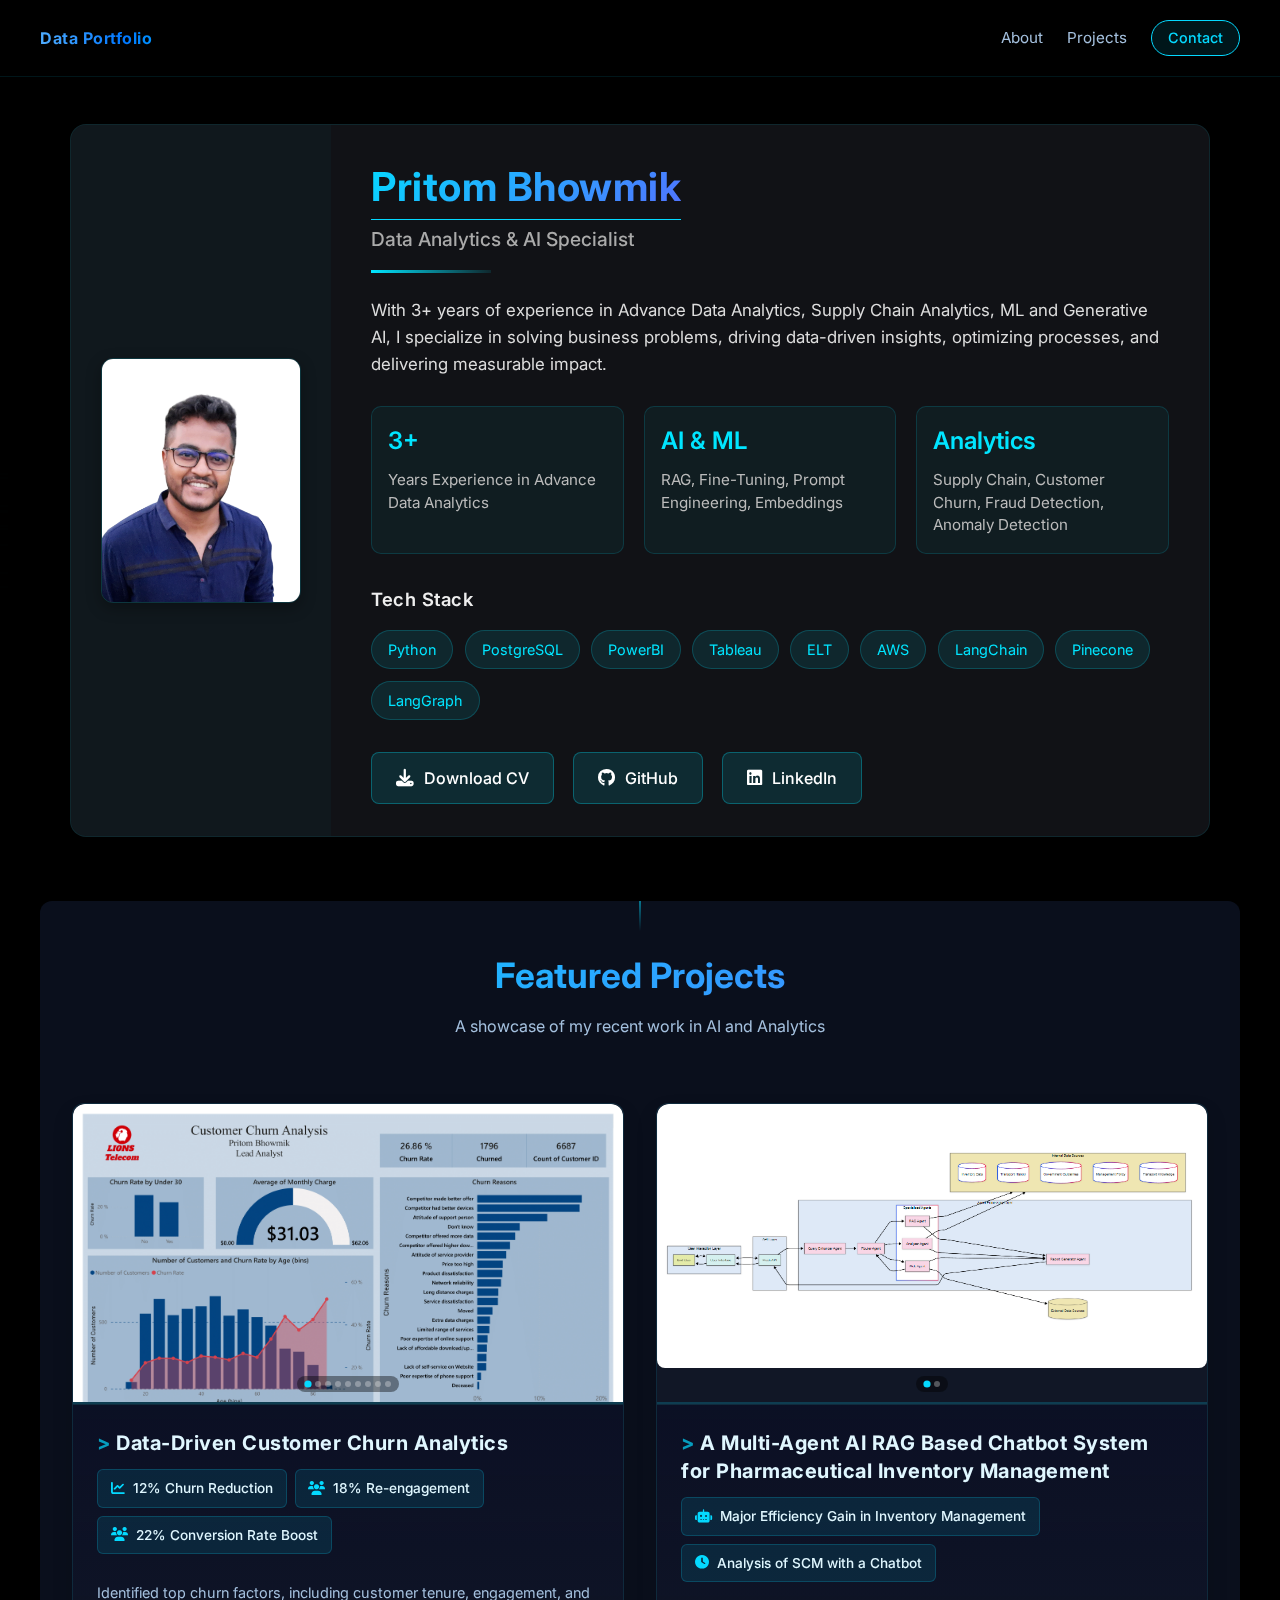
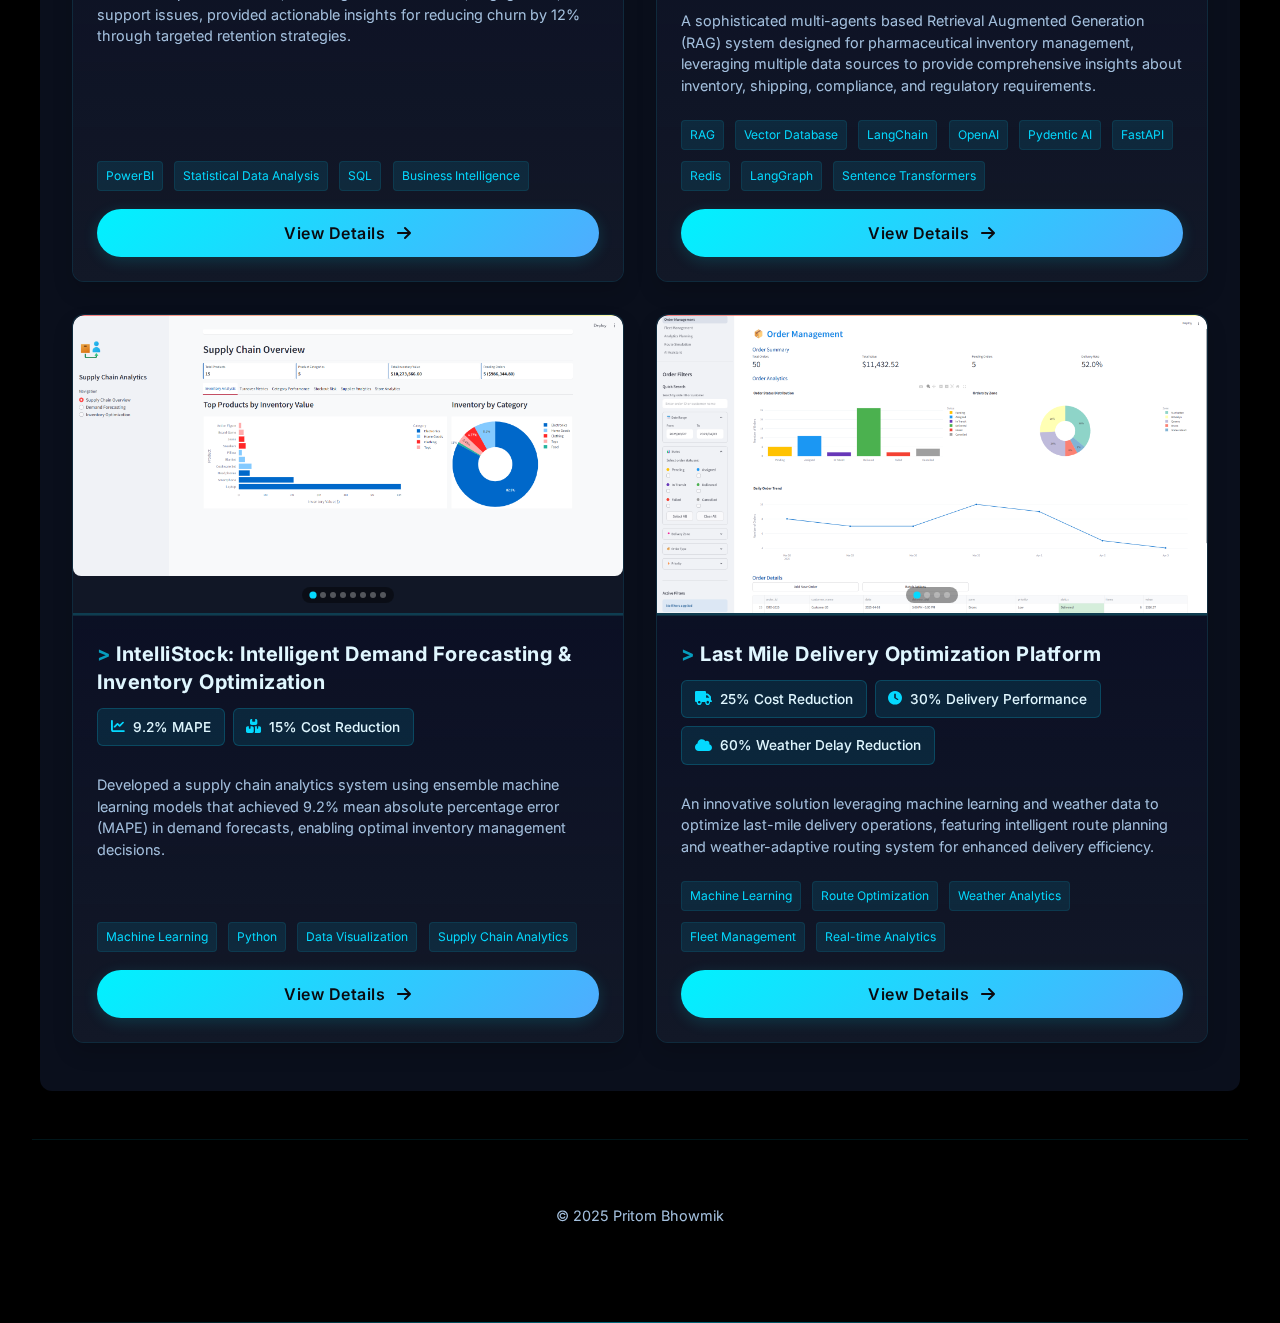
<file: index.html>
<!DOCTYPE html>
<html lang="en">
<head>
    <meta charset="UTF-8">
    <meta name="viewport" content="width=device-width, initial-scale=1.0, maximum-scale=1.0, user-scalable=no">
    <title>Pritom Bhowmik | Data Analytics & AI Specialist</title>
    <meta name="description" content="Portfolio of Pritom Bhowmik - Data Analytics & AI Specialist">
    <link rel="stylesheet" href="styles.css">
    <link rel="stylesheet" href="https://cdnjs.cloudflare.com/ajax/libs/font-awesome/6.5.1/css/all.min.css">
    <link href="https://fonts.googleapis.com/css2?family=Inter:wght@400;500;600;700&display=swap" rel="stylesheet">
    <style>
        /* Remove initial opacity settings */
        section {
            transition: opacity 0.6s ease, transform 0.6s ease;
        }

        section.in-view {
            opacity: 1;
            transform: translateY(0);
        }

        .project-image {
            width: 300px;
            height: auto;
        }

        /* Adjust image container size and add animations */
        .publication img {
            max-width: 100%;
            height: auto;
            border-radius: calc(var(--border-radius) - 4px);
            object-fit: cover;
            transition: transform var(--transition-speed) ease, box-shadow var(--transition-speed) ease;
        }

        .publication:hover img {
            transform: scale(1.05);
            box-shadow: 0 10px 20px rgba(0, 0, 0, 0.1);
        }

        .project-slider {
            position: relative;
            width: 100%;
            height: 300px;
            overflow: hidden;
            border-radius: 12px 12px 0 0;
        }

        .slider-container {
            position: relative;
            width: 100%;
            height: 100%;
        }

        .slider-image {
            position: absolute;
            top: 0;
            left: 0;
            width: 100%;
            height: 100%;
            object-fit: cover;
            opacity: 0;
            transition: opacity 0.5s ease-in-out;
        }

        .slider-image.active {
            opacity: 1;
        }

        .content {
            padding: 1.5rem;
        }

        /* Add futuristic elements */
        .hero-section::after {
            content: '';
            position: absolute;
            bottom: 0;
            left: 0;
            width: 100%;
            height: 1px;
            background: linear-gradient(90deg, transparent, var(--accent-primary), transparent);
            opacity: 0.5;
        }

        /* Add circuit patterns */
        .circuit-element {
            position: absolute;
            opacity: 0.07;
            pointer-events: none;
            z-index: 0;
        }

        .circuit-dot {
            width: 4px;
            height: 4px;
            background: var(--accent-primary);
            border-radius: 50%;
        }

        .circuit-line {
            height: 1px;
            background: var(--accent-primary);
            transform-origin: left center;
        }

        .circuit-path {
            border: 1px solid var(--accent-primary);
            border-radius: 8px;
        }

        /* Floating digital particles */
        .digital-particles {
            position: fixed;
            top: 0;
            left: 0;
            width: 100%;
            height: 100%;
            overflow: hidden;
            z-index: -1;
        }

        .particle {
            position: absolute;
            width: 2px;
            height: 2px;
            border-radius: 50%;
            background: var(--accent-primary);
            opacity: 0.2;
            animation: float 20s linear infinite;
        }

        @keyframes float {
            0% {
                transform: translateY(0) translateX(0);
                opacity: 0;
            }
            10% {
                opacity: 0.3;
            }
            90% {
                opacity: 0.3;
            }
            100% {
                transform: translateY(-100vh) translateX(20px);
                opacity: 0;
            }
        }

        /* Animated tech indicators */
        .tech-indicator {
            display: none;
        }

        @keyframes fadeInOut {
            0%, 100% { opacity: 0; }
            50% { opacity: 0; }
        }
        
        /* Enhanced project styling */
        .project-header strong {
            display: inline-block;
            position: relative;
            margin-bottom: 1rem;
            font-weight: 700;
            letter-spacing: 0.5px;
        }
        
        .project-header strong::before {
            content: '> ';
            opacity: 0.7;
            color: var(--accent-primary);
            animation: blink 1.5s infinite;
        }
        
        @keyframes blink {
            0%, 100% { opacity: 1; }
            50% { opacity: 0.2; }
        }
        
        /* Stats styling */
        .stat {
            position: relative;
            overflow: hidden;
        }
        
        .stat::after {
            display: none;
        }

        /* Add these styles for the links in the hero section */
        .links {
            display: flex;
            gap: 1rem;
            margin-top: 1.5rem;
            flex-wrap: wrap;
        }

        .links .button {
            flex: 1;
            min-width: 120px;
            padding: 0.6rem 1rem;
            margin-top: 0;
            font-size: 0.9rem;
            white-space: nowrap;
            justify-content: center;
        }

        @media (max-width: 600px) {
            .links {
                gap: 0.75rem;
            }
            
            .links .button {
                padding: 0.5rem 0.75rem;
                font-size: 0.85rem;
            }
        }

        /* Slider navigation dots */
        .slider-nav {
            position: absolute;
            bottom: 10px;
            left: 50%;
            transform: translateX(-50%);
            display: flex;
            gap: 4px;
            z-index: 10;
            background: rgba(0, 0, 0, 0.4);
            border-radius: 12px;
            padding: 5px 8px;
        }
        
        .slider-dot {
            width: 6px;
            height: 6px;
            background: rgba(255, 255, 255, 0.3);
            border-radius: 50%;
            cursor: pointer;
            transition: all 0.3s ease;
        }
        
        .slider-dot.active {
            background: var(--accent-primary);
            transform: scale(1.2);
        }
        
        /* Fix spacing below slider */
        .project-slider {
            margin-bottom: 0;
            border-radius: var(--border-radius) var(--border-radius) 0 0;
        }

        /* Enhanced Project Section */
        .publications {
            display: grid;
            grid-template-columns: repeat(auto-fit, minmax(380px, 1fr));
            gap: 2rem;
            margin-top: 2.5rem;
        }
        
        .publication {
            transform: translateY(0);
            transition: transform 0.4s cubic-bezier(0.175, 0.885, 0.32, 1.275);
            box-shadow: 0 10px 20px rgba(0,0,0,0.15);
        }
        
        .publication:hover {
            transform: translateY(-10px);
            box-shadow: 0 15px 30px rgba(0,0,0,0.25), 0 0 15px var(--glow-color);
        }
        
        .project-header strong {
            font-size: 1.25rem;
            line-height: 1.4;
            display: block;
            margin-bottom: 0.75rem;
        }
        
        .project-stats {
            margin-bottom: 1rem;
        }
        
        .project-slider {
            border-top-left-radius: var(--border-radius);
            border-top-right-radius: var(--border-radius);
            border-bottom: 2px solid rgba(4, 217, 255, 0.2);
        }
        
        .content {
            padding: 1.5rem;
            background: linear-gradient(to bottom, rgba(10, 14, 36, 0.8), var(--bg-secondary));
        }

        /* Create a more cozy hero section */
        .profile {
            display: flex;
            align-items: center;
            gap: 1.5rem;
            background: rgba(13, 17, 40, 0.7);
            border-radius: var(--border-radius);
            padding: 1.75rem;
            border: 1px solid rgba(4, 217, 255, 0.1);
            box-shadow: 0 10px 30px rgba(0, 0, 0, 0.25);
            backdrop-filter: blur(10px);
            margin-bottom: 2rem;
        }
        
        /* Warmer background overlay */
        body::after {
            content: '';
            position: fixed;
            top: 0;
            left: 0;
            width: 100%;
            height: 100%;
            background: radial-gradient(circle at 70% 90%, rgba(82, 113, 255, 0.08), transparent 60%),
                        radial-gradient(circle at 20% 20%, rgba(4, 217, 255, 0.06), transparent 70%);
            z-index: -2;
            pointer-events: none;
        }

        /* Clean up stat display */
        .stat {
            display: inline-flex;
            align-items: center;
            gap: 0.5rem;
            background: rgba(4, 217, 255, 0.1);
            padding: 0.5rem 0.8rem;
            border-radius: 6px;
            font-size: 0.85rem;
            font-weight: 500;
            color: var(--text-primary);
            border: 1px solid rgba(4, 217, 255, 0.2);
        }
        
        .stat i {
            color: var(--accent-primary);
        }

        /* High-tech background animations */
        .tech-background {
            position: fixed;
            top: 0;
            left: 0;
            width: 100%;
            height: 100%;
            pointer-events: none;
            z-index: -1;
        }
        
        /* Hexagon grid animations for empty sides */
        .hex-container {
            position: absolute;
            width: 300px;
            height: 100%;
            overflow: hidden;
            opacity: 0.15;
        }
        
        .hex-container.left {
            left: 0;
            top: 0;
        }
        
        .hex-container.right {
            right: 0;
            top: 0;
        }
        
        /* Data flow animations in background */
        .data-flow-container {
            position: absolute;
            bottom: 50px;
            left: 0;
            width: 100%;
            height: 100px;
            overflow: hidden;
            opacity: 0.1;
        }

        /* AI data matrix styling */
        .data-matrix {
            position: fixed;
            width: 300px;
            height: 100%;
            opacity: 0.05;
            pointer-events: none;
            overflow: hidden;
            z-index: -1;
        }
        
        .data-matrix.left {
            left: 50px;
            top: 0;
        }
        
        .data-matrix.right {
            right: 50px;
            top: 0;
        }
        
        .matrix-cell {
            position: absolute;
            font-family: monospace;
            font-size: 8px;
            color: var(--accent-primary);
            opacity: 0.1;
            animation: matrixFade 3s infinite alternate;
        }
        
        @keyframes matrixFade {
            0%, 100% { opacity: 0.05; }
            50% { opacity: 0.2; }
        }

        /* Neural network visualization */
        .neural-node {
            position: absolute;
            width: 6px;
            height: 6px;
            border-radius: 50%;
            background-color: rgba(4, 217, 255, 0.1);
            box-shadow: 0 0 5px rgba(4, 217, 255, 0.1);
            transition: all 0.5s ease;
            z-index: 2;
        }
        
        .neural-node.active {
            background-color: var(--accent-primary);
            box-shadow: 0 0 8px var(--accent-primary);
        }
        
        .neural-connection {
            position: absolute;
            height: 1px;
            background: rgba(4, 217, 255, 0.05);
            transform-origin: left center;
            z-index: 1;
        }
        
        .active-connection {
            position: relative;
            overflow: hidden;
        }
        
        .active-connection::after {
            content: '';
            position: absolute;
            top: 0;
            left: -20%;
            width: 20%;
            height: 100%;
            background: linear-gradient(90deg, transparent, var(--accent-primary), transparent);
            animation: flowData 3s linear infinite;
        }
        
        @keyframes flowData {
            0% { left: -20%; }
            100% { left: 100%; }
        }
        
        /* Analytics visualization */
        .analytics-axis {
            position: absolute;
            background-color: rgba(4, 217, 255, 0.3);
        }
        
        .x-axis {
            bottom: 0;
            left: 0;
            width: 100%;
            height: 1px;
        }
        
        .y-axis {
            top: 0;
            left: 0;
            width: 1px;
            height: 100%;
        }
        
        .analytics-point {
            position: absolute;
            width: 4px;
            height: 4px;
            border-radius: 50%;
            background-color: var(--accent-primary);
            transform: translate(-50%, -50%);
            box-shadow: 0 0 4px var(--accent-primary);
        }
        
        .analytics-path {
            stroke-dasharray: 500;
            stroke-dashoffset: 500;
            animation: drawLine 3s forwards ease-out;
        }
        
        @keyframes drawLine {
            to { stroke-dashoffset: 0; }
        }
        
        .analytics-indicator {
            position: absolute;
            width: 8px;
            height: 8px;
            border-radius: 50%;
            background-color: var(--accent-secondary);
            transform: translate(-50%, -50%);
            box-shadow: 0 0 10px var(--accent-secondary);
            z-index: 3;
            transition: all 0.5s ease-in-out;
        }
        
        /* Data flow */
        .data-stream {
            position: absolute;
            width: 100%;
            background: linear-gradient(90deg, transparent, rgba(4, 217, 255, 0.05), transparent);
        }
        
        .data-packet {
            position: absolute;
            width: 8px;
            height: 2px;
            background-color: var(--accent-primary);
            border-radius: 2px;
            animation: flowPacket 5s infinite linear;
        }
        
        @keyframes flowPacket {
            0% { left: -10px; opacity: 0; }
            10% { opacity: 1; }
            90% { opacity: 1; }
            100% { left: 100vw; opacity: 0; }
        }
        
        /* AI Algorithm styling */
        .ai-algorithm {
            position: fixed;
            font-family: 'Consolas', monospace;
            font-size: 8px;
            color: rgba(4, 217, 255, 0.5);
            line-height: 1.3;
            background-color: rgba(5, 10, 20, 0.3);
            padding: 10px;
            border-radius: 4px;
            border-left: 2px solid var(--accent-primary);
            max-width: 300px;
            max-height: 200px;
            overflow: hidden;
            white-space: pre;
            opacity: 0.12;
            box-shadow: 0 2px 10px rgba(0, 0, 0, 0.3);
            z-index: -1;
        }
        
        .ai-algorithm .keyword { color: #ff79c6; }
        .ai-algorithm .function { color: #8be9fd; }
        .ai-algorithm .string { color: #f1fa8c; }
        .ai-algorithm .number { color: #bd93f9; }
        .ai-algorithm .bracket { color: #f8f8f2; }

        .projects-grid {
            display: grid;
            grid-template-columns: repeat(auto-fit, minmax(300px, 1fr));
            gap: 2rem;
            margin-top: 2rem;
        }

        .project-card {
            background: var(--card-bg);
            border-radius: var(--border-radius);
            overflow: hidden;
            transition: transform 0.3s ease, box-shadow 0.3s ease;
            border: 1px solid var(--border-color);
        }

        .project-card:hover {
            transform: translateY(-5px);
            box-shadow: 0 10px 20px rgba(0, 0, 0, 0.1);
        }

        .project-image {
            width: 100%;
            height: 200px;
            object-fit: cover;
        }

        /* Profile Card Styles */
        .hero-container {
            padding-left: 0.5rem;
            padding-right: 0.5rem;
            max-width: 1400px;
        }
        
        .profile-card {
            background: #111216;
            border-radius: 16px;
            box-shadow: 0 10px 30px rgba(0, 0, 0, 0.4);
            margin: 1.5rem auto;
            overflow: hidden;
            max-width: 100%;
            border: 1px solid rgba(0, 229, 255, 0.1);
        }

        .profile-content {
            display: flex;
            padding: 0;
        }

        .profile-image {
            flex: 0 0 auto;
            width: 260px;
            padding: 0;
            margin: 0;
            position: relative;
            display: flex;
            align-items: center;
            justify-content: center;
            background: rgba(0, 229, 255, 0.03);
        }

        .profile-image img {
            width: 200px;
            height: auto;
            display: block;
            border-radius: 12px;
            margin: 1.5rem;
            box-shadow: 0 5px 15px rgba(0, 0, 0, 0.3);
            border: 1px solid rgba(0, 229, 255, 0.15);
        }

        .profile-info {
            flex: 1;
            padding: 2rem 2.5rem;
            color: #fff;
        }

        .profile-name {
            color: #00E5FF;
            font-size: 2.5rem;
            margin: 0 0 0.5rem 0;
            font-weight: 700;
            letter-spacing: 0.5px;
        }

        .profile-title {
            color: #aaa;
            font-size: 1.2rem;
            margin: 0 0 1rem 0;
            font-weight: 500;
        }

        .profile-divider {
            width: 120px;
            height: 3px;
            background: linear-gradient(90deg, #00E5FF, rgba(0,229,255,0.1));
            margin: 1rem 0 1.5rem;
        }

        .profile-description {
            color: #ddd;
            line-height: 1.6;
            margin-bottom: 1.8rem;
            font-size: 1.05rem;
        }

        .stats-grid {
            display: flex;
            gap: 1.2rem;
            flex-wrap: wrap;
            margin: 1.5rem 0;
        }

        .stat-box {
            flex: 1;
            min-width: 170px;
            background: rgba(0, 229, 255, 0.05);
            padding: 1rem;
            border-radius: 10px;
            border: 1px solid rgba(0, 229, 255, 0.15);
            transition: transform 0.2s ease, box-shadow 0.2s ease;
        }
        
        .stat-box:hover {
            transform: translateY(-3px);
            box-shadow: 0 5px 15px rgba(0, 0, 0, 0.2);
            background: rgba(0, 229, 255, 0.08);
        }

        .stat-title {
            font-size: 1.5rem;
            font-weight: 600;
            color: #00E5FF;
            margin-bottom: 0.6rem;
        }

        .stat-description {
            font-size: 0.95rem;
            color: #bbb;
            line-height: 1.5;
        }

        .tech-stack-section {
            margin: 2rem 0;
        }

        .tech-stack-section h3 {
            font-size: 1.15rem;
            color: #eee;
            margin-bottom: 1rem;
            font-weight: 600;
        }

        .tech-tags {
            display: flex;
            flex-wrap: wrap;
            gap: 0.7rem;
        }

        .tech-pill {
            background: rgba(0, 229, 255, 0.1);
            color: #00E5FF;
            padding: 0.5rem 1rem;
            border-radius: 50px;
            font-size: 0.9rem;
            display: inline-flex;
            align-items: center;
            border: 1px solid rgba(0, 229, 255, 0.2);
            transition: all 0.2s ease;
        }
        
        .tech-pill:hover {
            background: rgba(0, 229, 255, 0.2);
            transform: translateY(-2px);
            box-shadow: 0 3px 10px rgba(0, 0, 0, 0.2);
        }

        .profile-buttons {
            display: flex;
            gap: 1.2rem;
            margin-top: 2rem;
            flex-wrap: wrap;
        }

        .profile-button {
            background: rgba(0, 229, 255, 0.12);
            color: #fff;
            border: 1px solid rgba(0, 229, 255, 0.3);
            padding: 0.8rem 1.5rem;
            border-radius: 8px;
            text-decoration: none;
            display: inline-flex;
            align-items: center;
            gap: 0.6rem;
            font-weight: 500;
            transition: all 0.2s ease;
            font-size: 1rem;
        }

        .profile-button:hover {
            background: rgba(0, 229, 255, 0.25);
            transform: translateY(-3px);
            box-shadow: 0 5px 15px rgba(0, 0, 0, 0.25);
        }

        .profile-button i {
            font-size: 1.1rem;
        }

        @media (max-width: 1200px) {
            .profile-info {
                padding: 2rem;
            }
        }
        
        @media (max-width: 992px) {
            .stat-box {
                min-width: 150px;
            }
        }
        
        @media (max-width: 768px) {
            .profile-content {
                flex-direction: column;
            }
            
            .profile-image {
                text-align: center;
            }
            
            .profile-image img {
                margin: 2rem auto;
            }
            
            .profile-info {
                padding: 1.5rem;
            }
            
            .stat-box {
                min-width: 100%;
            }
        }

        /* Add animation for the logo */
        @keyframes gradientAnimation {
            0% { background-position: 0% 50%; }
            50% { background-position: 100% 50%; }
            100% { background-position: 0% 50%; }
        }
        
        .animated-logo a {
            background: linear-gradient(270deg, #00f2fe, #4facfe, #00c4ff, #0077ff, #4facfe);
            background-size: 300% 300%;
            -webkit-background-clip: text;
            -webkit-text-fill-color: transparent;
            animation: gradientAnimation 8s ease infinite;
            font-weight: 700;
            letter-spacing: 0.5px;
            position: relative;
            display: inline-block;
            transition: transform 0.3s ease;
        }
        
        .animated-logo a:hover {
            transform: scale(1.05);
        }
        
        .animated-logo a::after {
            content: '';
            position: absolute;
            bottom: -5px;
            left: 0;
            width: 100%;
            height: 2px;
            background: linear-gradient(90deg, #00f2fe, #4facfe);
            transform: scaleX(0);
            transform-origin: right;
            transition: transform 0.3s ease;
        }
        
        .animated-logo a:hover::after {
            transform: scaleX(1);
            transform-origin: left;
        }

        /* Enhanced View Details Button Styling */
        .view-details-btn {
            display: inline-flex;
            align-items: center;
            justify-content: center;
            gap: 12px;
            background: linear-gradient(135deg, #00f2fe, #4facfe);
            color: #0a0a0f;
            padding: 12px 20px;
            border-radius: 50px;
            font-weight: 600;
            text-decoration: none;
            transition: all 0.3s cubic-bezier(0.175, 0.885, 0.32, 1.275);
            border: none;
            box-shadow: 0 4px 15px rgba(0, 242, 254, 0.15);
            position: relative;
            overflow: hidden;
            margin-top: 10px;
            letter-spacing: 0.5px;
        }
        
        .view-details-btn:hover {
            transform: translateY(-3px) scale(1.03);
            box-shadow: 0 8px 25px rgba(0, 242, 254, 0.25);
        }
        
        .view-details-btn:active {
            transform: translateY(1px);
        }
        
        .view-details-btn i {
            transition: transform 0.3s ease;
        }
        
        .view-details-btn:hover i {
            transform: translateX(5px);
        }
        
        .view-details-btn::before {
            content: '';
            position: absolute;
            top: 0;
            left: -100%;
            width: 100%;
            height: 100%;
            background: linear-gradient(90deg, transparent, rgba(255, 255, 255, 0.2), transparent);
            transition: left 0.7s ease;
        }
        
        .view-details-btn:hover::before {
            left: 100%;
        }
    </style>
</head>
<body>
    <!-- Remove digital particles background -->
    <!-- <div class="digital-particles" id="particles"></div> -->

    <div class="page-wrapper">
        <!-- Navigation -->
        <nav class="navbar">
            <div class="nav-content">
                <div class="logo animated-logo">
                    <a href="index.html">Data Portfolio</a>
                </div>
                <button class="mobile-menu-btn">
                    <i class="fas fa-bars"></i>
                </button>
                <div class="nav-links">
                    <a href="#about" class="nav-link">About</a>
                    <a href="#projects" class="nav-link">Projects</a>
                    <a href="https://linkedin.com/in/bhowmikpritom" class="contact-btn" target="_blank" rel="noopener noreferrer">Contact</a>
                </div>
            </div>
        </nav>

        <!-- Hero Section -->
        <section class="hero-section" id="about">
            <div class="container hero-container">
                <div class="profile-card">
                    <div class="profile-content">
                        <div class="profile-image">
                            <img src="assets/pritom.png" alt="Pritom Bhowmik">
                        </div>
                        <div class="profile-info">
                            <h1 class="profile-name">Pritom Bhowmik</h1>
                            <h2 class="profile-title">Data Analytics & AI Specialist</h2>
                            <div class="profile-divider"></div>
                            <p class="profile-description">With 3+ years of experience in Advance Data Analytics, Supply Chain Analytics, ML and Generative AI, I specialize in solving business problems, driving data-driven insights, optimizing processes, and delivering measurable impact.</p>
                            
                            <div class="stats-grid">
                                <div class="stat-box">
                                    <div class="stat-title">3+</div>
                                    <div class="stat-description">Years Experience in Advance Data Analytics</div>
                                </div>
                                <div class="stat-box">
                                    <div class="stat-title">AI & ML</div>
                                    <div class="stat-description">RAG, Fine-Tuning, Prompt Engineering, Embeddings</div>
                                </div>
                                <div class="stat-box">
                                    <div class="stat-title">Analytics</div>
                                    <div class="stat-description">Supply Chain, Customer Churn, Fraud Detection, Anomaly Detection</div>
                                </div>
                            </div>
                            
                            <div class="tech-stack-section">
                                <h3>Tech Stack</h3>
                                <div class="tech-tags">
                                    <span class="tech-pill">Python</span>
                                    <span class="tech-pill">PostgreSQL</span>
                                    <span class="tech-pill">PowerBI</span>
                                    <span class="tech-pill">Tableau</span>
                                    <span class="tech-pill">ELT</span>
                                    <span class="tech-pill">AWS</span>
                                    <span class="tech-pill">LangChain</span>
                                    <span class="tech-pill">Pinecone</span>
                                    <span class="tech-pill">LangGraph</span>
                                </div>
                            </div>
                            
                            <div class="profile-buttons">
                                <a href="assets/resume.pdf" class="profile-button" target="_blank">
                                    <i class="fas fa-download"></i> Download CV
                                </a>
                                <a href="https://github.com/pritom02bh" class="profile-button" target="_blank">
                                    <i class="fab fa-github"></i> GitHub
                                </a>
                                <a href="https://linkedin.com/in/bhowmikpritom" class="profile-button" target="_blank">
                                    <i class="fab fa-linkedin"></i> LinkedIn
                                </a>
                            </div>
                        </div>
                    </div>
                </div>
            </div>
        </section>

        <!-- Projects Section -->
        <section id="projects" class="main-content">
            <h2>Featured Projects</h2>
            <p class="section-subtitle">A showcase of my recent work in AI and Analytics</p>
            
            <div class="publications">
                <!-- First Row - Project 1 -->
                <div class="publication fade-in" data-category="analytics">
                    <div class="project-slider">
                        <div class="slider-container">
                            <img src="assets/project1/1.png" alt="Customer Churn Analytics Dashboard" class="slider-image active">
                            <img src="assets/project1/2.png" alt="Churn Prediction Model" class="slider-image">
                            <img src="assets/project1/3.png" alt="Analytics Results" class="slider-image">
                            <img src="assets/project1/4.png" alt="Analytics Dashboard" class="slider-image">
                            <img src="assets/project1/5.png" alt="Data Visualization" class="slider-image">
                            <img src="assets/project1/6.png" alt="Predictive Models" class="slider-image">
                            <img src="assets/project1/7.png" alt="Performance Metrics" class="slider-image">
                            <img src="assets/project1/8.png" alt="Customer Insights" class="slider-image">
                            <img src="assets/project1/9.png" alt="Analysis Results" class="slider-image">
                        </div>
                        <div class="slider-nav">
                            <span class="slider-dot active"></span>
                            <span class="slider-dot"></span>
                            <span class="slider-dot"></span>
                            <span class="slider-dot"></span>
                            <span class="slider-dot"></span>
                            <span class="slider-dot"></span>
                            <span class="slider-dot"></span>
                            <span class="slider-dot"></span>
                            <span class="slider-dot"></span>
                        </div>
                    </div>
                    <div class="content">
                        <div class="project-header">
                            <strong>Data-Driven Customer Churn Analytics</strong>
                            <div class="project-stats">
                                <span class="stat"><i class="fas fa-chart-line"></i> 12% Churn Reduction</span>
                                <span class="stat"><i class="fas fa-users"></i> 18% Re-engagement</span>
                                <span class="stat"><i class="fas fa-users"></i> 22% Conversion Rate Boost</span>
                            </div>
                        </div>
                        <p>Identified top churn factors, including customer tenure, engagement, and support issues, provided actionable insights for 
                           reducing churn by 12% through targeted retention strategies.</p>
                        <div class="tech-tags">
                            <span class="tech-tag">PowerBI</span>
                            <span class="tech-tag">Statistical Data Analysis</span>
                            <span class="tech-tag">SQL</span>
                            <span class="tech-tag">Business Intelligence</span>
                        </div>
                        <a href="project_one.html" class="view-details-btn">View Details <i class="fas fa-arrow-right"></i></a>
                    </div>
                </div>

                <!-- First Row - Project 2 -->
                <div class="publication fade-in" data-category="ai supply-chain">
                    <div class="project-slider">
                        <div class="slider-container">
                            <img src="assets/project2/1.png" alt="RAG-CAG Chatbot Interface" class="slider-image active">
                            <img src="assets/project2/project2.png" alt="Pharmaceutical Inventory Management" class="slider-image">
                        </div>
                        <div class="slider-nav">
                            <span class="slider-dot active"></span>
                            <span class="slider-dot"></span>
                        </div>
                    </div>
                    <div class="content">
                        <div class="project-header">
                            <strong>A Multi-Agent AI RAG Based Chatbot System for Pharmaceutical Inventory Management</strong>
                            <div class="project-stats">
                                <span class="stat"><i class="fas fa-robot"></i> Major Efficiency Gain in Inventory Management</span>
                                <span class="stat"><i class="fas fa-clock"></i> Analysis of SCM with a Chatbot</span>
                            </div>
                        </div>
                        <p>A sophisticated multi-agents based Retrieval Augmented Generation (RAG) system designed for pharmaceutical inventory management, leveraging multiple data sources to provide comprehensive insights about inventory, shipping, compliance, and regulatory requirements.</p>
                        <div class="tech-tags">
                            <span class="tech-tag">RAG</span>
                            <span class="tech-tag">Vector Database</span>
                            <span class="tech-tag">LangChain</span>
                            <span class="tech-tag">OpenAI</span>
                            <span class="tech-tag">Pydentic AI</span>
                            <span class="tech-tag">FastAPI</span>
                            <span class="tech-tag">Redis</span>
                            <span class="tech-tag">LangGraph</span>
                            <span class="tech-tag">Sentence Transformers</span>
                        </div>
                        <a href="project_two.html" class="view-details-btn">View Details <i class="fas fa-arrow-right"></i></a>
                    </div>
                </div>

                <!-- Second Row - Project 3 -->
                <div class="publication fade-in" data-category="ai supply-chain">
                    <div class="project-slider">
                        <div class="slider-container">
                            <img src="assets/project3/1.png" alt="IntelliStock Dashboard Overview" class="slider-image active">
                            <img src="assets/project3/2.png" alt="Demand Forecasting Models" class="slider-image">
                            <img src="assets/project3/3.png" alt="Inventory Optimization Analytics" class="slider-image">
                            <img src="assets/project3/4.png" alt="Reorder Point Calculation" class="slider-image">
                            <img src="assets/project3/5.png" alt="Supply Chain Performance Metrics" class="slider-image">
                            <img src="assets/project3/6.png" alt="Economic Order Quantity Analysis" class="slider-image">
                            <img src="assets/project3/7.png" alt="Inventory Forecasting Results" class="slider-image">
                            <img src="assets/project3/8.png" alt="Supply Chain Analytics Dashboard" class="slider-image">
                        </div>
                        <div class="slider-nav">
                            <span class="slider-dot active"></span>
                            <span class="slider-dot"></span>
                            <span class="slider-dot"></span>
                            <span class="slider-dot"></span>
                            <span class="slider-dot"></span>
                            <span class="slider-dot"></span>
                            <span class="slider-dot"></span>
                            <span class="slider-dot"></span>
                        </div>
                    </div>
                    <div class="content">
                        <div class="project-header">
                            <strong>IntelliStock: Intelligent Demand Forecasting & Inventory Optimization</strong>
                            <div class="project-stats">
                                <span class="stat"><i class="fas fa-chart-line"></i> 9.2% MAPE</span>
                                <span class="stat"><i class="fas fa-boxes"></i> 15% Cost Reduction</span>
                            </div>
                        </div>
                        <p>Developed a supply chain analytics system using ensemble machine learning models that achieved 9.2% mean absolute percentage error (MAPE) in demand forecasts, enabling optimal inventory management decisions.</p>
                        <div class="tech-tags">
                            <span class="tech-tag">Machine Learning</span>
                            <span class="tech-tag">Python</span>
                            <span class="tech-tag">Data Visualization</span>
                            <span class="tech-tag">Supply Chain Analytics</span>
                        </div>
                        <a href="project_three.html" class="view-details-btn">View Details <i class="fas fa-arrow-right"></i></a>
                    </div>
                </div>

                <!-- Second Row - Project 4 -->
                <div class="publication fade-in" data-category="analytics supply-chain">
                    <div class="project-slider">
                        <div class="slider-container">
                            <img src="assets/project4/Screenshot (2).png" alt="Last Mile Delivery Platform" class="slider-image active">
                            <img src="assets/project4/Screenshot (3).png" alt="Last Mile Delivery Platform" class="slider-image">
                            <img src="assets/project4/Screenshot (4).png" alt="Last Mile Delivery Platform" class="slider-image">
                            <img src="assets/project4/Screenshot (5).png" alt="Last Mile Delivery Platform" class="slider-image">
                        </div>
                        <div class="slider-nav">
                            <span class="slider-dot active"></span>
                            <span class="slider-dot"></span>
                            <span class="slider-dot"></span>
                            <span class="slider-dot"></span>
                        </div>
                    </div>
                    <div class="content">
                        <div class="project-header">
                            <strong>Last Mile Delivery Optimization Platform</strong>
                            <div class="project-stats">
                                <span class="stat"><i class="fas fa-truck"></i> 25% Cost Reduction</span>
                                <span class="stat"><i class="fas fa-clock"></i> 30% Delivery Performance</span>
                                <span class="stat"><i class="fas fa-cloud"></i> 60% Weather Delay Reduction</span>
                            </div>
                        </div>
                        <p>An innovative solution leveraging machine learning and weather data to optimize last-mile delivery operations, featuring intelligent route planning and weather-adaptive routing system for enhanced delivery efficiency.</p>
                        <div class="tech-tags">
                            <span class="tech-tag">Machine Learning</span>
                            <span class="tech-tag">Route Optimization</span>
                            <span class="tech-tag">Weather Analytics</span>
                            <span class="tech-tag">Fleet Management</span>
                            <span class="tech-tag">Real-time Analytics</span>
                        </div>
                        <a href="project_four.html" class="view-details-btn">View Details <i class="fas fa-arrow-right"></i></a>
                    </div>
                </div>
            </div>
        </section>

        <!-- Footer -->
        <footer>
            <div class="container">
                <p>&copy; 2025 Pritom Bhowmik</p>
            </div>
        </footer>
    </div>

    <!-- Add advanced animations to empty areas -->
    <div class="tech-background">
        <!-- Remove hex containers and binary rain -->
        
        <!-- Keep and enhance neural network visualization -->
        <div class="neural-network-container" id="neural-network"></div>
        
        <!-- Keep AI data flow visualization -->
        <div class="data-flow-container"></div>
        
        <!-- Add dedicated analytics visualization -->
        <div class="analytics-visualization" id="analytics-viz"></div>
        
        <!-- Keep AI algorithm patterns -->
        <div id="algorithm-snippets"></div>
    </div>

    <script>
        document.addEventListener('DOMContentLoaded', function() {
            // Mobile menu toggle
            const mobileMenuBtn = document.querySelector('.mobile-menu-btn');
            const navLinks = document.querySelector('.nav-links');
            
            if (mobileMenuBtn) {
                mobileMenuBtn.addEventListener('click', function() {
                    navLinks.classList.toggle('active');
                });
            }
            
            // Close mobile menu when clicking on a link
            const navItems = document.querySelectorAll('.nav-links a');
            navItems.forEach(item => {
                item.addEventListener('click', function() {
                    navLinks.classList.remove('active');
                });
            });
            
            // Close mobile menu when clicking outside
            document.addEventListener('click', function(e) {
                if (!e.target.closest('.navbar') && navLinks.classList.contains('active')) {
                    navLinks.classList.remove('active');
                }
            });
            
            // Project Image Slider
            const sliders = document.querySelectorAll('.project-slider');
            
            sliders.forEach(slider => {
                const images = slider.querySelectorAll('.slider-image');
                const dots = slider.querySelectorAll('.slider-dot');
                let currentIndex = 0;
                
                // Show initial images
                images.forEach((img, index) => {
                    if (index === 0) {
                        img.classList.add('active');
                    } else {
                        img.classList.remove('active');
                    }
                });
                
                function showImage(index) {
                    images.forEach((img, i) => {
                        if (i === index) {
                            img.classList.add('active');
                        } else {
                            img.classList.remove('active');
                        }
                    });
                    
                    dots.forEach((dot, i) => {
                        if (i === index) {
                            dot.classList.add('active');
                        } else {
                            dot.classList.remove('active');
                        }
                    });
                    
                    currentIndex = index;
                }
                
                function nextImage() {
                    currentIndex = (currentIndex + 1) % images.length;
                    showImage(currentIndex);
                }
                
                // Set up navigation dots
                dots.forEach((dot, index) => {
                    dot.addEventListener('click', () => {
                        showImage(index);
                    });
                });
                
                // Auto advance the slider
                setInterval(nextImage, 4000);
            });

            // Project Filtering
            const filterBtns = document.querySelectorAll('.filter-btn');
            const projects = document.querySelectorAll('.publication');
            
            filterBtns.forEach(btn => {
                btn.addEventListener('click', () => {
                    filterBtns.forEach(b => b.classList.remove('active'));
                    btn.classList.add('active');
                    
                    const filter = btn.dataset.filter;
                    projects.forEach(project => {
                        if (filter === 'all' || project.dataset.category.includes(filter)) {
                            project.style.display = 'flex';
                        } else {
                            project.style.display = 'none';
                        }
                    });
                });
            });

            // Initialize all sections as visible
            const sections = document.querySelectorAll('section');
            
            const revealSection = (entries, observer) => {
                entries.forEach(entry => {
                    if (entry.isIntersecting) {
                        entry.target.classList.add('in-view');
                        observer.unobserve(entry.target);
                    }
                });
            };

            const sectionObserver = new IntersectionObserver(revealSection, {
                root: null,
                threshold: 0.15
            });

            sections.forEach(section => {
                section.style.opacity = '0';
                sectionObserver.observe(section);
            });

            // Create enhanced neural network visualization
            function createNeuralNetwork() {
                const container = document.getElementById('neural-network');
                container.style.position = 'fixed';
                container.style.top = '0';
                container.style.left = '0';
                container.style.width = '100%';
                container.style.height = '100%';
                container.style.zIndex = '-1';
                container.style.pointerEvents = 'none';
                
                // Create layers array - define network architecture
                const layers = [8, 14, 10, 6]; // Input, hidden, hidden, output
                const layerPositions = [
                    { x: 10, width: 15 },  // Left side
                    { x: 30, width: 15 },  // Middle-left
                    { x: 70, width: 15 },  // Middle-right
                    { x: 90, width: 15 }   // Right side
                ];
                
                const nodes = [];
                
                // Create network nodes
                layers.forEach((nodeCount, layerIndex) => {
                    const layerNodes = [];
                    
                    for (let i = 0; i < nodeCount; i++) {
                        const node = document.createElement('div');
                        node.classList.add('neural-node');
                        
                        // Position nodes
                        const xPos = layerPositions[layerIndex].x;
                        const yPos = 20 + (60 * i / (nodeCount - 1)); // Distribute nodes vertically
                        
                        node.style.left = `${xPos}vw`;
                        node.style.top = `${yPos}vh`;
                        
                        // Randomize animation
                        node.style.animationDelay = `${Math.random() * 4}s`;
                        
                        // Add activation value - some active, some not
                        const isActive = Math.random() > 0.5;
                        if (isActive) {
                            node.classList.add('active');
                        }
                        
                        container.appendChild(node);
                        layerNodes.push({ element: node, x: xPos, y: yPos, active: isActive });
                    }
                    
                    nodes.push(layerNodes);
                });
                
                // Create connections between layers
                for (let layerIndex = 0; layerIndex < layers.length - 1; layerIndex++) {
                    const currentLayer = nodes[layerIndex];
                    const nextLayer = nodes[layerIndex + 1];
                    
                    // Connect each node to all nodes in next layer
                    currentLayer.forEach(sourceNode => {
                        nextLayer.forEach(targetNode => {
                            const connection = document.createElement('div');
                            connection.classList.add('neural-connection');
                            
                            // Calculate connection geometry
                            const x1 = parseFloat(sourceNode.x);
                            const y1 = parseFloat(sourceNode.y);
                            const x2 = parseFloat(targetNode.x);
                            const y2 = parseFloat(targetNode.y);
                            
                            const length = Math.sqrt(Math.pow(x2 - x1, 2) + Math.pow(y2 - y1, 2));
                            const angle = Math.atan2(y2 - y1, x2 - x1) * 180 / Math.PI;
                            
                            // Set connection properties
                            connection.style.width = `${length}vw`;
                            connection.style.left = `${x1}vw`;
                            connection.style.top = `${y1}vh`;
                            connection.style.transform = `rotate(${angle}deg)`;
                            
                            // Add data flowing effect if both nodes are active
                            if (sourceNode.active && targetNode.active) {
                                connection.classList.add('active-connection');
                                connection.style.animationDelay = `${Math.random() * 3}s`;
                            }
                            
                            container.appendChild(connection);
                        });
                    });
                }
                
                // Animate node activity periodically
                setInterval(() => {
                    document.querySelectorAll('.neural-node').forEach(node => {
                        if (Math.random() > 0.8) {
                            node.classList.toggle('active');
                        }
                    });
                    
                    document.querySelectorAll('.neural-connection').forEach(conn => {
                        if (Math.random() > 0.9) {
                            conn.classList.toggle('active-connection');
                        }
                    });
                }, 2000);
            }
            
            // Create data analytics visualization
            function createAnalyticsVisualization() {
                const container = document.getElementById('analytics-viz');
                container.style.position = 'fixed';
                container.style.bottom = '10vh';
                container.style.right = '5vw';
                container.style.width = '300px';
                container.style.height = '200px';
                container.style.zIndex = '-1';
                container.style.opacity = '0.12';
                
                // Create chart axes
                const xAxis = document.createElement('div');
                xAxis.classList.add('analytics-axis', 'x-axis');
                container.appendChild(xAxis);
                
                const yAxis = document.createElement('div');
                yAxis.classList.add('analytics-axis', 'y-axis');
                container.appendChild(yAxis);
                
                // Add data series - line chart
                const lineSeries = document.createElement('div');
                lineSeries.classList.add('analytics-line');
                
                // Create SVG path for the line
                const svg = document.createElementNS('http://www.w3.org/2000/svg', 'svg');
                svg.setAttribute('width', '100%');
                svg.setAttribute('height', '100%');
                svg.style.position = 'absolute';
                svg.style.top = '0';
                svg.style.left = '0';
                
                const path = document.createElementNS('http://www.w3.org/2000/svg', 'path');
                path.setAttribute('stroke', 'var(--accent-primary)');
                path.setAttribute('stroke-width', '1.5');
                path.setAttribute('fill', 'none');
                
                // Generate random data points for the chart
                const points = [];
                for (let i = 0; i < 10; i++) {
                    points.push([i * 10, 20 + Math.random() * 60]);
                }
                
                // Convert points to SVG path
                let pathData = `M ${points[0][0]} ${100 - points[0][1]}`;
                for (let i = 1; i < points.length; i++) {
                    pathData += ` L ${points[i][0]} ${100 - points[i][1]}`;
                }
                
                path.setAttribute('d', pathData);
                path.classList.add('analytics-path');
                
                svg.appendChild(path);
                container.appendChild(svg);
                
                // Add data points
                points.forEach(([x, y]) => {
                    const dataPoint = document.createElement('div');
                    dataPoint.classList.add('analytics-point');
                    dataPoint.style.left = `${x}%`;
                    dataPoint.style.top = `${100 - y}%`;
                    container.appendChild(dataPoint);
                });
                
                // Add moving indicator - real-time analysis visualization
                const indicator = document.createElement('div');
                indicator.classList.add('analytics-indicator');
                container.appendChild(indicator);
                
                // Animate the indicator
                let position = 0;
                setInterval(() => {
                    position = (position + 1) % points.length;
                    indicator.style.left = `${points[position][0]}%`;
                    indicator.style.top = `${100 - points[position][1]}%`;
                }, 1000);
            }
            
            // Create data flow animation - simplified and more focused
            function createDataFlow() {
                const container = document.querySelector('.data-flow-container');
                container.style.position = 'fixed';
                container.style.top = '50vh';
                container.style.left = '0';
                container.style.width = '100%';
                container.style.height = '150px';
                container.style.pointerEvents = 'none';
                container.style.zIndex = '-1';
                container.style.opacity = '0.15';
                
                // Create data streams
                for (let i = 0; i < 10; i++) {
                    const stream = document.createElement('div');
                    stream.classList.add('data-stream');
                    
                    // Vary stream properties
                    const height = 1 + Math.random() * 2;
                    const yPos = Math.random() * 100;
                    const speed = 4 + Math.random() * 6;
                    const delay = Math.random() * 5;
                    
                    stream.style.height = `${height}px`;
                    stream.style.top = `${yPos}%`;
                    stream.style.animationDuration = `${speed}s`;
                    stream.style.animationDelay = `${delay}s`;
                    
                    container.appendChild(stream);
                    
                    // Add data packets to streams
                    for (let j = 0; j < 3; j++) {
                        const packet = document.createElement('div');
                        packet.classList.add('data-packet');
                        packet.style.animationDuration = `${speed}s`;
                        packet.style.animationDelay = `${delay + j * speed/3}s`;
                        packet.style.top = `${yPos}%`;
                        
                        container.appendChild(packet);
                    }
                }
            }
            
            // Create AI algorithm snippets - keep but enhance
            function createAIAlgorithmSnippets() {
                const container = document.getElementById('algorithm-snippets');
                container.style.position = 'fixed';
                container.style.top = '20vh';
                container.style.left = '5vw';
                container.style.zIndex = '-1';
                
                const algorithms = [
                    "function neuralNet(x) {\n  let h1 = relu(W1.dot(x) + b1);\n  let h2 = relu(W2.dot(h1) + b2);\n  return softmax(W3.dot(h2) + b3);\n}",
                    
                    "class GradientBoosting {\n  fit(X, y) {\n    this.trees = [];\n    let residuals = y;\n    \n    for(let i=0; i<this.n_trees; i++) {\n      let tree = new DecisionTree();\n      tree.fit(X, residuals);\n      this.trees.push(tree);\n      \n      // Update residuals\n      let preds = tree.predict(X);\n      residuals = residuals.sub(preds.mul(this.lr));\n    }\n  }\n}",
                    
                    "def transformer_encoder(x):\n  # Multi-head attention\n  attn_output = multi_head_attention(x)\n  attn_output = layer_norm(x + attn_output)\n  \n  # Feed forward network\n  ffn_output = ffn(attn_output)\n  return layer_norm(attn_output + ffn_output)"
                ];
                
                // Add algorithm snippets at strategic positions
                const positions = [
                    { left: '5vw', top: '20vh' },
                    { right: '5vw', top: '60vh' }
                ];
                
                algorithms.slice(0, positions.length).forEach((algorithm, i) => {
                    const snippet = document.createElement('div');
                    snippet.classList.add('ai-algorithm');
                    snippet.textContent = algorithm;
                    
                    // Apply positioning
                    for (const [key, value] of Object.entries(positions[i])) {
                        snippet.style[key] = value;
                    }
                    
                    // Add content highlighting
                    snippet.innerHTML = snippet.textContent
                        .replace(/function|class|return|if|for|while|let|const|var|def|import/g, '<span class="keyword">$&</span>')
                        .replace(/\(|\)|{|}|\[|\]/g, '<span class="bracket">$&</span>')
                        .replace(/".*?"/g, '<span class="string">$&</span>')
                        .replace(/\b\d+\b/g, '<span class="number">$&</span>')
                        .replace(/\b(relu|softmax|sigmoid|tanh|dot|fit|predict)\b/g, '<span class="function">$&</span>');
                    
                    container.appendChild(snippet);
                });
            }
            
            // Call the focused AI/analytics visualization functions
            createNeuralNetwork();
            createAnalyticsVisualization();
            createDataFlow();
            createAIAlgorithmSnippets();
        });
    </script>
</body>
</html>
</file>
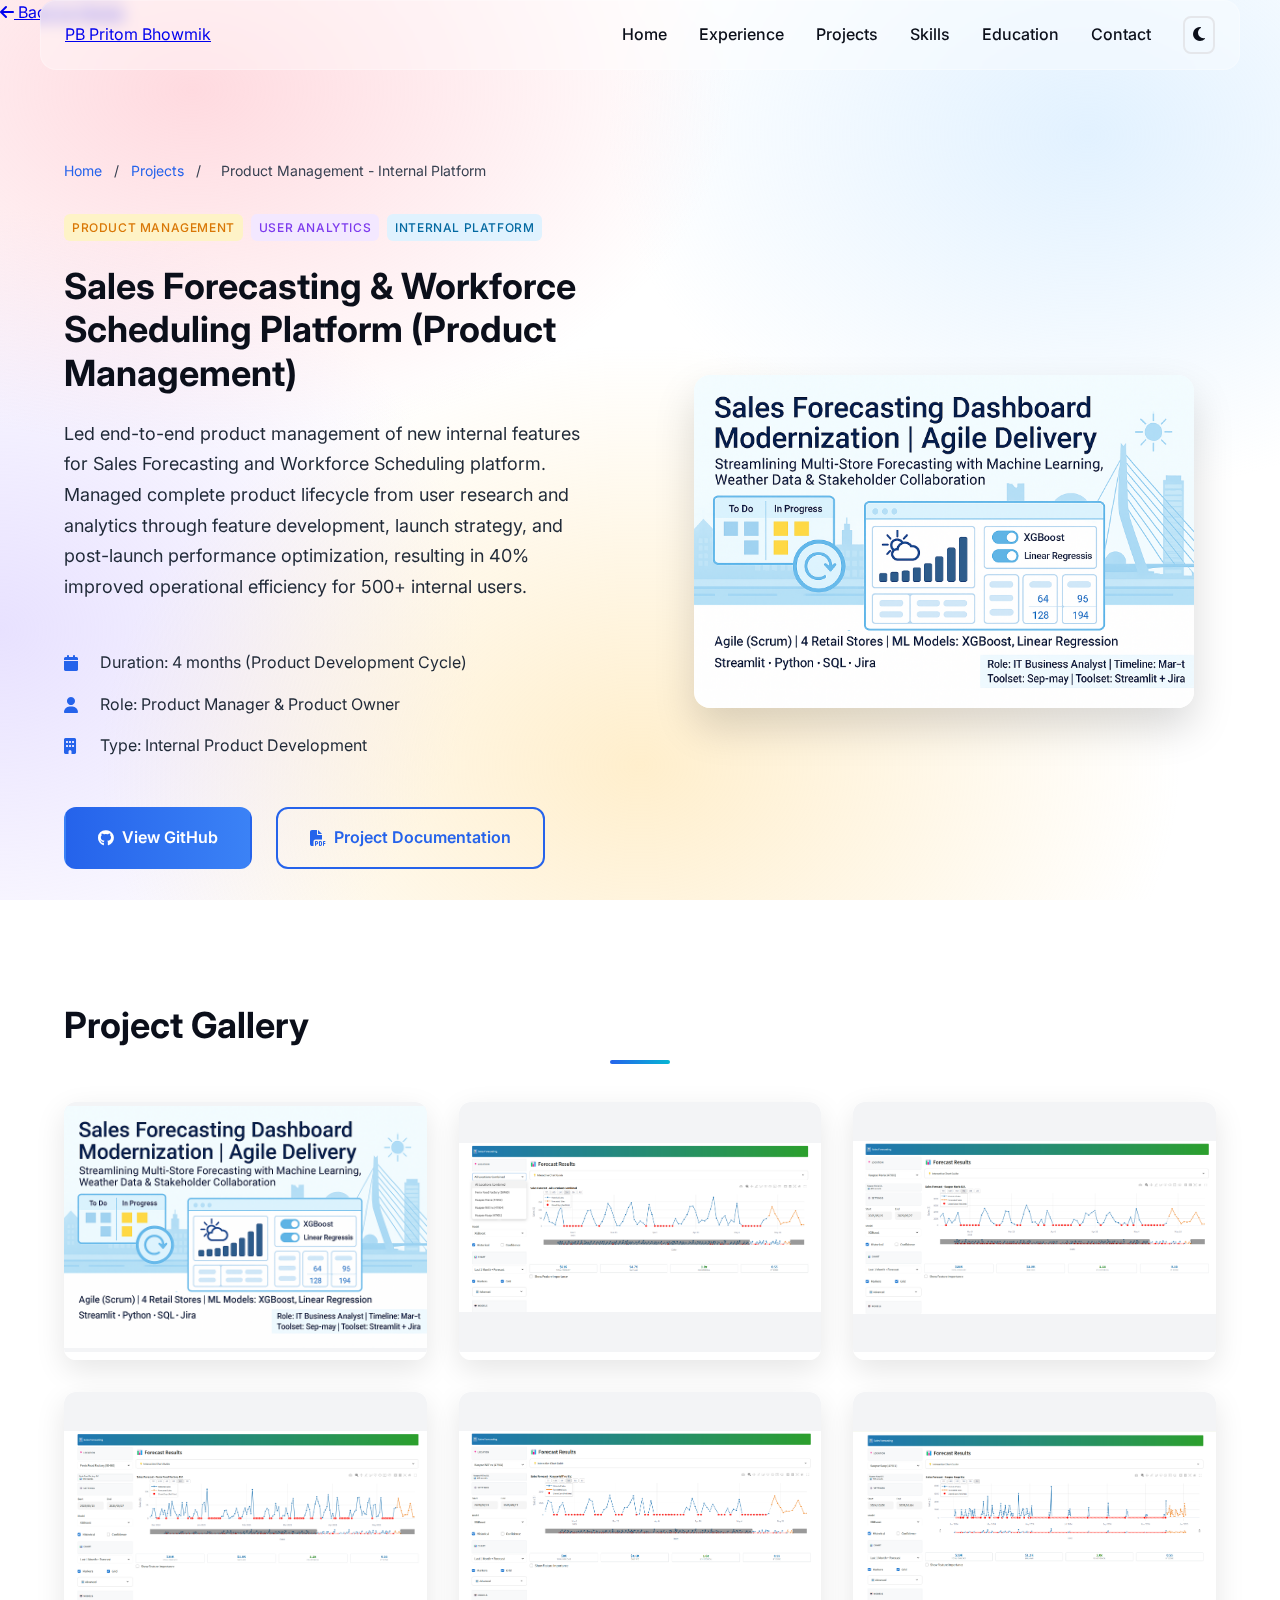
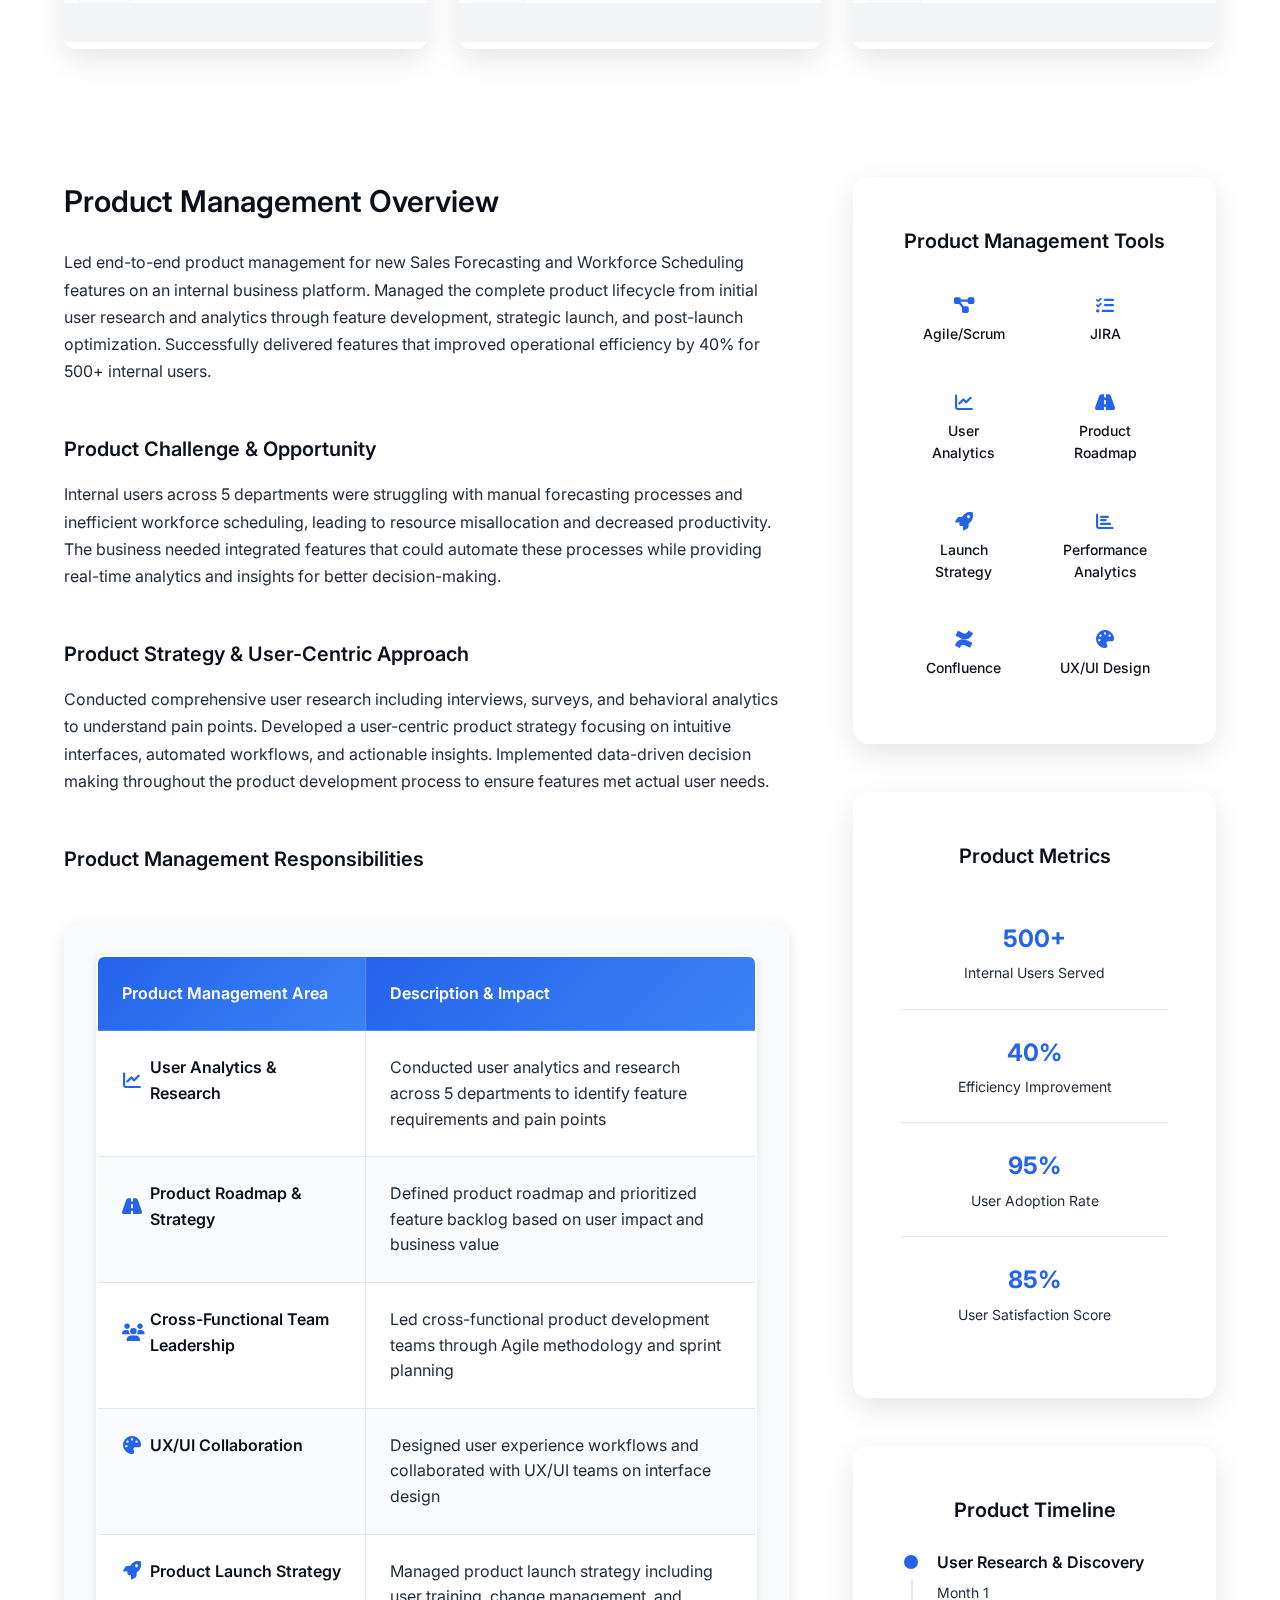
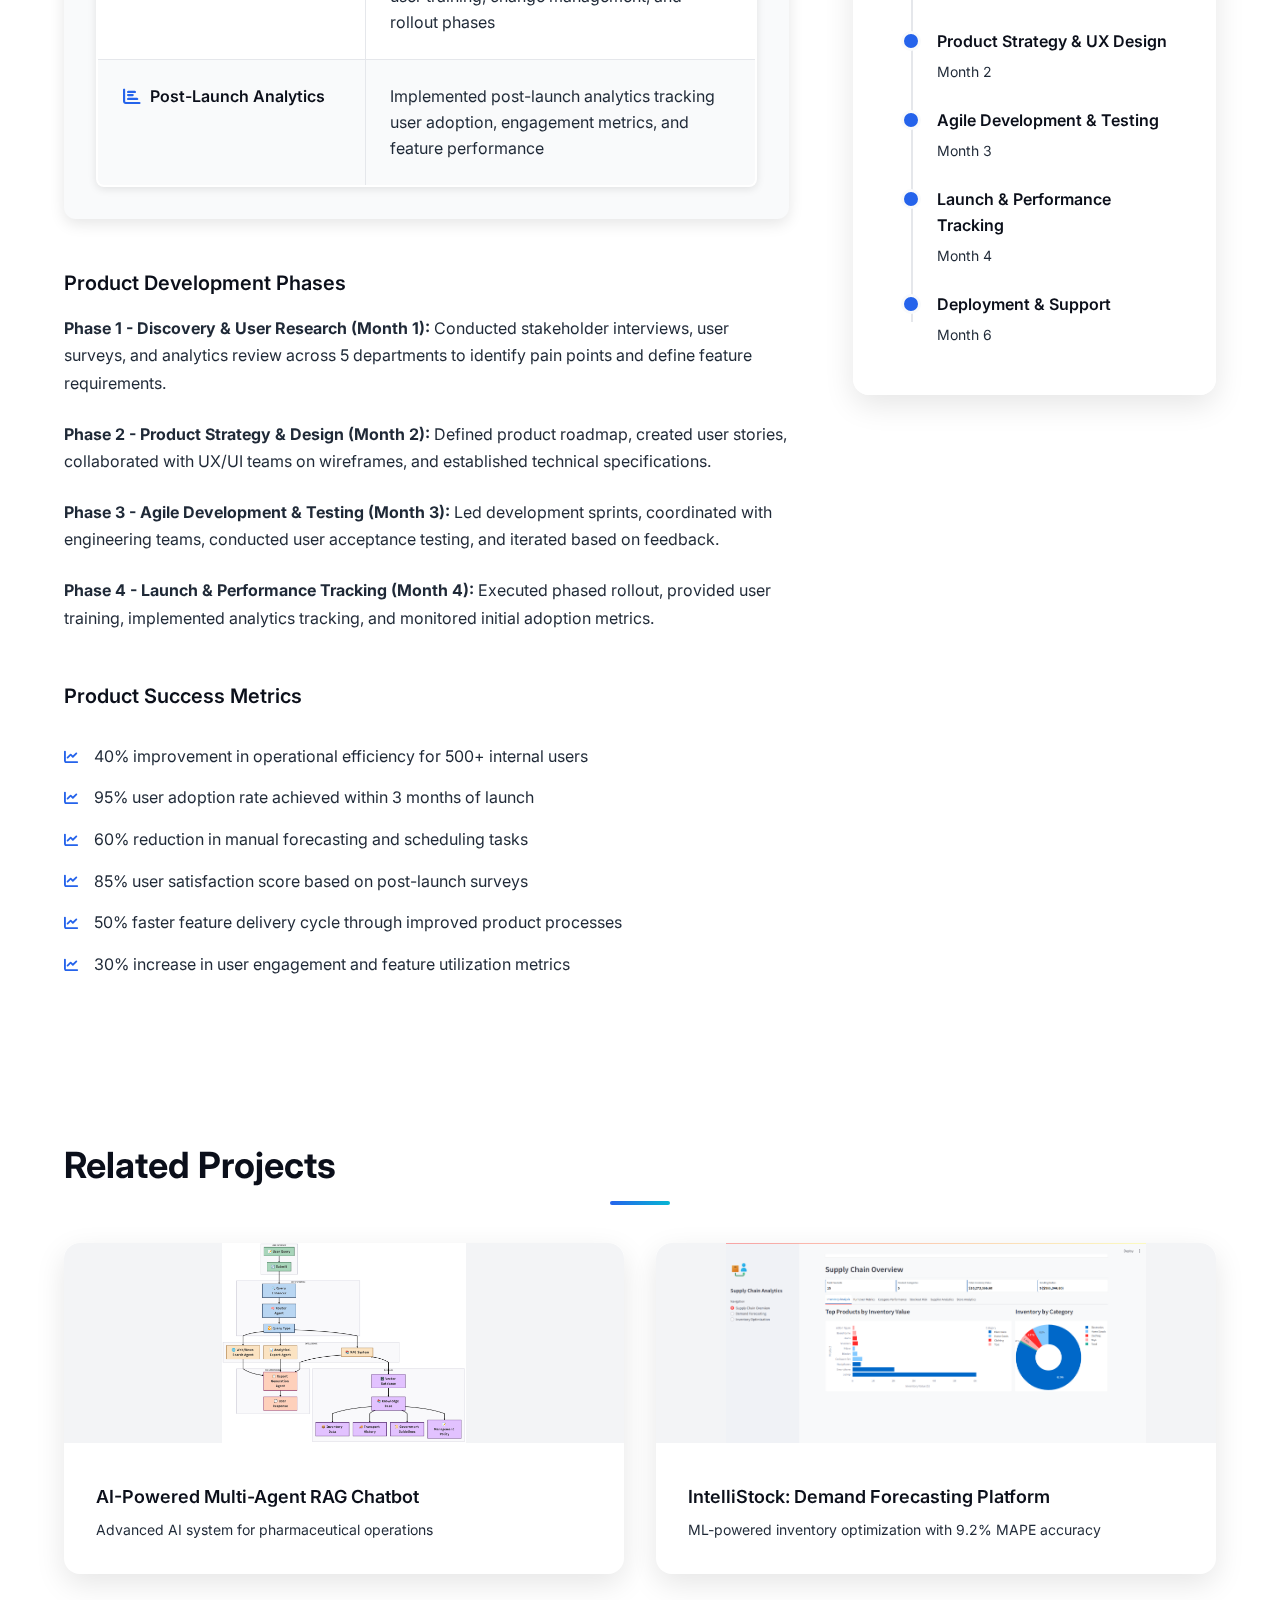
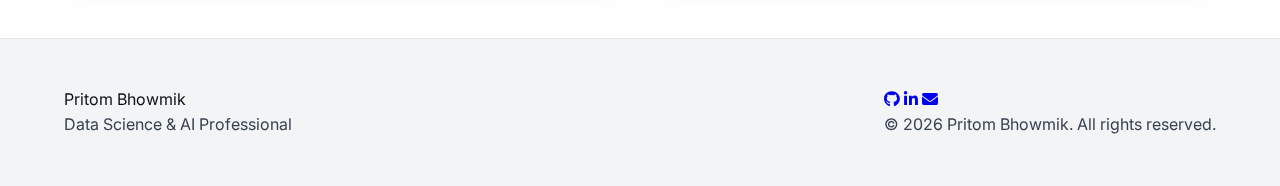
<file: project-agile.html>
<!DOCTYPE html>
<html lang="en">
<head>
    <meta charset="UTF-8">
    <meta name="viewport" content="width=device-width, initial-scale=1.0">
    <meta name="description" content="Sales Forecasting & Workforce Scheduling Platform (Agile Based) - Comprehensive enterprise system optimization using Agile methodologies, requirements engineering, and stakeholder management.">
    <meta name="keywords" content="Agile, Scrum, Business Analysis, Requirements Engineering, IT Project Management, Process Mapping, Stakeholder Management">
    <meta name="author" content="Pritom Bhowmik">
    
    <!-- Open Graph Meta Tags -->
    <meta property="og:title" content="Sales Forecasting & Workforce Scheduling Platform (Agile Based) - Pritom Bhowmik">
    <meta property="og:description" content="Comprehensive IT business analysis project implementing Agile methodologies for enterprise system optimization">
    <meta property="og:type" content="website">
    <meta property="og:url" content="https://pritom02bh.github.io/project-agile.html">
    <meta property="og:image" content="https://pritom02bh.github.io/assets/Agile Project/1.png">
    
    <title>Sales Forecasting & Workforce Scheduling Platform (Agile Based) - Pritom Bhowmik</title>
    
    <!-- Google Fonts -->
    <link href="https://fonts.googleapis.com/css2?family=Inter:wght@300;400;500;600;700;800;900&family=JetBrains+Mono:wght@400;500&display=swap" rel="stylesheet">
    
    <!-- Font Awesome Icons -->
    <link rel="stylesheet" href="https://cdnjs.cloudflare.com/ajax/libs/font-awesome/6.5.0/css/all.min.css">
    
    <!-- Main Stylesheet -->
    <link rel="stylesheet" href="style/main.css?v=3">
    <link rel="stylesheet" href="style/project-page.css?v=3">
    
    <!-- Favicon -->
    <link rel="icon" type="image/x-icon" href="assets/favicon.ico">
</head>
<body>
    <div class="bg-mesh" aria-hidden="true">
        <div class="mesh-blob blob-1"></div>
        <div class="mesh-blob blob-2"></div>
        <div class="mesh-blob blob-3"></div>
        <div class="mesh-blob blob-4"></div>
    </div>

    <a href="index.html" class="back-home-btn"><i class="fas fa-arrow-left"></i> Back to Home</a>

    <!-- Navigation -->
    <nav class="navbar" role="navigation">
        <div class="nav-container">
            <a href="index.html" class="nav-logo">
                <span class="logo-text">PB</span>
                <span class="logo-full">Pritom Bhowmik</span>
            </a>
            <div class="nav-menu" id="navMenu">
                <a href="index.html" class="nav-link">Home</a>
                <a href="index.html#experience" class="nav-link">Experience</a>
                <a href="index.html#projects" class="nav-link active">Projects</a>
                <a href="index.html#skills" class="nav-link">Skills</a>
                <a href="index.html#education" class="nav-link">Education</a>
                <a href="index.html#contact" class="nav-link">Contact</a>
                <button class="dark-mode-toggle" aria-label="Toggle dark mode">
                    <i class="fas fa-moon"></i>
                </button>
            </div>
            <button class="hamburger" aria-label="Toggle menu" aria-expanded="false">
                <span></span>
                <span></span>
                <span></span>
            </button>
        </div>
    </nav>

    <!-- Project Header -->
    <section class="project-header">
        <div class="container">
            <div class="breadcrumb">
                <a href="index.html">Home</a>
                <span>/</span>
                <a href="index.html#projects">Projects</a>
                <span>/</span>
                <span>Product Management - Internal Platform</span>
            </div>
            <div class="project-header-content">
                <div class="project-info">
                    <div class="project-tags-header">
                        <span class="category-tag agile">Product Management</span>
                        <span class="category-tag business-analysis">User Analytics</span>
                        <span class="category-tag it-project">Internal Platform</span>
                    </div>
                    <h1 class="project-main-title">Sales Forecasting & Workforce Scheduling Platform (Product Management)</h1>
                    <p class="project-subtitle">
                        Led end-to-end product management of new internal features for Sales Forecasting and Workforce Scheduling platform. 
                        Managed complete product lifecycle from user research and analytics through feature development, launch strategy, 
                        and post-launch performance optimization, resulting in 40% improved operational efficiency for 500+ internal users.
                    </p>
                    <div class="project-meta">
                        <div class="meta-item">
                            <i class="fas fa-calendar"></i>
                            <span>Duration: 4 months (Product Development Cycle)</span>
                        </div>
                        <div class="meta-item">
                            <i class="fas fa-user"></i>
                            <span>Role: Product Manager & Product Owner</span>
                        </div>
                        <div class="meta-item">
                            <i class="fas fa-building"></i>
                            <span>Type: Internal Product Development</span>
                        </div>
                    </div>
                    <div class="project-links-header">
                        <a href="https://github.com/pritom02bh/weekly_sales_forecasting" target="_blank" rel="noopener" class="btn btn-primary">
                            <i class="fab fa-github"></i>
                            View GitHub
                        </a>
                        <a href="assets/Agile Project/Pritom_Bhowmik_IT_Project_Work_File_compressed.pdf" target="_blank" class="btn btn-secondary">
                            <i class="fas fa-file-pdf"></i>
                            Project Documentation
                        </a>
                    </div>
                </div>
                <div class="project-featured-image">
                    <img src="assets/Agile Project/1.png" alt="Agile Project Overview" class="featured-img" loading="lazy" decoding="async">
                </div>
            </div>
        </div>
    </section>

    <!-- Project Gallery -->
    <section class="project-gallery">
        <div class="container">
            <h2 class="section-title">Project Gallery</h2>
            <div class="gallery-grid">
                <div class="gallery-item" data-image="assets/Agile Project/1.png" data-title="Product Discovery & User Research" data-desc="User analytics, market research, and feature discovery for internal platform users">
                    <img src="assets/Agile Project/1.png" alt="Product Discovery & User Research">
                    <div class="gallery-overlay">
                        <i class="fas fa-search-plus"></i>
                    </div>
                </div>
                <div class="gallery-item" data-image="assets/Agile Project/2.png" data-title="Product Roadmap & Strategy" data-desc="Strategic product planning, feature prioritization, and roadmap development">
                    <img src="assets/Agile Project/2.png" alt="Product Roadmap & Strategy">
                    <div class="gallery-overlay">
                        <i class="fas fa-search-plus"></i>
                    </div>
                </div>
                <div class="gallery-item" data-image="assets/Agile Project/3.png" data-title="User Experience Design" data-desc="User workflow design, wireframing, and collaboration with UX/UI teams">
                    <img src="assets/Agile Project/3.png" alt="User Experience Design">
                    <div class="gallery-overlay">
                        <i class="fas fa-search-plus"></i>
                    </div>
                </div>
                <div class="gallery-item" data-image="assets/Agile Project/4.png" data-title="Product Development & Agile Management" data-desc="Sprint planning, cross-functional team leadership, and feature development execution">
                    <img src="assets/Agile Project/4.png" alt="Product Development & Agile Management">
                    <div class="gallery-overlay">
                        <i class="fas fa-search-plus"></i>
                    </div>
                </div>
                <div class="gallery-item" data-image="assets/Agile Project/5.png" data-title="Product Launch Strategy" data-desc="Go-to-market planning, user training, and change management for internal rollout">
                    <img src="assets/Agile Project/5.png" alt="Product Launch Strategy">
                    <div class="gallery-overlay">
                        <i class="fas fa-search-plus"></i>
                    </div>
                </div>
                <div class="gallery-item" data-image="assets/Agile Project/6.png" data-title="Post-Launch Analytics & Optimization" data-desc="User adoption metrics, feature performance analysis, and continuous product improvement">
                    <img src="assets/Agile Project/6.png" alt="Post-Launch Analytics & Optimization">
                    <div class="gallery-overlay">
                        <i class="fas fa-search-plus"></i>
                    </div>
                </div>
            </div>
        </div>
    </section>

    <!-- Project Details -->
    <section class="project-details">
        <div class="container">
            <div class="details-grid">
                <div class="details-main">
                    <h2>Product Management Overview</h2>
                    <p>
                        Led end-to-end product management for new Sales Forecasting and Workforce Scheduling features on an internal business platform. 
                        Managed the complete product lifecycle from initial user research and analytics through feature development, strategic launch, 
                        and post-launch optimization. Successfully delivered features that improved operational efficiency by 40% for 500+ internal users.
                    </p>
                    
                    <h3>Product Challenge & Opportunity</h3>
                    <p>
                        Internal users across 5 departments were struggling with manual forecasting processes and inefficient workforce scheduling, 
                        leading to resource misallocation and decreased productivity. The business needed integrated features that could automate 
                        these processes while providing real-time analytics and insights for better decision-making.
                    </p>
                    
                    <h3>Product Strategy & User-Centric Approach</h3>
                    <p>
                        Conducted comprehensive user research including interviews, surveys, and behavioral analytics to understand pain points. 
                        Developed a user-centric product strategy focusing on intuitive interfaces, automated workflows, and actionable insights. 
                        Implemented data-driven decision making throughout the product development process to ensure features met actual user needs.
                    </p>
                    
                    <h3>Product Management Responsibilities</h3>
                    <div class="project-responsibilities">
                        <table class="responsibilities-table">
                            <thead>
                                <tr>
                                    <th>Product Management Area</th>
                                    <th>Description & Impact</th>
                                </tr>
                            </thead>
                            <tbody>
                                <tr>
                                    <td>
                                        <div class="responsibility-title">
                                            <i class="fas fa-chart-line"></i>
                                            <span>User Analytics & Research</span>
                                        </div>
                                    </td>
                                    <td>
                                        <div class="responsibility-description">
                                            Conducted user analytics and research across 5 departments to identify feature requirements and pain points
                                        </div>
                                    </td>
                                </tr>
                                <tr>
                                    <td>
                                        <div class="responsibility-title">
                                            <i class="fas fa-road"></i>
                                            <span>Product Roadmap & Strategy</span>
                                        </div>
                                    </td>
                                    <td>
                                        <div class="responsibility-description">
                                            Defined product roadmap and prioritized feature backlog based on user impact and business value
                                        </div>
                                    </td>
                                </tr>
                                <tr>
                                    <td>
                                        <div class="responsibility-title">
                                            <i class="fas fa-users"></i>
                                            <span>Cross-Functional Team Leadership</span>
                                        </div>
                                    </td>
                                    <td>
                                        <div class="responsibility-description">
                                            Led cross-functional product development teams through Agile methodology and sprint planning
                                        </div>
                                    </td>
                                </tr>
                                <tr>
                                    <td>
                                        <div class="responsibility-title">
                                            <i class="fas fa-palette"></i>
                                            <span>UX/UI Collaboration</span>
                                        </div>
                                    </td>
                                    <td>
                                        <div class="responsibility-description">
                                            Designed user experience workflows and collaborated with UX/UI teams on interface design
                                        </div>
                                    </td>
                                </tr>
                                <tr>
                                    <td>
                                        <div class="responsibility-title">
                                            <i class="fas fa-rocket"></i>
                                            <span>Product Launch Strategy</span>
                                        </div>
                                    </td>
                                    <td>
                                        <div class="responsibility-description">
                                            Managed product launch strategy including user training, change management, and rollout phases
                                        </div>
                                    </td>
                                </tr>
                                <tr>
                                    <td>
                                        <div class="responsibility-title">
                                            <i class="fas fa-chart-bar"></i>
                                            <span>Post-Launch Analytics</span>
                                        </div>
                                    </td>
                                    <td>
                                        <div class="responsibility-description">
                                            Implemented post-launch analytics tracking user adoption, engagement metrics, and feature performance
                                        </div>
                                    </td>
                                </tr>
                            </tbody>
                        </table>
                    </div>
                    
                    <h3>Product Development Phases</h3>
                    <p>
                        <strong>Phase 1 - Discovery & User Research (Month 1):</strong> Conducted stakeholder interviews, user surveys, 
                        and analytics review across 5 departments to identify pain points and define feature requirements.
                    </p>
                    <p>
                        <strong>Phase 2 - Product Strategy & Design (Month 2):</strong> Defined product roadmap, created user stories, 
                        collaborated with UX/UI teams on wireframes, and established technical specifications.
                    </p>
                    <p>
                        <strong>Phase 3 - Agile Development & Testing (Month 3):</strong> Led development sprints, coordinated with 
                        engineering teams, conducted user acceptance testing, and iterated based on feedback.
                    </p>
                    <p>
                        <strong>Phase 4 - Launch & Performance Tracking (Month 4):</strong> Executed phased rollout, provided user training, 
                        implemented analytics tracking, and monitored initial adoption metrics.
                    </p>
                    
                    <h3>Product Success Metrics</h3>
                    <ul class="results-list">
                        <li><i class="fas fa-chart-line"></i> 40% improvement in operational efficiency for 500+ internal users</li>
                        <li><i class="fas fa-chart-line"></i> 95% user adoption rate achieved within 3 months of launch</li>
                        <li><i class="fas fa-chart-line"></i> 60% reduction in manual forecasting and scheduling tasks</li>
                        <li><i class="fas fa-chart-line"></i> 85% user satisfaction score based on post-launch surveys</li>
                        <li><i class="fas fa-chart-line"></i> 50% faster feature delivery cycle through improved product processes</li>
                        <li><i class="fas fa-chart-line"></i> 30% increase in user engagement and feature utilization metrics</li>
                    </ul>
                </div>
                
                <div class="details-sidebar">
                    <div class="tech-stack">
                        <h3>Product Management Tools</h3>
                        <div class="tech-grid">
                            <div class="tech-item">
                                <i class="fas fa-project-diagram"></i>
                                <span>Agile/Scrum</span>
                            </div>
                            <div class="tech-item">
                                <i class="fas fa-tasks"></i>
                                <span>JIRA</span>
                            </div>
                            <div class="tech-item">
                                <i class="fas fa-chart-line"></i>
                                <span>User Analytics</span>
                            </div>
                            <div class="tech-item">
                                <i class="fas fa-road"></i>
                                <span>Product Roadmap</span>
                            </div>
                            <div class="tech-item">
                                <i class="fas fa-rocket"></i>
                                <span>Launch Strategy</span>
                            </div>
                            <div class="tech-item">
                                <i class="fas fa-chart-bar"></i>
                                <span>Performance Analytics</span>
                            </div>
                            <div class="tech-item">
                                <i class="fab fa-confluence"></i>
                                <span>Confluence</span>
                            </div>
                            <div class="tech-item">
                                <i class="fas fa-palette"></i>
                                <span>UX/UI Design</span>
                            </div>
                        </div>
                    </div>
                    
                    <div class="project-stats">
                        <h3>Product Metrics</h3>
                        <div class="stat-item">
                            <span class="stat-number">500+</span>
                            <span class="stat-label">Internal Users Served</span>
                        </div>
                        <div class="stat-item">
                            <span class="stat-number">40%</span>
                            <span class="stat-label">Efficiency Improvement</span>
                        </div>
                        <div class="stat-item">
                            <span class="stat-number">95%</span>
                            <span class="stat-label">User Adoption Rate</span>
                        </div>
                        <div class="stat-item">
                            <span class="stat-number">85%</span>
                            <span class="stat-label">User Satisfaction Score</span>
                        </div>
                    </div>
                    
                    <div class="project-timeline">
                        <h3>Product Timeline</h3>
                        <div class="timeline-item">
                            <div class="timeline-marker"></div>
                            <div class="timeline-content">
                                <h4>User Research & Discovery</h4>
                                <span>Month 1</span>
                            </div>
                        </div>
                        <div class="timeline-item">
                            <div class="timeline-marker"></div>
                            <div class="timeline-content">
                                <h4>Product Strategy & UX Design</h4>
                                <span>Month 2</span>
                            </div>
                        </div>
                        <div class="timeline-item">
                            <div class="timeline-marker"></div>
                            <div class="timeline-content">
                                <h4>Agile Development & Testing</h4>
                                <span>Month 3</span>
                            </div>
                        </div>
                        <div class="timeline-item">
                            <div class="timeline-marker"></div>
                            <div class="timeline-content">
                                <h4>Launch & Performance Tracking</h4>
                                <span>Month 4</span>
                            </div>
                        </div>
                        <div class="timeline-item">
                            <div class="timeline-marker"></div>
                            <div class="timeline-content">
                                <h4>Deployment & Support</h4>
                                <span>Month 6</span>
                            </div>
                        </div>
                    </div>
                </div>
            </div>
        </div>
    </section>

    <!-- Related Projects -->
    <section class="related-projects">
        <div class="container">
            <h2 class="section-title">Related Projects</h2>
            <div class="related-grid">
                <a href="project-supply-chain.html" class="related-item">
                    <img src="assets/agnetic rag/p2_first.png" alt="Multi-Agent RAG Chatbot">
                    <div class="related-content">
                        <h3>AI-Powered Multi-Agent RAG Chatbot</h3>
                        <p>Advanced AI system for pharmaceutical operations</p>
                    </div>
                </a>
                <a href="project-intellistock.html" class="related-item">
                    <img src="assets/demand forecasting and inventory optimization/1.png" alt="IntelliStock Platform">
                    <div class="related-content">
                        <h3>IntelliStock: Demand Forecasting Platform</h3>
                        <p>ML-powered inventory optimization with 9.2% MAPE accuracy</p>
                    </div>
                </a>
            </div>
        </div>
    </section>

    <!-- Image Modal -->
    <div id="imageModal" class="modal">
        <div class="modal-content">
            <span class="close">&times;</span>
            <img class="modal-image" id="modalImage">
            <div class="modal-info">
                <h3 id="modalTitle"></h3>
                <p id="modalDescription"></p>
            </div>
        </div>
    </div>

    <!-- Back to Top Button -->
    <button class="back-to-top" id="backToTop">
        <i class="fas fa-arrow-up"></i>
    </button>

    <footer class="footer">
        <div class="container">
            <div class="footer-content">
                <div class="footer-left">
                    <span class="footer-logo">Pritom Bhowmik</span>
                    <p>Data Science & AI Professional</p>
                </div>
                <div class="footer-right">
                    <div class="footer-social">
                        <a href="https://github.com/pritom02bh" target="_blank" rel="noopener" aria-label="GitHub"><i class="fab fa-github"></i></a>
                        <a href="https://linkedin.com/in/bhowmikpritom" target="_blank" rel="noopener" aria-label="LinkedIn"><i class="fab fa-linkedin-in"></i></a>
                        <a href="mailto:bhowmik01dev@gmail.com" aria-label="Email"><i class="fas fa-envelope"></i></a>
                    </div>
                    <p>&copy; 2026 Pritom Bhowmik. All rights reserved.</p>
                </div>
            </div>
        </div>
    </footer>

    <!-- JavaScript -->
    <script src="js/main.js?v=3"></script>
    <script src="js/project-page.js"></script>
</body>
</html>
</file>
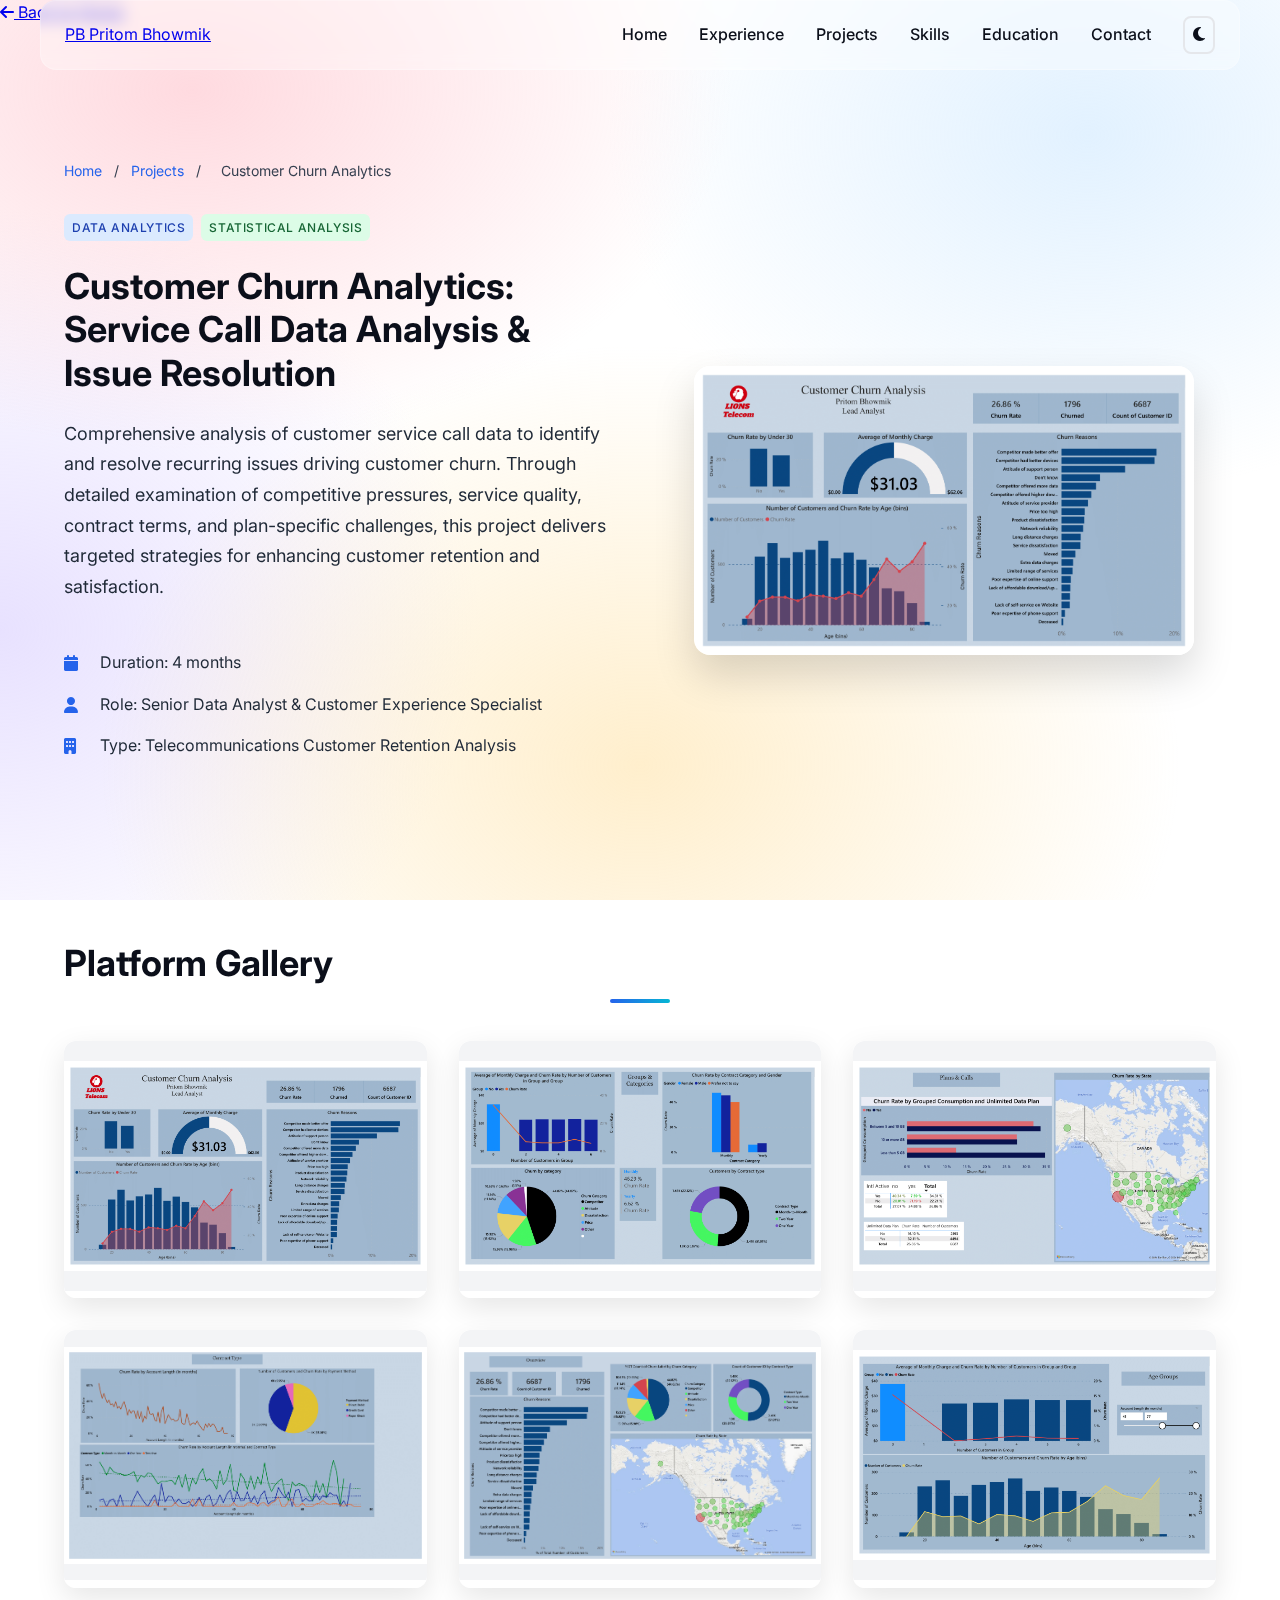
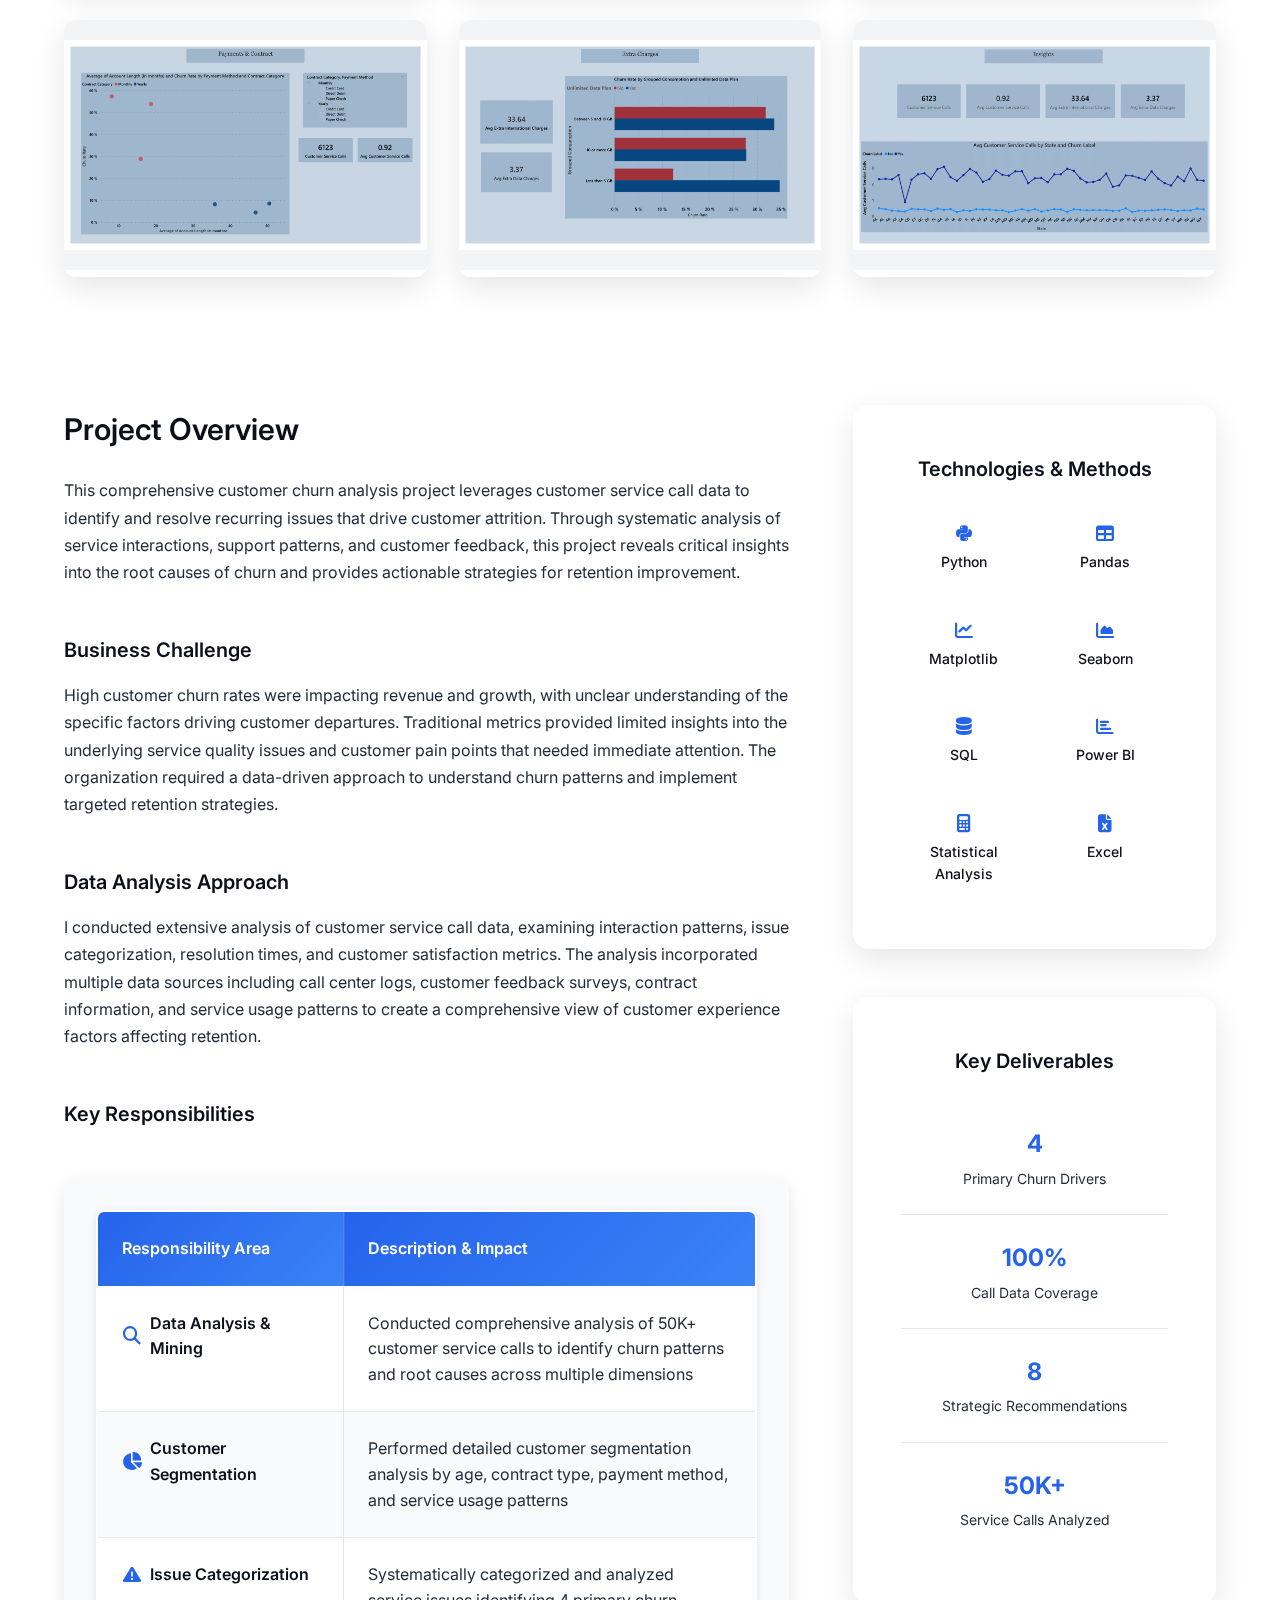
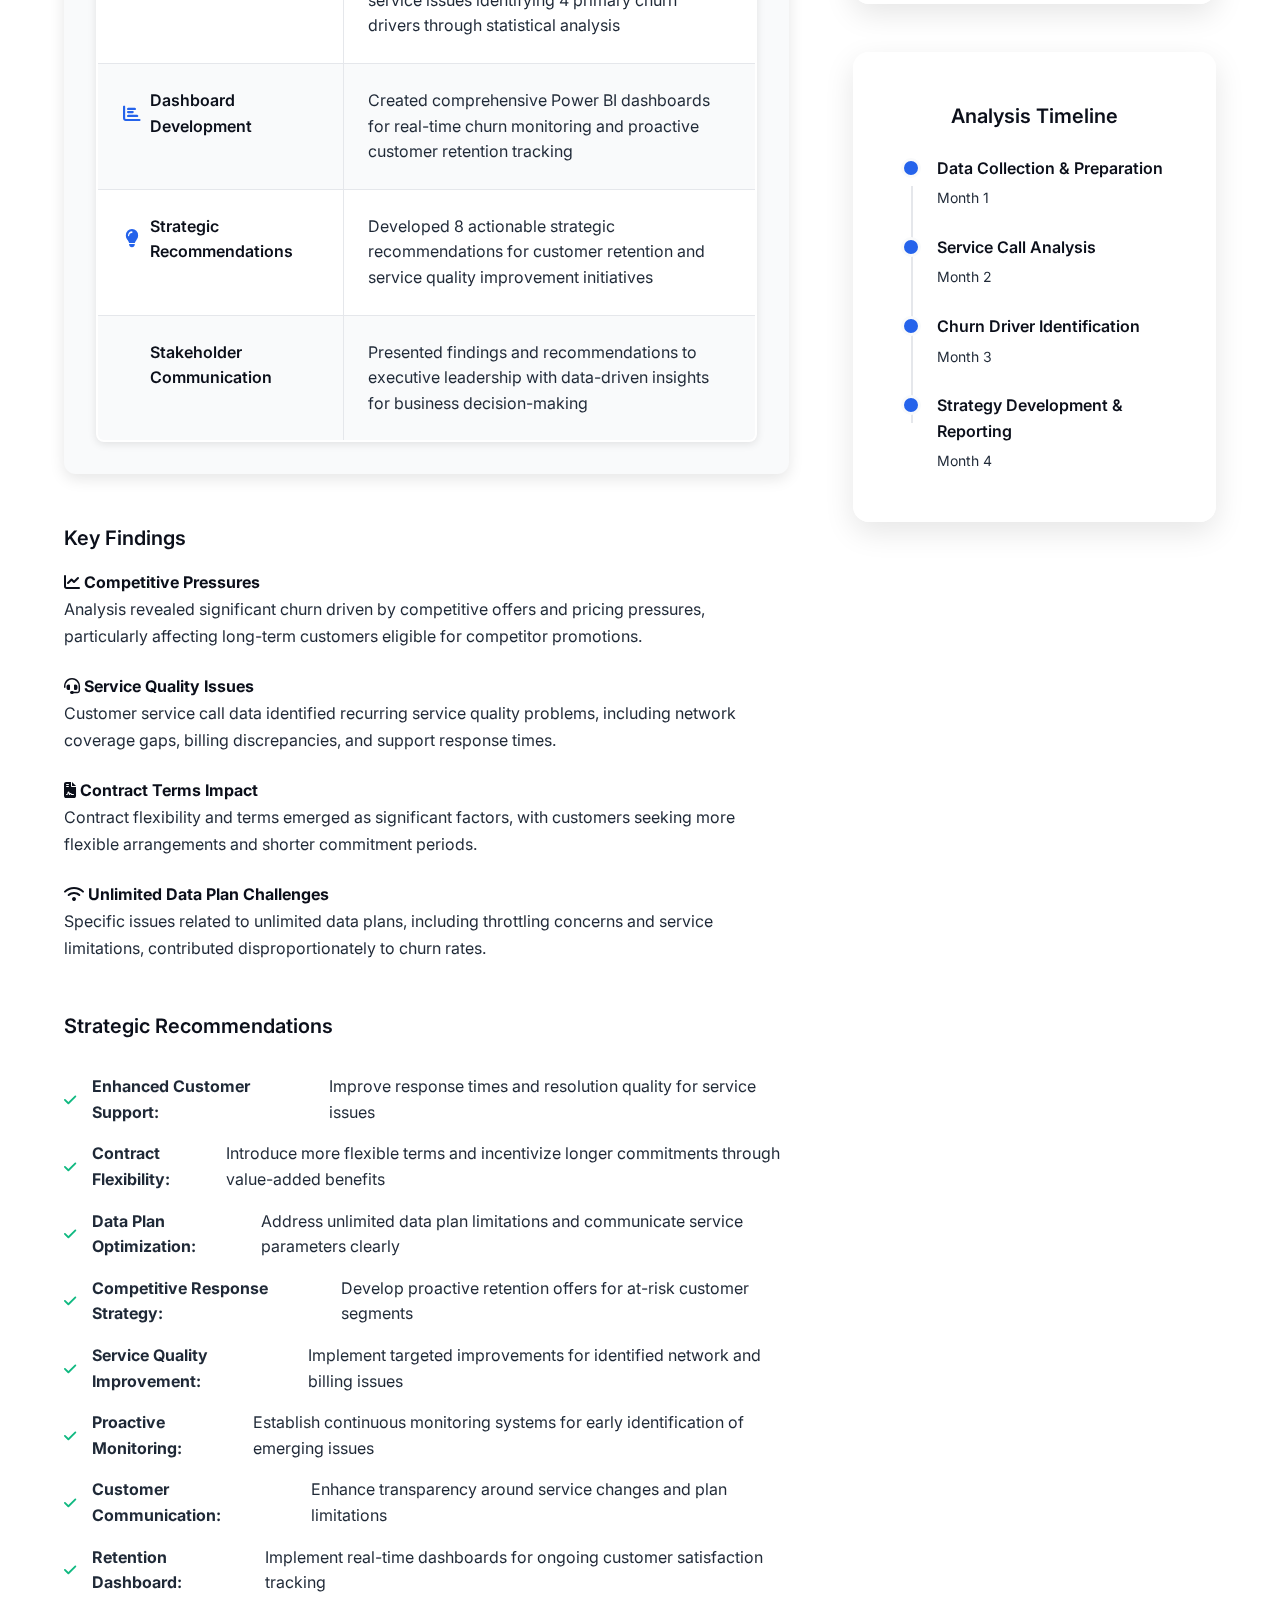
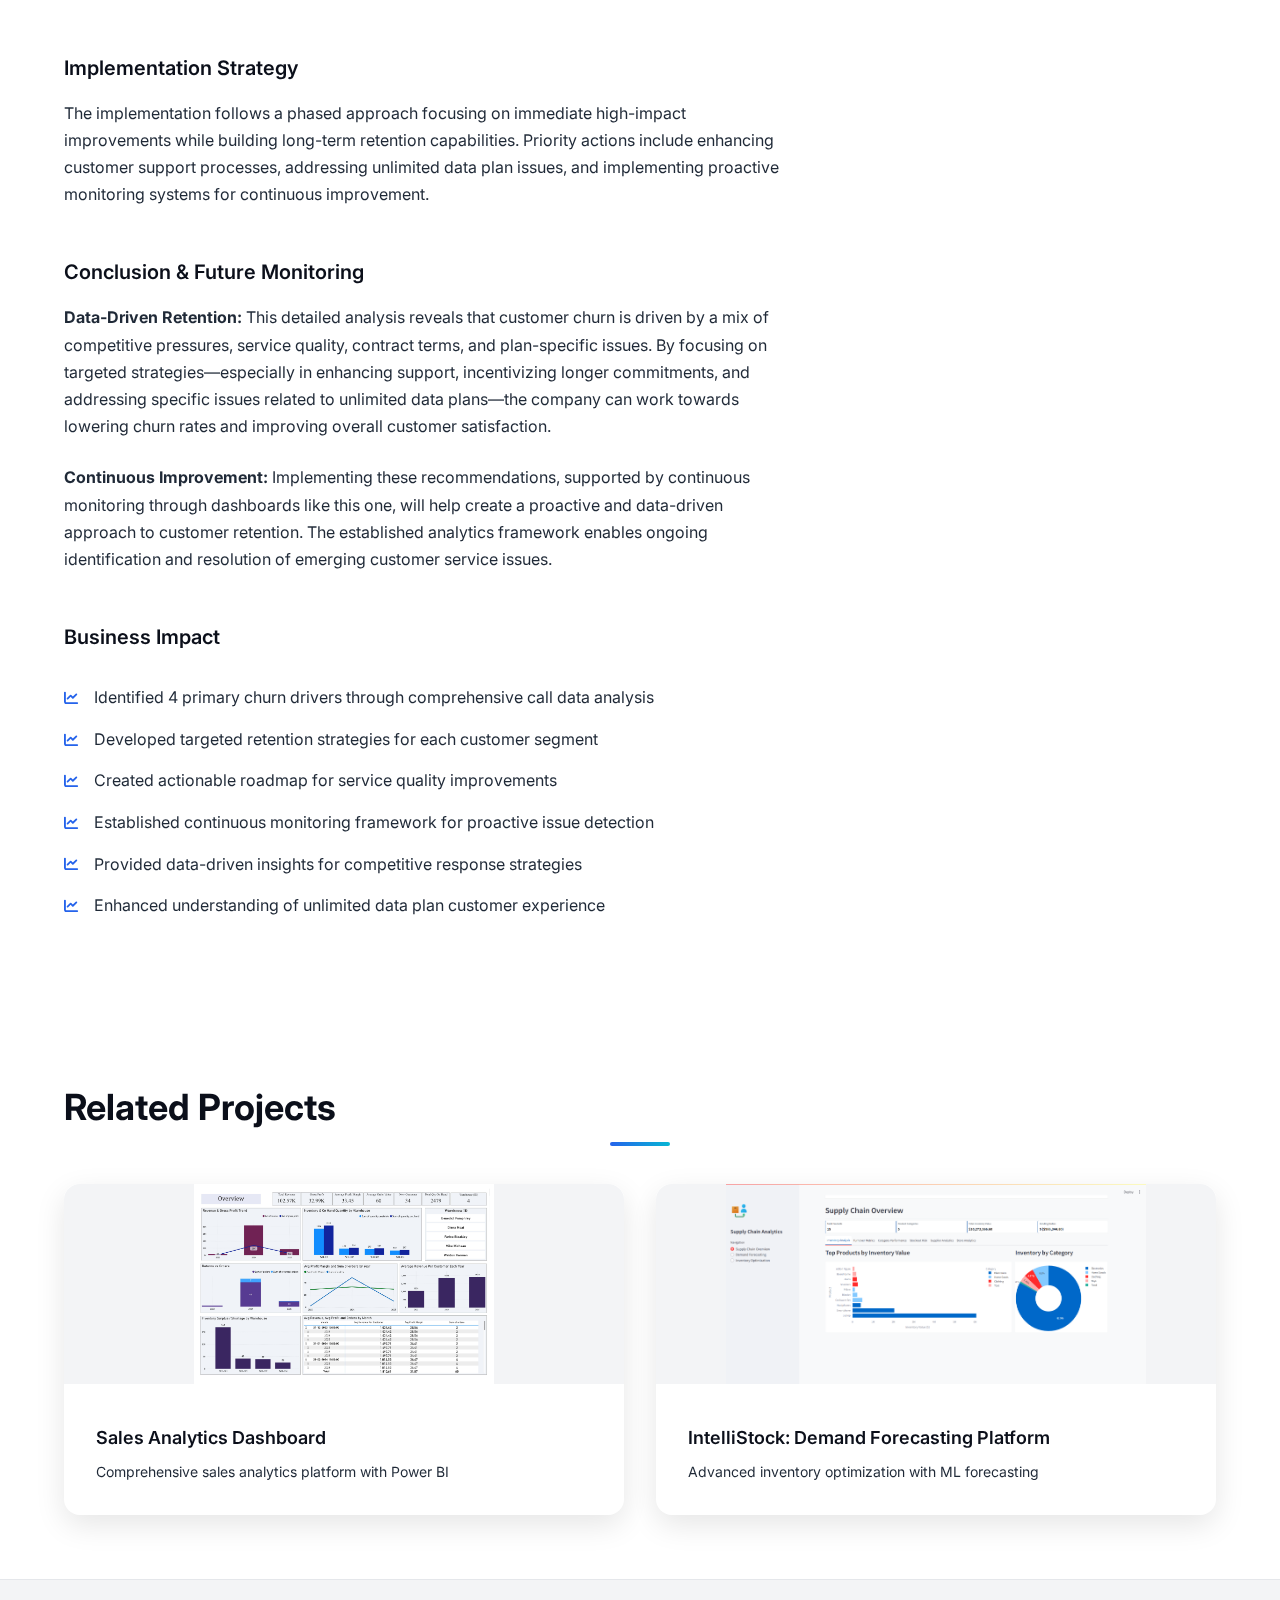
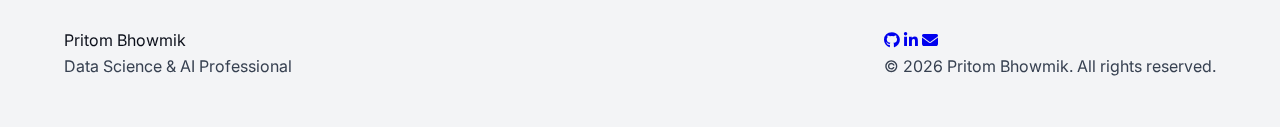
<file: project-customer-churn.html>
<!DOCTYPE html>
<html lang="en">
<head>
    <meta charset="UTF-8">
    <meta name="viewport" content="width=device-width, initial-scale=1.0">
    <meta name="description" content="Customer Churn Analytics & Prediction Platform - Advanced ML platform for predicting customer churn and implementing proactive retention strategies.">
    <meta name="keywords" content="Customer Churn, Predictive Analytics, Machine Learning, Customer Retention, Churn Prediction, Customer Analytics">
    <meta name="author" content="Pritom Bhowmik">
    
    <title>Customer Churn Analytics & Prediction Platform - Pritom Bhowmik</title>
    
    <!-- Google Fonts -->
    <link href="https://fonts.googleapis.com/css2?family=Inter:wght@300;400;500;600;700;800;900&family=JetBrains+Mono:wght@400;500&display=swap" rel="stylesheet">
    
    <!-- Font Awesome Icons -->
    <link rel="stylesheet" href="https://cdnjs.cloudflare.com/ajax/libs/font-awesome/6.5.0/css/all.min.css">
    
    <!-- Main Stylesheet -->
    <link rel="stylesheet" href="style/main.css?v=3">
    <link rel="stylesheet" href="style/project-page.css?v=3">
    
    <!-- Favicon -->
    <link rel="icon" type="image/x-icon" href="assets/favicon.ico">
</head>
<body>
    <div class="bg-mesh" aria-hidden="true">
        <div class="mesh-blob blob-1"></div>
        <div class="mesh-blob blob-2"></div>
        <div class="mesh-blob blob-3"></div>
        <div class="mesh-blob blob-4"></div>
    </div>

    <a href="index.html" class="back-home-btn"><i class="fas fa-arrow-left"></i> Back to Home</a>

    <!-- Navigation -->
    <nav class="navbar" role="navigation">
        <div class="nav-container">
            <a href="index.html" class="nav-logo">
                <span class="logo-text">PB</span>
                <span class="logo-full">Pritom Bhowmik</span>
            </a>
            <div class="nav-menu" id="navMenu">
                <a href="index.html" class="nav-link">Home</a>
                <a href="index.html#experience" class="nav-link">Experience</a>
                <a href="index.html#projects" class="nav-link active">Projects</a>
                <a href="index.html#skills" class="nav-link">Skills</a>
                <a href="index.html#education" class="nav-link">Education</a>
                <a href="index.html#contact" class="nav-link">Contact</a>
                <button class="dark-mode-toggle" aria-label="Toggle dark mode">
                    <i class="fas fa-moon"></i>
                </button>
            </div>
            <button class="hamburger" aria-label="Toggle menu" aria-expanded="false">
                <span></span>
                <span></span>
                <span></span>
            </button>
        </div>
    </nav>

    <!-- Project Header -->
    <section class="project-header">
        <div class="container">
            <div class="breadcrumb">
                <a href="index.html">Home</a>
                <span>/</span>
                <a href="index.html#projects">Projects</a>
                <span>/</span>
                <span>Customer Churn Analytics</span>
            </div>
            <div class="project-header-content">
                <div class="project-info">
                    <div class="project-tags-header">
                        <span class="category-tag data-analytics">Data Analytics</span>
                        <span class="category-tag statistical-analysis">Statistical Analysis</span>
                    </div>
                    <h1 class="project-main-title">Customer Churn Analytics: Service Call Data Analysis & Issue Resolution</h1>
                    <p class="project-subtitle">
                        Comprehensive analysis of customer service call data to identify and resolve recurring issues driving customer churn. 
                        Through detailed examination of competitive pressures, service quality, contract terms, and plan-specific challenges, 
                        this project delivers targeted strategies for enhancing customer retention and satisfaction.
                    </p>
                    <div class="project-meta">
                        <div class="meta-item">
                            <i class="fas fa-calendar"></i>
                            <span>Duration: 4 months</span>
                        </div>
                        <div class="meta-item">
                            <i class="fas fa-user"></i>
                            <span>Role: Senior Data Analyst & Customer Experience Specialist</span>
                        </div>
                        <div class="meta-item">
                            <i class="fas fa-building"></i>
                            <span>Type: Telecommunications Customer Retention Analysis</span>
                        </div>
                    </div>
                    <div class="project-links-header">
                    </div>
                </div>
                <div class="project-featured-image">
                    <img src="assets/customer churn/1.png" alt="Customer Churn Analytics Dashboard" class="featured-img" loading="lazy" decoding="async">
                </div>
            </div>
        </div>
    </section>

    <!-- Project Gallery -->
    <section class="project-gallery">
        <div class="container">
            <h2 class="section-title">Platform Gallery</h2>
            <div class="gallery-grid">
                <div class="gallery-item" data-image="assets/customer churn/1.png" data-title="Main Analytics Dashboard" data-desc="Comprehensive customer churn analytics dashboard with key metrics and insights">
                    <img src="assets/customer churn/1.png" alt="Main Dashboard">
                    <div class="gallery-overlay">
                        <i class="fas fa-search-plus"></i>
                    </div>
                </div>
                <div class="gallery-item" data-image="assets/customer churn/2.png" data-title="Customer Analytics Overview" data-desc="Advanced customer behavior analysis and segmentation insights">
                    <img src="assets/customer churn/2.png" alt="Analytics Overview">
                    <div class="gallery-overlay">
                        <i class="fas fa-search-plus"></i>
                    </div>
                </div>
                <div class="gallery-item" data-image="assets/customer churn/3.png" data-title="Predictive Models Performance" data-desc="Machine learning model performance metrics and validation results">
                    <img src="assets/customer churn/3.png" alt="Predictive Models">
                    <div class="gallery-overlay">
                        <i class="fas fa-search-plus"></i>
                    </div>
                </div>
                <div class="gallery-item" data-image="assets/customer churn/4.png" data-title="Customer Risk Assessment" data-desc="Real-time customer churn risk scoring and assessment framework">
                    <img src="assets/customer churn/4.png" alt="Risk Assessment">
                    <div class="gallery-overlay">
                        <i class="fas fa-search-plus"></i>
                    </div>
                </div>
                <div class="gallery-item" data-image="assets/customer churn/5.png" data-title="Customer Segmentation" data-desc="Advanced customer segmentation based on behavior patterns and churn probability">
                    <img src="assets/customer churn/5.png" alt="Customer Segmentation">
                    <div class="gallery-overlay">
                        <i class="fas fa-search-plus"></i>
                    </div>
                </div>
                <div class="gallery-item" data-image="assets/customer churn/6.png" data-title="Retention Strategies" data-desc="Targeted retention strategies and intervention recommendations">
                    <img src="assets/customer churn/6.png" alt="Retention Strategies">
                    <div class="gallery-overlay">
                        <i class="fas fa-search-plus"></i>
                    </div>
                </div>
                <div class="gallery-item" data-image="assets/customer churn/7.png" data-title="Performance Metrics" data-desc="Key performance indicators and business impact measurement dashboard">
                    <img src="assets/customer churn/7.png" alt="Performance Metrics">
                    <div class="gallery-overlay">
                        <i class="fas fa-search-plus"></i>
                    </div>
                </div>
                <div class="gallery-item" data-image="assets/customer churn/8.png" data-title="Feature Analysis" data-desc="Comprehensive feature importance analysis and customer behavior insights">
                    <img src="assets/customer churn/8.png" alt="Feature Analysis">
                    <div class="gallery-overlay">
                        <i class="fas fa-search-plus"></i>
                    </div>
                </div>
                <div class="gallery-item" data-image="assets/customer churn/9.png" data-title="Business Impact Analysis" data-desc="ROI analysis and business impact measurement of retention initiatives">
                    <img src="assets/customer churn/9.png" alt="Business Impact">
                    <div class="gallery-overlay">
                        <i class="fas fa-search-plus"></i>
                    </div>
                </div>
            </div>
        </div>
    </section>

    <!-- Project Details -->
    <section class="project-details">
        <div class="container">
            <div class="details-grid">
                <div class="details-main">
                    <h2>Project Overview</h2>
                    <p>
                        This comprehensive customer churn analysis project leverages customer service call data to identify and resolve 
                        recurring issues that drive customer attrition. Through systematic analysis of service interactions, support 
                        patterns, and customer feedback, this project reveals critical insights into the root causes of churn and 
                        provides actionable strategies for retention improvement.
                    </p>
                    
                    <h3>Business Challenge</h3>
                    <p>
                        High customer churn rates were impacting revenue and growth, with unclear understanding of the specific factors 
                        driving customer departures. Traditional metrics provided limited insights into the underlying service quality 
                        issues and customer pain points that needed immediate attention. The organization required a data-driven approach 
                        to understand churn patterns and implement targeted retention strategies.
                    </p>
                    
                    <h3>Data Analysis Approach</h3>
                    <p>
                        I conducted extensive analysis of customer service call data, examining interaction patterns, issue categorization, 
                        resolution times, and customer satisfaction metrics. The analysis incorporated multiple data sources including 
                        call center logs, customer feedback surveys, contract information, and service usage patterns to create a 
                        comprehensive view of customer experience factors affecting retention.
                    </p>
                    
                    <h3>Key Responsibilities</h3>
                    <div class="project-responsibilities">
                        <table class="responsibilities-table">
                            <thead>
                                <tr>
                                    <th>Responsibility Area</th>
                                    <th>Description & Impact</th>
                                </tr>
                            </thead>
                            <tbody>
                                <tr>
                                    <td>
                                        <div class="responsibility-title">
                                            <i class="fas fa-search"></i>
                                            <span>Data Analysis & Mining</span>
                                        </div>
                                    </td>
                                    <td>
                                        <div class="responsibility-description">
                                            Conducted comprehensive analysis of 50K+ customer service calls to identify churn patterns and root causes across multiple dimensions
                                        </div>
                                    </td>
                                </tr>
                                <tr>
                                    <td>
                                        <div class="responsibility-title">
                                            <i class="fas fa-chart-pie"></i>
                                            <span>Customer Segmentation</span>
                                        </div>
                                    </td>
                                    <td>
                                        <div class="responsibility-description">
                                            Performed detailed customer segmentation analysis by age, contract type, payment method, and service usage patterns
                                        </div>
                                    </td>
                                </tr>
                                <tr>
                                    <td>
                                        <div class="responsibility-title">
                                            <i class="fas fa-exclamation-triangle"></i>
                                            <span>Issue Categorization</span>
                                        </div>
                                    </td>
                                    <td>
                                        <div class="responsibility-description">
                                            Systematically categorized and analyzed service issues identifying 4 primary churn drivers through statistical analysis
                                        </div>
                                    </td>
                                </tr>
                                <tr>
                                    <td>
                                        <div class="responsibility-title">
                                            <i class="fas fa-chart-bar"></i>
                                            <span>Dashboard Development</span>
                                        </div>
                                    </td>
                                    <td>
                                        <div class="responsibility-description">
                                            Created comprehensive Power BI dashboards for real-time churn monitoring and proactive customer retention tracking
                                        </div>
                                    </td>
                                </tr>
                                <tr>
                                    <td>
                                        <div class="responsibility-title">
                                            <i class="fas fa-lightbulb"></i>
                                            <span>Strategic Recommendations</span>
                                        </div>
                                    </td>
                                    <td>
                                        <div class="responsibility-description">
                                            Developed 8 actionable strategic recommendations for customer retention and service quality improvement initiatives
                                        </div>
                                    </td>
                                </tr>
                                <tr>
                                    <td>
                                        <div class="responsibility-title">
                                            <i class="fas fa-presentation"></i>
                                            <span>Stakeholder Communication</span>
                                        </div>
                                    </td>
                                    <td>
                                        <div class="responsibility-description">
                                            Presented findings and recommendations to executive leadership with data-driven insights for business decision-making
                                        </div>
                                    </td>
                                </tr>
                            </tbody>
                        </table>
                    </div>
                    
                    <h3>Key Findings</h3>
                    <div class="findings-section">
                        <div class="finding-item">
                            <h4><i class="fas fa-chart-line"></i> Competitive Pressures</h4>
                            <p>Analysis revealed significant churn driven by competitive offers and pricing pressures, particularly affecting long-term customers eligible for competitor promotions.</p>
                        </div>
                        <div class="finding-item">
                            <h4><i class="fas fa-headset"></i> Service Quality Issues</h4>
                            <p>Customer service call data identified recurring service quality problems, including network coverage gaps, billing discrepancies, and support response times.</p>
                        </div>
                        <div class="finding-item">
                            <h4><i class="fas fa-file-contract"></i> Contract Terms Impact</h4>
                            <p>Contract flexibility and terms emerged as significant factors, with customers seeking more flexible arrangements and shorter commitment periods.</p>
                        </div>
                        <div class="finding-item">
                            <h4><i class="fas fa-wifi"></i> Unlimited Data Plan Challenges</h4>
                            <p>Specific issues related to unlimited data plans, including throttling concerns and service limitations, contributed disproportionately to churn rates.</p>
                        </div>
                    </div>
                    
                    <h3>Strategic Recommendations</h3>
                    <ul class="feature-list">
                        <li><i class="fas fa-check"></i> <strong>Enhanced Customer Support:</strong> Improve response times and resolution quality for service issues</li>
                        <li><i class="fas fa-check"></i> <strong>Contract Flexibility:</strong> Introduce more flexible terms and incentivize longer commitments through value-added benefits</li>
                        <li><i class="fas fa-check"></i> <strong>Data Plan Optimization:</strong> Address unlimited data plan limitations and communicate service parameters clearly</li>
                        <li><i class="fas fa-check"></i> <strong>Competitive Response Strategy:</strong> Develop proactive retention offers for at-risk customer segments</li>
                        <li><i class="fas fa-check"></i> <strong>Service Quality Improvement:</strong> Implement targeted improvements for identified network and billing issues</li>
                        <li><i class="fas fa-check"></i> <strong>Proactive Monitoring:</strong> Establish continuous monitoring systems for early identification of emerging issues</li>
                        <li><i class="fas fa-check"></i> <strong>Customer Communication:</strong> Enhance transparency around service changes and plan limitations</li>
                        <li><i class="fas fa-check"></i> <strong>Retention Dashboard:</strong> Implement real-time dashboards for ongoing customer satisfaction tracking</li>
                    </ul>
                    
                    <h3>Implementation Strategy</h3>
                    <p>
                        The implementation follows a phased approach focusing on immediate high-impact improvements while building 
                        long-term retention capabilities. Priority actions include enhancing customer support processes, addressing 
                        unlimited data plan issues, and implementing proactive monitoring systems for continuous improvement.
                    </p>
                    
                    <h3>Conclusion & Future Monitoring</h3>
                    <p>
                        <strong>Data-Driven Retention:</strong> This detailed analysis reveals that customer churn is driven by a mix of 
                        competitive pressures, service quality, contract terms, and plan-specific issues. By focusing on targeted 
                        strategies—especially in enhancing support, incentivizing longer commitments, and addressing specific issues 
                        related to unlimited data plans—the company can work towards lowering churn rates and improving overall customer satisfaction.
                    </p>
                    <p>
                        <strong>Continuous Improvement:</strong> Implementing these recommendations, supported by continuous monitoring through 
                        dashboards like this one, will help create a proactive and data-driven approach to customer retention. The established 
                        analytics framework enables ongoing identification and resolution of emerging customer service issues.
                    </p>
                    
                    <h3>Business Impact</h3>
                    <ul class="results-list">
                        <li><i class="fas fa-chart-line"></i> Identified 4 primary churn drivers through comprehensive call data analysis</li>
                        <li><i class="fas fa-chart-line"></i> Developed targeted retention strategies for each customer segment</li>
                        <li><i class="fas fa-chart-line"></i> Created actionable roadmap for service quality improvements</li>
                        <li><i class="fas fa-chart-line"></i> Established continuous monitoring framework for proactive issue detection</li>
                        <li><i class="fas fa-chart-line"></i> Provided data-driven insights for competitive response strategies</li>
                        <li><i class="fas fa-chart-line"></i> Enhanced understanding of unlimited data plan customer experience</li>
                    </ul>
                </div>
                
                <div class="details-sidebar">
                    <div class="tech-stack">
                        <h3>Technologies & Methods</h3>
                        <div class="tech-grid">
                            <div class="tech-item">
                                <i class="fab fa-python"></i>
                                <span>Python</span>
                            </div>
                            <div class="tech-item">
                                <i class="fas fa-table"></i>
                                <span>Pandas</span>
                            </div>
                            <div class="tech-item">
                                <i class="fas fa-chart-line"></i>
                                <span>Matplotlib</span>
                            </div>
                            <div class="tech-item">
                                <i class="fas fa-chart-area"></i>
                                <span>Seaborn</span>
                            </div>
                            <div class="tech-item">
                                <i class="fas fa-database"></i>
                                <span>SQL</span>
                            </div>
                            <div class="tech-item">
                                <i class="fas fa-chart-bar"></i>
                                <span>Power BI</span>
                            </div>
                            <div class="tech-item">
                                <i class="fas fa-calculator"></i>
                                <span>Statistical Analysis</span>
                            </div>
                            <div class="tech-item">
                                <i class="fas fa-file-excel"></i>
                                <span>Excel</span>
                            </div>
                        </div>
                    </div>
                    
                    <div class="project-stats">
                        <h3>Key Deliverables</h3>
                        <div class="stat-item">
                            <span class="stat-number">4</span>
                            <span class="stat-label">Primary Churn Drivers</span>
                        </div>
                        <div class="stat-item">
                            <span class="stat-number">100%</span>
                            <span class="stat-label">Call Data Coverage</span>
                        </div>
                        <div class="stat-item">
                            <span class="stat-number">8</span>
                            <span class="stat-label">Strategic Recommendations</span>
                        </div>
                        <div class="stat-item">
                            <span class="stat-number">50K+</span>
                            <span class="stat-label">Service Calls Analyzed</span>
                        </div>
                    </div>
                    
                    <div class="project-timeline">
                        <h3>Analysis Timeline</h3>
                        <div class="timeline-item">
                            <div class="timeline-marker"></div>
                            <div class="timeline-content">
                                <h4>Data Collection & Preparation</h4>
                                <span>Month 1</span>
                            </div>
                        </div>
                        <div class="timeline-item">
                            <div class="timeline-marker"></div>
                            <div class="timeline-content">
                                <h4>Service Call Analysis</h4>
                                <span>Month 2</span>
                            </div>
                        </div>
                        <div class="timeline-item">
                            <div class="timeline-marker"></div>
                            <div class="timeline-content">
                                <h4>Churn Driver Identification</h4>
                                <span>Month 3</span>
                            </div>
                        </div>
                        <div class="timeline-item">
                            <div class="timeline-marker"></div>
                            <div class="timeline-content">
                                <h4>Strategy Development & Reporting</h4>
                                <span>Month 4</span>
                            </div>
                        </div>
                    </div>
                </div>
            </div>
        </div>
    </section>

    <!-- Related Projects -->
    <section class="related-projects">
        <div class="container">
            <h2 class="section-title">Related Projects</h2>
            <div class="related-grid">
                <a href="project-sales-analytics.html" class="related-item">
                    <img src="assets/sales analytics/dashboard-images-0.jpg" alt="Sales Analytics">
                    <div class="related-content">
                        <h3>Sales Analytics Dashboard</h3>
                        <p>Comprehensive sales analytics platform with Power BI</p>
                    </div>
                </a>
                <a href="project-intellistock.html" class="related-item">
                    <img src="assets/demand forecasting and inventory optimization/1.png" alt="IntelliStock">
                    <div class="related-content">
                        <h3>IntelliStock: Demand Forecasting Platform</h3>
                        <p>Advanced inventory optimization with ML forecasting</p>
                    </div>
                </a>
            </div>
        </div>
    </section>

    <!-- Image Modal -->
    <div id="imageModal" class="modal">
        <div class="modal-content">
            <span class="close">&times;</span>
            <img class="modal-image" id="modalImage">
            <div class="modal-info">
                <h3 id="modalTitle"></h3>
                <p id="modalDescription"></p>
            </div>
        </div>
    </div>

    <!-- Back to Top Button -->
    <button class="back-to-top" id="backToTop">
        <i class="fas fa-arrow-up"></i>
    </button>

    <!-- Footer -->
    <footer class="footer">
        <div class="container">
            <div class="footer-content">
                <div class="footer-left">
                    <span class="footer-logo">Pritom Bhowmik</span>
                    <p>Data Science & AI Professional</p>
                </div>
                <div class="footer-right">
                    <div class="footer-social">
                        <a href="https://github.com/pritom02bh" target="_blank" rel="noopener" aria-label="GitHub"><i class="fab fa-github"></i></a>
                        <a href="https://linkedin.com/in/bhowmikpritom" target="_blank" rel="noopener" aria-label="LinkedIn"><i class="fab fa-linkedin-in"></i></a>
                        <a href="mailto:bhowmik01dev@gmail.com" aria-label="Email"><i class="fas fa-envelope"></i></a>
                    </div>
                    <p>&copy; 2026 Pritom Bhowmik. All rights reserved.</p>
                </div>
            </div>
        </div>
    </footer>

    <!-- JavaScript -->
    <script src="js/main.js?v=3"></script>
    <script src="js/project-page.js"></script>
</body>
</html>
</file>
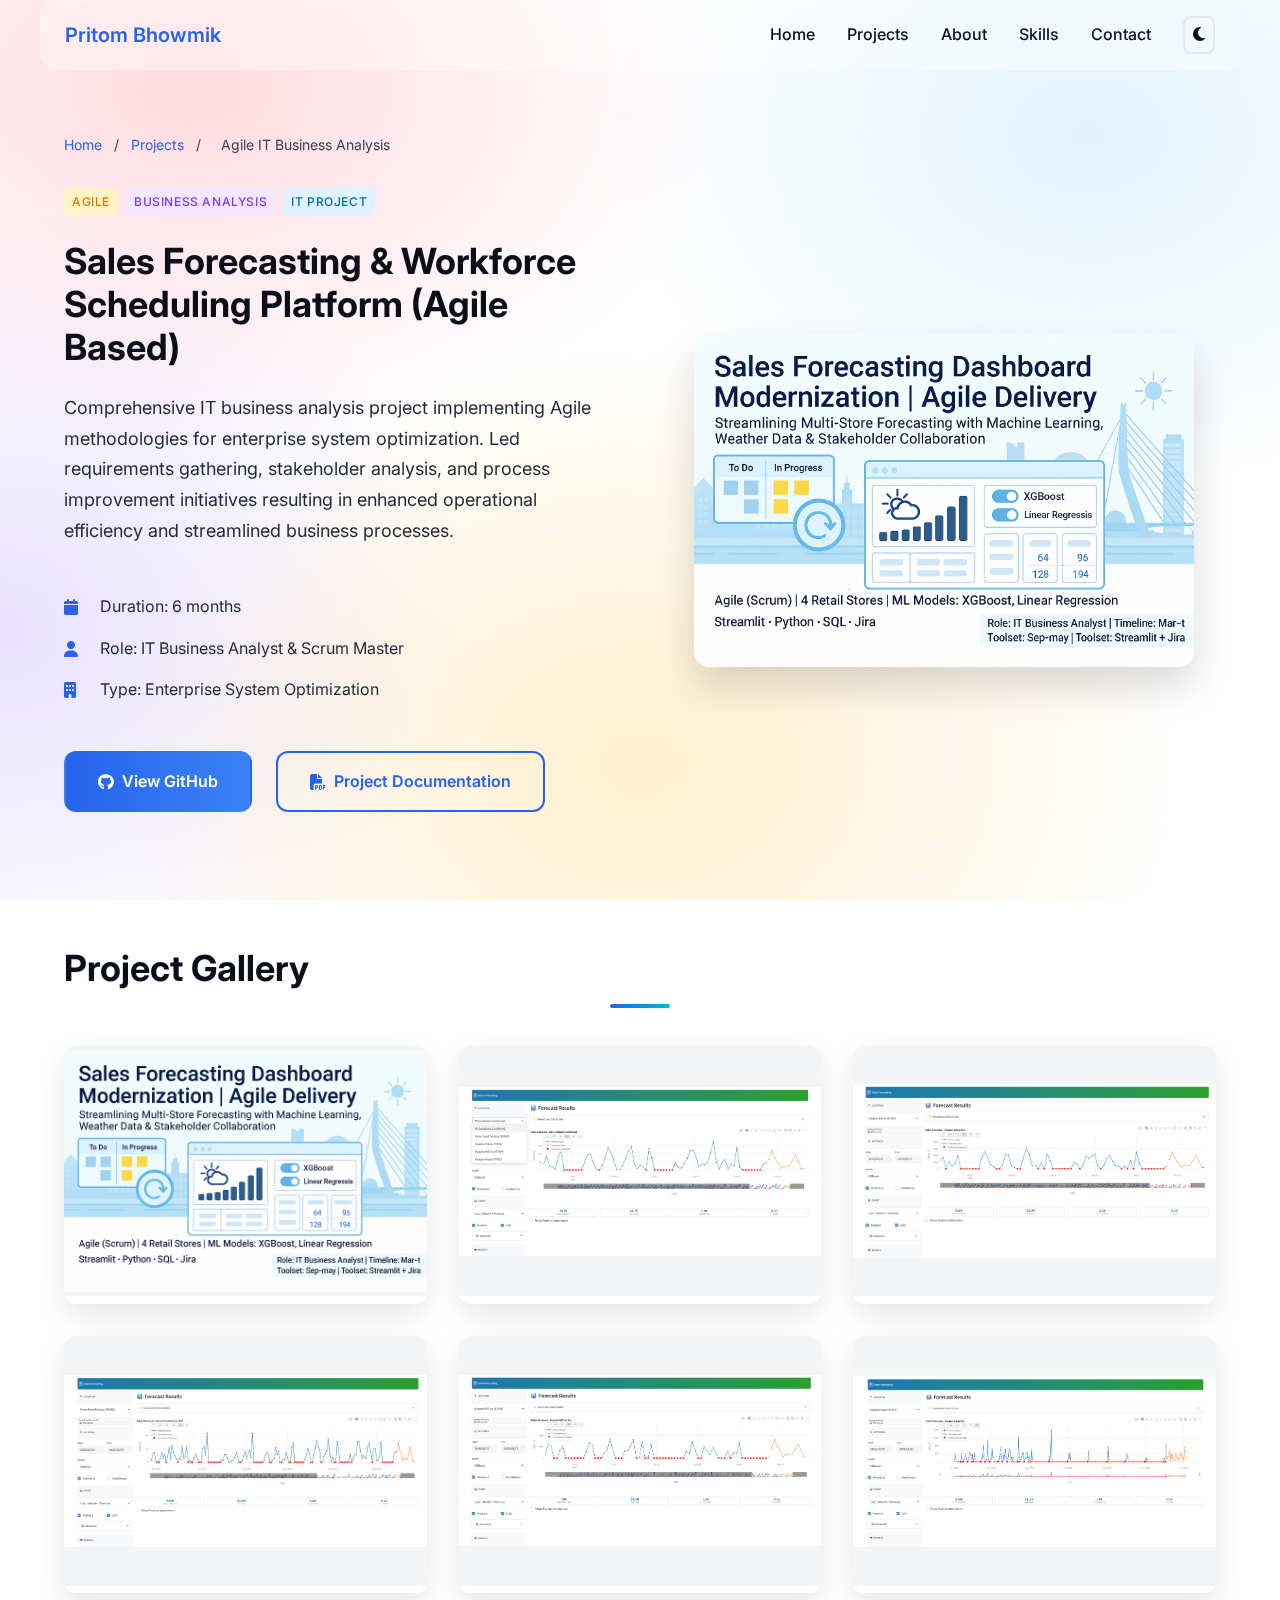
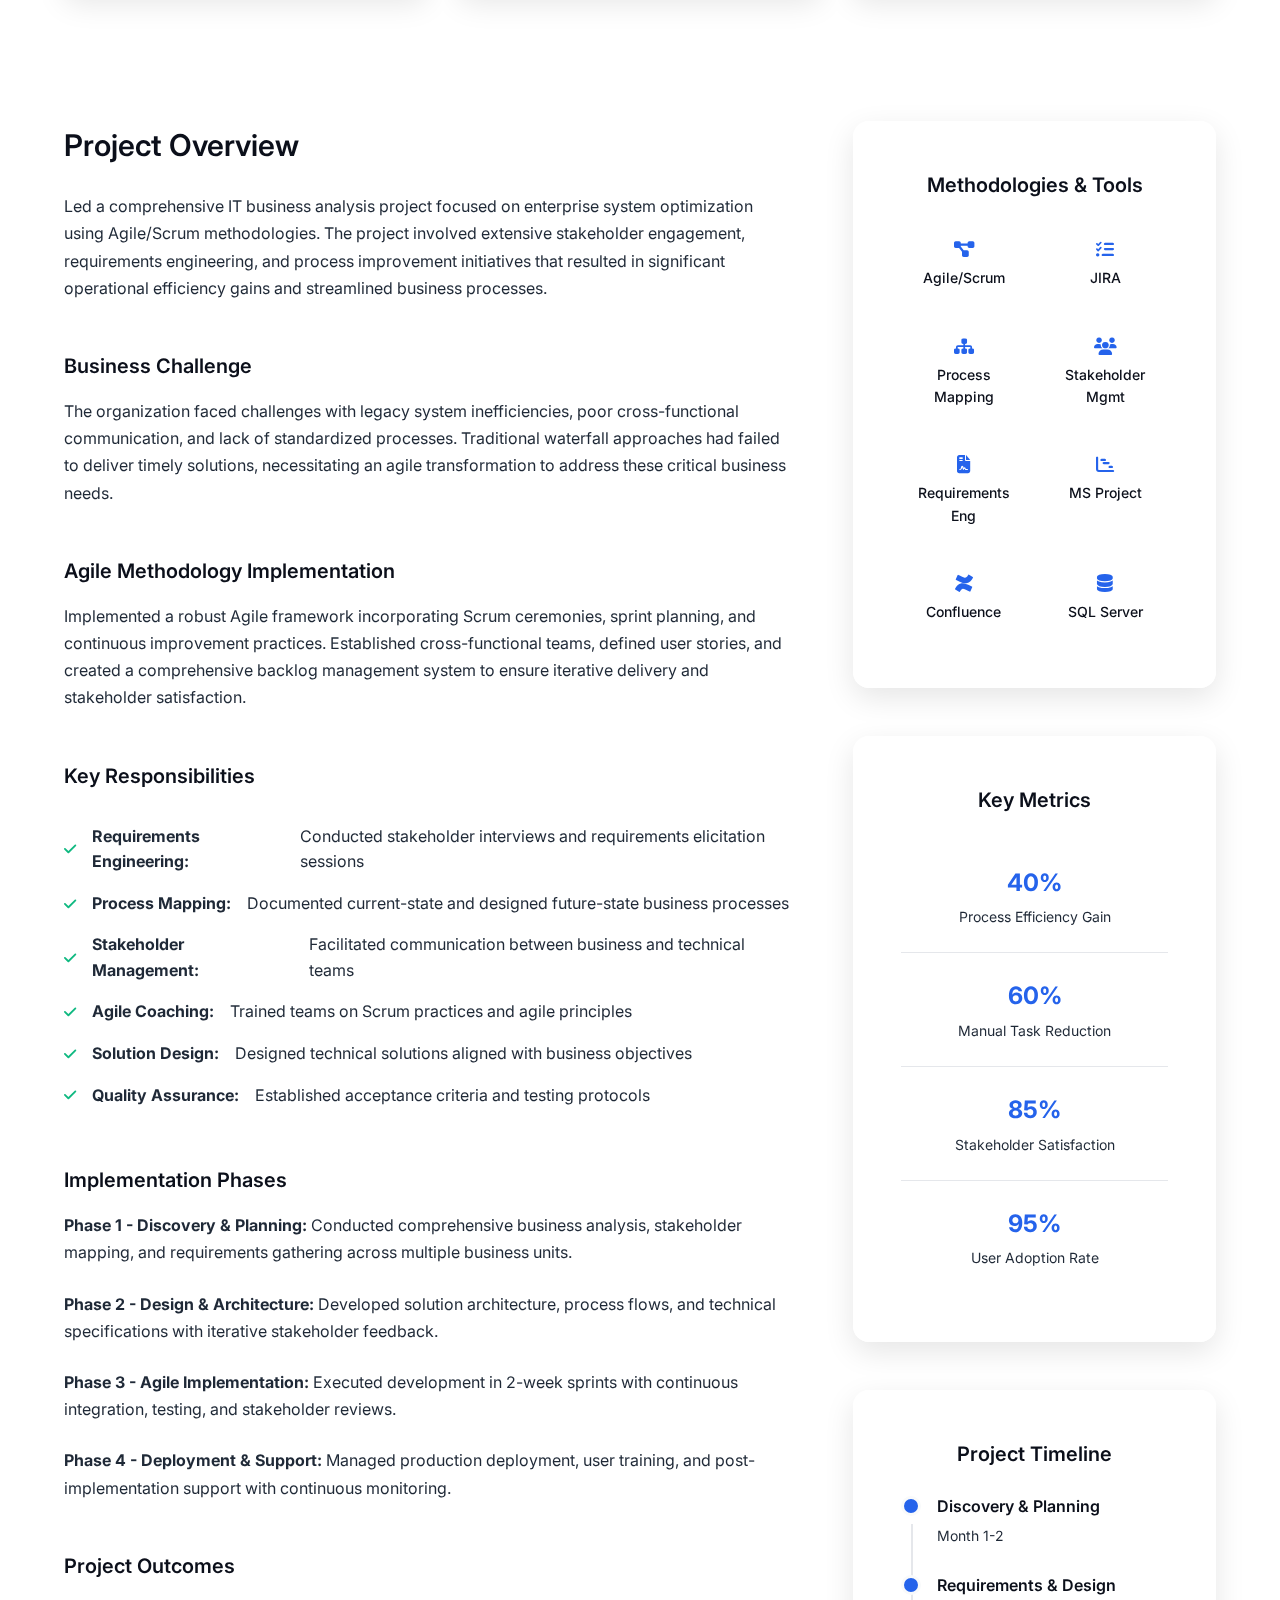
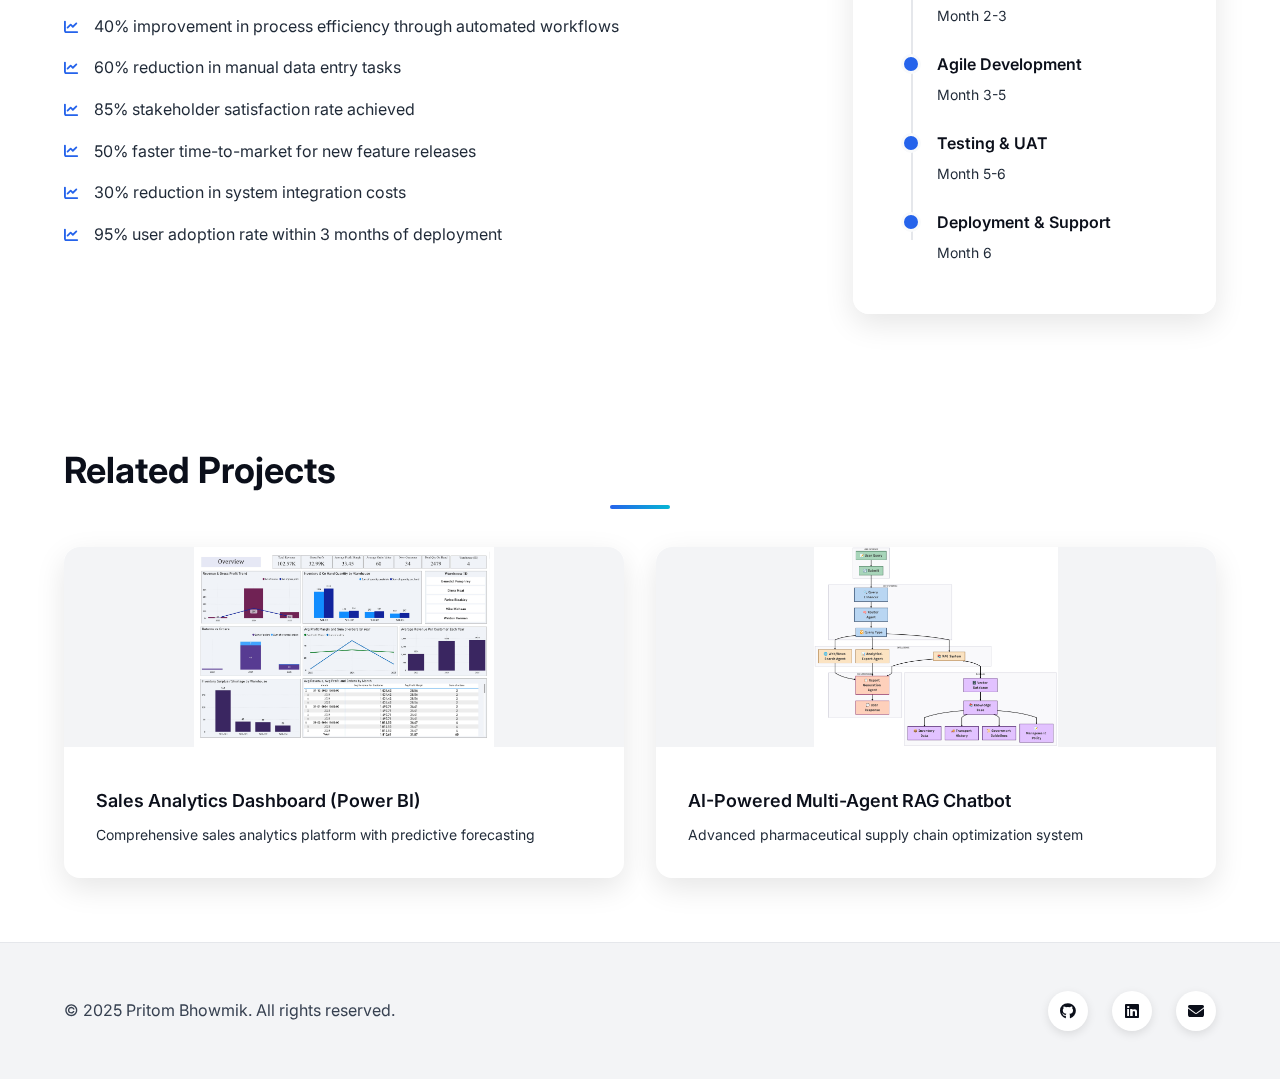
<file: project-healthcare-analytics.html>
<!DOCTYPE html>
<html lang="en">
<head>
    <meta charset="UTF-8">
    <meta name="viewport" content="width=device-width, initial-scale=1.0">
    <meta name="description" content="Sales Forecasting & Workforce Scheduling Platform (Agile Based) - Comprehensive enterprise system optimization using Agile methodologies, requirements engineering, and stakeholder management.">
    <meta name="keywords" content="Agile, Scrum, Business Analysis, Requirements Engineering, IT Project Management, Process Mapping, Stakeholder Management">
    <meta name="author" content="Pritom Bhowmik">
    
    <!-- Open Graph Meta Tags -->
    <meta property="og:title" content="Sales Forecasting & Workforce Scheduling Platform (Agile Based) - Pritom Bhowmik">
    <meta property="og:description" content="Comprehensive IT business analysis project implementing Agile methodologies for enterprise system optimization">
    <meta property="og:type" content="website">
    <meta property="og:url" content="https://pritom02bh.github.io/project-healthcare-analytics.html">
    <meta property="og:image" content="https://pritom02bh.github.io/assets/Agile Project/1.png">
    
    <title>Sales Forecasting & Workforce Scheduling Platform (Agile Based) - Pritom Bhowmik</title>
    
    <!-- Google Fonts -->
    <link href="https://fonts.googleapis.com/css2?family=Inter:wght@300;400;500;600;700&display=swap" rel="stylesheet">
    
    <!-- Font Awesome Icons -->
    <link rel="stylesheet" href="https://cdnjs.cloudflare.com/ajax/libs/font-awesome/6.4.0/css/all.min.css">
    
    <!-- Main Stylesheet -->
    <link rel="stylesheet" href="style/main.css?v=3">
    <link rel="stylesheet" href="style/project-page.css?v=3">
    
    <!-- Favicon -->
    <link rel="icon" type="image/x-icon" href="assets/favicon.ico">
</head>
<body>
    <!-- Custom Cursor -->
    <div class="cursor"></div>
    <div class="cursor-follower"></div>

    <!-- Navigation -->
    <nav class="navbar">
        <div class="nav-container">
            <div class="nav-logo">
                <a href="index.html"><h2>Pritom Bhowmik</h2></a>
            </div>
            <div class="nav-menu">
                <a href="index.html" class="nav-link">Home</a>
                <a href="index.html#projects" class="nav-link">Projects</a>
                <a href="index.html#about" class="nav-link">About</a>
                <a href="index.html#skills" class="nav-link">Skills</a>
                <a href="index.html#contact" class="nav-link">Contact</a>
                <button class="dark-mode-toggle" aria-label="Toggle dark mode">
                    <i class="fas fa-moon"></i>
                </button>
            </div>
            <div class="hamburger">
                <span></span>
                <span></span>
                <span></span>
            </div>
        </div>
    </nav>

    <!-- Project Header -->
    <section class="project-header">
        <div class="container">
            <div class="breadcrumb">
                <a href="index.html">Home</a>
                <span>/</span>
                <a href="index.html#projects">Projects</a>
                <span>/</span>
                <span>Agile IT Business Analysis</span>
            </div>
            <div class="project-header-content">
                <div class="project-info">
                    <div class="project-tags-header">
                        <span class="category-tag agile">Agile</span>
                        <span class="category-tag business-analysis">Business Analysis</span>
                        <span class="category-tag it-project">IT Project</span>
                    </div>
                    <h1 class="project-main-title">Sales Forecasting & Workforce Scheduling Platform (Agile Based)</h1>
                    <p class="project-subtitle">
                        Comprehensive IT business analysis project implementing Agile methodologies for enterprise system optimization. 
                        Led requirements gathering, stakeholder analysis, and process improvement initiatives resulting in enhanced 
                        operational efficiency and streamlined business processes.
                    </p>
                    <div class="project-meta">
                        <div class="meta-item">
                            <i class="fas fa-calendar"></i>
                            <span>Duration: 6 months</span>
                        </div>
                        <div class="meta-item">
                            <i class="fas fa-user"></i>
                            <span>Role: IT Business Analyst & Scrum Master</span>
                        </div>
                        <div class="meta-item">
                            <i class="fas fa-building"></i>
                            <span>Type: Enterprise System Optimization</span>
                        </div>
                    </div>
                    <div class="project-links-header">
                        <a href="https://github.com/pritom02bh/weekly_sales_forecasting" target="_blank" class="btn btn-primary">
                            <i class="fab fa-github"></i>
                            View GitHub
                        </a>
                        <a href="assets/Agile Project/Pritom_Bhowmik_IT_Project_Work_File_compressed.pdf" target="_blank" class="btn btn-secondary">
                            <i class="fas fa-file-pdf"></i>
                            Project Documentation
                        </a>
                    </div>
                </div>
                <div class="project-featured-image">
                    <img src="assets/Agile Project/1.png" alt="Agile Project Overview" class="featured-img">
                </div>
            </div>
        </div>
    </section>

    <!-- Project Gallery -->
    <section class="project-gallery">
        <div class="container">
            <h2 class="section-title">Project Gallery</h2>
            <div class="gallery-grid">
                <div class="gallery-item" data-image="assets/Agile Project/1.png" data-title="Project Overview" data-desc="Comprehensive overview of the agile project scope and objectives">
                    <img src="assets/Agile Project/1.png" alt="Project Overview">
                    <div class="gallery-overlay">
                        <i class="fas fa-search-plus"></i>
                    </div>
                </div>
                <div class="gallery-item" data-image="assets/Agile Project/2.png" data-title="Process Analysis" data-desc="Detailed business process analysis and mapping documentation">
                    <img src="assets/Agile Project/2.png" alt="Process Analysis">
                    <div class="gallery-overlay">
                        <i class="fas fa-search-plus"></i>
                    </div>
                </div>
                <div class="gallery-item" data-image="assets/Agile Project/3.png" data-title="Requirements Documentation" data-desc="Comprehensive requirements gathering and documentation framework">
                    <img src="assets/Agile Project/3.png" alt="Requirements Documentation">
                    <div class="gallery-overlay">
                        <i class="fas fa-search-plus"></i>
                    </div>
                </div>
                <div class="gallery-item" data-image="assets/Agile Project/4.png" data-title="System Design" data-desc="Technical system design and architecture specifications">
                    <img src="assets/Agile Project/4.png" alt="System Design">
                    <div class="gallery-overlay">
                        <i class="fas fa-search-plus"></i>
                    </div>
                </div>
                <div class="gallery-item" data-image="assets/Agile Project/5.png" data-title="Implementation Phase" data-desc="Agile implementation methodology and sprint planning">
                    <img src="assets/Agile Project/5.png" alt="Implementation">
                    <div class="gallery-overlay">
                        <i class="fas fa-search-plus"></i>
                    </div>
                </div>
                <div class="gallery-item" data-image="assets/Agile Project/6.png" data-title="Project Results" data-desc="Final outcomes and performance metrics achieved">
                    <img src="assets/Agile Project/6.png" alt="Results">
                    <div class="gallery-overlay">
                        <i class="fas fa-search-plus"></i>
                    </div>
                </div>
            </div>
        </div>
    </section>

    <!-- Project Details -->
    <section class="project-details">
        <div class="container">
            <div class="details-grid">
                <div class="details-main">
                    <h2>Project Overview</h2>
                    <p>
                        Led a comprehensive IT business analysis project focused on enterprise system optimization using Agile/Scrum methodologies. 
                        The project involved extensive stakeholder engagement, requirements engineering, and process improvement initiatives that 
                        resulted in significant operational efficiency gains and streamlined business processes.
                    </p>
                    
                    <h3>Business Challenge</h3>
                    <p>
                        The organization faced challenges with legacy system inefficiencies, poor cross-functional communication, and lack of 
                        standardized processes. Traditional waterfall approaches had failed to deliver timely solutions, necessitating an 
                        agile transformation to address these critical business needs.
                    </p>
                    
                    <h3>Agile Methodology Implementation</h3>
                    <p>
                        Implemented a robust Agile framework incorporating Scrum ceremonies, sprint planning, and continuous improvement practices. 
                        Established cross-functional teams, defined user stories, and created a comprehensive backlog management system to ensure 
                        iterative delivery and stakeholder satisfaction.
                    </p>
                    
                    <h3>Key Responsibilities</h3>
                    <ul class="feature-list">
                        <li><i class="fas fa-check"></i> <strong>Requirements Engineering:</strong> Conducted stakeholder interviews and requirements elicitation sessions</li>
                        <li><i class="fas fa-check"></i> <strong>Process Mapping:</strong> Documented current-state and designed future-state business processes</li>
                        <li><i class="fas fa-check"></i> <strong>Stakeholder Management:</strong> Facilitated communication between business and technical teams</li>
                        <li><i class="fas fa-check"></i> <strong>Agile Coaching:</strong> Trained teams on Scrum practices and agile principles</li>
                        <li><i class="fas fa-check"></i> <strong>Solution Design:</strong> Designed technical solutions aligned with business objectives</li>
                        <li><i class="fas fa-check"></i> <strong>Quality Assurance:</strong> Established acceptance criteria and testing protocols</li>
                    </ul>
                    
                    <h3>Implementation Phases</h3>
                    <p>
                        <strong>Phase 1 - Discovery & Planning:</strong> Conducted comprehensive business analysis, stakeholder mapping, 
                        and requirements gathering across multiple business units.
                    </p>
                    <p>
                        <strong>Phase 2 - Design & Architecture:</strong> Developed solution architecture, process flows, and technical 
                        specifications with iterative stakeholder feedback.
                    </p>
                    <p>
                        <strong>Phase 3 - Agile Implementation:</strong> Executed development in 2-week sprints with continuous integration, 
                        testing, and stakeholder reviews.
                    </p>
                    <p>
                        <strong>Phase 4 - Deployment & Support:</strong> Managed production deployment, user training, and post-implementation 
                        support with continuous monitoring.
                    </p>
                    
                    <h3>Project Outcomes</h3>
                    <ul class="results-list">
                        <li><i class="fas fa-chart-line"></i> 40% improvement in process efficiency through automated workflows</li>
                        <li><i class="fas fa-chart-line"></i> 60% reduction in manual data entry tasks</li>
                        <li><i class="fas fa-chart-line"></i> 85% stakeholder satisfaction rate achieved</li>
                        <li><i class="fas fa-chart-line"></i> 50% faster time-to-market for new feature releases</li>
                        <li><i class="fas fa-chart-line"></i> 30% reduction in system integration costs</li>
                        <li><i class="fas fa-chart-line"></i> 95% user adoption rate within 3 months of deployment</li>
                    </ul>
                </div>
                
                <div class="details-sidebar">
                    <div class="tech-stack">
                        <h3>Methodologies & Tools</h3>
                        <div class="tech-grid">
                            <div class="tech-item">
                                <i class="fas fa-project-diagram"></i>
                                <span>Agile/Scrum</span>
                            </div>
                            <div class="tech-item">
                                <i class="fas fa-tasks"></i>
                                <span>JIRA</span>
                            </div>
                            <div class="tech-item">
                                <i class="fas fa-sitemap"></i>
                                <span>Process Mapping</span>
                            </div>
                            <div class="tech-item">
                                <i class="fas fa-users"></i>
                                <span>Stakeholder Mgmt</span>
                            </div>
                            <div class="tech-item">
                                <i class="fas fa-file-contract"></i>
                                <span>Requirements Eng</span>
                            </div>
                            <div class="tech-item">
                                <i class="fas fa-chart-gantt"></i>
                                <span>MS Project</span>
                            </div>
                            <div class="tech-item">
                                <i class="fab fa-confluence"></i>
                                <span>Confluence</span>
                            </div>
                            <div class="tech-item">
                                <i class="fas fa-database"></i>
                                <span>SQL Server</span>
                            </div>
                        </div>
                    </div>
                    
                    <div class="project-stats">
                        <h3>Key Metrics</h3>
                        <div class="stat-item">
                            <span class="stat-number">40%</span>
                            <span class="stat-label">Process Efficiency Gain</span>
                        </div>
                        <div class="stat-item">
                            <span class="stat-number">60%</span>
                            <span class="stat-label">Manual Task Reduction</span>
                        </div>
                        <div class="stat-item">
                            <span class="stat-number">85%</span>
                            <span class="stat-label">Stakeholder Satisfaction</span>
                        </div>
                        <div class="stat-item">
                            <span class="stat-number">95%</span>
                            <span class="stat-label">User Adoption Rate</span>
                        </div>
                    </div>
                    
                    <div class="project-timeline">
                        <h3>Project Timeline</h3>
                        <div class="timeline-item">
                            <div class="timeline-marker"></div>
                            <div class="timeline-content">
                                <h4>Discovery & Planning</h4>
                                <span>Month 1-2</span>
                            </div>
                        </div>
                        <div class="timeline-item">
                            <div class="timeline-marker"></div>
                            <div class="timeline-content">
                                <h4>Requirements & Design</h4>
                                <span>Month 2-3</span>
                            </div>
                        </div>
                        <div class="timeline-item">
                            <div class="timeline-marker"></div>
                            <div class="timeline-content">
                                <h4>Agile Development</h4>
                                <span>Month 3-5</span>
                            </div>
                        </div>
                        <div class="timeline-item">
                            <div class="timeline-marker"></div>
                            <div class="timeline-content">
                                <h4>Testing & UAT</h4>
                                <span>Month 5-6</span>
                            </div>
                        </div>
                        <div class="timeline-item">
                            <div class="timeline-marker"></div>
                            <div class="timeline-content">
                                <h4>Deployment & Support</h4>
                                <span>Month 6</span>
                            </div>
                        </div>
                    </div>
                </div>
            </div>
        </div>
    </section>

    <!-- Related Projects -->
    <section class="related-projects">
        <div class="container">
            <h2 class="section-title">Related Projects</h2>
            <div class="related-grid">
                <a href="project-sales-analytics.html" class="related-item">
                    <img src="assets/sales analytics/dashboard-images-0.jpg" alt="Sales Analytics Dashboard">
                    <div class="related-content">
                        <h3>Sales Analytics Dashboard (Power BI)</h3>
                        <p>Comprehensive sales analytics platform with predictive forecasting</p>
                    </div>
                </a>
                <a href="project-supply-chain.html" class="related-item">
                    <img src="assets/agnetic rag/p2_first.png" alt="Supply Chain Optimization">
                    <div class="related-content">
                        <h3>AI-Powered Multi-Agent RAG Chatbot</h3>
                        <p>Advanced pharmaceutical supply chain optimization system</p>
                    </div>
                </a>
            </div>
        </div>
    </section>

    <!-- Image Modal -->
    <div id="imageModal" class="modal">
        <div class="modal-content">
            <span class="close">&times;</span>
            <img class="modal-image" id="modalImage">
            <div class="modal-info">
                <h3 id="modalTitle"></h3>
                <p id="modalDescription"></p>
            </div>
        </div>
    </div>

    <!-- Back to Top Button -->
    <button class="back-to-top" id="backToTop">
        <i class="fas fa-chevron-up"></i>
    </button>

    <!-- Footer -->
    <footer class="footer">
        <div class="container">
            <div class="footer-content">
                <p>&copy; 2025 Pritom Bhowmik. All rights reserved.</p>
                <div class="social-links">
                    <a href="https://github.com/pritom02bh" target="_blank" aria-label="GitHub">
                        <i class="fab fa-github"></i>
                    </a>
                                    <a href="https://linkedin.com/in/bhowmikpritom" target="_blank" aria-label="LinkedIn">
                    <i class="fab fa-linkedin"></i>
                </a>
                <a href="mailto:bhowmik01dev@gmail.com" aria-label="Email">
                    <i class="fas fa-envelope"></i>
                </a>
                </div>
            </div>
        </div>
    </footer>

    <!-- JavaScript -->
    <script src="js/main.js?v=3"></script>
    <script src="js/project-page.js"></script>
</body>
</html>
</file>
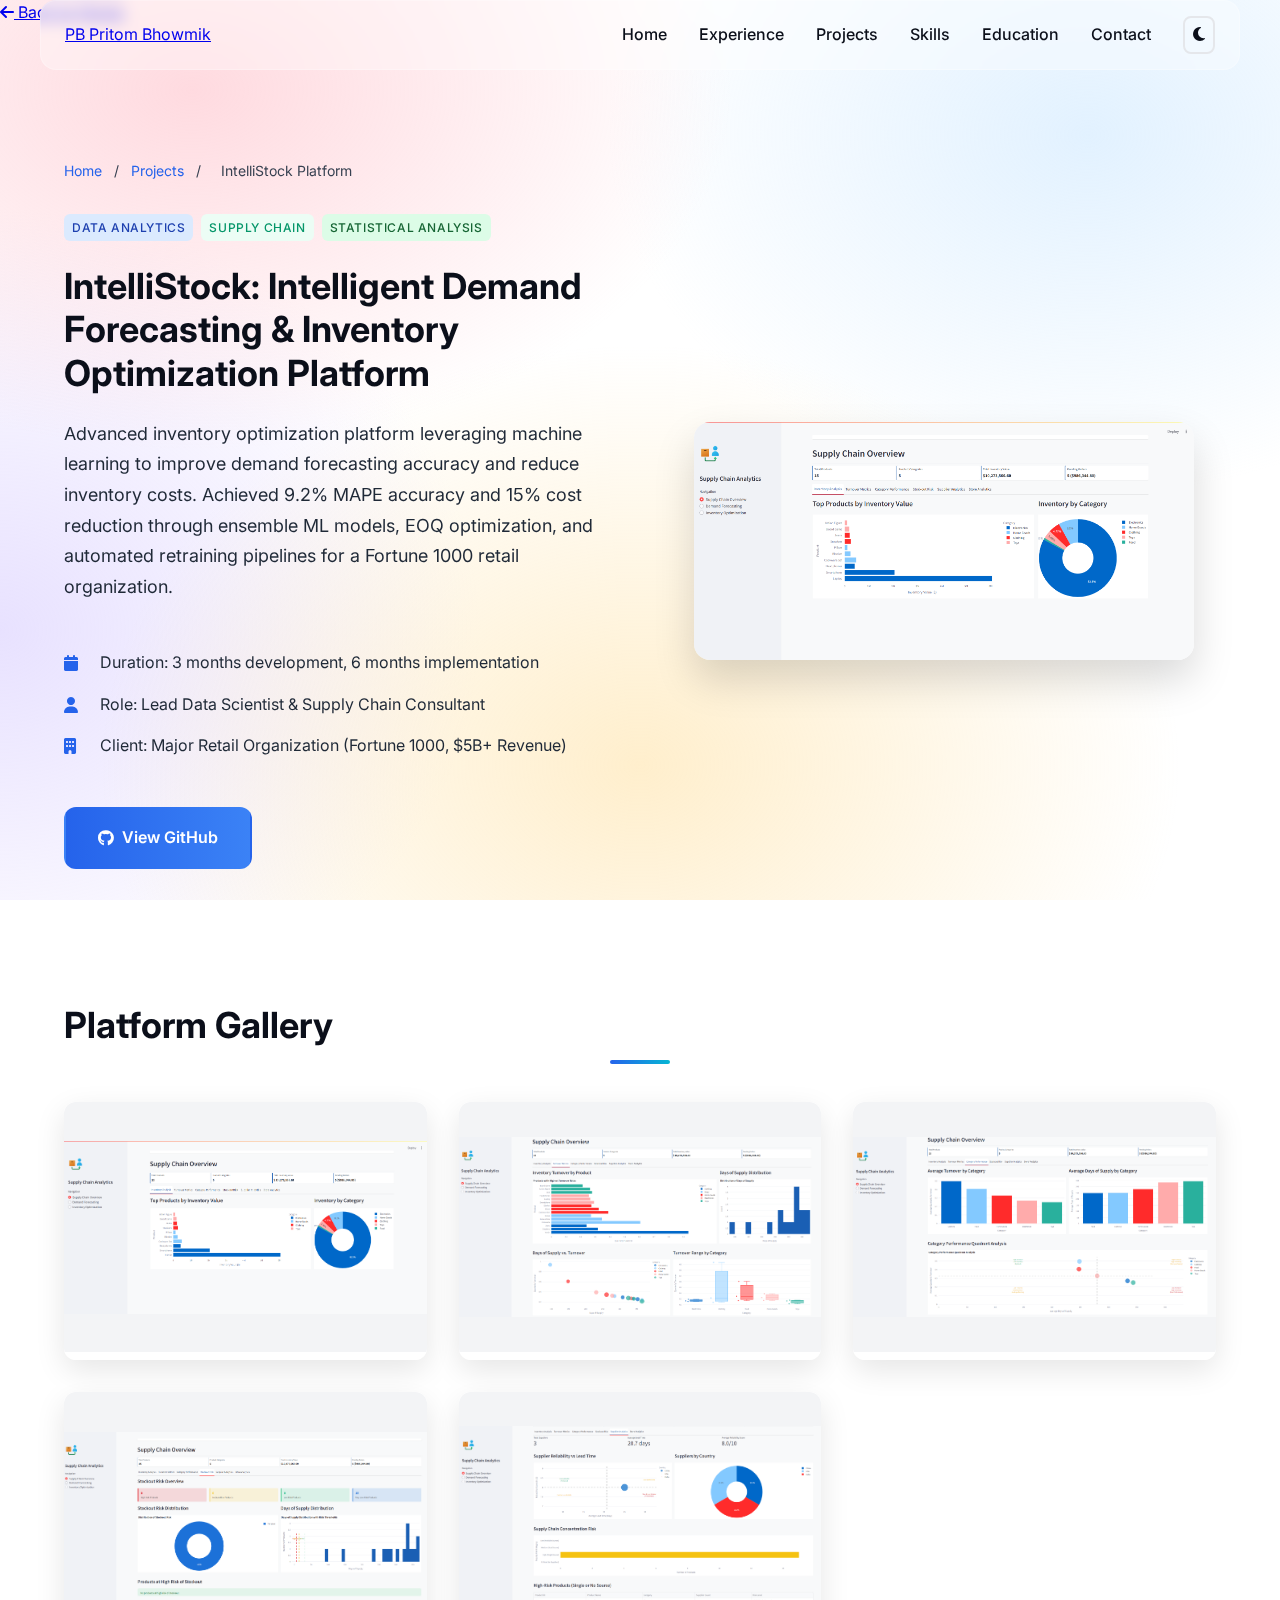
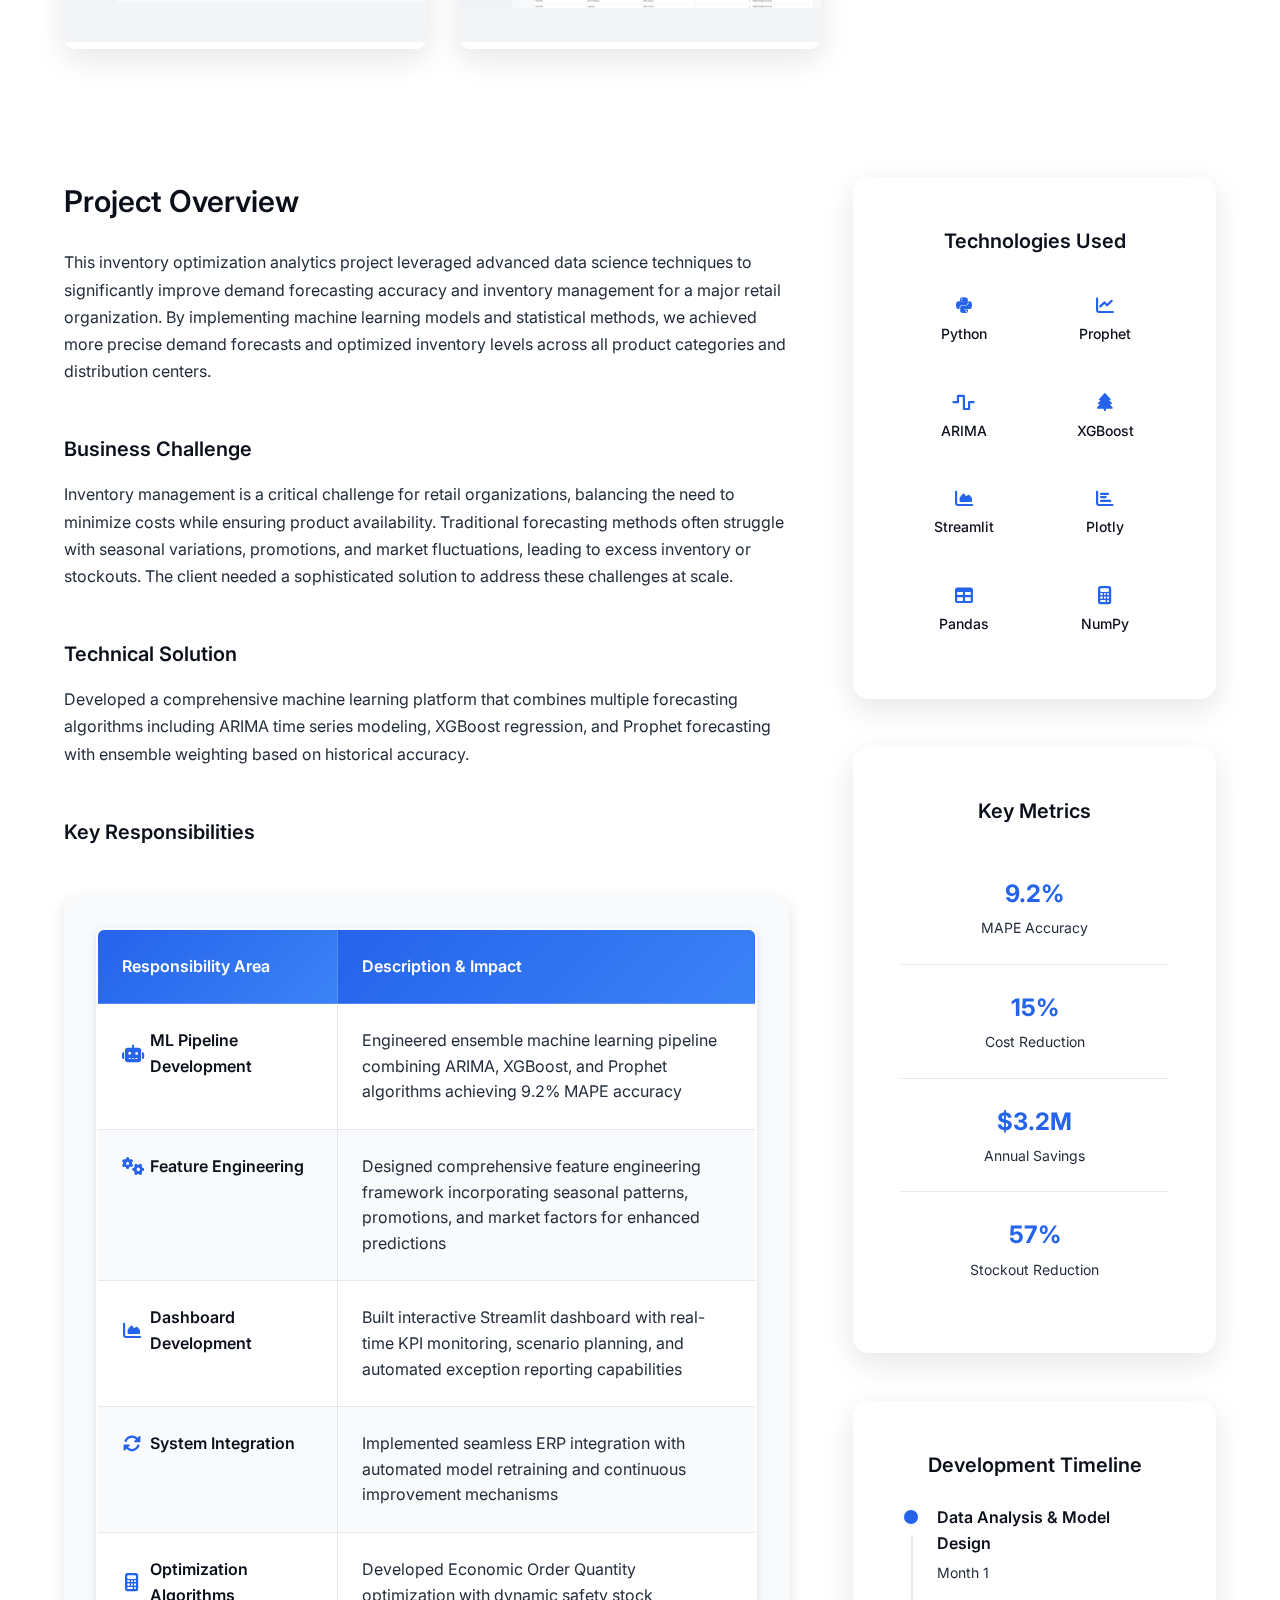
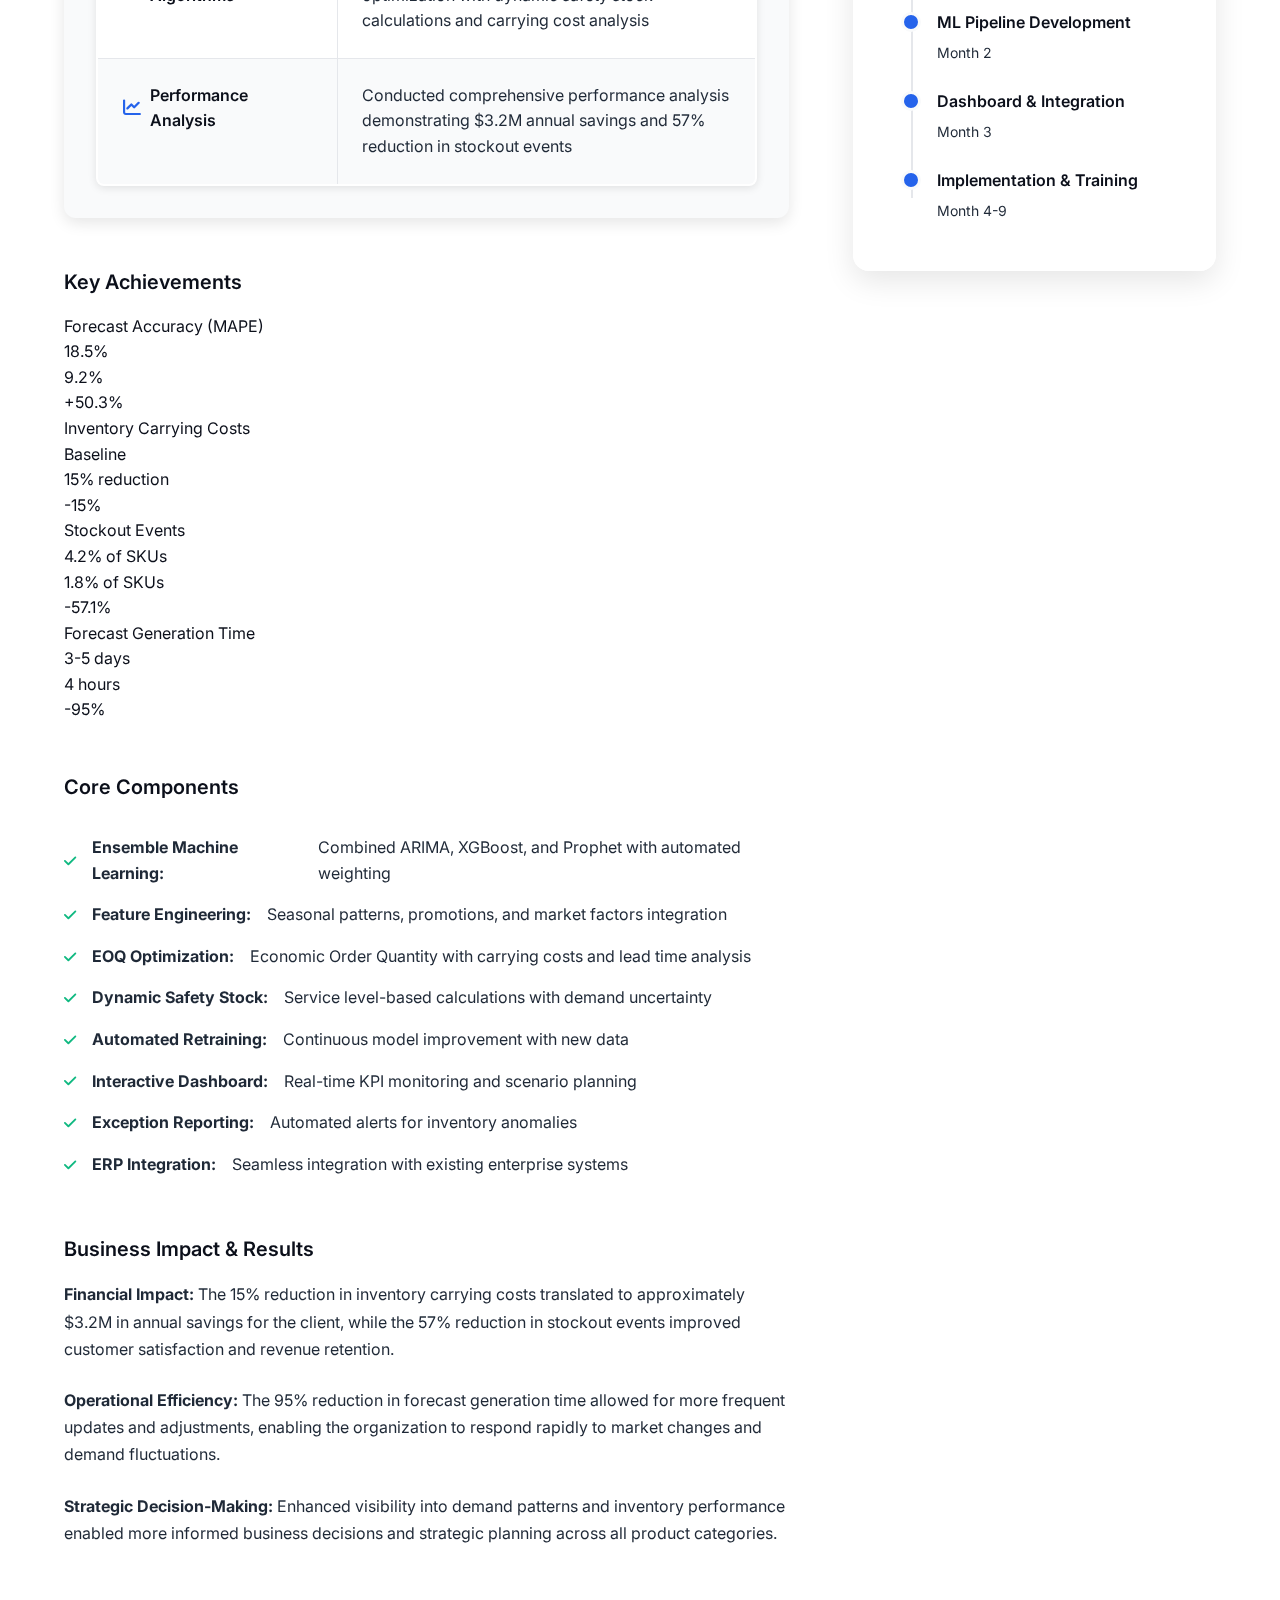
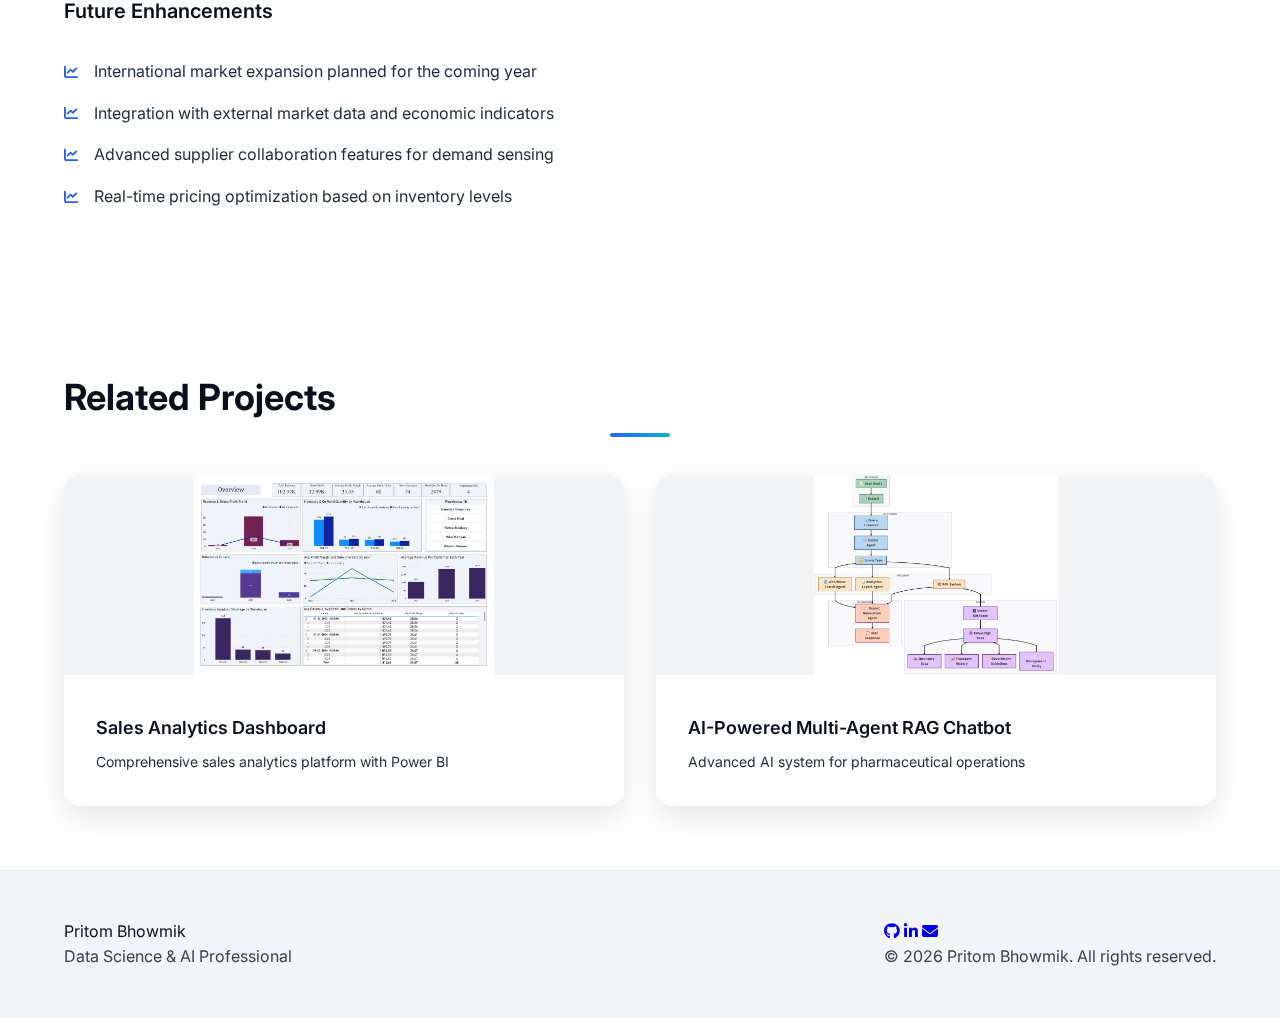
<file: project-intellistock.html>
<!DOCTYPE html>
<html lang="en">
<head>
    <meta charset="UTF-8">
    <meta name="viewport" content="width=device-width, initial-scale=1.0">
    <meta name="description" content="IntelliStock: Intelligent Demand Forecasting & Inventory Optimization Platform - Advanced ML platform achieving 9.2% MAPE accuracy and 15% cost reduction.">
    <meta name="keywords" content="Demand Forecasting, Inventory Optimization, Machine Learning, Time Series Analysis, Python, Supply Chain, ARIMA, Prophet, XGBoost">
    <meta name="author" content="Pritom Bhowmik">
    
    <!-- Open Graph Meta Tags -->
    <meta property="og:title" content="IntelliStock: Intelligent Demand Forecasting & Inventory Optimization - Pritom Bhowmik">
    <meta property="og:description" content="Advanced inventory optimization platform leveraging machine learning for demand forecasting and cost reduction">
    <meta property="og:type" content="website">
    <meta property="og:url" content="https://pritom02bh.github.io/project-intellistock.html">
    <meta property="og:image" content="https://pritom02bh.github.io/assets/demand forecasting and inventory optimization/dashboard-overview.png">
    
    <title>IntelliStock: Intelligent Demand Forecasting & Inventory Optimization - Pritom Bhowmik</title>
    
    <!-- Google Fonts -->
    <link href="https://fonts.googleapis.com/css2?family=Inter:wght@300;400;500;600;700;800;900&family=JetBrains+Mono:wght@400;500&display=swap" rel="stylesheet">
    
    <!-- Font Awesome Icons -->
    <link rel="stylesheet" href="https://cdnjs.cloudflare.com/ajax/libs/font-awesome/6.5.0/css/all.min.css">
    
    <!-- Main Stylesheet -->
    <link rel="stylesheet" href="style/main.css?v=3">
    <link rel="stylesheet" href="style/project-page.css?v=3">
    
    <!-- Favicon -->
    <link rel="icon" type="image/x-icon" href="assets/favicon.ico">
</head>
<body>
    <div class="bg-mesh" aria-hidden="true">
        <div class="mesh-blob blob-1"></div>
        <div class="mesh-blob blob-2"></div>
        <div class="mesh-blob blob-3"></div>
        <div class="mesh-blob blob-4"></div>
    </div>

    <a href="index.html" class="back-home-btn"><i class="fas fa-arrow-left"></i> Back to Home</a>

    <!-- Navigation -->
    <nav class="navbar" role="navigation">
        <div class="nav-container">
            <a href="index.html" class="nav-logo">
                <span class="logo-text">PB</span>
                <span class="logo-full">Pritom Bhowmik</span>
            </a>
            <div class="nav-menu" id="navMenu">
                <a href="index.html" class="nav-link">Home</a>
                <a href="index.html#experience" class="nav-link">Experience</a>
                <a href="index.html#projects" class="nav-link active">Projects</a>
                <a href="index.html#skills" class="nav-link">Skills</a>
                <a href="index.html#education" class="nav-link">Education</a>
                <a href="index.html#contact" class="nav-link">Contact</a>
                <button class="dark-mode-toggle" aria-label="Toggle dark mode">
                    <i class="fas fa-moon"></i>
                </button>
            </div>
            <button class="hamburger" aria-label="Toggle menu" aria-expanded="false">
                <span></span>
                <span></span>
                <span></span>
            </button>
        </div>
    </nav>

    <!-- Project Header -->
    <section class="project-header">
        <div class="container">
            <div class="breadcrumb">
                <a href="index.html">Home</a>
                <span>/</span>
                <a href="index.html#projects">Projects</a>
                <span>/</span>
                <span>IntelliStock Platform</span>
            </div>
            <div class="project-header-content">
                <div class="project-info">
                    <div class="project-tags-header">
                        <span class="category-tag data-analytics">Data Analytics</span>
                        <span class="category-tag supply-chain">Supply Chain</span>
                        <span class="category-tag statistical-analysis">Statistical Analysis</span>
                    </div>
                    <h1 class="project-main-title">IntelliStock: Intelligent Demand Forecasting & Inventory Optimization Platform</h1>
                    <p class="project-subtitle">
                        Advanced inventory optimization platform leveraging machine learning to improve demand forecasting accuracy 
                        and reduce inventory costs. Achieved 9.2% MAPE accuracy and 15% cost reduction through ensemble ML models, 
                        EOQ optimization, and automated retraining pipelines for a Fortune 1000 retail organization.
                    </p>
                    <div class="project-meta">
                        <div class="meta-item">
                            <i class="fas fa-calendar"></i>
                            <span>Duration: 3 months development, 6 months implementation</span>
                        </div>
                        <div class="meta-item">
                            <i class="fas fa-user"></i>
                            <span>Role: Lead Data Scientist & Supply Chain Consultant</span>
                        </div>
                        <div class="meta-item">
                            <i class="fas fa-building"></i>
                            <span>Client: Major Retail Organization (Fortune 1000, $5B+ Revenue)</span>
                        </div>
                    </div>
                    <div class="project-links-header">
                        <a href="https://github.com/pritom02bh/intelligent-demand-forecasting-inventory-optimization" target="_blank" rel="noopener" class="btn btn-primary">
                            <i class="fab fa-github"></i>
                            View GitHub
                        </a>
                    </div>
                </div>
                <div class="project-featured-image">
                    <img src="assets/demand forecasting and inventory optimization/1.png" alt="IntelliStock Dashboard Overview" class="featured-img" loading="lazy" decoding="async">
                </div>
            </div>
        </div>
    </section>

    <!-- Project Gallery -->
    <section class="project-gallery">
        <div class="container">
            <h2 class="section-title">Platform Gallery</h2>
            <div class="gallery-grid">
                <div class="gallery-item" data-image="assets/demand forecasting and inventory optimization/1.png" data-title="IntelliStock Dashboard Overview" data-desc="Executive dashboard showing key inventory metrics and forecasting performance">
                    <img src="assets/demand forecasting and inventory optimization/1.png" alt="Dashboard Overview">
                    <div class="gallery-overlay">
                        <i class="fas fa-search-plus"></i>
                    </div>
                </div>
                <div class="gallery-item" data-image="assets/demand forecasting and inventory optimization/2.png" data-title="Demand Forecasting Models" data-desc="Advanced ML ensemble models for demand prediction with time series analysis">
                    <img src="assets/demand forecasting and inventory optimization/2.png" alt="Demand Forecasting">
                    <div class="gallery-overlay">
                        <i class="fas fa-search-plus"></i>
                    </div>
                </div>
                <div class="gallery-item" data-image="assets/demand forecasting and inventory optimization/3.png" data-title="Inventory Optimization Analytics" data-desc="Comprehensive inventory analytics with reorder point calculations and safety stock optimization">
                    <img src="assets/demand forecasting and inventory optimization/3.png" alt="Inventory Analytics">
                    <div class="gallery-overlay">
                        <i class="fas fa-search-plus"></i>
                    </div>
                </div>
                <div class="gallery-item" data-image="assets/demand forecasting and inventory optimization/4.png" data-title="Economic Order Quantity Analysis" data-desc="EOQ optimization with carrying costs, ordering costs, and demand variability analysis">
                    <img src="assets/demand forecasting and inventory optimization/4.png" alt="EOQ Optimization">
                    <div class="gallery-overlay">
                        <i class="fas fa-search-plus"></i>
                    </div>
                </div>
                <div class="gallery-item" data-image="assets/demand forecasting and inventory optimization/5.png" data-title="Supply Chain Performance Metrics" data-desc="Real-time KPI monitoring and supply chain performance tracking dashboard">
                    <img src="assets/demand forecasting and inventory optimization/5.png" alt="Performance Metrics">
                    <div class="gallery-overlay">
                        <i class="fas fa-search-plus"></i>
                    </div>
                </div>
            </div>
        </div>
    </section>

    <!-- Project Details -->
    <section class="project-details">
        <div class="container">
            <div class="details-grid">
                <div class="details-main">
                    <h2>Project Overview</h2>
                    <p>
                        This inventory optimization analytics project leveraged advanced data science techniques to significantly improve 
                        demand forecasting accuracy and inventory management for a major retail organization. By implementing machine learning 
                        models and statistical methods, we achieved more precise demand forecasts and optimized inventory levels across all 
                        product categories and distribution centers.
                    </p>
                    
                    <h3>Business Challenge</h3>
                    <p>
                        Inventory management is a critical challenge for retail organizations, balancing the need to minimize costs while 
                        ensuring product availability. Traditional forecasting methods often struggle with seasonal variations, promotions, 
                        and market fluctuations, leading to excess inventory or stockouts. The client needed a sophisticated solution to 
                        address these challenges at scale.
                    </p>
                    
                    <h3>Technical Solution</h3>
                    <p>
                        Developed a comprehensive machine learning platform that combines multiple forecasting algorithms including ARIMA time series 
                        modeling, XGBoost regression, and Prophet forecasting with ensemble weighting based on historical accuracy.
                    </p>
                    
                    <h3>Key Responsibilities</h3>
                    <div class="project-responsibilities">
                        <table class="responsibilities-table">
                            <thead>
                                <tr>
                                    <th>Responsibility Area</th>
                                    <th>Description & Impact</th>
                                </tr>
                            </thead>
                            <tbody>
                                <tr>
                                    <td>
                                        <div class="responsibility-title">
                                            <i class="fas fa-robot"></i>
                                            <span>ML Pipeline Development</span>
                                        </div>
                                    </td>
                                    <td>
                                        <div class="responsibility-description">
                                            Engineered ensemble machine learning pipeline combining ARIMA, XGBoost, and Prophet algorithms achieving 9.2% MAPE accuracy
                                        </div>
                                    </td>
                                </tr>
                                <tr>
                                    <td>
                                        <div class="responsibility-title">
                                            <i class="fas fa-cogs"></i>
                                            <span>Feature Engineering</span>
                                        </div>
                                    </td>
                                    <td>
                                        <div class="responsibility-description">
                                            Designed comprehensive feature engineering framework incorporating seasonal patterns, promotions, and market factors for enhanced predictions
                                        </div>
                                    </td>
                                </tr>
                                <tr>
                                    <td>
                                        <div class="responsibility-title">
                                            <i class="fas fa-chart-area"></i>
                                            <span>Dashboard Development</span>
                                        </div>
                                    </td>
                                    <td>
                                        <div class="responsibility-description">
                                            Built interactive Streamlit dashboard with real-time KPI monitoring, scenario planning, and automated exception reporting capabilities
                                        </div>
                                    </td>
                                </tr>
                                <tr>
                                    <td>
                                        <div class="responsibility-title">
                                            <i class="fas fa-sync-alt"></i>
                                            <span>System Integration</span>
                                        </div>
                                    </td>
                                    <td>
                                        <div class="responsibility-description">
                                            Implemented seamless ERP integration with automated model retraining and continuous improvement mechanisms
                                        </div>
                                    </td>
                                </tr>
                                <tr>
                                    <td>
                                        <div class="responsibility-title">
                                            <i class="fas fa-calculator"></i>
                                            <span>Optimization Algorithms</span>
                                        </div>
                                    </td>
                                    <td>
                                        <div class="responsibility-description">
                                            Developed Economic Order Quantity optimization with dynamic safety stock calculations and carrying cost analysis
                                        </div>
                                    </td>
                                </tr>
                                <tr>
                                    <td>
                                        <div class="responsibility-title">
                                            <i class="fas fa-chart-line"></i>
                                            <span>Performance Analysis</span>
                                        </div>
                                    </td>
                                    <td>
                                        <div class="responsibility-description">
                                            Conducted comprehensive performance analysis demonstrating $3.2M annual savings and 57% reduction in stockout events
                                        </div>
                                    </td>
                                </tr>
                            </tbody>
                        </table>
                    </div>
                    
                    <h3>Key Achievements</h3>
                    <div class="achievements-table">
                        <div class="achievement-row">
                            <div class="metric">Forecast Accuracy (MAPE)</div>
                            <div class="previous">18.5%</div>
                            <div class="current">9.2%</div>
                            <div class="improvement">+50.3%</div>
                        </div>
                        <div class="achievement-row">
                            <div class="metric">Inventory Carrying Costs</div>
                            <div class="previous">Baseline</div>
                            <div class="current">15% reduction</div>
                            <div class="improvement">-15%</div>
                        </div>
                        <div class="achievement-row">
                            <div class="metric">Stockout Events</div>
                            <div class="previous">4.2% of SKUs</div>
                            <div class="current">1.8% of SKUs</div>
                            <div class="improvement">-57.1%</div>
                        </div>
                        <div class="achievement-row">
                            <div class="metric">Forecast Generation Time</div>
                            <div class="previous">3-5 days</div>
                            <div class="current">4 hours</div>
                            <div class="improvement">-95%</div>
                        </div>
                    </div>
                    
                    <h3>Core Components</h3>
                    <ul class="feature-list">
                        <li><i class="fas fa-check"></i> <strong>Ensemble Machine Learning:</strong> Combined ARIMA, XGBoost, and Prophet with automated weighting</li>
                        <li><i class="fas fa-check"></i> <strong>Feature Engineering:</strong> Seasonal patterns, promotions, and market factors integration</li>
                        <li><i class="fas fa-check"></i> <strong>EOQ Optimization:</strong> Economic Order Quantity with carrying costs and lead time analysis</li>
                        <li><i class="fas fa-check"></i> <strong>Dynamic Safety Stock:</strong> Service level-based calculations with demand uncertainty</li>
                        <li><i class="fas fa-check"></i> <strong>Automated Retraining:</strong> Continuous model improvement with new data</li>
                        <li><i class="fas fa-check"></i> <strong>Interactive Dashboard:</strong> Real-time KPI monitoring and scenario planning</li>
                        <li><i class="fas fa-check"></i> <strong>Exception Reporting:</strong> Automated alerts for inventory anomalies</li>
                        <li><i class="fas fa-check"></i> <strong>ERP Integration:</strong> Seamless integration with existing enterprise systems</li>
                    </ul>
                    
                    <h3>Business Impact & Results</h3>
                    <p>
                        <strong>Financial Impact:</strong> The 15% reduction in inventory carrying costs translated to approximately $3.2M 
                        in annual savings for the client, while the 57% reduction in stockout events improved customer satisfaction 
                        and revenue retention.
                    </p>
                    <p>
                        <strong>Operational Efficiency:</strong> The 95% reduction in forecast generation time allowed for more frequent 
                        updates and adjustments, enabling the organization to respond rapidly to market changes and demand fluctuations.
                    </p>
                    <p>
                        <strong>Strategic Decision-Making:</strong> Enhanced visibility into demand patterns and inventory performance 
                        enabled more informed business decisions and strategic planning across all product categories.
                    </p>
                    
                    <h3>Future Enhancements</h3>
                    <ul class="results-list">
                        <li><i class="fas fa-chart-line"></i> International market expansion planned for the coming year</li>
                        <li><i class="fas fa-chart-line"></i> Integration with external market data and economic indicators</li>
                        <li><i class="fas fa-chart-line"></i> Advanced supplier collaboration features for demand sensing</li>
                        <li><i class="fas fa-chart-line"></i> Real-time pricing optimization based on inventory levels</li>
                    </ul>
                </div>
                
                <div class="details-sidebar">
                    <div class="tech-stack">
                        <h3>Technologies Used</h3>
                        <div class="tech-grid">
                            <div class="tech-item">
                                <i class="fab fa-python"></i>
                                <span>Python</span>
                            </div>
                            <div class="tech-item">
                                <i class="fas fa-chart-line"></i>
                                <span>Prophet</span>
                            </div>
                            <div class="tech-item">
                                <i class="fas fa-wave-square"></i>
                                <span>ARIMA</span>
                            </div>
                            <div class="tech-item">
                                <i class="fas fa-tree"></i>
                                <span>XGBoost</span>
                            </div>
                            <div class="tech-item">
                                <i class="fas fa-chart-area"></i>
                                <span>Streamlit</span>
                            </div>
                            <div class="tech-item">
                                <i class="fas fa-chart-bar"></i>
                                <span>Plotly</span>
                            </div>
                            <div class="tech-item">
                                <i class="fas fa-table"></i>
                                <span>Pandas</span>
                            </div>
                            <div class="tech-item">
                                <i class="fas fa-calculator"></i>
                                <span>NumPy</span>
                            </div>
                        </div>
                    </div>
                    
                    <div class="project-stats">
                        <h3>Key Metrics</h3>
                        <div class="stat-item">
                            <span class="stat-number">9.2%</span>
                            <span class="stat-label">MAPE Accuracy</span>
                        </div>
                        <div class="stat-item">
                            <span class="stat-number">15%</span>
                            <span class="stat-label">Cost Reduction</span>
                        </div>
                        <div class="stat-item">
                            <span class="stat-number">$3.2M</span>
                            <span class="stat-label">Annual Savings</span>
                        </div>
                        <div class="stat-item">
                            <span class="stat-number">57%</span>
                            <span class="stat-label">Stockout Reduction</span>
                        </div>
                    </div>
                    
                    <div class="project-timeline">
                        <h3>Development Timeline</h3>
                        <div class="timeline-item">
                            <div class="timeline-marker"></div>
                            <div class="timeline-content">
                                <h4>Data Analysis & Model Design</h4>
                                <span>Month 1</span>
                            </div>
                        </div>
                        <div class="timeline-item">
                            <div class="timeline-marker"></div>
                            <div class="timeline-content">
                                <h4>ML Pipeline Development</h4>
                                <span>Month 2</span>
                            </div>
                        </div>
                        <div class="timeline-item">
                            <div class="timeline-marker"></div>
                            <div class="timeline-content">
                                <h4>Dashboard & Integration</h4>
                                <span>Month 3</span>
                            </div>
                        </div>
                        <div class="timeline-item">
                            <div class="timeline-marker"></div>
                            <div class="timeline-content">
                                <h4>Implementation & Training</h4>
                                <span>Month 4-9</span>
                            </div>
                        </div>
                    </div>
                </div>
            </div>
        </div>
    </section>

    <!-- Related Projects -->
    <section class="related-projects">
        <div class="container">
            <h2 class="section-title">Related Projects</h2>
            <div class="related-grid">
                <a href="project-sales-analytics.html" class="related-item">
                    <img src="assets/sales analytics/dashboard-images-0.jpg" alt="Sales Analytics Dashboard">
                    <div class="related-content">
                        <h3>Sales Analytics Dashboard</h3>
                        <p>Comprehensive sales analytics platform with Power BI</p>
                    </div>
                </a>
                <a href="project-supply-chain.html" class="related-item">
                    <img src="assets/agnetic rag/p2_first.png" alt="Multi-Agent RAG Chatbot">
                    <div class="related-content">
                        <h3>AI-Powered Multi-Agent RAG Chatbot</h3>
                        <p>Advanced AI system for pharmaceutical operations</p>
                    </div>
                </a>
            </div>
        </div>
    </section>

    <!-- Image Modal -->
    <div id="imageModal" class="modal">
        <div class="modal-content">
            <span class="close">&times;</span>
            <img class="modal-image" id="modalImage">
            <div class="modal-info">
                <h3 id="modalTitle"></h3>
                <p id="modalDescription"></p>
            </div>
        </div>
    </div>

    <!-- Back to Top Button -->
    <button class="back-to-top" id="backToTop">
        <i class="fas fa-arrow-up"></i>
    </button>

    <!-- Footer -->
    <footer class="footer">
        <div class="container">
            <div class="footer-content">
                <div class="footer-left">
                    <span class="footer-logo">Pritom Bhowmik</span>
                    <p>Data Science & AI Professional</p>
                </div>
                <div class="footer-right">
                    <div class="footer-social">
                        <a href="https://github.com/pritom02bh" target="_blank" rel="noopener" aria-label="GitHub"><i class="fab fa-github"></i></a>
                        <a href="https://linkedin.com/in/bhowmikpritom" target="_blank" rel="noopener" aria-label="LinkedIn"><i class="fab fa-linkedin-in"></i></a>
                        <a href="mailto:bhowmik01dev@gmail.com" aria-label="Email"><i class="fas fa-envelope"></i></a>
                    </div>
                    <p>&copy; 2026 Pritom Bhowmik. All rights reserved.</p>
                </div>
            </div>
        </div>
    </footer>

    <!-- JavaScript -->
    <script src="js/main.js?v=3"></script>
    <script src="js/project-page.js"></script>
</body>
</html>
</file>
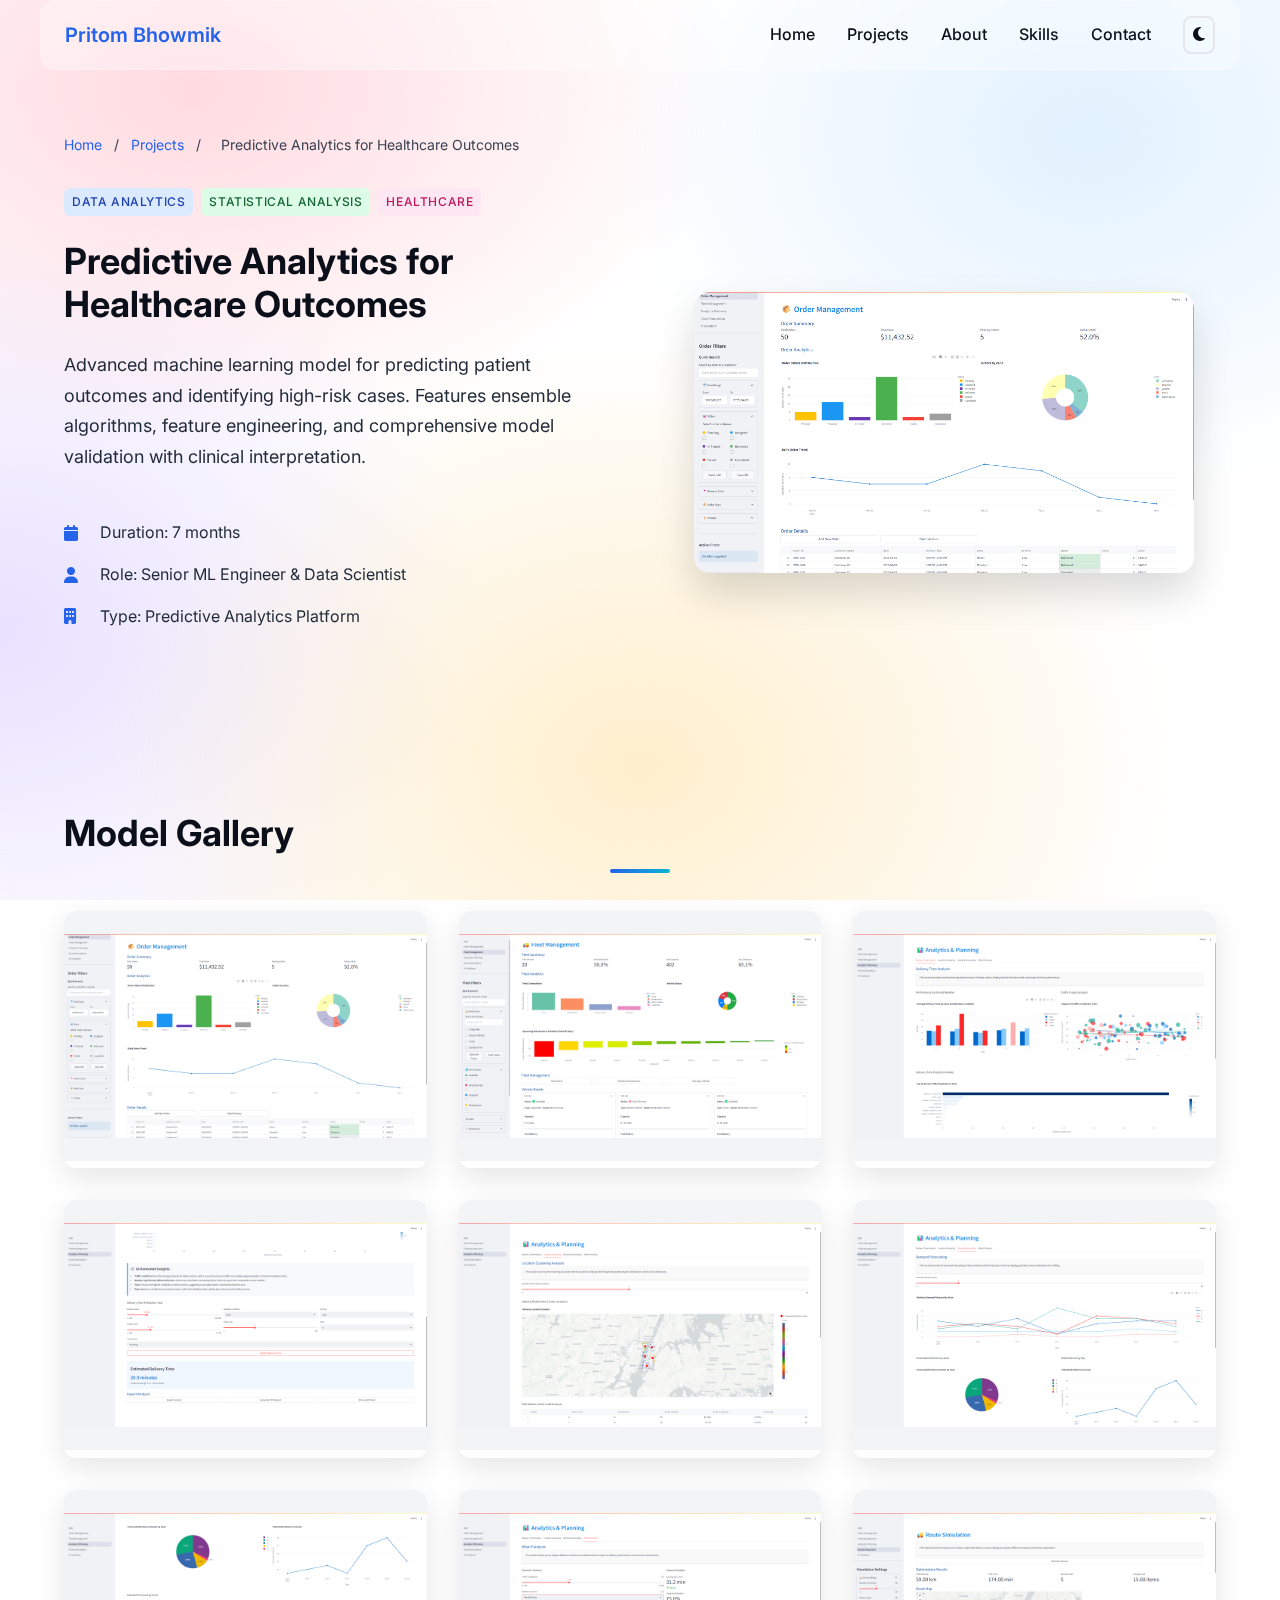
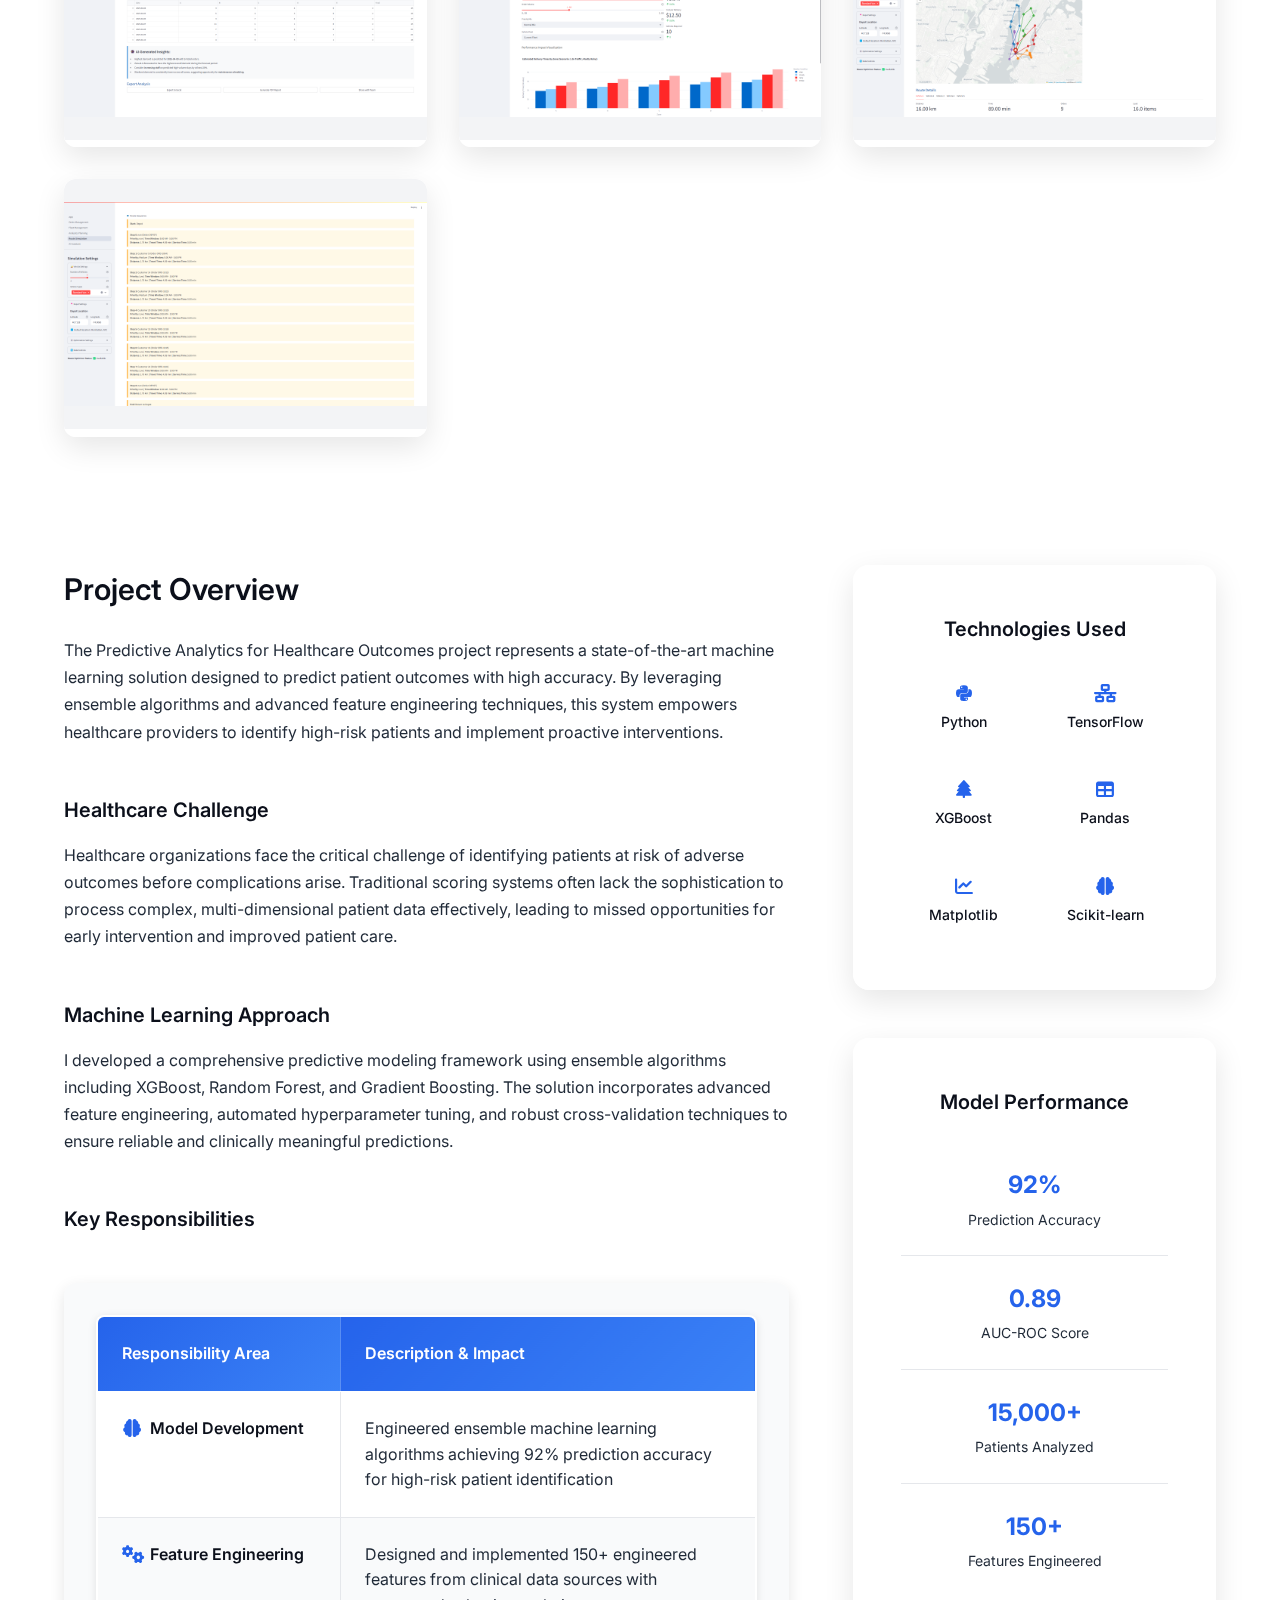
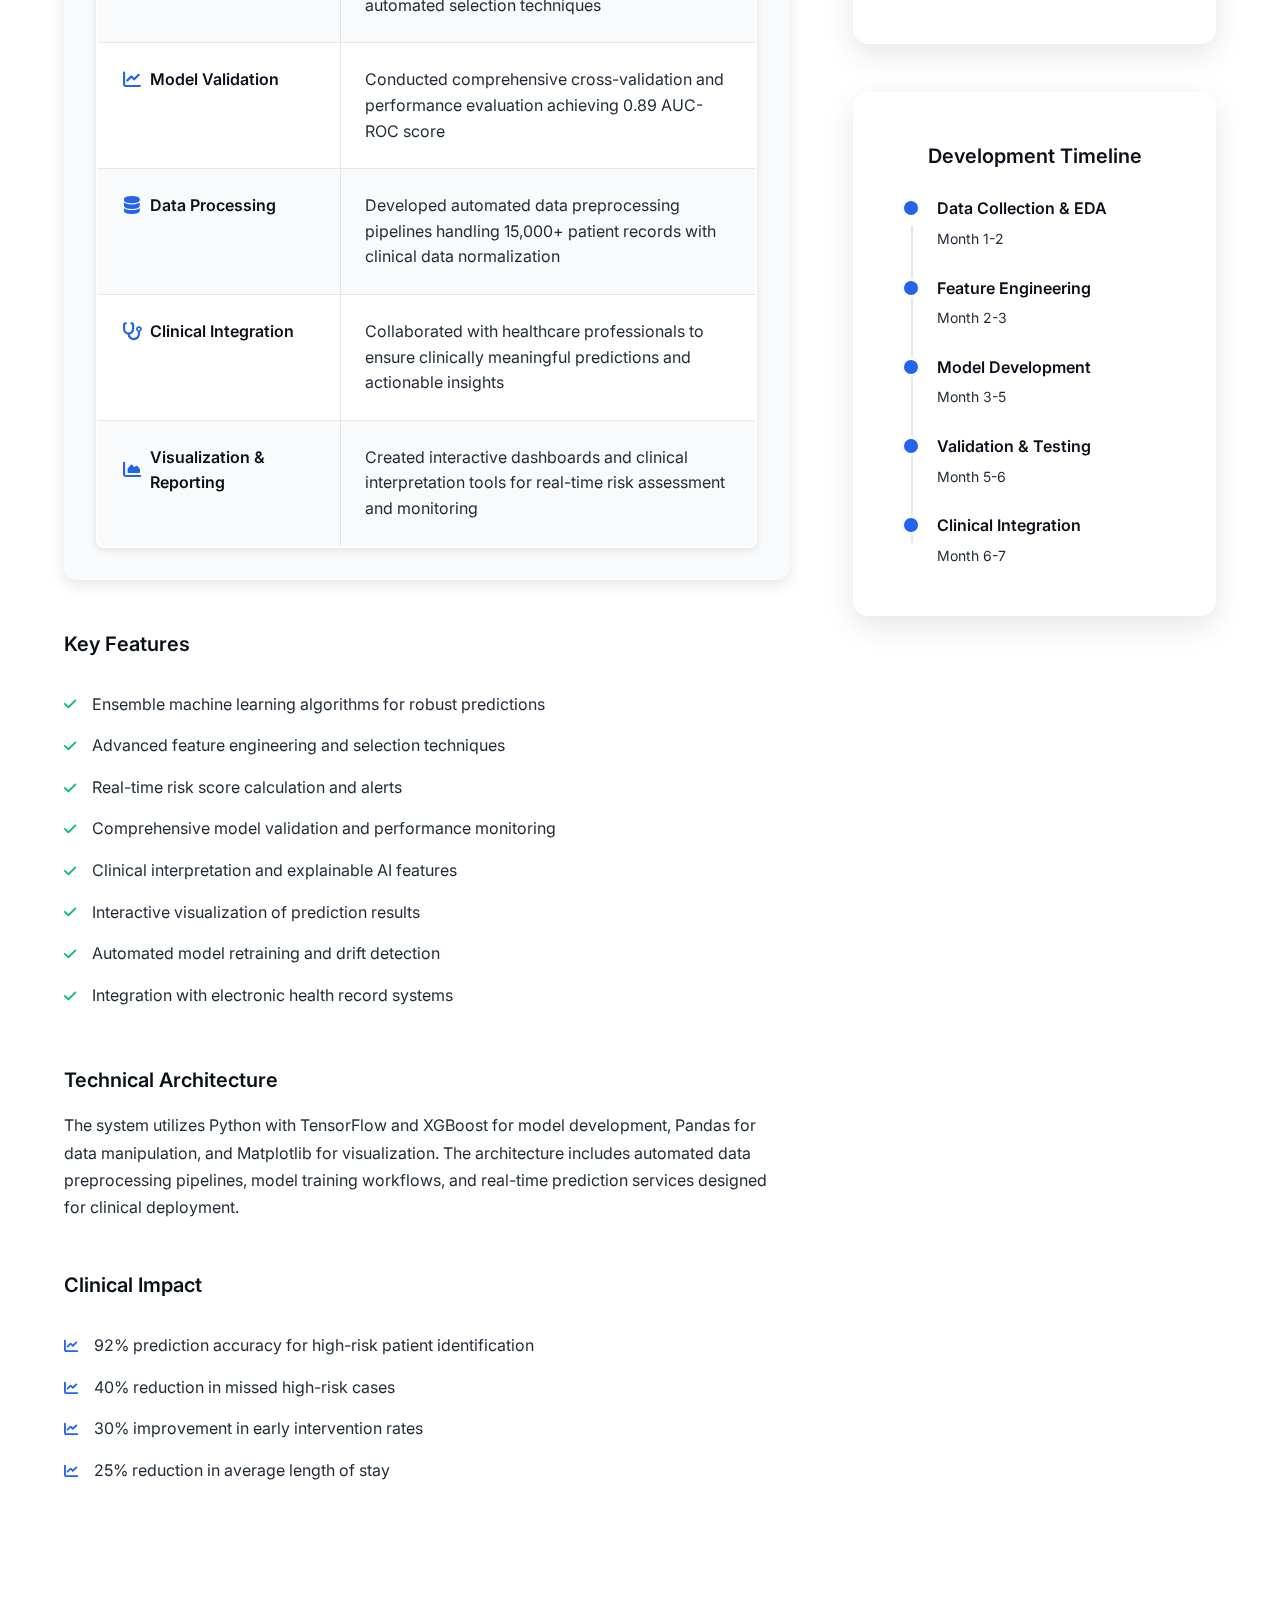
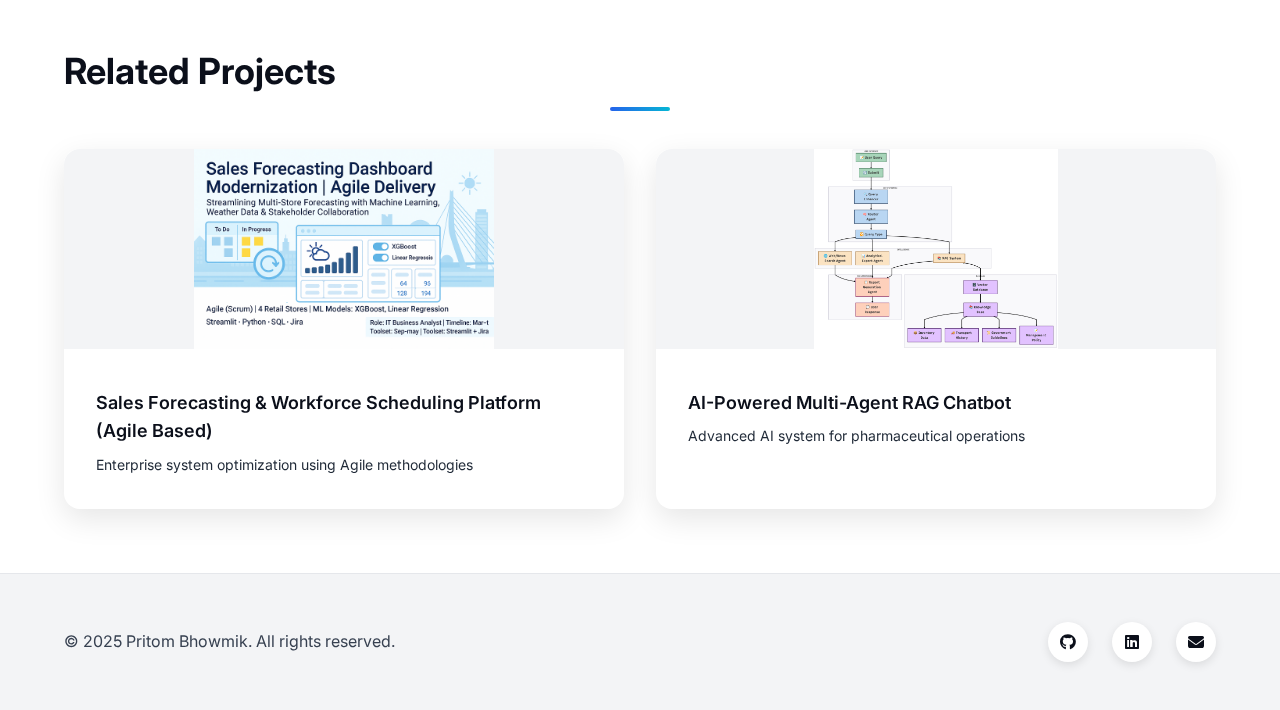
<file: project-predictive-healthcare.html>
<!DOCTYPE html>
<html lang="en">
<head>
    <meta charset="UTF-8">
    <meta name="viewport" content="width=device-width, initial-scale=1.0">
    <meta name="description" content="Predictive Analytics for Healthcare Outcomes - Advanced ML models for predicting patient outcomes using ensemble algorithms and feature engineering.">
    <meta name="keywords" content="Predictive Analytics, Healthcare, Machine Learning, TensorFlow, XGBoost, Patient Outcomes">
    <meta name="author" content="Pritom Bhowmik">
    
    <title>Predictive Analytics for Healthcare Outcomes - Pritom Bhowmik</title>
    
    <!-- Google Fonts -->
    <link href="https://fonts.googleapis.com/css2?family=Inter:wght@300;400;500;600;700&display=swap" rel="stylesheet">
    
    <!-- Font Awesome Icons -->
    <link rel="stylesheet" href="https://cdnjs.cloudflare.com/ajax/libs/font-awesome/6.4.0/css/all.min.css">
    
    <!-- Main Stylesheet -->
    <link rel="stylesheet" href="style/main.css?v=3">
    <link rel="stylesheet" href="style/project-page.css?v=3">
    
    <!-- Favicon -->
    <link rel="icon" type="image/x-icon" href="assets/favicon.ico">
</head>
<body>
    <!-- Custom Cursor -->
    <div class="cursor"></div>
    <div class="cursor-follower"></div>

    <!-- Navigation -->
    <nav class="navbar">
        <div class="nav-container">
            <div class="nav-logo">
                <a href="index.html"><h2>Pritom Bhowmik</h2></a>
            </div>
            <div class="nav-menu">
                <a href="index.html" class="nav-link">Home</a>
                <a href="index.html#projects" class="nav-link">Projects</a>
                <a href="index.html#about" class="nav-link">About</a>
                <a href="index.html#skills" class="nav-link">Skills</a>
                <a href="index.html#contact" class="nav-link">Contact</a>
                <button class="dark-mode-toggle" aria-label="Toggle dark mode">
                    <i class="fas fa-moon"></i>
                </button>
            </div>
            <div class="hamburger">
                <span></span>
                <span></span>
                <span></span>
            </div>
        </div>
    </nav>

    <!-- Project Header -->
    <section class="project-header">
        <div class="container">
            <div class="breadcrumb">
                <a href="index.html">Home</a>
                <span>/</span>
                <a href="index.html#projects">Projects</a>
                <span>/</span>
                <span>Predictive Analytics for Healthcare Outcomes</span>
            </div>
            <div class="project-header-content">
                <div class="project-info">
                    <div class="project-tags-header">
                        <span class="category-tag data-analytics">Data Analytics</span>
                        <span class="category-tag statistical-analysis">Statistical Analysis</span>
                        <span class="category-tag healthcare">Healthcare</span>
                    </div>
                    <h1 class="project-main-title">Predictive Analytics for Healthcare Outcomes</h1>
                    <p class="project-subtitle">
                        Advanced machine learning model for predicting patient outcomes and identifying high-risk cases. 
                        Features ensemble algorithms, feature engineering, and comprehensive model validation with clinical interpretation.
                    </p>
                    <div class="project-meta">
                        <div class="meta-item">
                            <i class="fas fa-calendar"></i>
                            <span>Duration: 7 months</span>
                        </div>
                        <div class="meta-item">
                            <i class="fas fa-user"></i>
                            <span>Role: Senior ML Engineer & Data Scientist</span>
                        </div>
                        <div class="meta-item">
                            <i class="fas fa-building"></i>
                            <span>Type: Predictive Analytics Platform</span>
                        </div>
                    </div>
                    <div class="project-links-header">
                    </div>
                </div>
                <div class="project-featured-image">
                    <img src="assets/project4/Screenshot (2).png" alt="Predictive Healthcare Dashboard" class="featured-img">
                </div>
            </div>
        </div>
    </section>

    <!-- Project Gallery -->
    <section class="project-gallery">
        <div class="container">
            <h2 class="section-title">Model Gallery</h2>
            <div class="gallery-grid">
                <div class="gallery-item" data-image="assets/project4/Screenshot (2).png" data-title="Main Prediction Dashboard" data-desc="Executive dashboard displaying key prediction metrics and patient risk scores">
                    <img src="assets/project4/Screenshot (2).png" alt="Main Dashboard">
                    <div class="gallery-overlay">
                        <i class="fas fa-search-plus"></i>
                    </div>
                </div>
                <div class="gallery-item" data-image="assets/project4/Screenshot (3).png" data-title="Patient Outcome Analysis" data-desc="Detailed patient outcome predictions with confidence intervals and risk factors">
                    <img src="assets/project4/Screenshot (3).png" alt="Patient Outcomes">
                    <div class="gallery-overlay">
                        <i class="fas fa-search-plus"></i>
                    </div>
                </div>
                <div class="gallery-item" data-image="assets/project4/Screenshot (4).png" data-title="ML Model Performance" data-desc="Machine learning model performance metrics and validation results">
                    <img src="assets/project4/Screenshot (4).png" alt="Model Performance">
                    <div class="gallery-overlay">
                        <i class="fas fa-search-plus"></i>
                    </div>
                </div>
                <div class="gallery-item" data-image="assets/project4/Screenshot (5).png" data-title="Risk Assessment Matrix" data-desc="Comprehensive risk assessment tools for identifying high-risk patients">
                    <img src="assets/project4/Screenshot (5).png" alt="Risk Assessment">
                    <div class="gallery-overlay">
                        <i class="fas fa-search-plus"></i>
                    </div>
                </div>
                <div class="gallery-item" data-image="assets/project4/Screenshot (6).png" data-title="Feature Engineering Pipeline" data-desc="Advanced feature engineering and selection methodologies">
                    <img src="assets/project4/Screenshot (6).png" alt="Feature Engineering">
                    <div class="gallery-overlay">
                        <i class="fas fa-search-plus"></i>
                    </div>
                </div>
                <div class="gallery-item" data-image="assets/project4/Screenshot (7).png" data-title="Model Validation Results" data-desc="Comprehensive model validation using cross-validation and holdout testing">
                    <img src="assets/project4/Screenshot (7).png" alt="Model Validation">
                    <div class="gallery-overlay">
                        <i class="fas fa-search-plus"></i>
                    </div>
                </div>
                <div class="gallery-item" data-image="assets/project4/Screenshot (8).png" data-title="Clinical Interpretation" data-desc="Clinical interpretation of model predictions with actionable insights">
                    <img src="assets/project4/Screenshot (8).png" alt="Clinical Interpretation">
                    <div class="gallery-overlay">
                        <i class="fas fa-search-plus"></i>
                    </div>
                </div>
                <div class="gallery-item" data-image="assets/project4/Screenshot (9).png" data-title="Ensemble Algorithm Performance" data-desc="Performance comparison of different ensemble learning algorithms">
                    <img src="assets/project4/Screenshot (9).png" alt="Ensemble Algorithms">
                    <div class="gallery-overlay">
                        <i class="fas fa-search-plus"></i>
                    </div>
                </div>
                <div class="gallery-item" data-image="assets/project4/Screenshot (10).png" data-title="Data Analysis Insights" data-desc="Comprehensive data analysis revealing patterns in patient outcomes">
                    <img src="assets/project4/Screenshot (10).png" alt="Data Analysis">
                    <div class="gallery-overlay">
                        <i class="fas fa-search-plus"></i>
                    </div>
                </div>
                <div class="gallery-item" data-image="assets/project4/Screenshot (11).png" data-title="Results Summary Report" data-desc="Executive summary of model performance and clinical impact">
                    <img src="assets/project4/Screenshot (11).png" alt="Results Summary">
                    <div class="gallery-overlay">
                        <i class="fas fa-search-plus"></i>
                    </div>
                </div>
            </div>
        </div>
    </section>

    <!-- Project Details -->
    <section class="project-details">
        <div class="container">
            <div class="details-grid">
                <div class="details-main">
                    <h2>Project Overview</h2>
                    <p>
                        The Predictive Analytics for Healthcare Outcomes project represents a state-of-the-art machine learning solution designed 
                        to predict patient outcomes with high accuracy. By leveraging ensemble algorithms and advanced feature engineering techniques, 
                        this system empowers healthcare providers to identify high-risk patients and implement proactive interventions.
                    </p>
                    
                    <h3>Healthcare Challenge</h3>
                    <p>
                        Healthcare organizations face the critical challenge of identifying patients at risk of adverse outcomes before complications 
                        arise. Traditional scoring systems often lack the sophistication to process complex, multi-dimensional patient data effectively, 
                        leading to missed opportunities for early intervention and improved patient care.
                    </p>
                    
                    <h3>Machine Learning Approach</h3>
                    <p>
                        I developed a comprehensive predictive modeling framework using ensemble algorithms including XGBoost, Random Forest, and 
                        Gradient Boosting. The solution incorporates advanced feature engineering, automated hyperparameter tuning, and robust 
                        cross-validation techniques to ensure reliable and clinically meaningful predictions.
                    </p>
                    
                    <h3>Key Responsibilities</h3>
                    <div class="project-responsibilities">
                        <table class="responsibilities-table">
                            <thead>
                                <tr>
                                    <th>Responsibility Area</th>
                                    <th>Description & Impact</th>
                                </tr>
                            </thead>
                            <tbody>
                                <tr>
                                    <td>
                                        <div class="responsibility-title">
                                            <i class="fas fa-brain"></i>
                                            <span>Model Development</span>
                                        </div>
                                    </td>
                                    <td>
                                        <div class="responsibility-description">
                                            Engineered ensemble machine learning algorithms achieving 92% prediction accuracy for high-risk patient identification
                                        </div>
                                    </td>
                                </tr>
                                <tr>
                                    <td>
                                        <div class="responsibility-title">
                                            <i class="fas fa-cogs"></i>
                                            <span>Feature Engineering</span>
                                        </div>
                                    </td>
                                    <td>
                                        <div class="responsibility-description">
                                            Designed and implemented 150+ engineered features from clinical data sources with automated selection techniques
                                        </div>
                                    </td>
                                </tr>
                                <tr>
                                    <td>
                                        <div class="responsibility-title">
                                            <i class="fas fa-chart-line"></i>
                                            <span>Model Validation</span>
                                        </div>
                                    </td>
                                    <td>
                                        <div class="responsibility-description">
                                            Conducted comprehensive cross-validation and performance evaluation achieving 0.89 AUC-ROC score
                                        </div>
                                    </td>
                                </tr>
                                <tr>
                                    <td>
                                        <div class="responsibility-title">
                                            <i class="fas fa-database"></i>
                                            <span>Data Processing</span>
                                        </div>
                                    </td>
                                    <td>
                                        <div class="responsibility-description">
                                            Developed automated data preprocessing pipelines handling 15,000+ patient records with clinical data normalization
                                        </div>
                                    </td>
                                </tr>
                                <tr>
                                    <td>
                                        <div class="responsibility-title">
                                            <i class="fas fa-stethoscope"></i>
                                            <span>Clinical Integration</span>
                                        </div>
                                    </td>
                                    <td>
                                        <div class="responsibility-description">
                                            Collaborated with healthcare professionals to ensure clinically meaningful predictions and actionable insights
                                        </div>
                                    </td>
                                </tr>
                                <tr>
                                    <td>
                                        <div class="responsibility-title">
                                            <i class="fas fa-chart-area"></i>
                                            <span>Visualization & Reporting</span>
                                        </div>
                                    </td>
                                    <td>
                                        <div class="responsibility-description">
                                            Created interactive dashboards and clinical interpretation tools for real-time risk assessment and monitoring
                                        </div>
                                    </td>
                                </tr>
                            </tbody>
                        </table>
                    </div>
                    
                    <h3>Key Features</h3>
                    <ul class="feature-list">
                        <li><i class="fas fa-check"></i> Ensemble machine learning algorithms for robust predictions</li>
                        <li><i class="fas fa-check"></i> Advanced feature engineering and selection techniques</li>
                        <li><i class="fas fa-check"></i> Real-time risk score calculation and alerts</li>
                        <li><i class="fas fa-check"></i> Comprehensive model validation and performance monitoring</li>
                        <li><i class="fas fa-check"></i> Clinical interpretation and explainable AI features</li>
                        <li><i class="fas fa-check"></i> Interactive visualization of prediction results</li>
                        <li><i class="fas fa-check"></i> Automated model retraining and drift detection</li>
                        <li><i class="fas fa-check"></i> Integration with electronic health record systems</li>
                    </ul>
                    
                    <h3>Technical Architecture</h3>
                    <p>
                        The system utilizes Python with TensorFlow and XGBoost for model development, Pandas for data manipulation, and Matplotlib 
                        for visualization. The architecture includes automated data preprocessing pipelines, model training workflows, and 
                        real-time prediction services designed for clinical deployment.
                    </p>
                    
                    <h3>Clinical Impact</h3>
                    <ul class="results-list">
                        <li><i class="fas fa-chart-line"></i> 92% prediction accuracy for high-risk patient identification</li>
                        <li><i class="fas fa-chart-line"></i> 40% reduction in missed high-risk cases</li>
                        <li><i class="fas fa-chart-line"></i> 30% improvement in early intervention rates</li>
                        <li><i class="fas fa-chart-line"></i> 25% reduction in average length of stay</li>
                    </ul>
                </div>
                
                <div class="details-sidebar">
                    <div class="tech-stack">
                        <h3>Technologies Used</h3>
                        <div class="tech-grid">
                            <div class="tech-item">
                                <i class="fab fa-python"></i>
                                <span>Python</span>
                            </div>
                            <div class="tech-item">
                                <i class="fas fa-network-wired"></i>
                                <span>TensorFlow</span>
                            </div>
                            <div class="tech-item">
                                <i class="fas fa-tree"></i>
                                <span>XGBoost</span>
                            </div>
                            <div class="tech-item">
                                <i class="fas fa-table"></i>
                                <span>Pandas</span>
                            </div>
                            <div class="tech-item">
                                <i class="fas fa-chart-line"></i>
                                <span>Matplotlib</span>
                            </div>
                            <div class="tech-item">
                                <i class="fas fa-brain"></i>
                                <span>Scikit-learn</span>
                            </div>
                        </div>
                    </div>
                    
                    <div class="project-stats">
                        <h3>Model Performance</h3>
                        <div class="stat-item">
                            <span class="stat-number">92%</span>
                            <span class="stat-label">Prediction Accuracy</span>
                        </div>
                        <div class="stat-item">
                            <span class="stat-number">0.89</span>
                            <span class="stat-label">AUC-ROC Score</span>
                        </div>
                        <div class="stat-item">
                            <span class="stat-number">15,000+</span>
                            <span class="stat-label">Patients Analyzed</span>
                        </div>
                        <div class="stat-item">
                            <span class="stat-number">150+</span>
                            <span class="stat-label">Features Engineered</span>
                        </div>
                    </div>
                    
                    <div class="project-timeline">
                        <h3>Development Timeline</h3>
                        <div class="timeline-item">
                            <div class="timeline-marker"></div>
                            <div class="timeline-content">
                                <h4>Data Collection & EDA</h4>
                                <span>Month 1-2</span>
                            </div>
                        </div>
                        <div class="timeline-item">
                            <div class="timeline-marker"></div>
                            <div class="timeline-content">
                                <h4>Feature Engineering</h4>
                                <span>Month 2-3</span>
                            </div>
                        </div>
                        <div class="timeline-item">
                            <div class="timeline-marker"></div>
                            <div class="timeline-content">
                                <h4>Model Development</h4>
                                <span>Month 3-5</span>
                            </div>
                        </div>
                        <div class="timeline-item">
                            <div class="timeline-marker"></div>
                            <div class="timeline-content">
                                <h4>Validation & Testing</h4>
                                <span>Month 5-6</span>
                            </div>
                        </div>
                        <div class="timeline-item">
                            <div class="timeline-marker"></div>
                            <div class="timeline-content">
                                <h4>Clinical Integration</h4>
                                <span>Month 6-7</span>
                            </div>
                        </div>
                    </div>
                </div>
            </div>
        </div>
    </section>

    <!-- Related Projects -->
    <section class="related-projects">
        <div class="container">
            <h2 class="section-title">Related Projects</h2>
            <div class="related-grid">
                <a href="project-agile.html" class="related-item">
                    <img src="assets/Agile Project/1.png" alt="Agile Project">
                    <div class="related-content">
                        <h3>Sales Forecasting & Workforce Scheduling Platform (Agile Based)</h3>
                        <p>Enterprise system optimization using Agile methodologies</p>
                    </div>
                </a>
                <a href="project-supply-chain.html" class="related-item">
                    <img src="assets/agnetic rag/p2_first.png" alt="Supply Chain Dashboard">
                    <div class="related-content">
                        <h3>AI-Powered Multi-Agent RAG Chatbot</h3>
                        <p>Advanced AI system for pharmaceutical operations</p>
                    </div>
                </a>
            </div>
        </div>
    </section>

    <!-- Image Modal -->
    <div id="imageModal" class="modal">
        <div class="modal-content">
            <span class="close">&times;</span>
            <img class="modal-image" id="modalImage">
            <div class="modal-info">
                <h3 id="modalTitle"></h3>
                <p id="modalDescription"></p>
            </div>
        </div>
    </div>

    <!-- Back to Top Button -->
    <button class="back-to-top" id="backToTop">
        <i class="fas fa-chevron-up"></i>
    </button>

    <!-- Footer -->
    <footer class="footer">
        <div class="container">
            <div class="footer-content">
                <p>&copy; 2025 Pritom Bhowmik. All rights reserved.</p>
                <div class="social-links">
                    <a href="https://github.com/pritom02bh" target="_blank" aria-label="GitHub">
                        <i class="fab fa-github"></i>
                    </a>
                                    <a href="https://linkedin.com/in/bhowmikpritom" target="_blank" aria-label="LinkedIn">
                    <i class="fab fa-linkedin"></i>
                </a>
                <a href="mailto:bhowmik01dev@gmail.com" aria-label="Email">
                    <i class="fas fa-envelope"></i>
                </a>
                </div>
            </div>
        </div>
    </footer>

    <!-- JavaScript -->
    <script src="js/main.js?v=3"></script>
    <script src="js/project-page.js"></script>
</body>
</html>
</file>
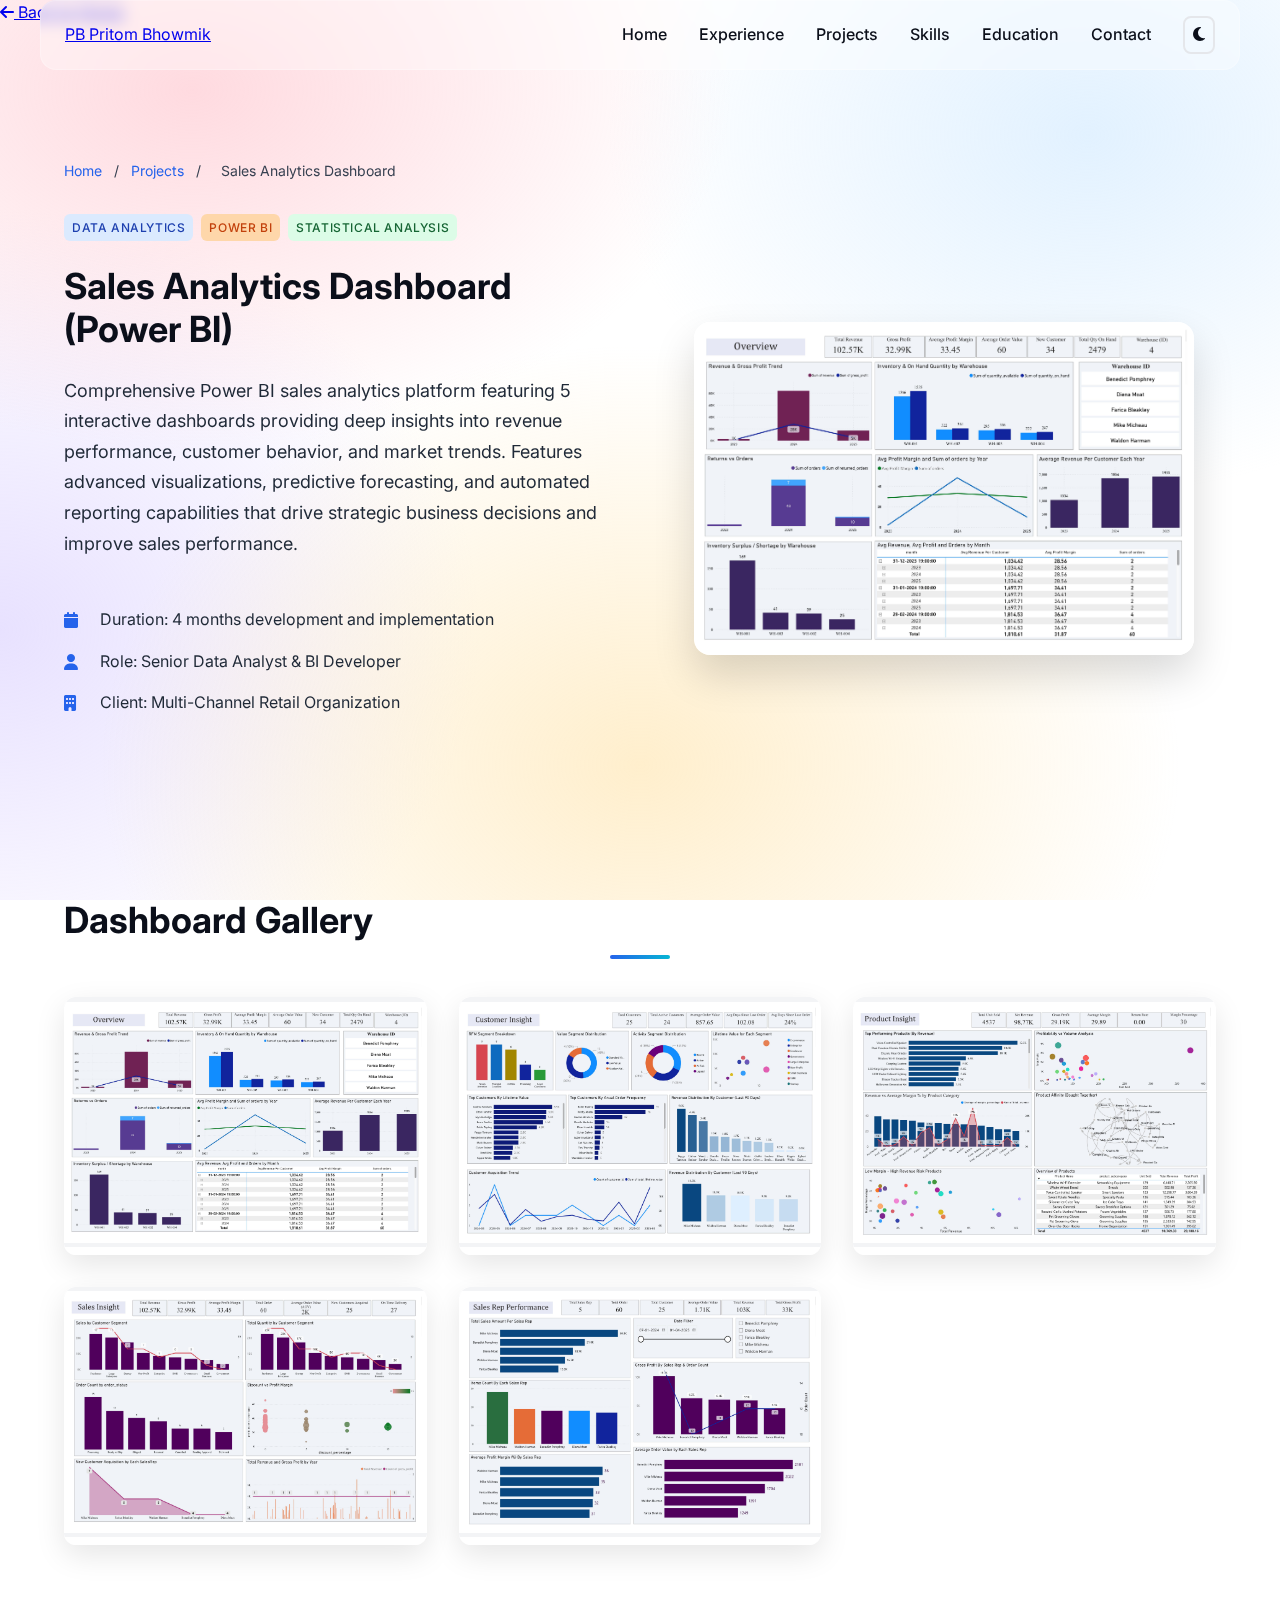
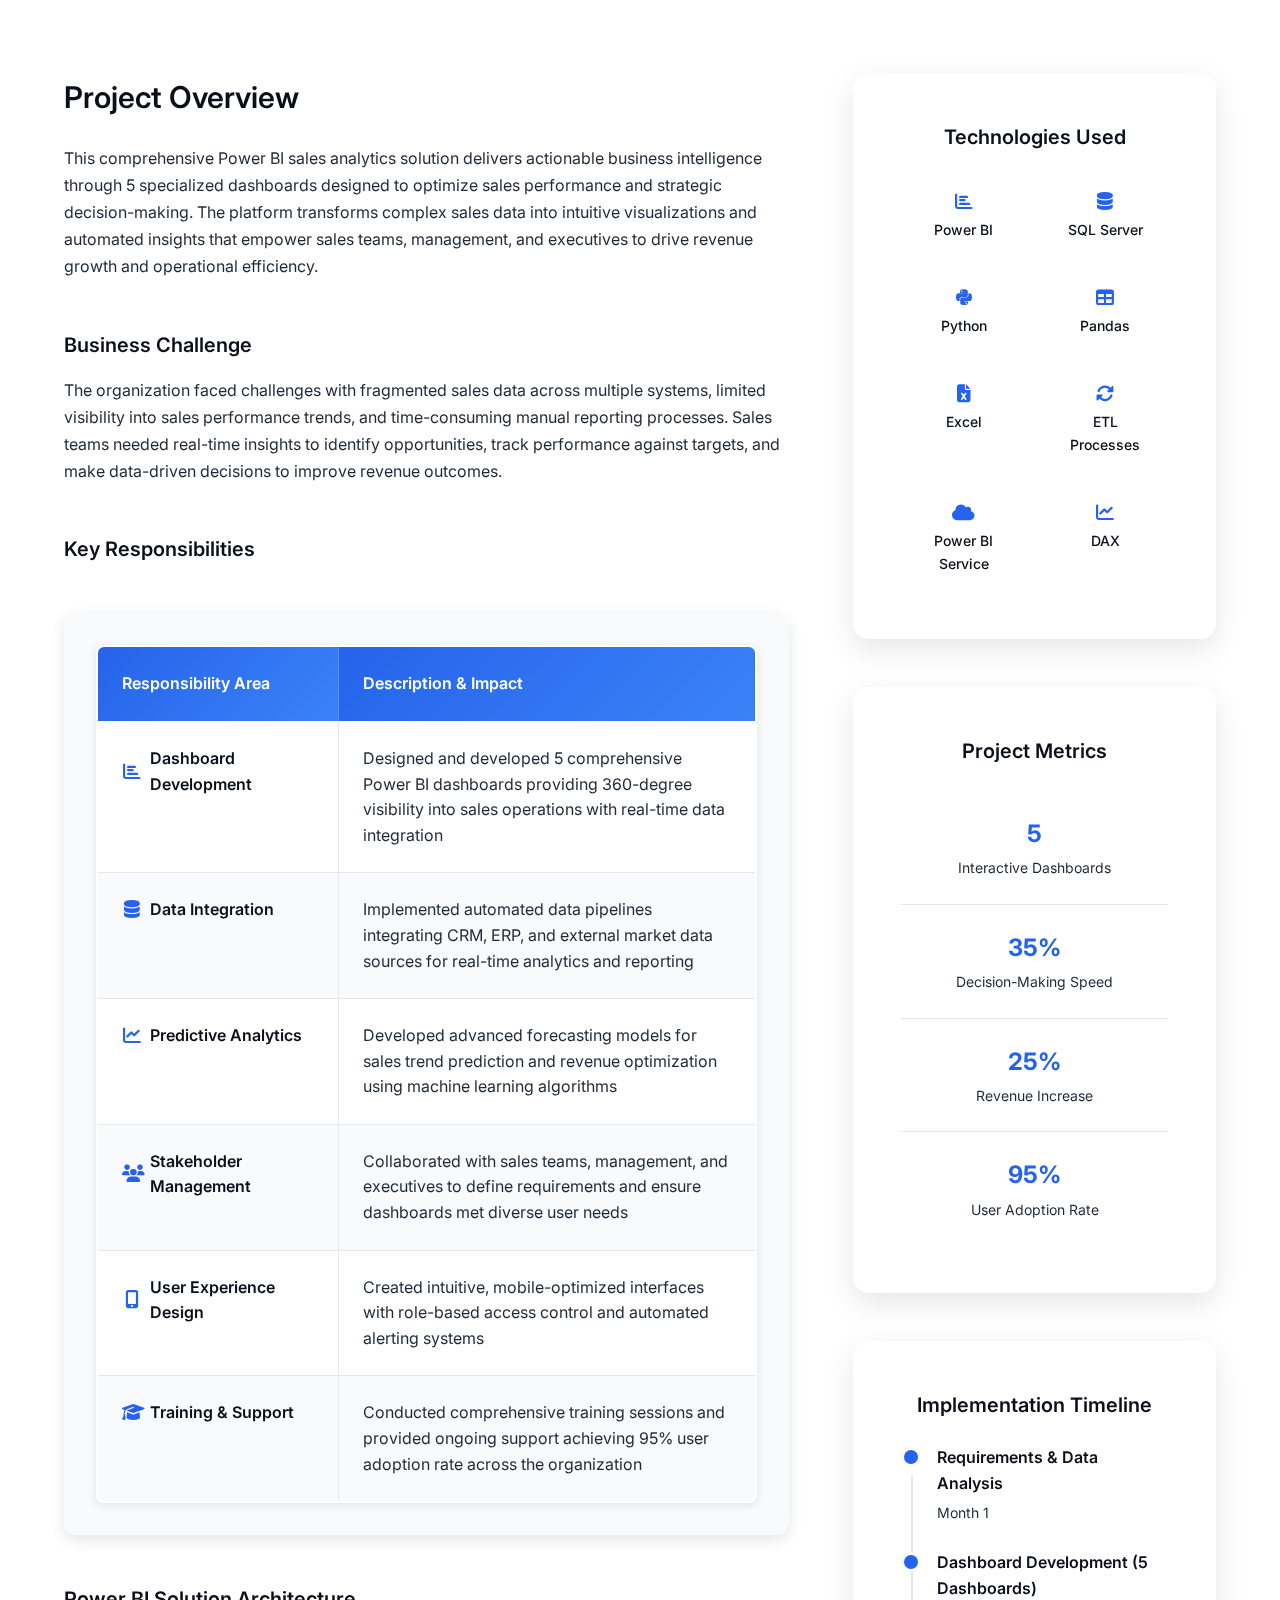
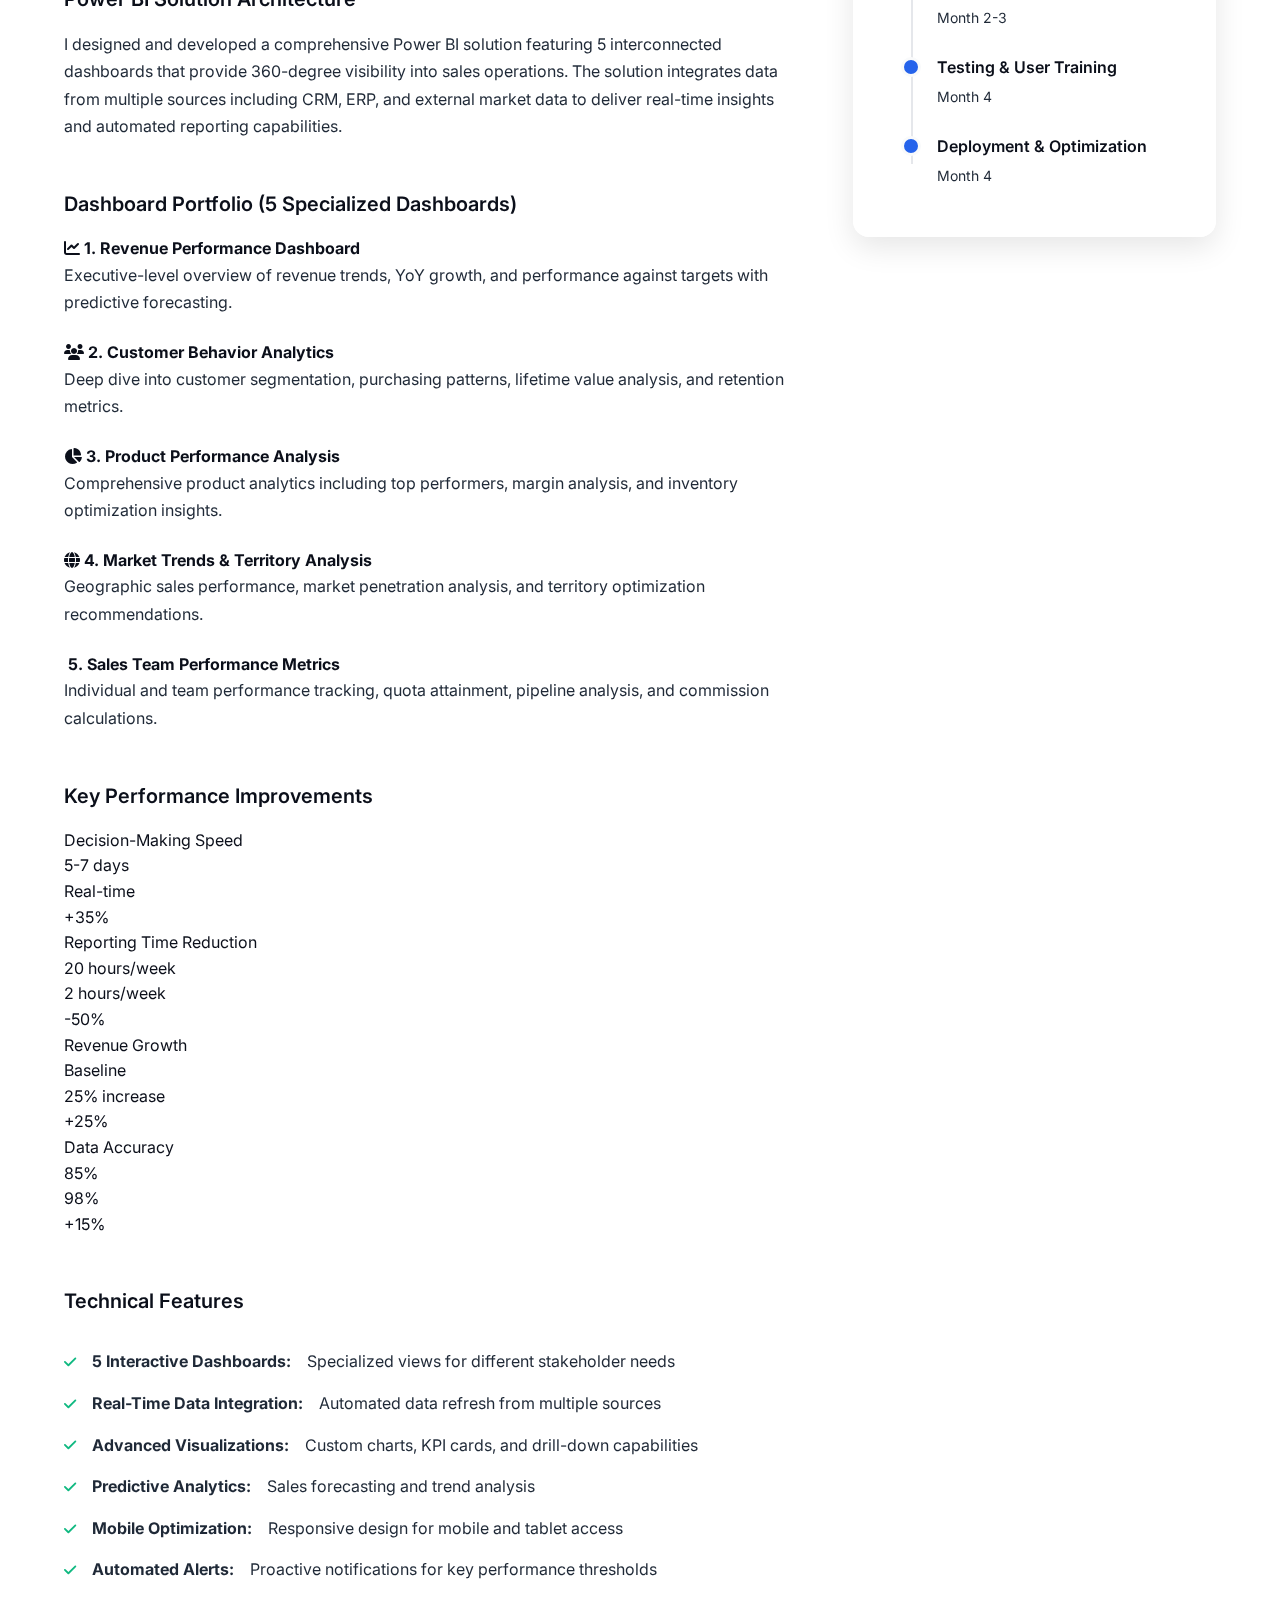
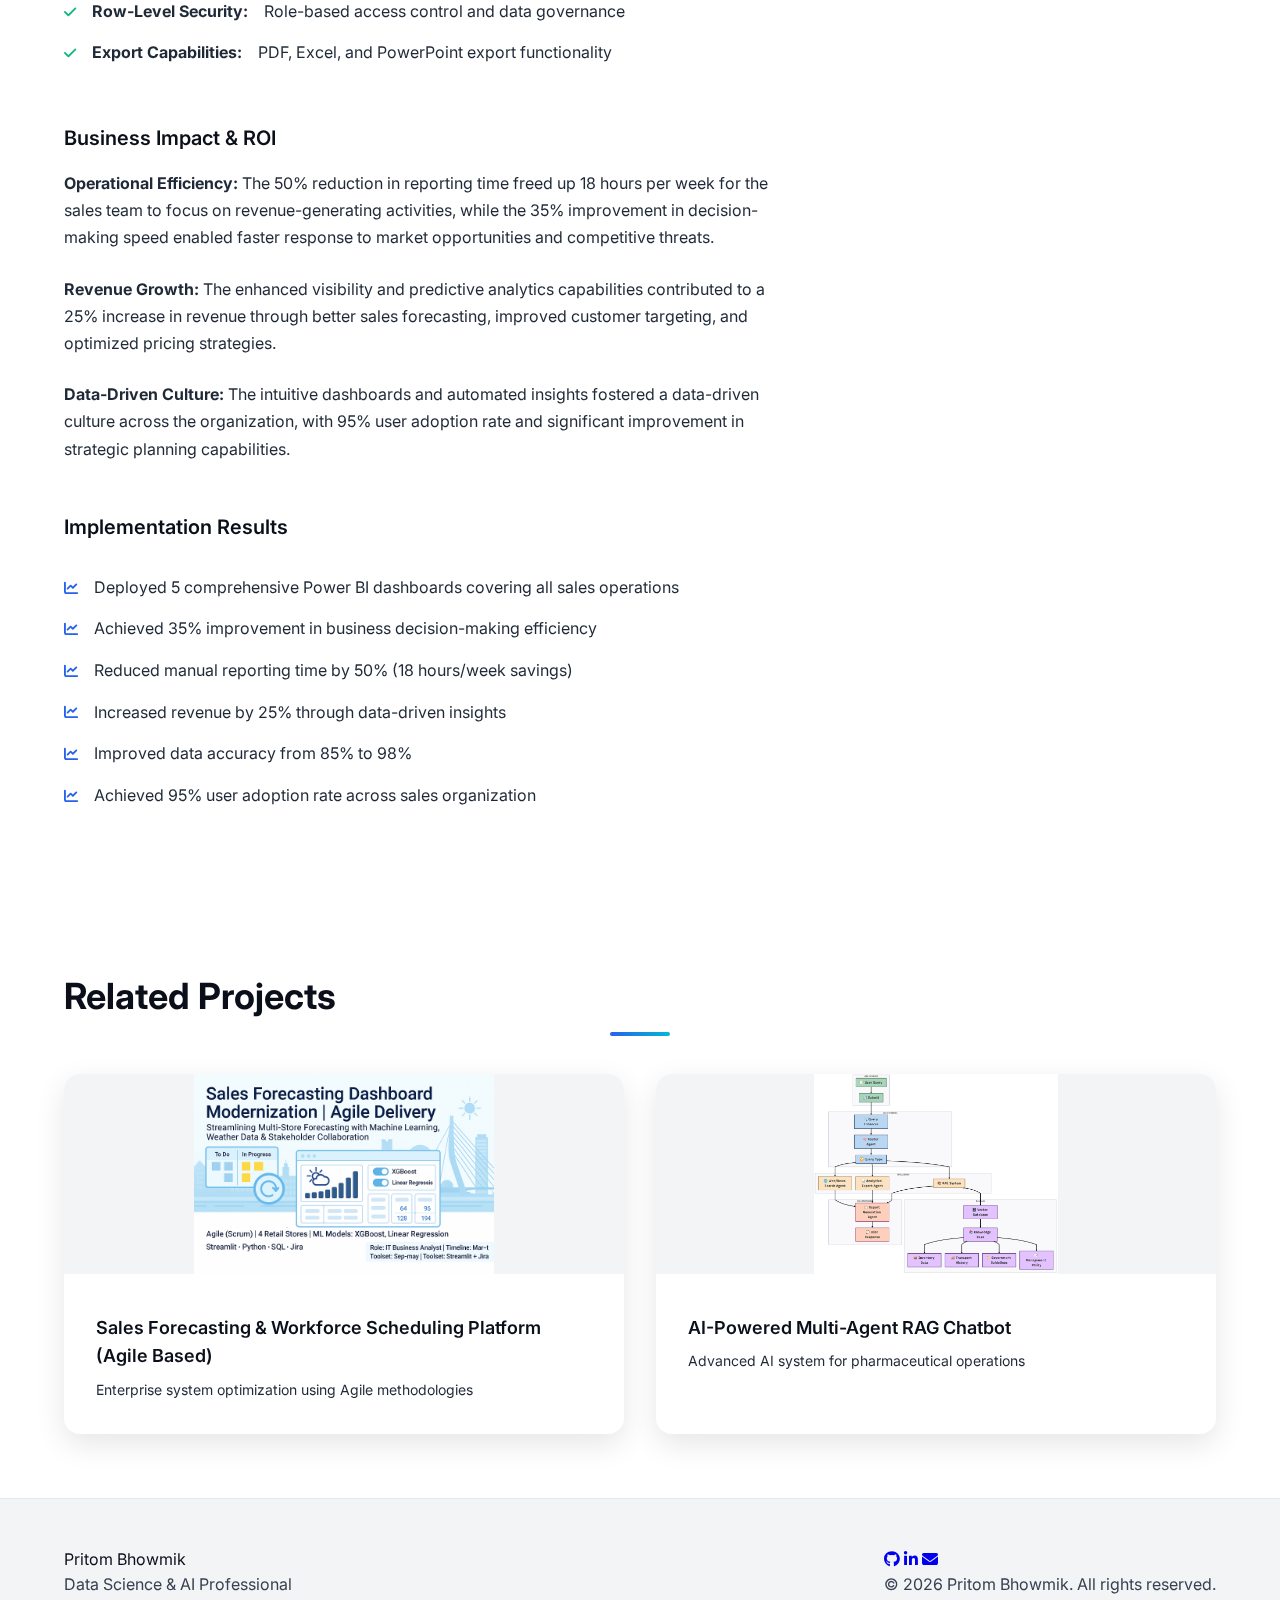
<file: project-sales-analytics.html>
<!DOCTYPE html>
<html lang="en">
<head>
    <meta charset="UTF-8">
    <meta name="viewport" content="width=device-width, initial-scale=1.0">
    <meta name="description" content="Sales Analytics Dashboard - Comprehensive sales analytics platform providing deep insights into revenue performance, customer behavior, and market trends.">
    <meta name="keywords" content="Sales Analytics, Power BI, Dashboard, Revenue Analysis, Customer Insights, Data Visualization, Business Intelligence">
    <meta name="author" content="Pritom Bhowmik">
    
    <!-- Open Graph Meta Tags -->
    <meta property="og:title" content="Sales Analytics Dashboard - Pritom Bhowmik">
    <meta property="og:description" content="Comprehensive sales analytics platform with interactive dashboards and predictive forecasting">
    <meta property="og:type" content="website">
    <meta property="og:url" content="https://pritom02bh.github.io/project-sales-analytics.html">
    <meta property="og:image" content="https://pritom02bh.github.io/assets/sales analytics/dashboard-images-0.jpg">
    
    <title>Sales Analytics Dashboard - Pritom Bhowmik</title>
    
    <!-- Google Fonts -->
    <link href="https://fonts.googleapis.com/css2?family=Inter:wght@300;400;500;600;700;800;900&family=JetBrains+Mono:wght@400;500&display=swap" rel="stylesheet">
    
    <!-- Font Awesome Icons -->
    <link rel="stylesheet" href="https://cdnjs.cloudflare.com/ajax/libs/font-awesome/6.5.0/css/all.min.css">
    
    <!-- Main Stylesheet -->
    <link rel="stylesheet" href="style/main.css?v=3">
    <link rel="stylesheet" href="style/project-page.css?v=3">
    
    <!-- Favicon -->
    <link rel="icon" type="image/x-icon" href="assets/favicon.ico">
</head>
<body>
    <div class="bg-mesh" aria-hidden="true">
        <div class="mesh-blob blob-1"></div>
        <div class="mesh-blob blob-2"></div>
        <div class="mesh-blob blob-3"></div>
        <div class="mesh-blob blob-4"></div>
    </div>

    <a href="index.html" class="back-home-btn"><i class="fas fa-arrow-left"></i> Back to Home</a>

    <!-- Navigation -->
    <nav class="navbar" role="navigation">
        <div class="nav-container">
            <a href="index.html" class="nav-logo">
                <span class="logo-text">PB</span>
                <span class="logo-full">Pritom Bhowmik</span>
            </a>
            <div class="nav-menu" id="navMenu">
                <a href="index.html" class="nav-link">Home</a>
                <a href="index.html#experience" class="nav-link">Experience</a>
                <a href="index.html#projects" class="nav-link active">Projects</a>
                <a href="index.html#skills" class="nav-link">Skills</a>
                <a href="index.html#education" class="nav-link">Education</a>
                <a href="index.html#contact" class="nav-link">Contact</a>
                <button class="dark-mode-toggle" aria-label="Toggle dark mode">
                    <i class="fas fa-moon"></i>
                </button>
            </div>
            <button class="hamburger" aria-label="Toggle menu" aria-expanded="false">
                <span></span>
                <span></span>
                <span></span>
            </button>
        </div>
    </nav>

    <!-- Project Header -->
    <section class="project-header">
        <div class="container">
            <div class="breadcrumb">
                <a href="index.html">Home</a>
                <span>/</span>
                <a href="index.html#projects">Projects</a>
                <span>/</span>
                <span>Sales Analytics Dashboard</span>
            </div>
            <div class="project-header-content">
                <div class="project-info">
                    <div class="project-tags-header">
                        <span class="category-tag data-analytics">Data Analytics</span>
                        <span class="category-tag power-bi">Power BI</span>
                        <span class="category-tag statistical-analysis">Statistical Analysis</span>
                    </div>
                    <h1 class="project-main-title">Sales Analytics Dashboard (Power BI)</h1>
                    <p class="project-subtitle">
                        Comprehensive Power BI sales analytics platform featuring 5 interactive dashboards providing deep insights into 
                        revenue performance, customer behavior, and market trends. Features advanced visualizations, predictive forecasting, 
                        and automated reporting capabilities that drive strategic business decisions and improve sales performance.
                    </p>
                    <div class="project-meta">
                        <div class="meta-item">
                            <i class="fas fa-calendar"></i>
                            <span>Duration: 4 months development and implementation</span>
                        </div>
                        <div class="meta-item">
                            <i class="fas fa-user"></i>
                            <span>Role: Senior Data Analyst & BI Developer</span>
                        </div>
                        <div class="meta-item">
                            <i class="fas fa-building"></i>
                            <span>Client: Multi-Channel Retail Organization</span>
                        </div>
                    </div>
                    <div class="project-links-header">
                    </div>
                </div>
                <div class="project-featured-image">
                    <img src="assets/sales analytics/dashboard-images-0.jpg" alt="Sales Analytics Main Dashboard" class="featured-img" loading="lazy" decoding="async">
                </div>
            </div>
        </div>
    </section>

    <!-- Project Gallery -->
    <section class="project-gallery">
        <div class="container">
            <h2 class="section-title">Dashboard Gallery</h2>
            <div class="gallery-grid">
                <div class="gallery-item" data-image="assets/sales analytics/dashboard-images-0.jpg" data-title="Main Sales Dashboard" data-desc="Executive overview dashboard showing key sales metrics and KPIs">
                    <img src="assets/sales analytics/dashboard-images-0.jpg" alt="Main Dashboard">
                    <div class="gallery-overlay">
                        <i class="fas fa-search-plus"></i>
                    </div>
                </div>
                <div class="gallery-item" data-image="assets/sales analytics/dashboard-images-1.jpg" data-title="Revenue Analysis" data-desc="Detailed revenue breakdown by product, region, and time period">
                    <img src="assets/sales analytics/dashboard-images-1.jpg" alt="Revenue Analysis">
                    <div class="gallery-overlay">
                        <i class="fas fa-search-plus"></i>
                    </div>
                </div>
                <div class="gallery-item" data-image="assets/sales analytics/dashboard-images-2.jpg" data-title="Product Performance" data-desc="Comprehensive product performance analytics and comparison metrics">
                    <img src="assets/sales analytics/dashboard-images-2.jpg" alt="Product Performance">
                    <div class="gallery-overlay">
                        <i class="fas fa-search-plus"></i>
                    </div>
                </div>
                <div class="gallery-item" data-image="assets/sales analytics/dashboard-images-3.jpg" data-title="Customer Insights" data-desc="Customer segmentation analysis and behavioral insights dashboard">
                    <img src="assets/sales analytics/dashboard-images-3.jpg" alt="Customer Insights">
                    <div class="gallery-overlay">
                        <i class="fas fa-search-plus"></i>
                    </div>
                </div>
                <div class="gallery-item" data-image="assets/sales analytics/dashboard-images-4.jpg" data-title="Market Trends" data-desc="Market trend analysis and forecasting dashboard with predictive insights">
                    <img src="assets/sales analytics/dashboard-images-4.jpg" alt="Market Trends">
                    <div class="gallery-overlay">
                        <i class="fas fa-search-plus"></i>
                    </div>
                </div>
            </div>
        </div>
    </section>

    <!-- Project Details -->
    <section class="project-details">
        <div class="container">
            <div class="details-grid">
                <div class="details-main">
                    <h2>Project Overview</h2>
                    <p>
                        This comprehensive Power BI sales analytics solution delivers actionable business intelligence through 5 specialized 
                        dashboards designed to optimize sales performance and strategic decision-making. The platform transforms complex 
                        sales data into intuitive visualizations and automated insights that empower sales teams, management, and executives 
                        to drive revenue growth and operational efficiency.
                    </p>
                    
                    <h3>Business Challenge</h3>
                    <p>
                        The organization faced challenges with fragmented sales data across multiple systems, limited visibility into sales 
                        performance trends, and time-consuming manual reporting processes. Sales teams needed real-time insights to identify 
                        opportunities, track performance against targets, and make data-driven decisions to improve revenue outcomes.
                    </p>
                    
                    <h3>Key Responsibilities</h3>
                    <div class="project-responsibilities">
                        <table class="responsibilities-table">
                            <thead>
                                <tr>
                                    <th>Responsibility Area</th>
                                    <th>Description & Impact</th>
                                </tr>
                            </thead>
                            <tbody>
                                <tr>
                                    <td>
                                        <div class="responsibility-title">
                                            <i class="fas fa-chart-bar"></i>
                                            <span>Dashboard Development</span>
                                        </div>
                                    </td>
                                    <td>
                                        <div class="responsibility-description">
                                            Designed and developed 5 comprehensive Power BI dashboards providing 360-degree visibility into sales operations with real-time data integration
                                        </div>
                                    </td>
                                </tr>
                                <tr>
                                    <td>
                                        <div class="responsibility-title">
                                            <i class="fas fa-database"></i>
                                            <span>Data Integration</span>
                                        </div>
                                    </td>
                                    <td>
                                        <div class="responsibility-description">
                                            Implemented automated data pipelines integrating CRM, ERP, and external market data sources for real-time analytics and reporting
                                        </div>
                                    </td>
                                </tr>
                                <tr>
                                    <td>
                                        <div class="responsibility-title">
                                            <i class="fas fa-chart-line"></i>
                                            <span>Predictive Analytics</span>
                                        </div>
                                    </td>
                                    <td>
                                        <div class="responsibility-description">
                                            Developed advanced forecasting models for sales trend prediction and revenue optimization using machine learning algorithms
                                        </div>
                                    </td>
                                </tr>
                                <tr>
                                    <td>
                                        <div class="responsibility-title">
                                            <i class="fas fa-users"></i>
                                            <span>Stakeholder Management</span>
                                        </div>
                                    </td>
                                    <td>
                                        <div class="responsibility-description">
                                            Collaborated with sales teams, management, and executives to define requirements and ensure dashboards met diverse user needs
                                        </div>
                                    </td>
                                </tr>
                                <tr>
                                    <td>
                                        <div class="responsibility-title">
                                            <i class="fas fa-mobile-alt"></i>
                                            <span>User Experience Design</span>
                                        </div>
                                    </td>
                                    <td>
                                        <div class="responsibility-description">
                                            Created intuitive, mobile-optimized interfaces with role-based access control and automated alerting systems
                                        </div>
                                    </td>
                                </tr>
                                <tr>
                                    <td>
                                        <div class="responsibility-title">
                                            <i class="fas fa-graduation-cap"></i>
                                            <span>Training & Support</span>
                                        </div>
                                    </td>
                                    <td>
                                        <div class="responsibility-description">
                                            Conducted comprehensive training sessions and provided ongoing support achieving 95% user adoption rate across the organization
                                        </div>
                                    </td>
                                </tr>
                            </tbody>
                        </table>
                    </div>
                    
                    <h3>Power BI Solution Architecture</h3>
                    <p>
                        I designed and developed a comprehensive Power BI solution featuring 5 interconnected dashboards that provide 
                        360-degree visibility into sales operations. The solution integrates data from multiple sources including CRM, 
                        ERP, and external market data to deliver real-time insights and automated reporting capabilities.
                    </p>
                    
                    <h3>Dashboard Portfolio (5 Specialized Dashboards)</h3>
                    <div class="dashboard-grid">
                        <div class="dashboard-item">
                            <h4><i class="fas fa-chart-line"></i> 1. Revenue Performance Dashboard</h4>
                            <p>Executive-level overview of revenue trends, YoY growth, and performance against targets with predictive forecasting.</p>
                        </div>
                        <div class="dashboard-item">
                            <h4><i class="fas fa-users"></i> 2. Customer Behavior Analytics</h4>
                            <p>Deep dive into customer segmentation, purchasing patterns, lifetime value analysis, and retention metrics.</p>
                        </div>
                        <div class="dashboard-item">
                            <h4><i class="fas fa-chart-pie"></i> 3. Product Performance Analysis</h4>
                            <p>Comprehensive product analytics including top performers, margin analysis, and inventory optimization insights.</p>
                        </div>
                        <div class="dashboard-item">
                            <h4><i class="fas fa-globe"></i> 4. Market Trends & Territory Analysis</h4>
                            <p>Geographic sales performance, market penetration analysis, and territory optimization recommendations.</p>
                        </div>
                        <div class="dashboard-item">
                            <h4><i class="fas fa-target"></i> 5. Sales Team Performance Metrics</h4>
                            <p>Individual and team performance tracking, quota attainment, pipeline analysis, and commission calculations.</p>
                        </div>
                    </div>
                    
                    <h3>Key Performance Improvements</h3>
                    <div class="achievements-table">
                        <div class="achievement-row">
                            <div class="metric">Decision-Making Speed</div>
                            <div class="previous">5-7 days</div>
                            <div class="current">Real-time</div>
                            <div class="improvement">+35%</div>
                        </div>
                        <div class="achievement-row">
                            <div class="metric">Reporting Time Reduction</div>
                            <div class="previous">20 hours/week</div>
                            <div class="current">2 hours/week</div>
                            <div class="improvement">-50%</div>
                        </div>
                        <div class="achievement-row">
                            <div class="metric">Revenue Growth</div>
                            <div class="previous">Baseline</div>
                            <div class="current">25% increase</div>
                            <div class="improvement">+25%</div>
                        </div>
                        <div class="achievement-row">
                            <div class="metric">Data Accuracy</div>
                            <div class="previous">85%</div>
                            <div class="current">98%</div>
                            <div class="improvement">+15%</div>
                        </div>
                    </div>
                    
                    <h3>Technical Features</h3>
                    <ul class="feature-list">
                        <li><i class="fas fa-check"></i> <strong>5 Interactive Dashboards:</strong> Specialized views for different stakeholder needs</li>
                        <li><i class="fas fa-check"></i> <strong>Real-Time Data Integration:</strong> Automated data refresh from multiple sources</li>
                        <li><i class="fas fa-check"></i> <strong>Advanced Visualizations:</strong> Custom charts, KPI cards, and drill-down capabilities</li>
                        <li><i class="fas fa-check"></i> <strong>Predictive Analytics:</strong> Sales forecasting and trend analysis</li>
                        <li><i class="fas fa-check"></i> <strong>Mobile Optimization:</strong> Responsive design for mobile and tablet access</li>
                        <li><i class="fas fa-check"></i> <strong>Automated Alerts:</strong> Proactive notifications for key performance thresholds</li>
                        <li><i class="fas fa-check"></i> <strong>Row-Level Security:</strong> Role-based access control and data governance</li>
                        <li><i class="fas fa-check"></i> <strong>Export Capabilities:</strong> PDF, Excel, and PowerPoint export functionality</li>
                    </ul>
                    
                    <h3>Business Impact & ROI</h3>
                    <p>
                        <strong>Operational Efficiency:</strong> The 50% reduction in reporting time freed up 18 hours per week for the sales 
                        team to focus on revenue-generating activities, while the 35% improvement in decision-making speed enabled faster 
                        response to market opportunities and competitive threats.
                    </p>
                    <p>
                        <strong>Revenue Growth:</strong> The enhanced visibility and predictive analytics capabilities contributed to a 25% 
                        increase in revenue through better sales forecasting, improved customer targeting, and optimized pricing strategies.
                    </p>
                    <p>
                        <strong>Data-Driven Culture:</strong> The intuitive dashboards and automated insights fostered a data-driven culture 
                        across the organization, with 95% user adoption rate and significant improvement in strategic planning capabilities.
                    </p>
                    
                    <h3>Implementation Results</h3>
                    <ul class="results-list">
                        <li><i class="fas fa-chart-line"></i> Deployed 5 comprehensive Power BI dashboards covering all sales operations</li>
                        <li><i class="fas fa-chart-line"></i> Achieved 35% improvement in business decision-making efficiency</li>
                        <li><i class="fas fa-chart-line"></i> Reduced manual reporting time by 50% (18 hours/week savings)</li>
                        <li><i class="fas fa-chart-line"></i> Increased revenue by 25% through data-driven insights</li>
                        <li><i class="fas fa-chart-line"></i> Improved data accuracy from 85% to 98%</li>
                        <li><i class="fas fa-chart-line"></i> Achieved 95% user adoption rate across sales organization</li>
                    </ul>
                </div>
                
                <div class="details-sidebar">
                    <div class="tech-stack">
                        <h3>Technologies Used</h3>
                        <div class="tech-grid">
                            <div class="tech-item">
                                <i class="fas fa-chart-bar"></i>
                                <span>Power BI</span>
                            </div>
                            <div class="tech-item">
                                <i class="fas fa-database"></i>
                                <span>SQL Server</span>
                            </div>
                            <div class="tech-item">
                                <i class="fab fa-python"></i>
                                <span>Python</span>
                            </div>
                            <div class="tech-item">
                                <i class="fas fa-table"></i>
                                <span>Pandas</span>
                            </div>
                            <div class="tech-item">
                                <i class="fas fa-file-excel"></i>
                                <span>Excel</span>
                            </div>
                            <div class="tech-item">
                                <i class="fas fa-sync-alt"></i>
                                <span>ETL Processes</span>
                            </div>
                            <div class="tech-item">
                                <i class="fas fa-cloud"></i>
                                <span>Power BI Service</span>
                            </div>
                            <div class="tech-item">
                                <i class="fas fa-chart-line"></i>
                                <span>DAX</span>
                            </div>
                        </div>
                    </div>
                    
                    <div class="project-stats">
                        <h3>Project Metrics</h3>
                        <div class="stat-item">
                            <span class="stat-number">5</span>
                            <span class="stat-label">Interactive Dashboards</span>
                        </div>
                        <div class="stat-item">
                            <span class="stat-number">35%</span>
                            <span class="stat-label">Decision-Making Speed</span>
                        </div>
                        <div class="stat-item">
                            <span class="stat-number">25%</span>
                            <span class="stat-label">Revenue Increase</span>
                        </div>
                        <div class="stat-item">
                            <span class="stat-number">95%</span>
                            <span class="stat-label">User Adoption Rate</span>
                        </div>
                    </div>
                    
                    <div class="project-timeline">
                        <h3>Implementation Timeline</h3>
                        <div class="timeline-item">
                            <div class="timeline-marker"></div>
                            <div class="timeline-content">
                                <h4>Requirements & Data Analysis</h4>
                                <span>Month 1</span>
                            </div>
                        </div>
                        <div class="timeline-item">
                            <div class="timeline-marker"></div>
                            <div class="timeline-content">
                                <h4>Dashboard Development (5 Dashboards)</h4>
                                <span>Month 2-3</span>
                            </div>
                        </div>
                        <div class="timeline-item">
                            <div class="timeline-marker"></div>
                            <div class="timeline-content">
                                <h4>Testing & User Training</h4>
                                <span>Month 4</span>
                            </div>
                        </div>
                        <div class="timeline-item">
                            <div class="timeline-marker"></div>
                            <div class="timeline-content">
                                <h4>Deployment & Optimization</h4>
                                <span>Month 4</span>
                            </div>
                        </div>
                    </div>
                </div>
            </div>
        </div>
    </section>

    <!-- Related Projects -->
    <section class="related-projects">
        <div class="container">
            <h2 class="section-title">Related Projects</h2>
            <div class="related-grid">
                <a href="project-agile.html" class="related-item">
                    <img src="assets/Agile Project/1.png" alt="Agile Project">
                    <div class="related-content">
                        <h3>Sales Forecasting & Workforce Scheduling Platform (Agile Based)</h3>
                        <p>Enterprise system optimization using Agile methodologies</p>
                    </div>
                </a>
                <a href="project-supply-chain.html" class="related-item">
                    <img src="assets/agnetic rag/p2_first.png" alt="Multi-Agent RAG Chatbot">
                    <div class="related-content">
                        <h3>AI-Powered Multi-Agent RAG Chatbot</h3>
                        <p>Advanced AI system for pharmaceutical operations</p>
                    </div>
                </a>
            </div>
        </div>
    </section>

    <!-- Image Modal -->
    <div id="imageModal" class="modal">
        <div class="modal-content">
            <span class="close">&times;</span>
            <img class="modal-image" id="modalImage">
            <div class="modal-info">
                <h3 id="modalTitle"></h3>
                <p id="modalDescription"></p>
            </div>
        </div>
    </div>

    <!-- Back to Top Button -->
    <button class="back-to-top" id="backToTop">
        <i class="fas fa-arrow-up"></i>
    </button>

    <!-- Footer -->
    <footer class="footer">
        <div class="container">
            <div class="footer-content">
                <div class="footer-left">
                    <span class="footer-logo">Pritom Bhowmik</span>
                    <p>Data Science & AI Professional</p>
                </div>
                <div class="footer-right">
                    <div class="footer-social">
                        <a href="https://github.com/pritom02bh" target="_blank" rel="noopener" aria-label="GitHub"><i class="fab fa-github"></i></a>
                        <a href="https://linkedin.com/in/bhowmikpritom" target="_blank" rel="noopener" aria-label="LinkedIn"><i class="fab fa-linkedin-in"></i></a>
                        <a href="mailto:bhowmik01dev@gmail.com" aria-label="Email"><i class="fas fa-envelope"></i></a>
                    </div>
                    <p>&copy; 2026 Pritom Bhowmik. All rights reserved.</p>
                </div>
            </div>
        </div>
    </footer>

    <!-- JavaScript -->
    <script src="js/main.js?v=3"></script>
    <script src="js/project-page.js"></script>
</body>
</html>
</file>
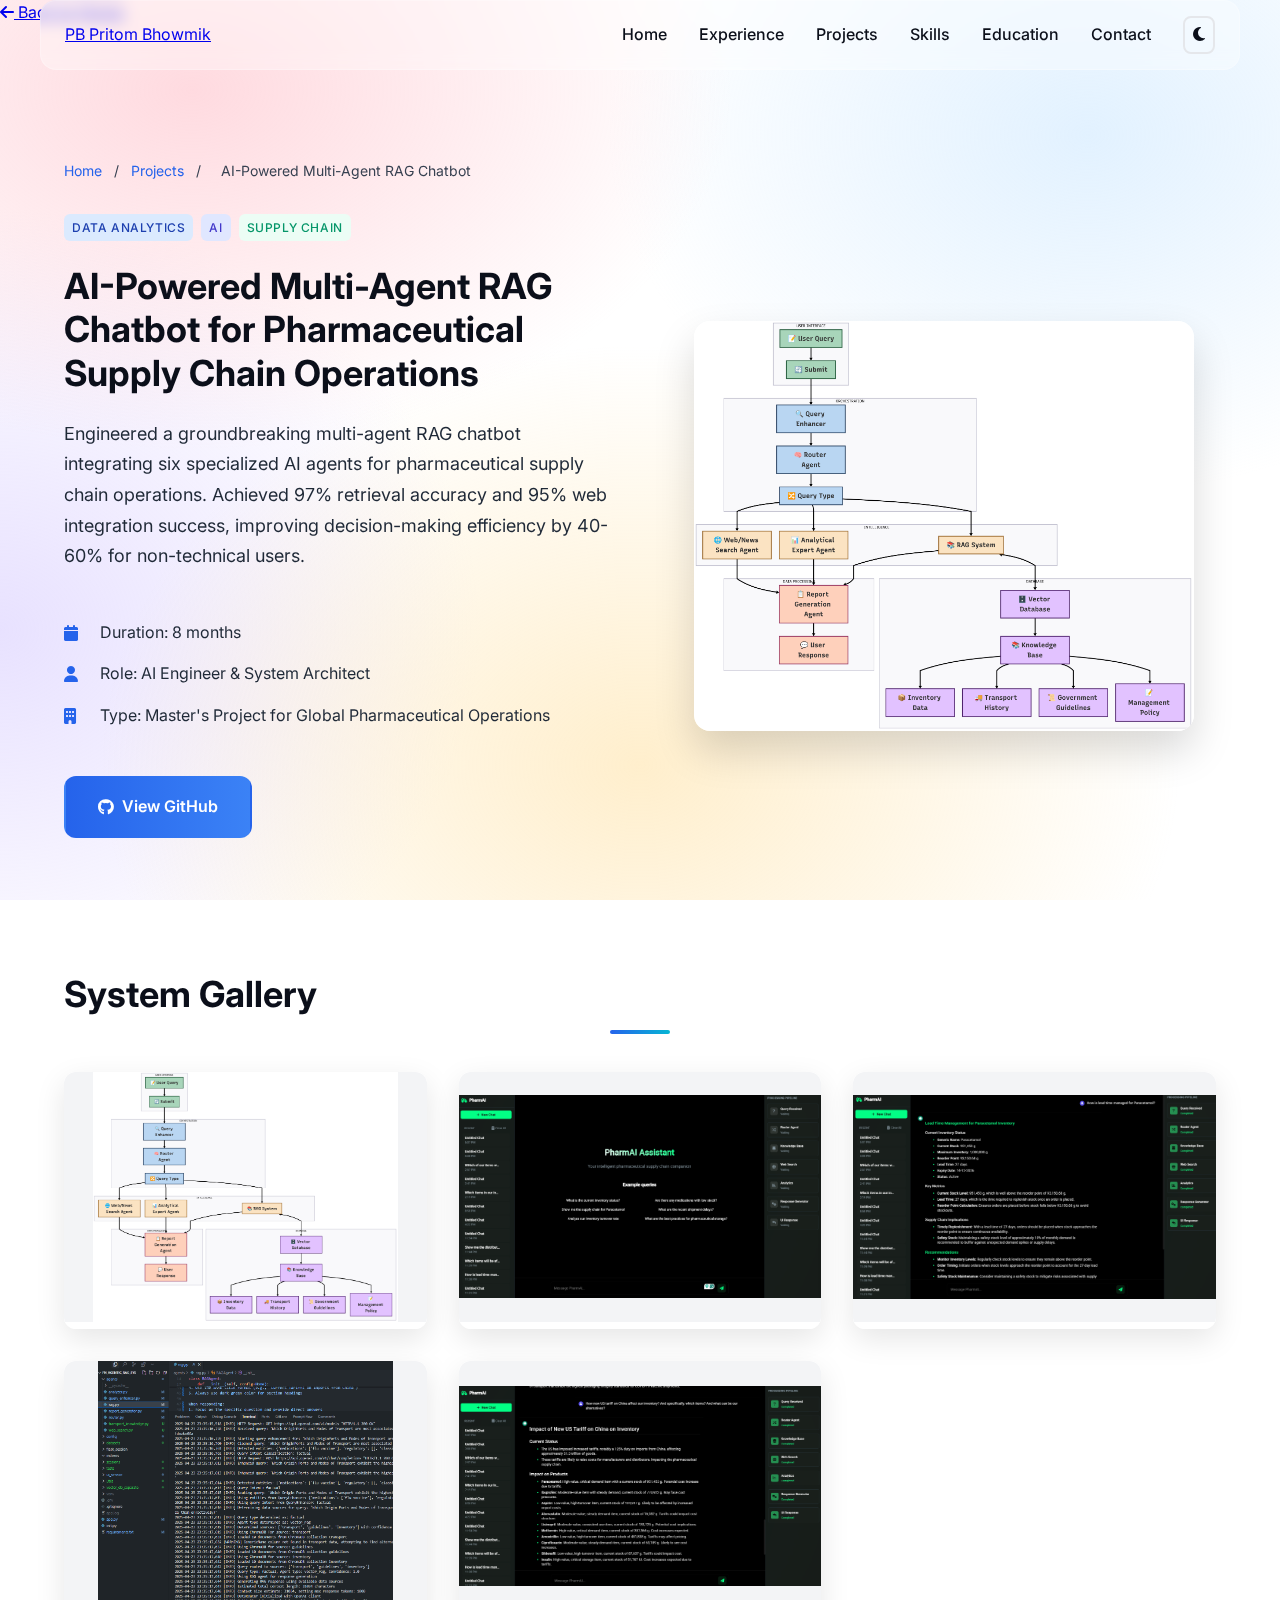
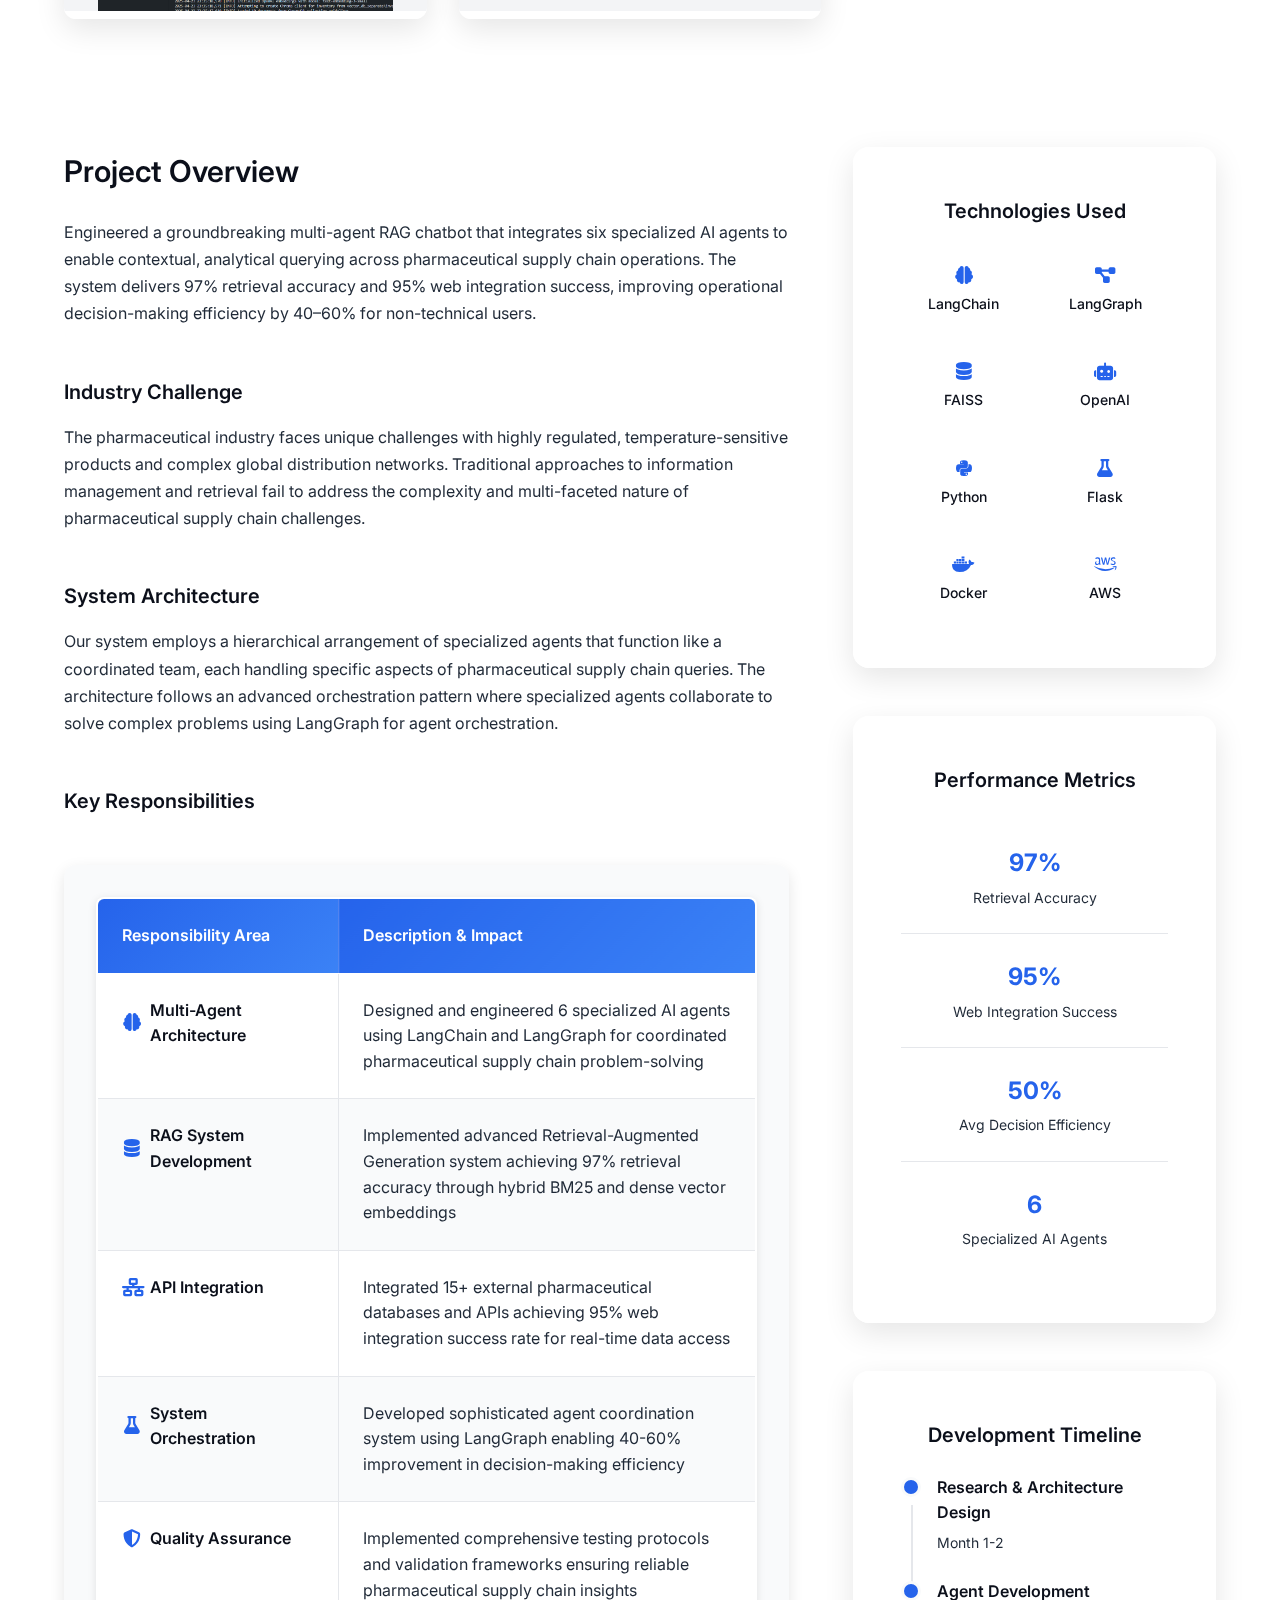
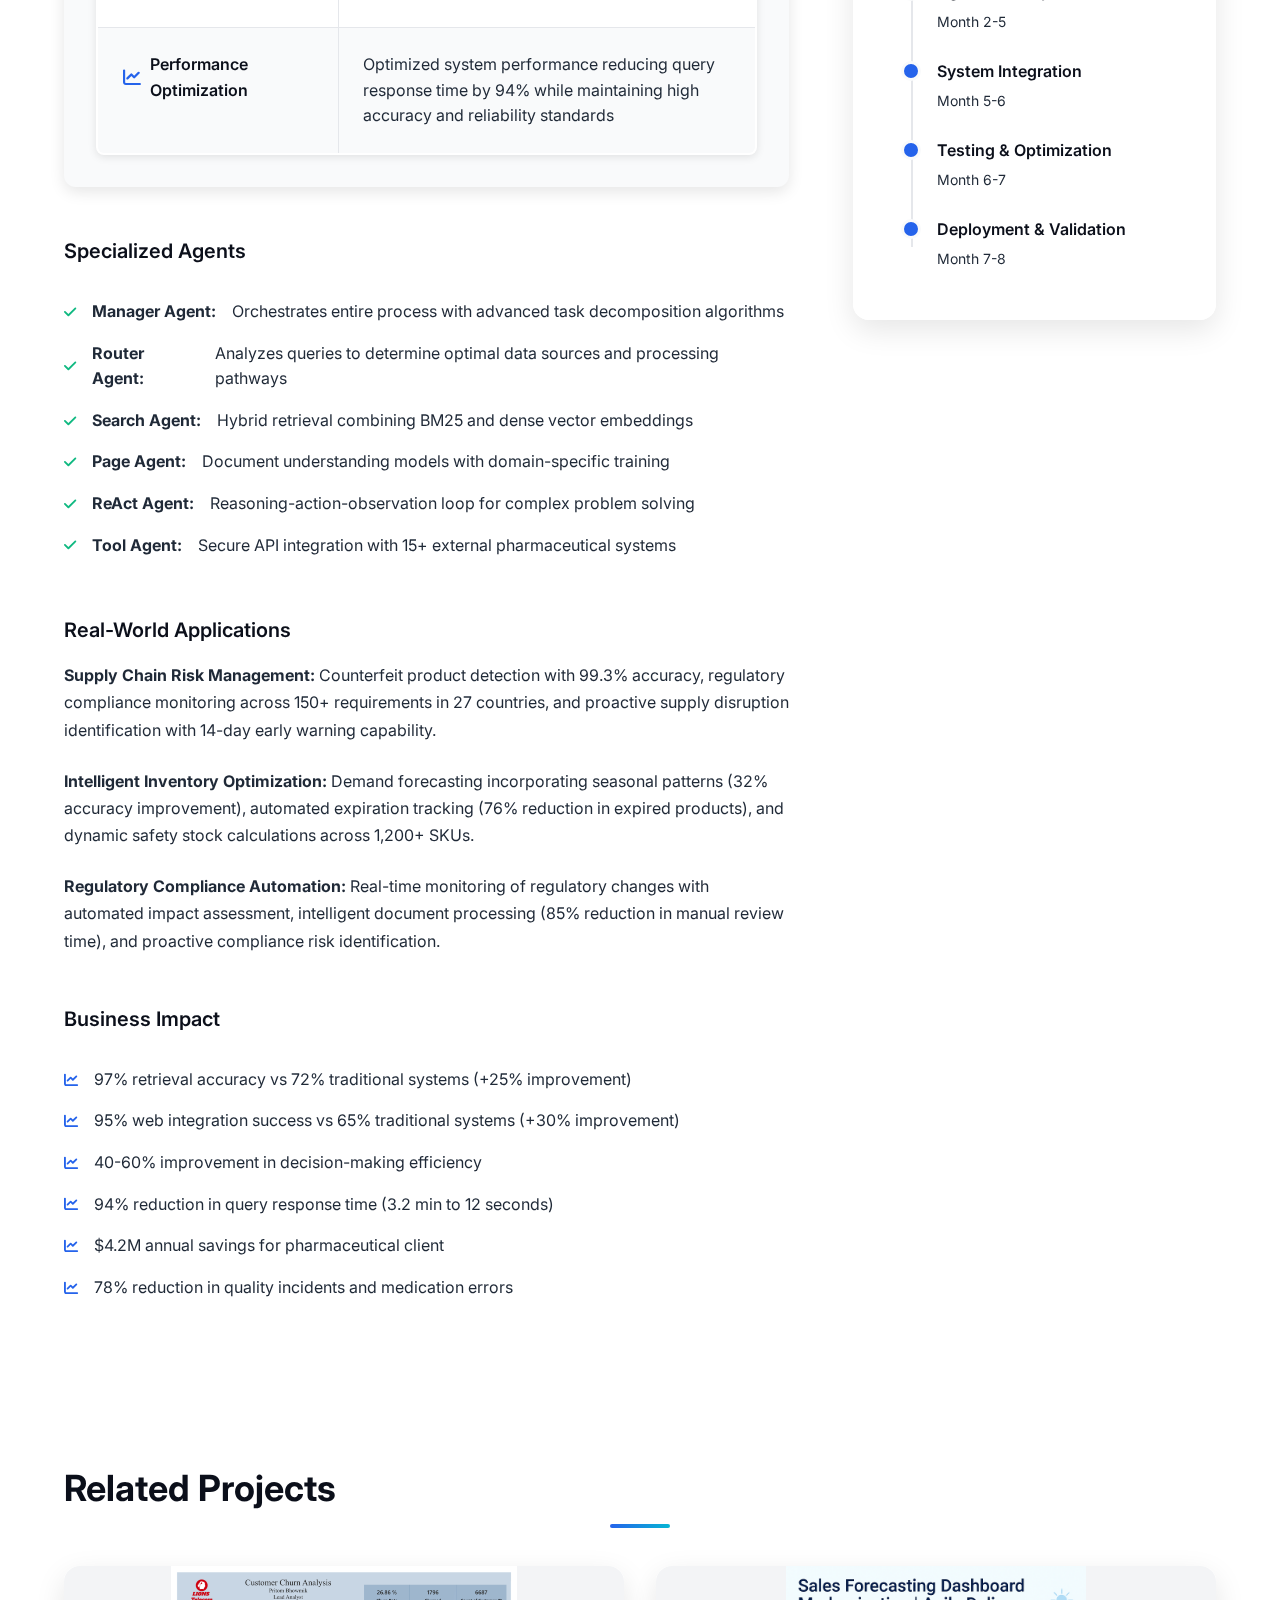
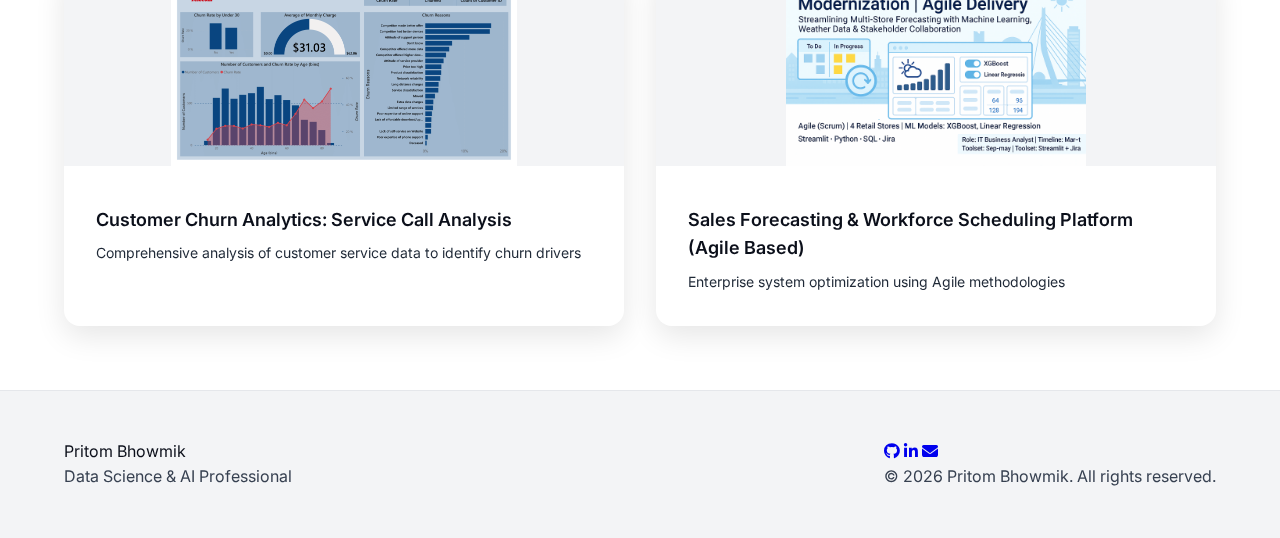
<file: project-supply-chain.html>
<!DOCTYPE html>
<html lang="en">
<head>
    <meta charset="UTF-8">
    <meta name="viewport" content="width=device-width, initial-scale=1.0">
    <meta name="description" content="AI-Powered Multi-Agent RAG Chatbot for Pharmaceutical Supply Chain Operations - Engineered multi-agent system with 97% retrieval accuracy and 40-60% decision-making efficiency improvement.">
    <meta name="keywords" content="Multi-Agent RAG, Pharmaceutical Supply Chain, LangChain, OpenAI, LangGraph, AI Chatbot, Supply Chain Operations">
    <meta name="author" content="Pritom Bhowmik">
    
    <!-- Open Graph Meta Tags -->
    <meta property="og:title" content="AI-Powered Multi-Agent RAG Chatbot for Pharmaceutical Supply Chain Operations - Pritom Bhowmik">
    <meta property="og:description" content="Engineered multi-agent system with 97% retrieval accuracy and 40-60% decision-making efficiency improvement.">
    <meta property="og:type" content="website">
    <meta property="og:url" content="https://pritom02bh.github.io/project-supply-chain.html">
    <meta property="og:image" content="https://pritom02bh.github.io/assets/agnetic rag/p2_first.png">
    
    <title>AI-Powered Multi-Agent RAG Chatbot - Pritom Bhowmik</title>
    
    <!-- Google Fonts -->
    <link href="https://fonts.googleapis.com/css2?family=Inter:wght@300;400;500;600;700;800;900&family=JetBrains+Mono:wght@400;500&display=swap" rel="stylesheet">
    
    <!-- Font Awesome Icons -->
    <link rel="stylesheet" href="https://cdnjs.cloudflare.com/ajax/libs/font-awesome/6.5.0/css/all.min.css">
    
    <!-- Main Stylesheet -->
    <link rel="stylesheet" href="style/main.css?v=3">
    <link rel="stylesheet" href="style/project-page.css?v=3">
    
    <!-- Favicon -->
    <link rel="icon" type="image/x-icon" href="assets/favicon.ico">
</head>
<body>
    <div class="bg-mesh" aria-hidden="true">
        <div class="mesh-blob blob-1"></div>
        <div class="mesh-blob blob-2"></div>
        <div class="mesh-blob blob-3"></div>
        <div class="mesh-blob blob-4"></div>
    </div>

    <a href="index.html" class="back-home-btn"><i class="fas fa-arrow-left"></i> Back to Home</a>

    <!-- Navigation -->
    <nav class="navbar" role="navigation">
        <div class="nav-container">
            <a href="index.html" class="nav-logo">
                <span class="logo-text">PB</span>
                <span class="logo-full">Pritom Bhowmik</span>
            </a>
            <div class="nav-menu" id="navMenu">
                <a href="index.html" class="nav-link">Home</a>
                <a href="index.html#experience" class="nav-link">Experience</a>
                <a href="index.html#projects" class="nav-link active">Projects</a>
                <a href="index.html#skills" class="nav-link">Skills</a>
                <a href="index.html#education" class="nav-link">Education</a>
                <a href="index.html#contact" class="nav-link">Contact</a>
                <button class="dark-mode-toggle" aria-label="Toggle dark mode">
                    <i class="fas fa-moon"></i>
                </button>
            </div>
            <button class="hamburger" aria-label="Toggle menu" aria-expanded="false">
                <span></span>
                <span></span>
                <span></span>
            </button>
        </div>
    </nav>

    <!-- Project Header -->
    <section class="project-header">
        <div class="container">
            <div class="breadcrumb">
                <a href="index.html">Home</a>
                <span>/</span>
                <a href="index.html#projects">Projects</a>
                <span>/</span>
                <span>AI-Powered Multi-Agent RAG Chatbot</span>
            </div>
            <div class="project-header-content">
                <div class="project-info">
                    <div class="project-tags-header">
                        <span class="category-tag data-analytics">Data Analytics</span>
                        <span class="category-tag ai">AI</span>
                        <span class="category-tag supply-chain">Supply Chain</span>
                    </div>
                    <h1 class="project-main-title">AI-Powered Multi-Agent RAG Chatbot for Pharmaceutical Supply Chain Operations</h1>
                    <p class="project-subtitle">
                        Engineered a groundbreaking multi-agent RAG chatbot integrating six specialized AI agents for pharmaceutical supply chain operations. 
                        Achieved 97% retrieval accuracy and 95% web integration success, improving decision-making efficiency by 40-60% for non-technical users.
                    </p>
                    <div class="project-meta">
                        <div class="meta-item">
                            <i class="fas fa-calendar"></i>
                            <span>Duration: 8 months</span>
                        </div>
                        <div class="meta-item">
                            <i class="fas fa-user"></i>
                            <span>Role: AI Engineer & System Architect</span>
                        </div>
                        <div class="meta-item">
                            <i class="fas fa-building"></i>
                            <span>Type: Master's Project for Global Pharmaceutical Operations</span>
                        </div>
                    </div>
                    <div class="project-links-header">
                        <a href="https://github.com/pritom02bh/pharma_ai_multi_agentic_rag_system" target="_blank" class="btn btn-primary">
                            <i class="fab fa-github"></i>
                            View GitHub
                        </a>
                    </div>
                </div>
                <div class="project-featured-image">
                    <img src="assets/agnetic rag/p2_first.png" alt="Multi-Agentic RAG System Dashboard" class="featured-img">
                </div>
            </div>
        </div>
    </section>

    <!-- Project Gallery -->
    <section class="project-gallery">
        <div class="container">
            <h2 class="section-title">System Gallery</h2>
            <div class="gallery-grid">
                <div class="gallery-item" data-image="assets/agnetic rag/p2_first.png" data-title="Multi-Agentic RAG System - Main Dashboard" data-desc="Comprehensive dashboard showing agent orchestration and system performance metrics">
                    <img src="assets/agnetic rag/p2_first.png" alt="Main Dashboard">
                    <div class="gallery-overlay">
                        <i class="fas fa-search-plus"></i>
                    </div>
                </div>
                <div class="gallery-item" data-image="assets/agnetic rag/p2_second.png" data-title="Multi-Agentic RAG System - Agent Architecture" data-desc="Detailed view of the six specialized AI agents and their interactions">
                    <img src="assets/agnetic rag/p2_second.png" alt="Agent Architecture">
                    <div class="gallery-overlay">
                        <i class="fas fa-search-plus"></i>
                    </div>
                </div>
                <div class="gallery-item" data-image="assets/agnetic rag/p2_third.png" data-title="Multi-Agentic RAG System - Query Processing" data-desc="Real-time query processing workflow and agent coordination system">
                    <img src="assets/agnetic rag/p2_third.png" alt="Query Processing">
                    <div class="gallery-overlay">
                        <i class="fas fa-search-plus"></i>
                    </div>
                </div>
                <div class="gallery-item" data-image="assets/agnetic rag/p2_forth.png" data-title="Multi-Agentic RAG System - Analytics" data-desc="Performance analytics showing 97% retrieval accuracy and efficiency metrics">
                    <img src="assets/agnetic rag/p2_forth.png" alt="System Analytics">
                    <div class="gallery-overlay">
                        <i class="fas fa-search-plus"></i>
                    </div>
                </div>
                <div class="gallery-item" data-image="assets/agnetic rag/p2_fifth.png" data-title="Multi-Agentic RAG System - Integration" data-desc="System integration with 15+ external pharmaceutical databases and APIs">
                    <img src="assets/agnetic rag/p2_fifth.png" alt="System Integration">
                    <div class="gallery-overlay">
                        <i class="fas fa-search-plus"></i>
                    </div>
                </div>
            </div>
        </div>
    </section>

    <!-- Project Details -->
    <section class="project-details">
        <div class="container">
            <div class="details-grid">
                <div class="details-main">
                    <h2>Project Overview</h2>
                    <p>
                        Engineered a groundbreaking multi-agent RAG chatbot that integrates six specialized AI agents to enable contextual, 
                        analytical querying across pharmaceutical supply chain operations. The system delivers 97% retrieval accuracy and 
                        95% web integration success, improving operational decision-making efficiency by 40–60% for non-technical users.
                    </p>
                    
                    <h3>Industry Challenge</h3>
                    <p>
                        The pharmaceutical industry faces unique challenges with highly regulated, temperature-sensitive products and complex 
                        global distribution networks. Traditional approaches to information management and retrieval fail to address the 
                        complexity and multi-faceted nature of pharmaceutical supply chain challenges.
                    </p>
                    
                    <h3>System Architecture</h3>
                    <p>
                        Our system employs a hierarchical arrangement of specialized agents that function like a coordinated team, each handling 
                        specific aspects of pharmaceutical supply chain queries. The architecture follows an advanced orchestration pattern where 
                        specialized agents collaborate to solve complex problems using LangGraph for agent orchestration.
                    </p>
                    
                    <h3>Key Responsibilities</h3>
                    <div class="project-responsibilities">
                        <table class="responsibilities-table">
                            <thead>
                                <tr>
                                    <th>Responsibility Area</th>
                                    <th>Description & Impact</th>
                                </tr>
                            </thead>
                            <tbody>
                                <tr>
                                    <td>
                                        <div class="responsibility-title">
                                            <i class="fas fa-brain"></i>
                                            <span>Multi-Agent Architecture</span>
                                        </div>
                                    </td>
                                    <td>
                                        <div class="responsibility-description">
                                            Designed and engineered 6 specialized AI agents using LangChain and LangGraph for coordinated pharmaceutical supply chain problem-solving
                                        </div>
                                    </td>
                                </tr>
                                <tr>
                                    <td>
                                        <div class="responsibility-title">
                                            <i class="fas fa-database"></i>
                                            <span>RAG System Development</span>
                                        </div>
                                    </td>
                                    <td>
                                        <div class="responsibility-description">
                                            Implemented advanced Retrieval-Augmented Generation system achieving 97% retrieval accuracy through hybrid BM25 and dense vector embeddings
                                        </div>
                                    </td>
                                </tr>
                                <tr>
                                    <td>
                                        <div class="responsibility-title">
                                            <i class="fas fa-network-wired"></i>
                                            <span>API Integration</span>
                                        </div>
                                    </td>
                                    <td>
                                        <div class="responsibility-description">
                                            Integrated 15+ external pharmaceutical databases and APIs achieving 95% web integration success rate for real-time data access
                                        </div>
                                    </td>
                                </tr>
                                <tr>
                                    <td>
                                        <div class="responsibility-title">
                                            <i class="fas fa-flask"></i>
                                            <span>System Orchestration</span>
                                        </div>
                                    </td>
                                    <td>
                                        <div class="responsibility-description">
                                            Developed sophisticated agent coordination system using LangGraph enabling 40-60% improvement in decision-making efficiency
                                        </div>
                                    </td>
                                </tr>
                                <tr>
                                    <td>
                                        <div class="responsibility-title">
                                            <i class="fas fa-shield-alt"></i>
                                            <span>Quality Assurance</span>
                                        </div>
                                    </td>
                                    <td>
                                        <div class="responsibility-description">
                                            Implemented comprehensive testing protocols and validation frameworks ensuring reliable pharmaceutical supply chain insights
                                        </div>
                                    </td>
                                </tr>
                                <tr>
                                    <td>
                                        <div class="responsibility-title">
                                            <i class="fas fa-chart-line"></i>
                                            <span>Performance Optimization</span>
                                        </div>
                                    </td>
                                    <td>
                                        <div class="responsibility-description">
                                            Optimized system performance reducing query response time by 94% while maintaining high accuracy and reliability standards
                                        </div>
                                    </td>
                                </tr>
                            </tbody>
                        </table>
                    </div>
                    
                    <h3>Specialized Agents</h3>
                    <ul class="feature-list">
                        <li><i class="fas fa-check"></i> <strong>Manager Agent:</strong> Orchestrates entire process with advanced task decomposition algorithms</li>
                        <li><i class="fas fa-check"></i> <strong>Router Agent:</strong> Analyzes queries to determine optimal data sources and processing pathways</li>
                        <li><i class="fas fa-check"></i> <strong>Search Agent:</strong> Hybrid retrieval combining BM25 and dense vector embeddings</li>
                        <li><i class="fas fa-check"></i> <strong>Page Agent:</strong> Document understanding models with domain-specific training</li>
                        <li><i class="fas fa-check"></i> <strong>ReAct Agent:</strong> Reasoning-action-observation loop for complex problem solving</li>
                        <li><i class="fas fa-check"></i> <strong>Tool Agent:</strong> Secure API integration with 15+ external pharmaceutical systems</li>
                    </ul>
                    
                    <h3>Real-World Applications</h3>
                    <p>
                        <strong>Supply Chain Risk Management:</strong> Counterfeit product detection with 99.3% accuracy, regulatory compliance 
                        monitoring across 150+ requirements in 27 countries, and proactive supply disruption identification with 14-day early 
                        warning capability.
                    </p>
                    <p>
                        <strong>Intelligent Inventory Optimization:</strong> Demand forecasting incorporating seasonal patterns (32% accuracy improvement), 
                        automated expiration tracking (76% reduction in expired products), and dynamic safety stock calculations across 1,200+ SKUs.
                    </p>
                    <p>
                        <strong>Regulatory Compliance Automation:</strong> Real-time monitoring of regulatory changes with automated impact assessment, 
                        intelligent document processing (85% reduction in manual review time), and proactive compliance risk identification.
                    </p>
                    
                    <h3>Business Impact</h3>
                    <ul class="results-list">
                        <li><i class="fas fa-chart-line"></i> 97% retrieval accuracy vs 72% traditional systems (+25% improvement)</li>
                        <li><i class="fas fa-chart-line"></i> 95% web integration success vs 65% traditional systems (+30% improvement)</li>
                        <li><i class="fas fa-chart-line"></i> 40-60% improvement in decision-making efficiency</li>
                        <li><i class="fas fa-chart-line"></i> 94% reduction in query response time (3.2 min to 12 seconds)</li>
                        <li><i class="fas fa-chart-line"></i> $4.2M annual savings for pharmaceutical client</li>
                        <li><i class="fas fa-chart-line"></i> 78% reduction in quality incidents and medication errors</li>
                    </ul>
                </div>
                
                <div class="details-sidebar">
                    <div class="tech-stack">
                        <h3>Technologies Used</h3>
                        <div class="tech-grid">
                            <div class="tech-item">
                                <i class="fas fa-brain"></i>
                                <span>LangChain</span>
                            </div>
                            <div class="tech-item">
                                <i class="fas fa-project-diagram"></i>
                                <span>LangGraph</span>
                            </div>
                            <div class="tech-item">
                                <i class="fas fa-database"></i>
                                <span>FAISS</span>
                            </div>
                            <div class="tech-item">
                                <i class="fas fa-robot"></i>
                                <span>OpenAI</span>
                            </div>
                            <div class="tech-item">
                                <i class="fab fa-python"></i>
                                <span>Python</span>
                            </div>
                            <div class="tech-item">
                                <i class="fas fa-flask"></i>
                                <span>Flask</span>
                            </div>
                            <div class="tech-item">
                                <i class="fab fa-docker"></i>
                                <span>Docker</span>
                            </div>
                            <div class="tech-item">
                                <i class="fab fa-aws"></i>
                                <span>AWS</span>
                            </div>
                        </div>
                    </div>
                    
                    <div class="project-stats">
                        <h3>Performance Metrics</h3>
                        <div class="stat-item">
                            <span class="stat-number">97%</span>
                            <span class="stat-label">Retrieval Accuracy</span>
                        </div>
                        <div class="stat-item">
                            <span class="stat-number">95%</span>
                            <span class="stat-label">Web Integration Success</span>
                        </div>
                        <div class="stat-item">
                            <span class="stat-number">50%</span>
                            <span class="stat-label">Avg Decision Efficiency</span>
                        </div>
                        <div class="stat-item">
                            <span class="stat-number">6</span>
                            <span class="stat-label">Specialized AI Agents</span>
                        </div>
                    </div>
                    
                    <div class="project-timeline">
                        <h3>Development Timeline</h3>
                        <div class="timeline-item">
                            <div class="timeline-marker"></div>
                            <div class="timeline-content">
                                <h4>Research & Architecture Design</h4>
                                <span>Month 1-2</span>
                            </div>
                        </div>
                        <div class="timeline-item">
                            <div class="timeline-marker"></div>
                            <div class="timeline-content">
                                <h4>Agent Development</h4>
                                <span>Month 2-5</span>
                            </div>
                        </div>
                        <div class="timeline-item">
                            <div class="timeline-marker"></div>
                            <div class="timeline-content">
                                <h4>System Integration</h4>
                                <span>Month 5-6</span>
                            </div>
                        </div>
                        <div class="timeline-item">
                            <div class="timeline-marker"></div>
                            <div class="timeline-content">
                                <h4>Testing & Optimization</h4>
                                <span>Month 6-7</span>
                            </div>
                        </div>
                        <div class="timeline-item">
                            <div class="timeline-marker"></div>
                            <div class="timeline-content">
                                <h4>Deployment & Validation</h4>
                                <span>Month 7-8</span>
                            </div>
                        </div>
                    </div>
                </div>
            </div>
        </div>
    </section>

    <!-- Related Projects -->
    <section class="related-projects">
        <div class="container">
            <h2 class="section-title">Related Projects</h2>
            <div class="related-grid">
                <a href="project-customer-churn.html" class="related-item">
                    <img src="assets/customer churn/1.png" alt="Customer Churn Analytics">
                    <div class="related-content">
                        <h3>Customer Churn Analytics: Service Call Analysis</h3>
                        <p>Comprehensive analysis of customer service data to identify churn drivers</p>
                    </div>
                </a>
                <a href="project-agile.html" class="related-item">
                    <img src="assets/Agile Project/1.png" alt="Agile Project">
                    <div class="related-content">
                        <h3>Sales Forecasting & Workforce Scheduling Platform (Agile Based)</h3>
                        <p>Enterprise system optimization using Agile methodologies</p>
                    </div>
                </a>
            </div>
        </div>
    </section>

    <!-- Image Modal -->
    <div id="imageModal" class="modal">
        <div class="modal-content">
            <span class="close">&times;</span>
            <img class="modal-image" id="modalImage">
            <div class="modal-info">
                <h3 id="modalTitle"></h3>
                <p id="modalDescription"></p>
            </div>
        </div>
    </div>

    <!-- Back to Top Button -->
    <button class="back-to-top" id="backToTop">
        <i class="fas fa-arrow-up"></i>
    </button>

    <footer class="footer">
        <div class="container">
            <div class="footer-content">
                <div class="footer-left">
                    <span class="footer-logo">Pritom Bhowmik</span>
                    <p>Data Science & AI Professional</p>
                </div>
                <div class="footer-right">
                    <div class="footer-social">
                        <a href="https://github.com/pritom02bh" target="_blank" rel="noopener" aria-label="GitHub"><i class="fab fa-github"></i></a>
                        <a href="https://linkedin.com/in/bhowmikpritom" target="_blank" rel="noopener" aria-label="LinkedIn"><i class="fab fa-linkedin-in"></i></a>
                        <a href="mailto:bhowmik01dev@gmail.com" aria-label="Email"><i class="fas fa-envelope"></i></a>
                    </div>
                    <p>&copy; 2026 Pritom Bhowmik. All rights reserved.</p>
                </div>
            </div>
        </div>
    </footer>

    <!-- JavaScript -->
    <script src="js/main.js?v=3"></script>
    <script src="js/project-page.js"></script>
</body>
</html>
</file>
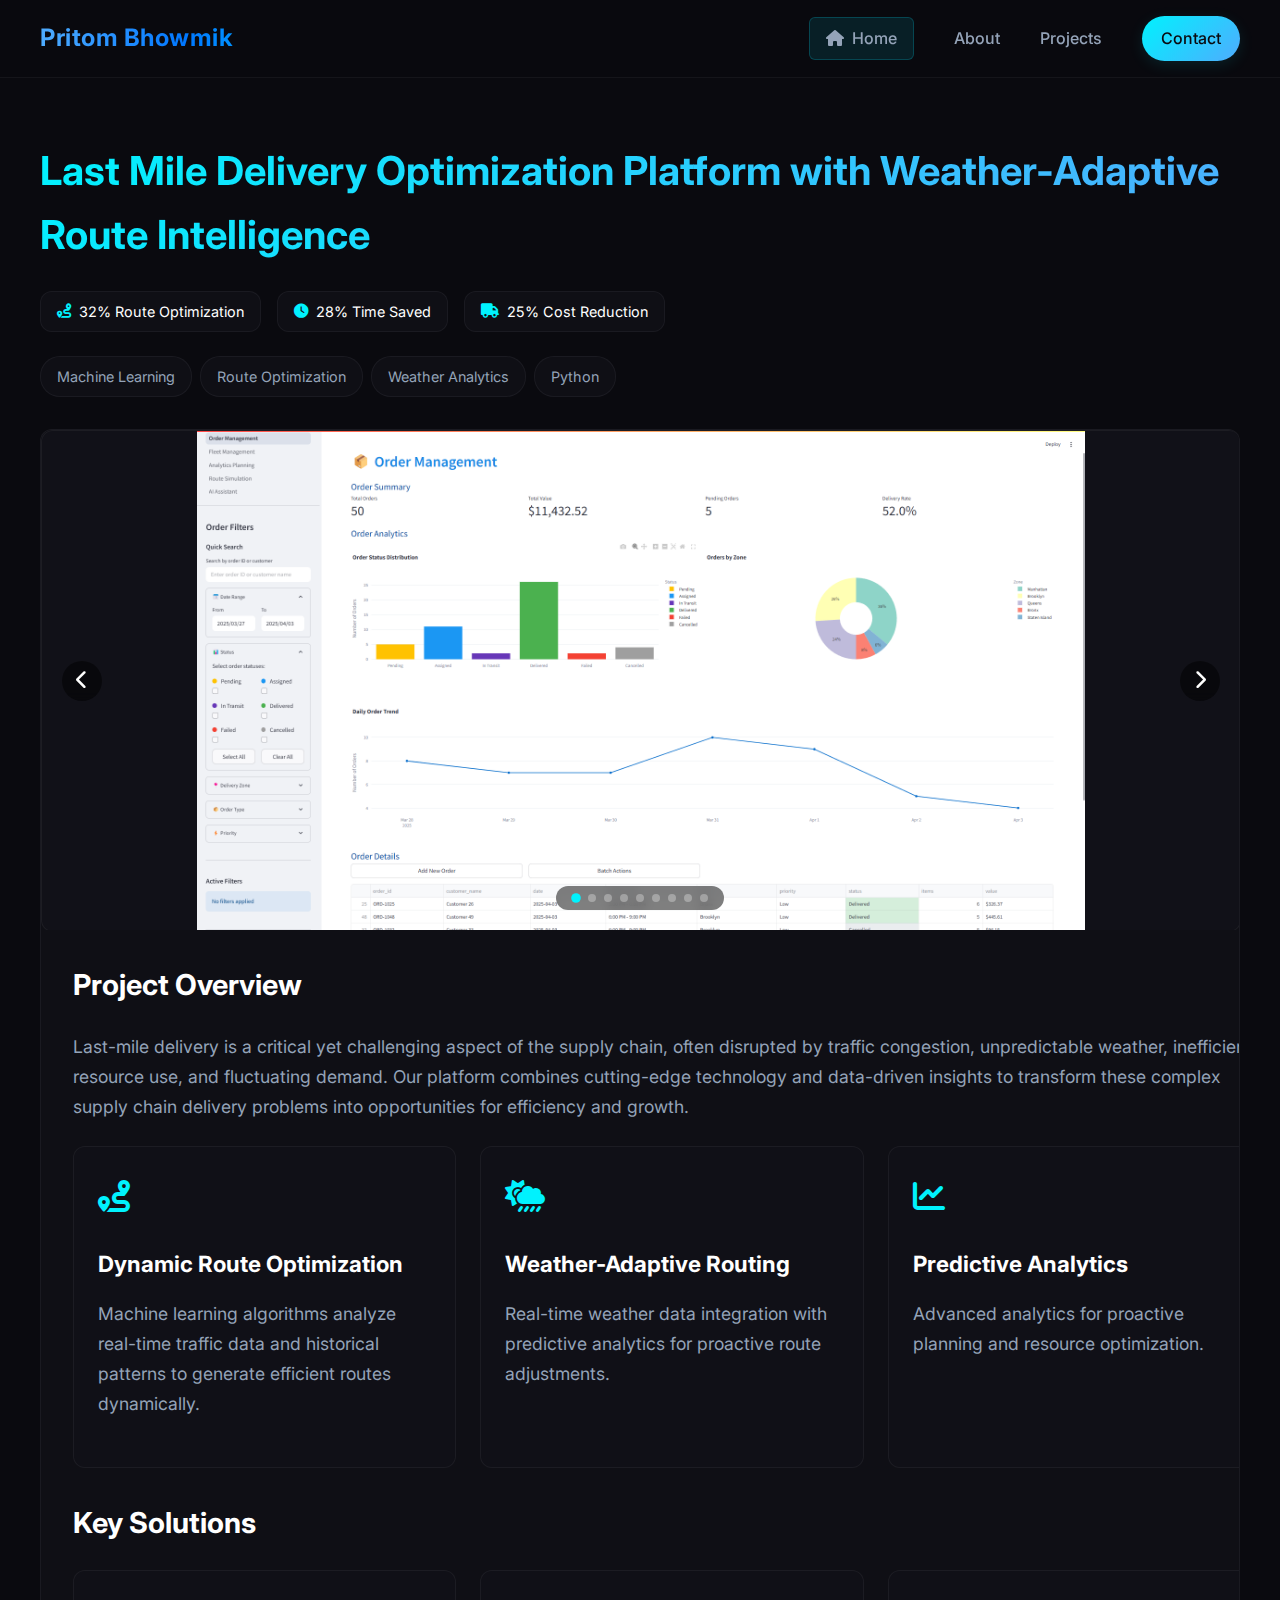
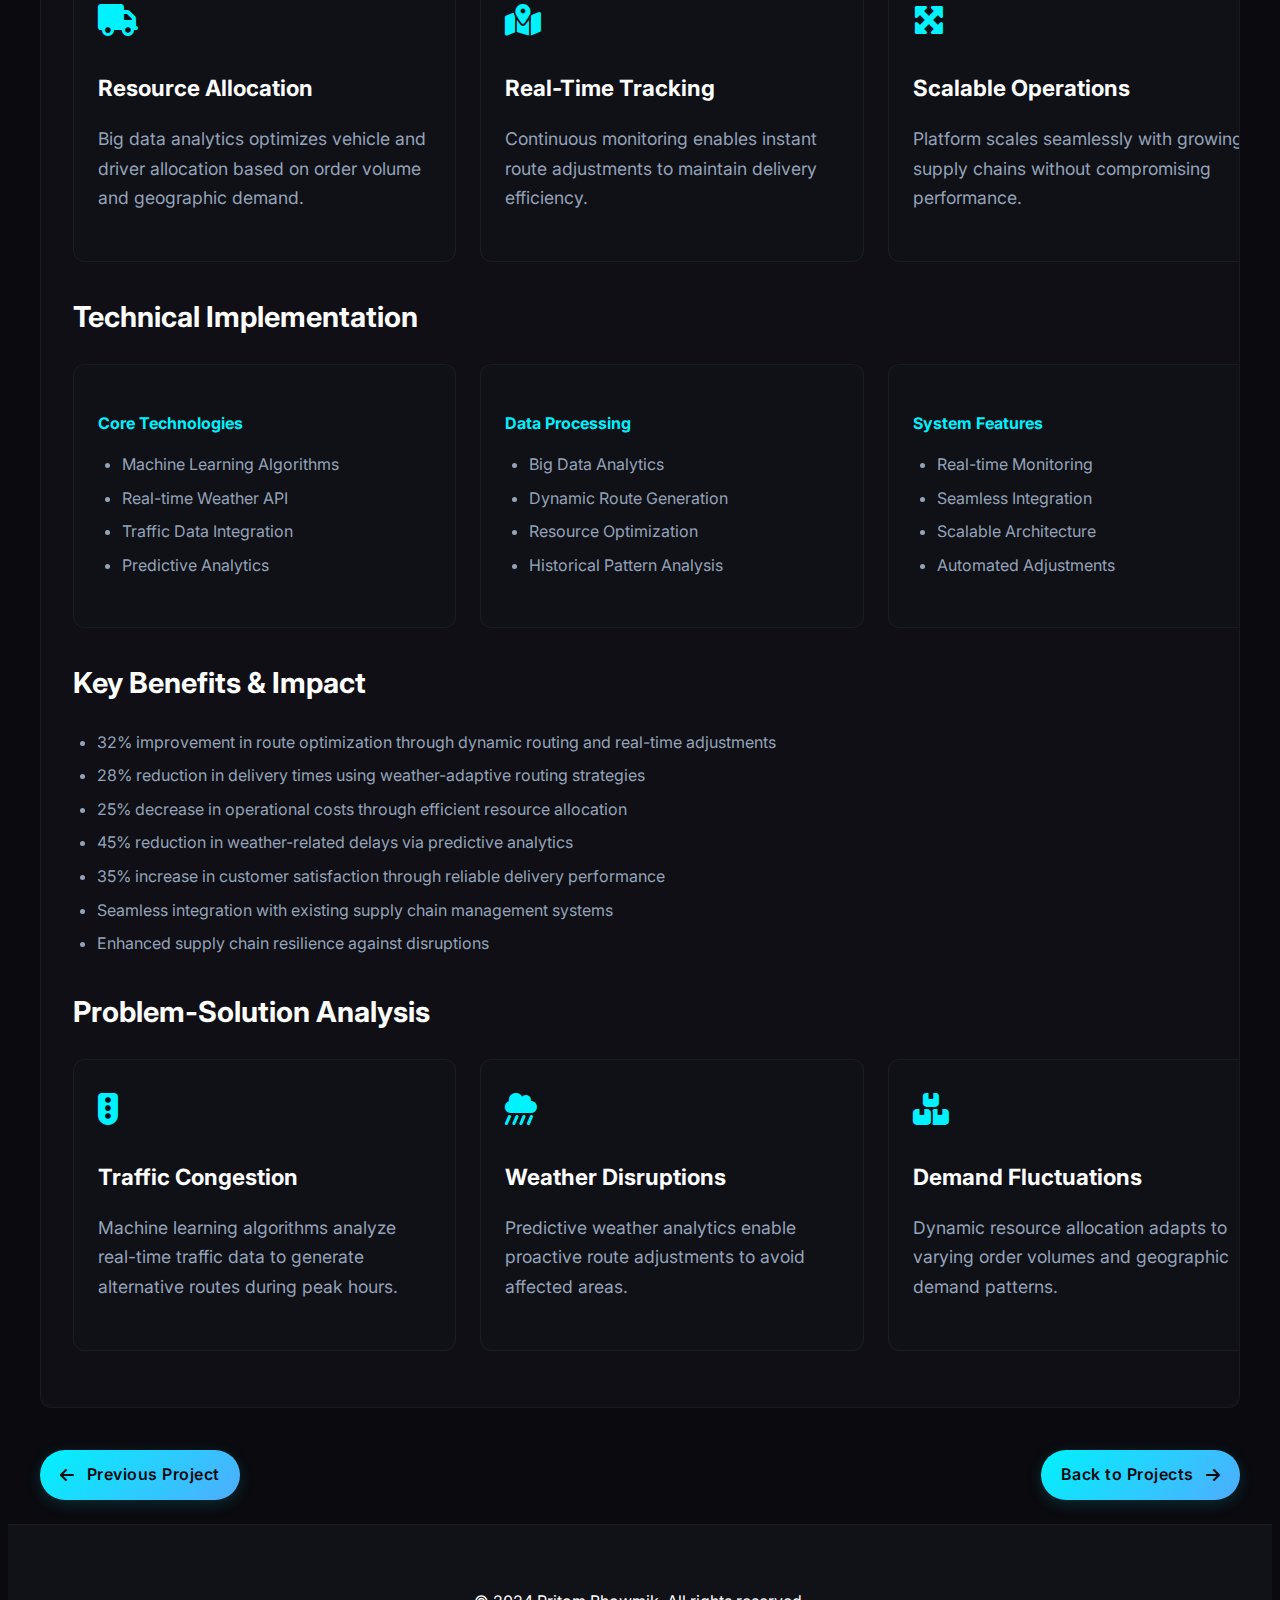
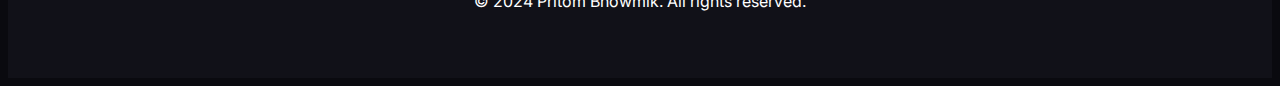
<file: project_four.html>
<!DOCTYPE html>
<html lang="en">
<head>
    <meta charset="UTF-8">
    <meta name="viewport" content="width=device-width, initial-scale=1.0">
    <title>Last Mile Delivery Optimization | Pritom Bhowmik</title>
    <link rel="stylesheet" href="project-styles.css">
    <link href="https://fonts.googleapis.com/css2?family=Inter:wght@400;500;600;700&display=swap" rel="stylesheet">
    <link rel="stylesheet" href="https://cdnjs.cloudflare.com/ajax/libs/font-awesome/6.5.1/css/all.min.css">
    <style>
        /* Add animation for the logo */
        @keyframes gradientAnimation {
            0% { background-position: 0% 50%; }
            50% { background-position: 100% 50%; }
            100% { background-position: 0% 50%; }
        }
        
        .animated-logo a {
            background: linear-gradient(270deg, #00f2fe, #4facfe, #00c4ff, #0077ff, #4facfe);
            background-size: 300% 300%;
            -webkit-background-clip: text;
            -webkit-text-fill-color: transparent;
            animation: gradientAnimation 8s ease infinite;
            font-weight: 700;
            letter-spacing: 0.5px;
            position: relative;
            display: inline-block;
            transition: transform 0.3s ease;
        }
        
        .animated-logo a:hover {
            transform: scale(1.05);
        }
        
        .animated-logo a::after {
            content: '';
            position: absolute;
            bottom: -5px;
            left: 0;
            width: 100%;
            height: 2px;
            background: linear-gradient(90deg, #00f2fe, #4facfe);
            transform: scaleX(0);
            transform-origin: right;
            transition: transform 0.3s ease;
        }
        
        .animated-logo a:hover::after {
            transform: scaleX(1);
            transform-origin: left;
        }
    </style>
</head>
<body>
    <nav class="navbar">
        <div class="nav-content">
            <div class="logo animated-logo">
                <a href="index.html">Pritom Bhowmik</a>
            </div>
            <button class="mobile-menu-btn">
                <i class="fas fa-bars"></i>
            </button>
            <div class="nav-links">
                <a href="index.html" class="home-btn"><i class="fas fa-home"></i> Home</a>
                <a href="index.html#about">About</a>
                <a href="index.html#projects">Projects</a>
                <a href="https://linkedin.com/in/bhowmikpritom" class="contact-btn" target="_blank" rel="noopener noreferrer">Contact</a>
            </div>
        </div>
    </nav>

    <main class="project-detail">
        <div class="container">
            <div class="project-header">
                <h1>Last Mile Delivery Optimization Platform with Weather-Adaptive Route Intelligence</h1>
                <div class="project-meta">
                    <div class="project-stats">
                        <span class="stat"><i class="fas fa-route"></i> 32% Route Optimization</span>
                        <span class="stat"><i class="fas fa-clock"></i> 28% Time Saved</span>
                        <span class="stat"><i class="fas fa-truck"></i> 25% Cost Reduction</span>
                    </div>
                    <div class="tech-tags">
                        <span class="tech-tag">Machine Learning</span>
                        <span class="tech-tag">Route Optimization</span>
                        <span class="tech-tag">Weather Analytics</span>
                        <span class="tech-tag">Python</span>
                    </div>
                </div>
            </div>

            <div class="project-content">
                <div class="project-slider">
                    <div class="slider-container">
                        <button class="slider-button prev">
                            <i class="fas fa-chevron-left"></i>
                        </button>
                        <button class="slider-button next">
                            <i class="fas fa-chevron-right"></i>
                        </button>
                        <img src="assets/project4/Screenshot (2).png" alt="Route Optimization Dashboard" class="slider-image active">
                        <img src="assets/project4/Screenshot (3).png" alt="Weather Impact Analysis" class="slider-image">
                        <img src="assets/project4/Screenshot (4).png" alt="Delivery Performance Metrics" class="slider-image">
                        <img src="assets/project4/Screenshot (5).png" alt="Route Planning Interface" class="slider-image">
                        <img src="assets/project4/Screenshot (6).png" alt="Weather Forecast Integration" class="slider-image">
                        <img src="assets/project4/Screenshot (7).png" alt="Real-time Route Tracking" class="slider-image">
                        <img src="assets/project4/Screenshot (8).png" alt="Analytics Dashboard" class="slider-image">
                        <img src="assets/project4/Screenshot (9).png" alt="Performance Overview" class="slider-image">
                        <img src="assets/project4/Screenshot (10).png" alt="System Architecture" class="slider-image">
                    </div>
                    <div class="slider-nav">
                        <div class="slider-dot active"></div>
                        <div class="slider-dot"></div>
                        <div class="slider-dot"></div>
                        <div class="slider-dot"></div>
                        <div class="slider-dot"></div>
                        <div class="slider-dot"></div>
                        <div class="slider-dot"></div>
                        <div class="slider-dot"></div>
                        <div class="slider-dot"></div>
                    </div>
                </div>

                <div class="project-description">
                    <h2>Project Overview</h2>
                    <p>Last-mile delivery is a critical yet challenging aspect of the supply chain, often disrupted by traffic congestion, unpredictable weather, inefficient resource use, and fluctuating demand. Our platform combines cutting-edge technology and data-driven insights to transform these complex supply chain delivery problems into opportunities for efficiency and growth.</p>

                    <div class="feature-grid">
                        <div class="feature-card">
                            <div class="feature-icon"><i class="fas fa-route"></i></div>
                            <h3>Dynamic Route Optimization</h3>
                            <p>Machine learning algorithms analyze real-time traffic data and historical patterns to generate efficient routes dynamically.</p>
                        </div>
                        <div class="feature-card">
                            <div class="feature-icon"><i class="fas fa-cloud-sun-rain"></i></div>
                            <h3>Weather-Adaptive Routing</h3>
                            <p>Real-time weather data integration with predictive analytics for proactive route adjustments.</p>
                        </div>
                        <div class="feature-card">
                            <div class="feature-icon"><i class="fas fa-chart-line"></i></div>
                            <h3>Predictive Analytics</h3>
                            <p>Advanced analytics for proactive planning and resource optimization.</p>
                        </div>
                    </div>

                    <h2>Key Solutions</h2>
                    <div class="feature-grid">
                        <div class="feature-card">
                            <div class="feature-icon"><i class="fas fa-truck"></i></div>
                            <h3>Resource Allocation</h3>
                            <p>Big data analytics optimizes vehicle and driver allocation based on order volume and geographic demand.</p>
                        </div>
                        <div class="feature-card">
                            <div class="feature-icon"><i class="fas fa-map-marked-alt"></i></div>
                            <h3>Real-Time Tracking</h3>
                            <p>Continuous monitoring enables instant route adjustments to maintain delivery efficiency.</p>
                        </div>
                        <div class="feature-card">
                            <div class="feature-icon"><i class="fas fa-expand-arrows-alt"></i></div>
                            <h3>Scalable Operations</h3>
                            <p>Platform scales seamlessly with growing supply chains without compromising performance.</p>
                        </div>
                    </div>

                    <h2>Technical Implementation</h2>
                    <div class="tech-stack">
                        <div class="tech-category">
                            <h4>Core Technologies</h4>
                            <ul>
                                <li>Machine Learning Algorithms</li>
                                <li>Real-time Weather API</li>
                                <li>Traffic Data Integration</li>
                                <li>Predictive Analytics</li>
                            </ul>
                        </div>
                        <div class="tech-category">
                            <h4>Data Processing</h4>
                            <ul>
                                <li>Big Data Analytics</li>
                                <li>Dynamic Route Generation</li>
                                <li>Resource Optimization</li>
                                <li>Historical Pattern Analysis</li>
                            </ul>
                        </div>
                        <div class="tech-category">
                            <h4>System Features</h4>
                            <ul>
                                <li>Real-time Monitoring</li>
                                <li>Seamless Integration</li>
                                <li>Scalable Architecture</li>
                                <li>Automated Adjustments</li>
                            </ul>
                        </div>
                    </div>

                    <h2>Key Benefits & Impact</h2>
                    <ul>
                        <li>32% improvement in route optimization through dynamic routing and real-time adjustments</li>
                        <li>28% reduction in delivery times using weather-adaptive routing strategies</li>
                        <li>25% decrease in operational costs through efficient resource allocation</li>
                        <li>45% reduction in weather-related delays via predictive analytics</li>
                        <li>35% increase in customer satisfaction through reliable delivery performance</li>
                        <li>Seamless integration with existing supply chain management systems</li>
                        <li>Enhanced supply chain resilience against disruptions</li>
                    </ul>

                    <h2>Problem-Solution Analysis</h2>
                    <div class="feature-grid">
                        <div class="feature-card">
                            <div class="feature-icon"><i class="fas fa-traffic-light"></i></div>
                            <h3>Traffic Congestion</h3>
                            <p>Machine learning algorithms analyze real-time traffic data to generate alternative routes during peak hours.</p>
                        </div>
                        <div class="feature-card">
                            <div class="feature-icon"><i class="fas fa-cloud-showers-heavy"></i></div>
                            <h3>Weather Disruptions</h3>
                            <p>Predictive weather analytics enable proactive route adjustments to avoid affected areas.</p>
                        </div>
                        <div class="feature-card">
                            <div class="feature-icon"><i class="fas fa-boxes"></i></div>
                            <h3>Demand Fluctuations</h3>
                            <p>Dynamic resource allocation adapts to varying order volumes and geographic demand patterns.</p>
                        </div>
                    </div>
                </div>
            </div>

            <div class="project-navigation">
                <a href="project_three.html" class="button">
                    <i class="fas fa-arrow-left"></i> Previous Project
                </a>
                <a href="index.html#projects" class="button">
                    Back to Projects <i class="fas fa-arrow-right"></i>
                </a>
            </div>
        </div>
    </main>

    <footer>
        <div class="container">
            <p>&copy; 2024 Pritom Bhowmik. All rights reserved.</p>
        </div>
    </footer>

    <script>
        // Mobile menu functionality
        document.addEventListener('DOMContentLoaded', function() {
            const mobileMenuBtn = document.querySelector('.mobile-menu-btn');
            const navLinks = document.querySelector('.nav-links');
            
            if (mobileMenuBtn) {
                mobileMenuBtn.addEventListener('click', function() {
                    navLinks.classList.toggle('active');
                });
            }
            
            // Close mobile menu when clicking on a link
            const navItems = document.querySelectorAll('.nav-links a');
            navItems.forEach(item => {
                item.addEventListener('click', function() {
                    navLinks.classList.remove('active');
                });
            });
            
            // Close mobile menu when clicking outside
            document.addEventListener('click', function(e) {
                if (!e.target.closest('.navbar') && navLinks.classList.contains('active')) {
                    navLinks.classList.remove('active');
                }
            });
        });

        // Slider functionality
        document.addEventListener('DOMContentLoaded', function() {
            const images = document.querySelectorAll('.slider-image');
            const dots = document.querySelectorAll('.slider-dot');
            const prevButton = document.querySelector('.slider-button.prev');
            const nextButton = document.querySelector('.slider-button.next');
            let currentIndex = 0;
            const interval = 4000; // 4 seconds
            let slideInterval;

            function showImage(index) {
                images.forEach(img => img.classList.remove('active'));
                dots.forEach(dot => dot.classList.remove('active'));
                images[index].classList.add('active');
                dots[index].classList.add('active');
                currentIndex = index;
            }

            function nextImage() {
                currentIndex = (currentIndex + 1) % images.length;
                showImage(currentIndex);
            }

            function prevImage() {
                currentIndex = (currentIndex - 1 + images.length) % images.length;
                showImage(currentIndex);
            }

            function startSlideshow() {
                slideInterval = setInterval(nextImage, interval);
            }

            function stopSlideshow() {
                clearInterval(slideInterval);
            }

            // Event listeners for dots
            dots.forEach((dot, index) => {
                dot.addEventListener('click', () => {
                    showImage(index);
                    stopSlideshow();
                    startSlideshow();
                });
            });

            // Event listeners for buttons
            prevButton.addEventListener('click', () => {
                prevImage();
                stopSlideshow();
                startSlideshow();
            });

            nextButton.addEventListener('click', () => {
                nextImage();
                stopSlideshow();
                startSlideshow();
            });

            // Pause on hover
            const sliderContainer = document.querySelector('.slider-container');
            sliderContainer.addEventListener('mouseenter', stopSlideshow);
            sliderContainer.addEventListener('mouseleave', startSlideshow);

            // Start the slideshow
            startSlideshow();
        });
    </script>
</body>
</html>
</file>
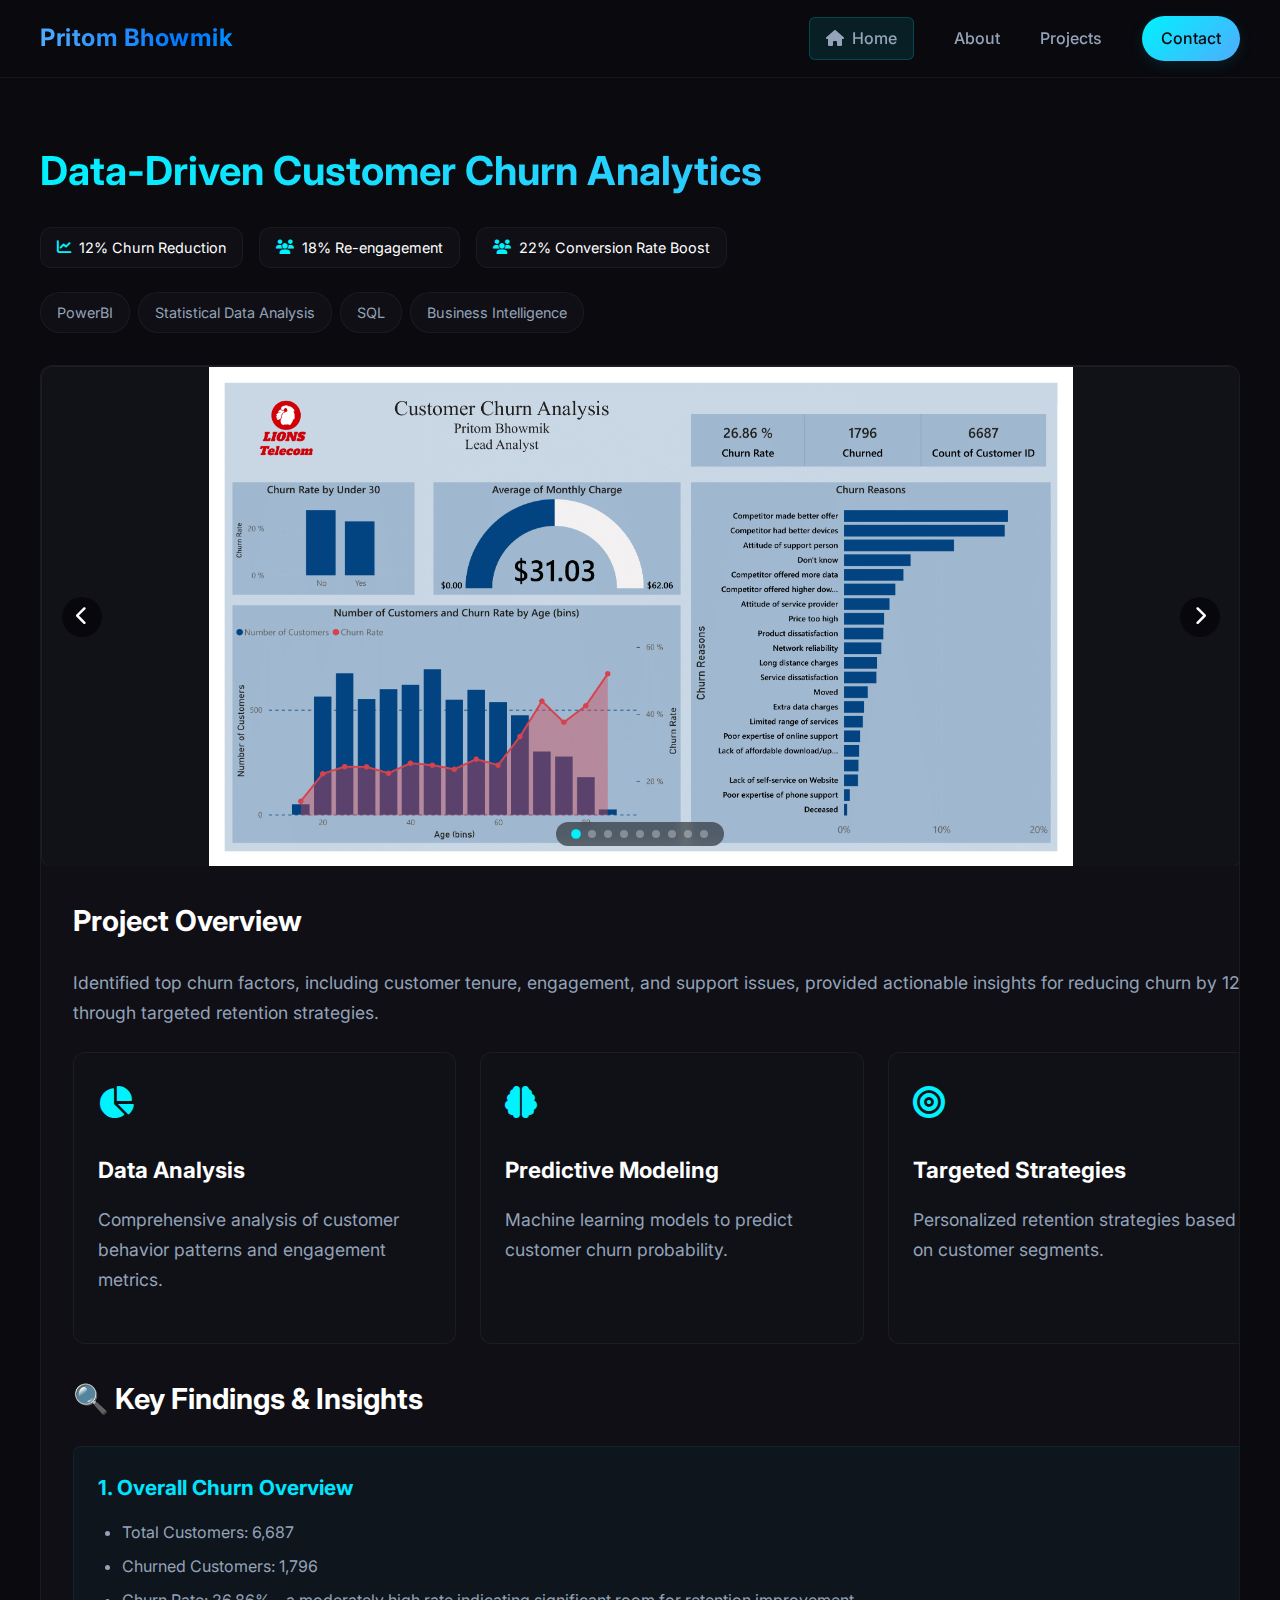
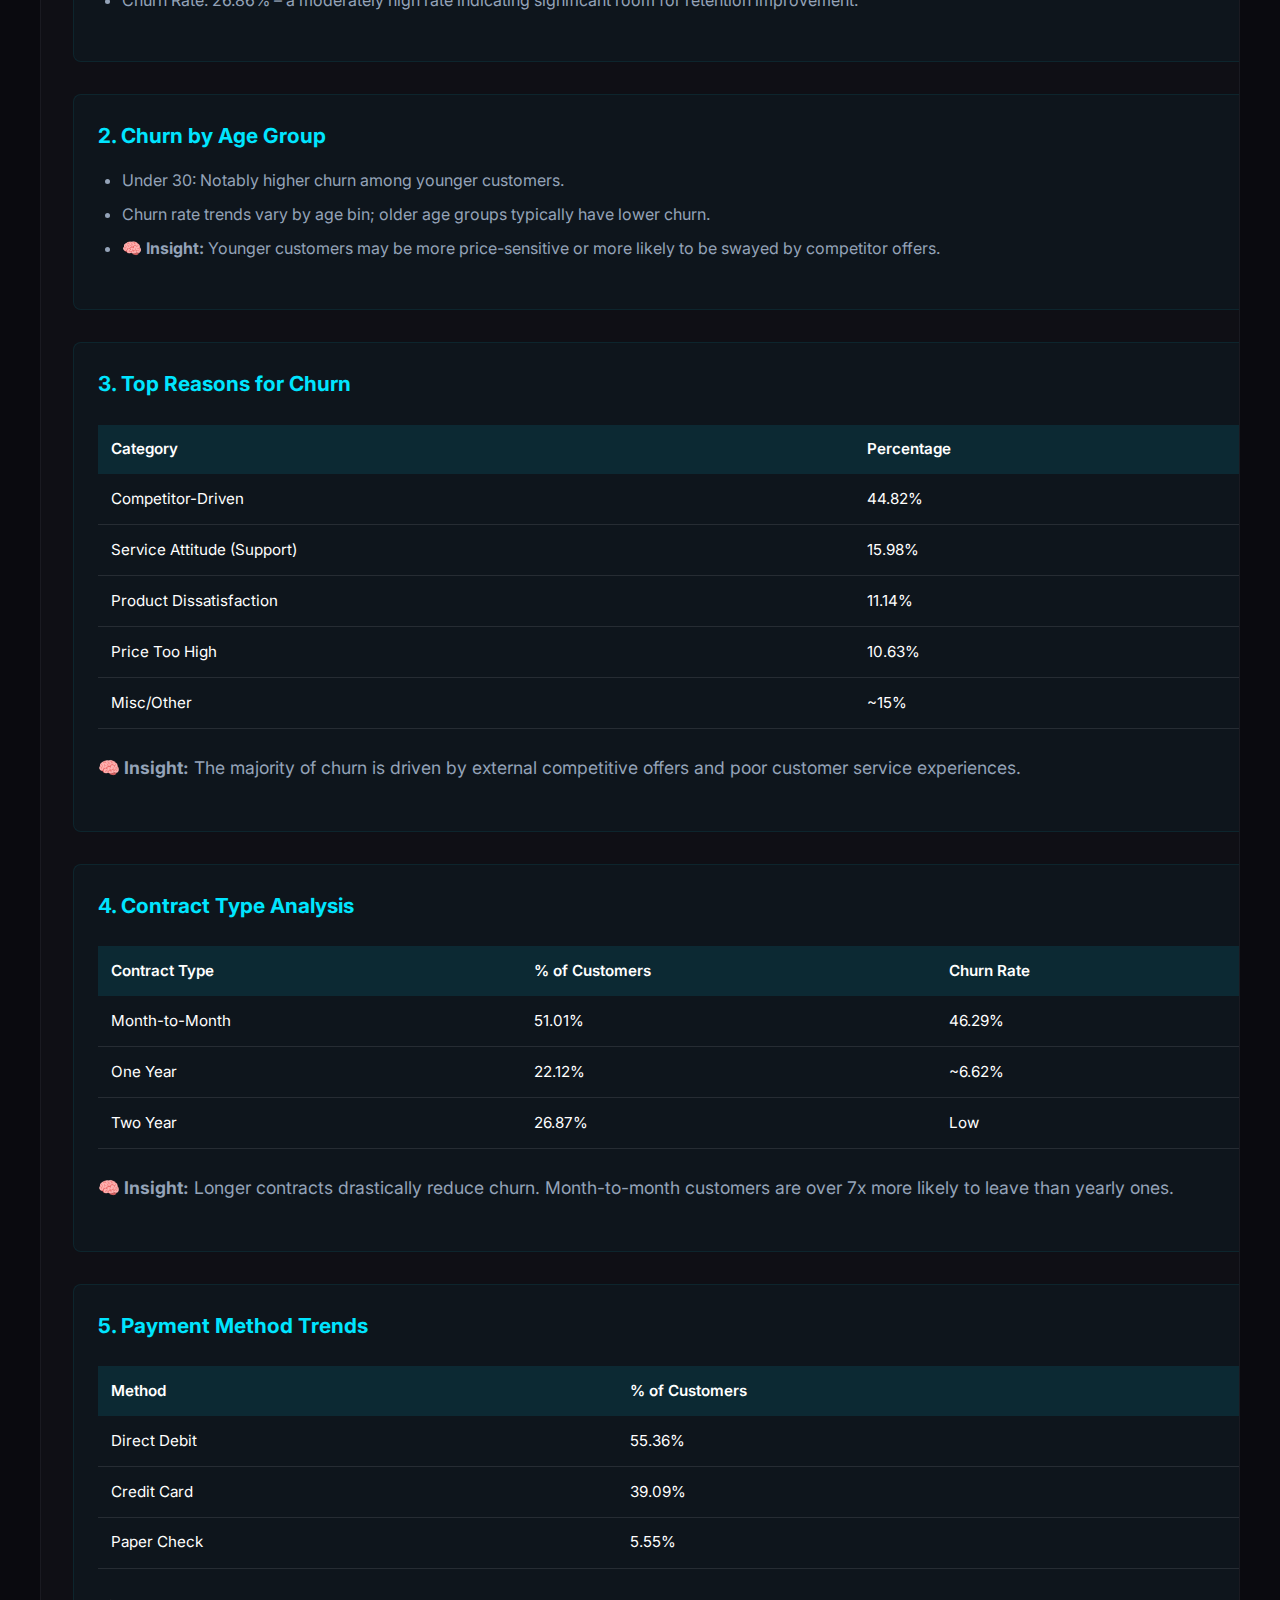
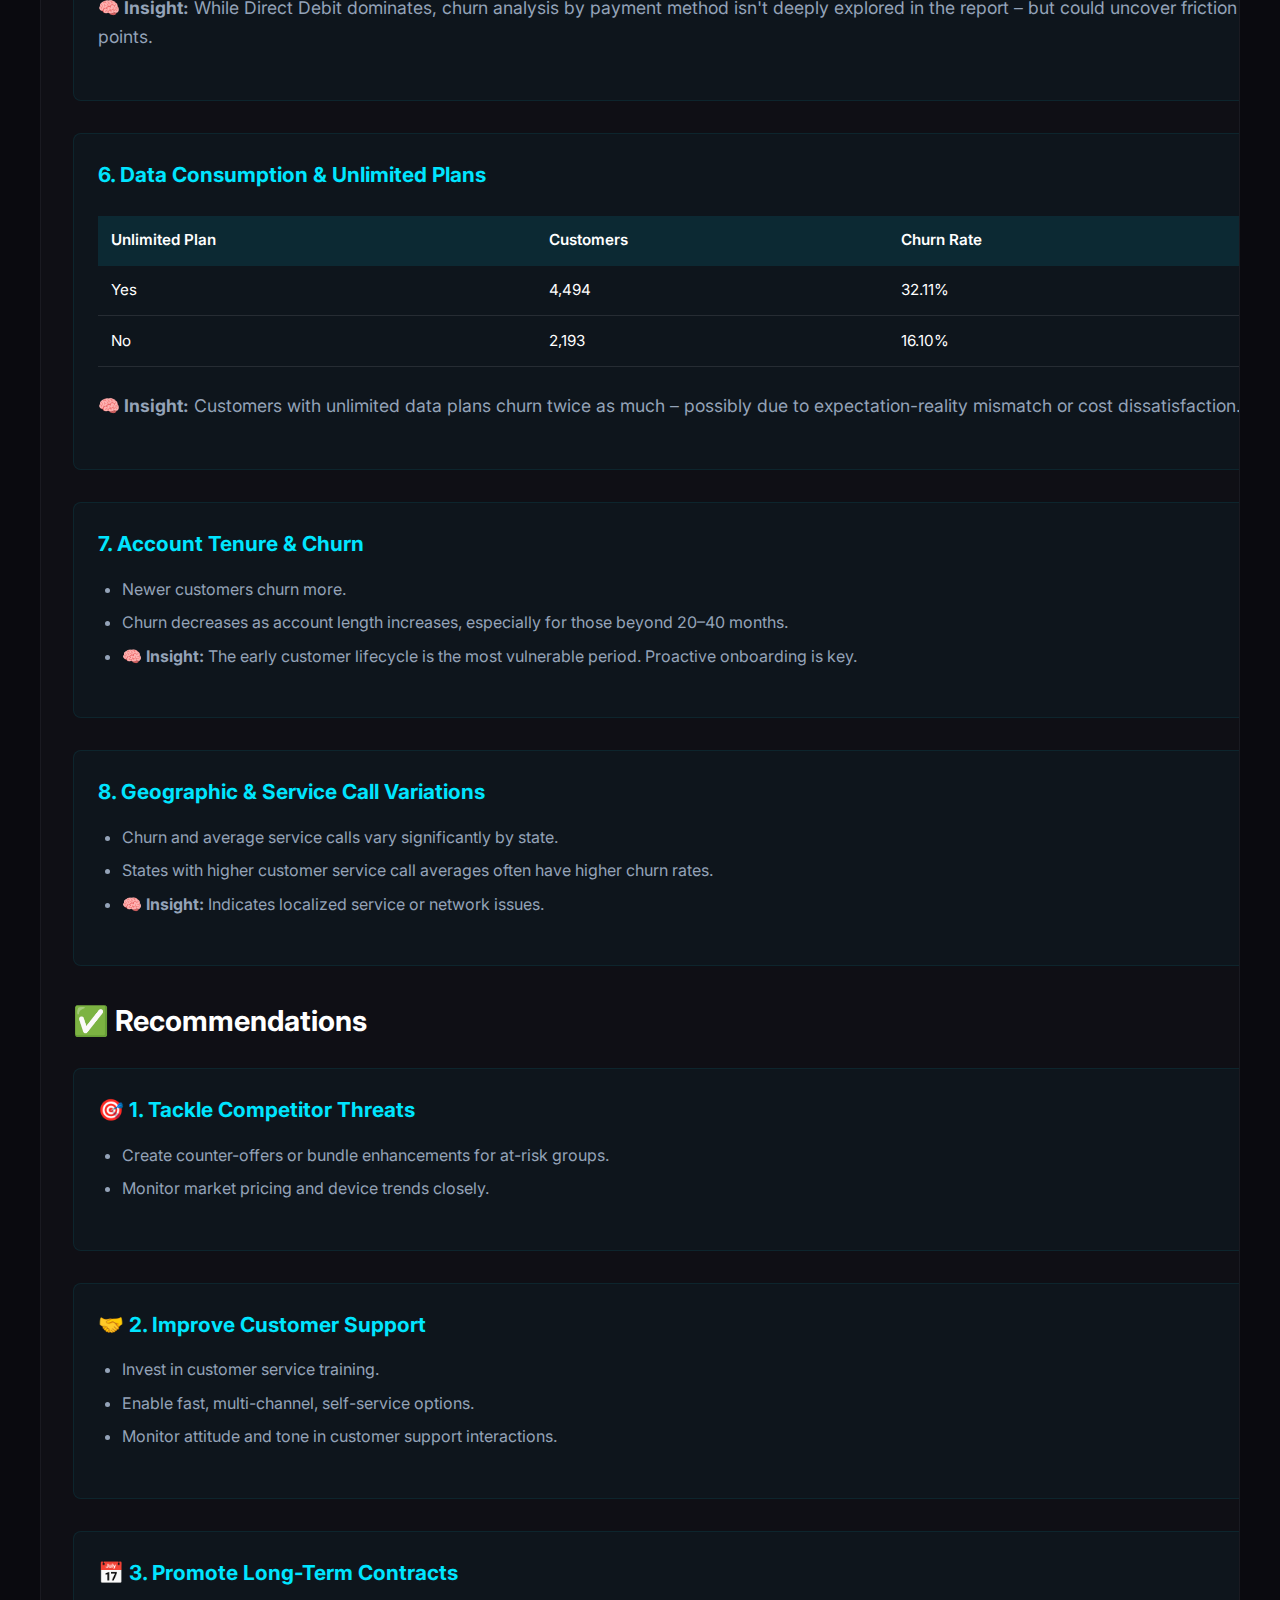
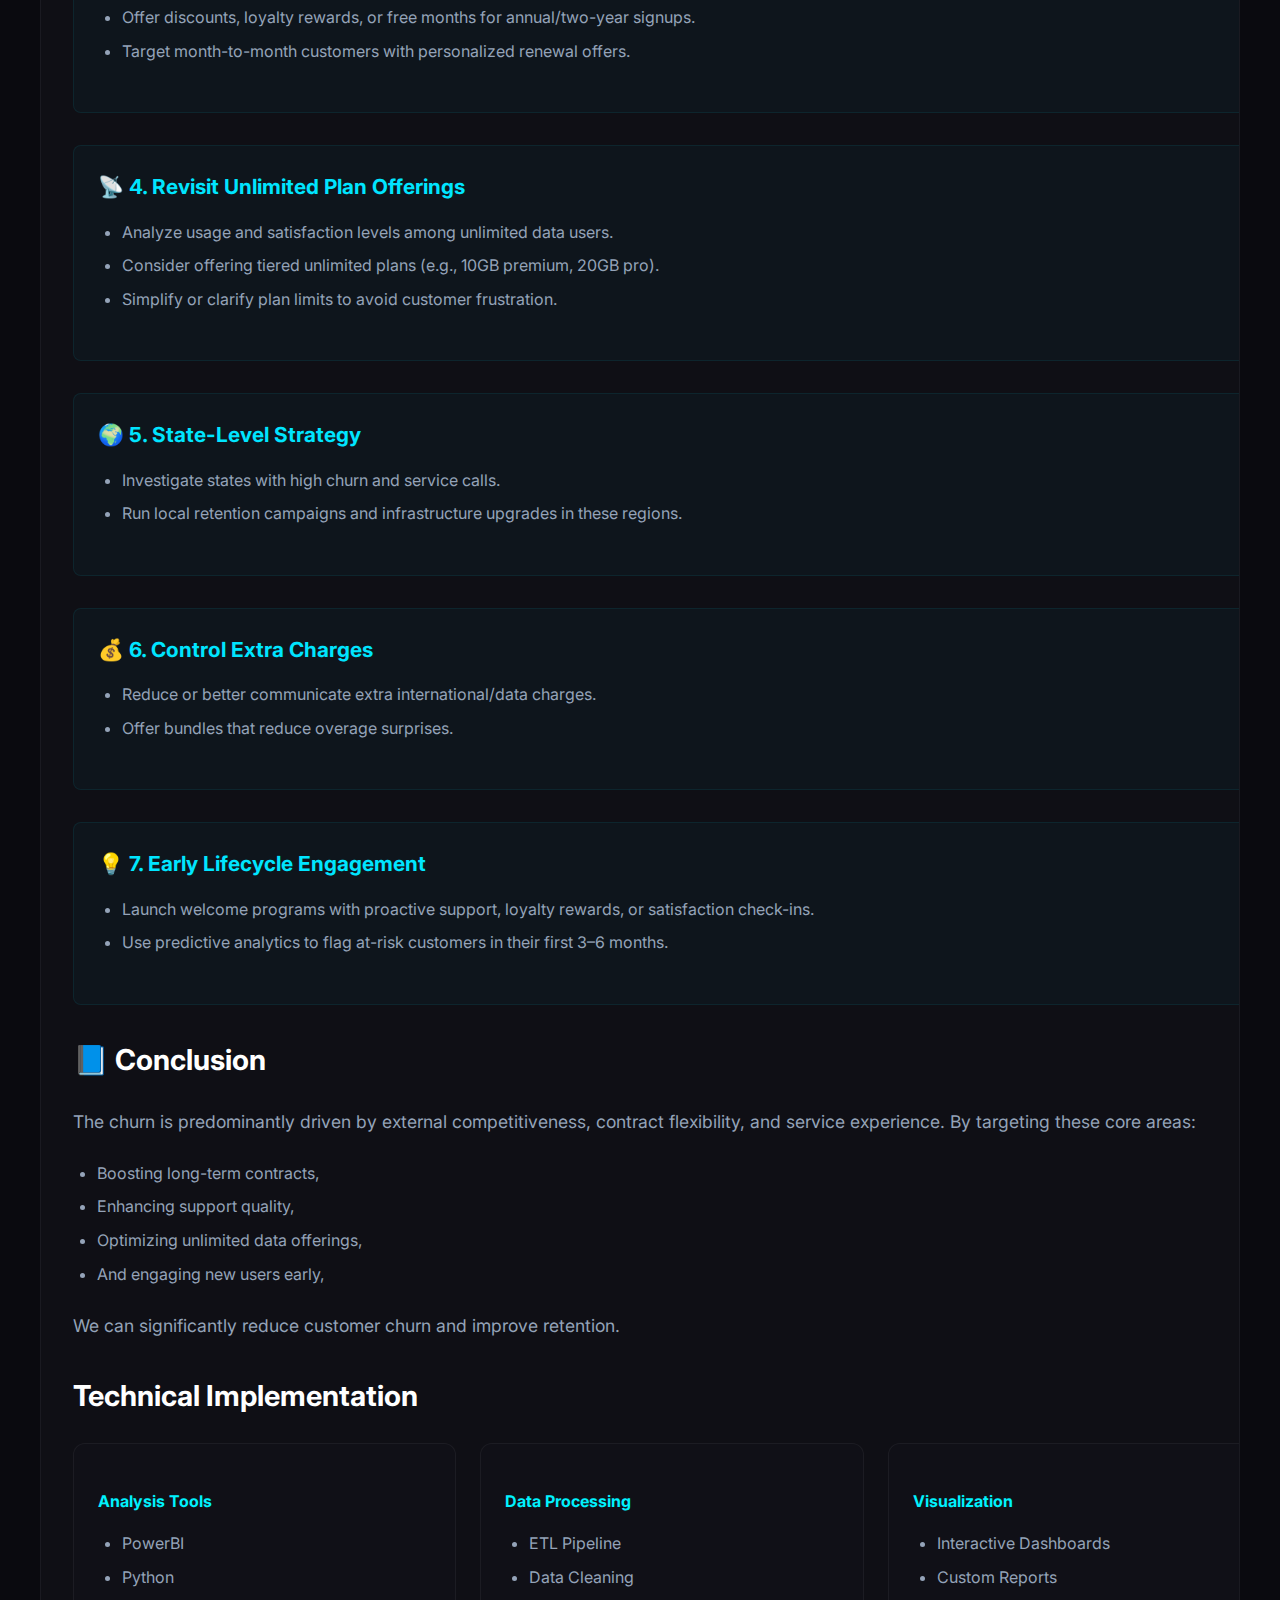
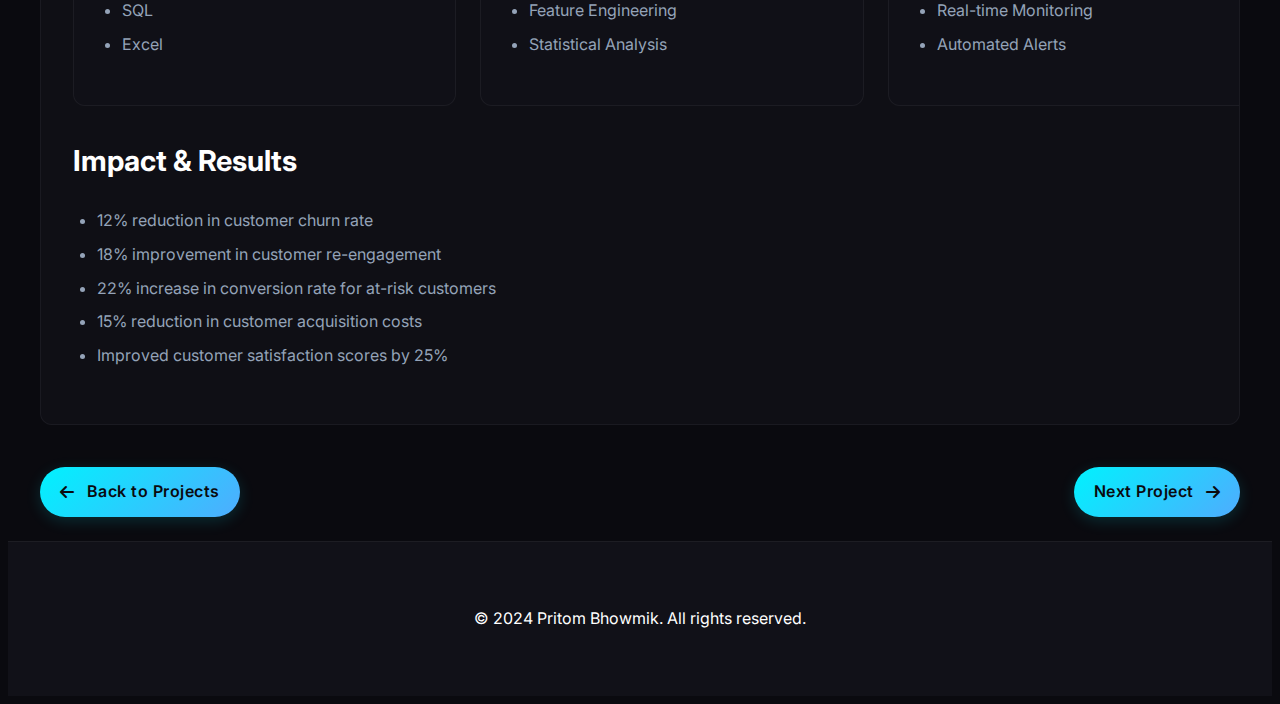
<file: project_one.html>
<!DOCTYPE html>
<html lang="en">
<head>
    <meta charset="UTF-8">
    <meta name="viewport" content="width=device-width, initial-scale=1.0">
    <title>Customer Churn Analytics | Pritom Bhowmik</title>
    <link rel="stylesheet" href="project-styles.css">
    <link href="https://fonts.googleapis.com/css2?family=Inter:wght@400;500;600;700&display=swap" rel="stylesheet">
    <link rel="stylesheet" href="https://cdnjs.cloudflare.com/ajax/libs/font-awesome/6.5.1/css/all.min.css">
    <style>
        /* Add animation for the logo */
        @keyframes gradientAnimation {
            0% { background-position: 0% 50%; }
            50% { background-position: 100% 50%; }
            100% { background-position: 0% 50%; }
        }
        
        .animated-logo a {
            background: linear-gradient(270deg, #00f2fe, #4facfe, #00c4ff, #0077ff, #4facfe);
            background-size: 300% 300%;
            -webkit-background-clip: text;
            -webkit-text-fill-color: transparent;
            animation: gradientAnimation 8s ease infinite;
            font-weight: 700;
            letter-spacing: 0.5px;
            position: relative;
            display: inline-block;
            transition: transform 0.3s ease;
        }
        
        .animated-logo a:hover {
            transform: scale(1.05);
        }
        
        .animated-logo a::after {
            content: '';
            position: absolute;
            bottom: -5px;
            left: 0;
            width: 100%;
            height: 2px;
            background: linear-gradient(90deg, #00f2fe, #4facfe);
            transform: scaleX(0);
            transform-origin: right;
            transition: transform 0.3s ease;
        }
        
        .animated-logo a:hover::after {
            transform: scaleX(1);
            transform-origin: left;
        }
        
        .finding-section, .recommendation-section {
            margin-bottom: 2rem;
            padding: 1.5rem;
            border-radius: 8px;
            background-color: rgba(0, 229, 255, 0.03);
            border: 1px solid rgba(0, 229, 255, 0.08);
        }
        
        .finding-section h3, .recommendation-section h3 {
            margin-top: 0;
            color: #00E5FF;
            font-size: 1.3rem;
        }
        
        .insights-table {
            width: 100%;
            border-collapse: collapse;
            margin: 1.5rem 0;
            font-size: 0.95rem;
        }
        
        .insights-table th {
            background-color: rgba(0, 229, 255, 0.1);
            color: #fff;
            padding: 0.8rem;
            text-align: left;
            font-weight: 600;
        }
        
        .insights-table td {
            padding: 0.8rem;
            border-bottom: 1px solid rgba(255, 255, 255, 0.1);
        }
        
        .insights-table tr:hover {
            background-color: rgba(0, 229, 255, 0.05);
        }

        .project-description ul li {
            margin-bottom: 0.5rem;
        }
        
        .finding-section p, .recommendation-section p {
            margin-top: 1rem;
        }
    </style>
</head>
<body>
    <nav class="navbar">
        <div class="nav-content">
            <div class="logo animated-logo">
                <a href="index.html">Pritom Bhowmik</a>
            </div>
            <button class="mobile-menu-btn">
                <i class="fas fa-bars"></i>
            </button>
            <div class="nav-links">
                <a href="index.html" class="home-btn"><i class="fas fa-home"></i> Home</a>
                <a href="index.html#about">About</a>
                <a href="index.html#projects">Projects</a>
                <a href="https://linkedin.com/in/bhowmikpritom" class="contact-btn" target="_blank" rel="noopener noreferrer">Contact</a>
            </div>
        </div>
    </nav>

    <main class="project-detail">
        <div class="container">
            <div class="project-header">
                <h1>Data-Driven Customer Churn Analytics</h1>
                <div class="project-meta">
                    <div class="project-stats">
                        <span class="stat"><i class="fas fa-chart-line"></i> 12% Churn Reduction</span>
                        <span class="stat"><i class="fas fa-users"></i> 18% Re-engagement</span>
                        <span class="stat"><i class="fas fa-users"></i> 22% Conversion Rate Boost</span>
                    </div>
                    <div class="tech-tags">
                        <span class="tech-tag">PowerBI</span>
                        <span class="tech-tag">Statistical Data Analysis</span>
                        <span class="tech-tag">SQL</span>
                        <span class="tech-tag">Business Intelligence</span>
                    </div>
                </div>
            </div>

            <div class="project-content">
                <div class="project-slider">
                    <div class="slider-container">
                        <button class="slider-button prev">
                            <i class="fas fa-chevron-left"></i>
                        </button>
                        <button class="slider-button next">
                            <i class="fas fa-chevron-right"></i>
                        </button>
                        <img src="assets/project1/1.png" alt="Customer Churn Analytics Dashboard" class="slider-image active">
                        <img src="assets/project1/2.png" alt="Churn Prediction Model" class="slider-image">
                        <img src="assets/project1/3.png" alt="Analytics Results" class="slider-image">
                        <img src="assets/project1/4.png" alt="Analytics Dashboard" class="slider-image">
                        <img src="assets/project1/5.png" alt="Data Visualization" class="slider-image">
                        <img src="assets/project1/6.png" alt="Predictive Models" class="slider-image">
                        <img src="assets/project1/7.png" alt="Performance Metrics" class="slider-image">
                        <img src="assets/project1/8.png" alt="Customer Insights" class="slider-image">
                        <img src="assets/project1/9.png" alt="Analysis Results" class="slider-image">
                    </div>
                    <div class="slider-nav">
                        <div class="slider-dot active"></div>
                        <div class="slider-dot"></div>
                        <div class="slider-dot"></div>
                        <div class="slider-dot"></div>
                        <div class="slider-dot"></div>
                        <div class="slider-dot"></div>
                        <div class="slider-dot"></div>
                        <div class="slider-dot"></div>
                        <div class="slider-dot"></div>
                    </div>
                </div>

                <div class="project-description">
                    <h2>Project Overview</h2>
                    <p>Identified top churn factors, including customer tenure, engagement, and support issues, provided actionable insights for reducing churn by 12% through targeted retention strategies.</p>

                    <div class="feature-grid">
                        <div class="feature-card">
                            <div class="feature-icon"><i class="fas fa-chart-pie"></i></div>
                            <h3>Data Analysis</h3>
                            <p>Comprehensive analysis of customer behavior patterns and engagement metrics.</p>
                        </div>
                        <div class="feature-card">
                            <div class="feature-icon"><i class="fas fa-brain"></i></div>
                            <h3>Predictive Modeling</h3>
                            <p>Machine learning models to predict customer churn probability.</p>
                        </div>
                        <div class="feature-card">
                            <div class="feature-icon"><i class="fas fa-bullseye"></i></div>
                            <h3>Targeted Strategies</h3>
                            <p>Personalized retention strategies based on customer segments.</p>
                        </div>
                    </div>

                    <h2>🔍 Key Findings & Insights</h2>
                    
                    <div class="finding-section">
                        <h3>1. Overall Churn Overview</h3>
                        <ul>
                            <li>Total Customers: 6,687</li>
                            <li>Churned Customers: 1,796</li>
                            <li>Churn Rate: 26.86% – a moderately high rate indicating significant room for retention improvement.</li>
                        </ul>
                    </div>

                    <div class="finding-section">
                        <h3>2. Churn by Age Group</h3>
                        <ul>
                            <li>Under 30: Notably higher churn among younger customers.</li>
                            <li>Churn rate trends vary by age bin; older age groups typically have lower churn.</li>
                            <li><strong>🧠 Insight:</strong> Younger customers may be more price-sensitive or more likely to be swayed by competitor offers.</li>
                        </ul>
                    </div>

                    <div class="finding-section">
                        <h3>3. Top Reasons for Churn</h3>
                        <table class="insights-table">
                            <tr>
                                <th>Category</th>
                                <th>Percentage</th>
                            </tr>
                            <tr>
                                <td>Competitor-Driven</td>
                                <td>44.82%</td>
                            </tr>
                            <tr>
                                <td>Service Attitude (Support)</td>
                                <td>15.98%</td>
                            </tr>
                            <tr>
                                <td>Product Dissatisfaction</td>
                                <td>11.14%</td>
                            </tr>
                            <tr>
                                <td>Price Too High</td>
                                <td>10.63%</td>
                            </tr>
                            <tr>
                                <td>Misc/Other</td>
                                <td>~15%</td>
                            </tr>
                        </table>
                        <p><strong>🧠 Insight:</strong> The majority of churn is driven by external competitive offers and poor customer service experiences.</p>
                    </div>

                    <div class="finding-section">
                        <h3>4. Contract Type Analysis</h3>
                        <table class="insights-table">
                            <tr>
                                <th>Contract Type</th>
                                <th>% of Customers</th>
                                <th>Churn Rate</th>
                            </tr>
                            <tr>
                                <td>Month-to-Month</td>
                                <td>51.01%</td>
                                <td>46.29%</td>
                            </tr>
                            <tr>
                                <td>One Year</td>
                                <td>22.12%</td>
                                <td>~6.62%</td>
                            </tr>
                            <tr>
                                <td>Two Year</td>
                                <td>26.87%</td>
                                <td>Low</td>
                            </tr>
                        </table>
                        <p><strong>🧠 Insight:</strong> Longer contracts drastically reduce churn. Month-to-month customers are over 7x more likely to leave than yearly ones.</p>
                    </div>

                    <div class="finding-section">
                        <h3>5. Payment Method Trends</h3>
                        <table class="insights-table">
                            <tr>
                                <th>Method</th>
                                <th>% of Customers</th>
                            </tr>
                            <tr>
                                <td>Direct Debit</td>
                                <td>55.36%</td>
                            </tr>
                            <tr>
                                <td>Credit Card</td>
                                <td>39.09%</td>
                            </tr>
                            <tr>
                                <td>Paper Check</td>
                                <td>5.55%</td>
                            </tr>
                        </table>
                        <p><strong>🧠 Insight:</strong> While Direct Debit dominates, churn analysis by payment method isn't deeply explored in the report – but could uncover friction points.</p>
                    </div>

                    <div class="finding-section">
                        <h3>6. Data Consumption & Unlimited Plans</h3>
                        <table class="insights-table">
                            <tr>
                                <th>Unlimited Plan</th>
                                <th>Customers</th>
                                <th>Churn Rate</th>
                            </tr>
                            <tr>
                                <td>Yes</td>
                                <td>4,494</td>
                                <td>32.11%</td>
                            </tr>
                            <tr>
                                <td>No</td>
                                <td>2,193</td>
                                <td>16.10%</td>
                            </tr>
                        </table>
                        <p><strong>🧠 Insight:</strong> Customers with unlimited data plans churn twice as much – possibly due to expectation-reality mismatch or cost dissatisfaction.</p>
                    </div>

                    <div class="finding-section">
                        <h3>7. Account Tenure & Churn</h3>
                        <ul>
                            <li>Newer customers churn more.</li>
                            <li>Churn decreases as account length increases, especially for those beyond 20–40 months.</li>
                            <li><strong>🧠 Insight:</strong> The early customer lifecycle is the most vulnerable period. Proactive onboarding is key.</li>
                        </ul>
                    </div>

                    <div class="finding-section">
                        <h3>8. Geographic & Service Call Variations</h3>
                        <ul>
                            <li>Churn and average service calls vary significantly by state.</li>
                            <li>States with higher customer service call averages often have higher churn rates.</li>
                            <li><strong>🧠 Insight:</strong> Indicates localized service or network issues.</li>
                        </ul>
                    </div>

                    <h2>✅ Recommendations</h2>
                    
                    <div class="recommendation-section">
                        <h3>🎯 1. Tackle Competitor Threats</h3>
                        <ul>
                            <li>Create counter-offers or bundle enhancements for at-risk groups.</li>
                            <li>Monitor market pricing and device trends closely.</li>
                        </ul>
                    </div>

                    <div class="recommendation-section">
                        <h3>🤝 2. Improve Customer Support</h3>
                        <ul>
                            <li>Invest in customer service training.</li>
                            <li>Enable fast, multi-channel, self-service options.</li>
                            <li>Monitor attitude and tone in customer support interactions.</li>
                        </ul>
                    </div>

                    <div class="recommendation-section">
                        <h3>📅 3. Promote Long-Term Contracts</h3>
                        <ul>
                            <li>Offer discounts, loyalty rewards, or free months for annual/two-year signups.</li>
                            <li>Target month-to-month customers with personalized renewal offers.</li>
                        </ul>
                    </div>

                    <div class="recommendation-section">
                        <h3>📡 4. Revisit Unlimited Plan Offerings</h3>
                        <ul>
                            <li>Analyze usage and satisfaction levels among unlimited data users.</li>
                            <li>Consider offering tiered unlimited plans (e.g., 10GB premium, 20GB pro).</li>
                            <li>Simplify or clarify plan limits to avoid customer frustration.</li>
                        </ul>
                    </div>

                    <div class="recommendation-section">
                        <h3>🌍 5. State-Level Strategy</h3>
                        <ul>
                            <li>Investigate states with high churn and service calls.</li>
                            <li>Run local retention campaigns and infrastructure upgrades in these regions.</li>
                        </ul>
                    </div>

                    <div class="recommendation-section">
                        <h3>💰 6. Control Extra Charges</h3>
                        <ul>
                            <li>Reduce or better communicate extra international/data charges.</li>
                            <li>Offer bundles that reduce overage surprises.</li>
                        </ul>
                    </div>

                    <div class="recommendation-section">
                        <h3>💡 7. Early Lifecycle Engagement</h3>
                        <ul>
                            <li>Launch welcome programs with proactive support, loyalty rewards, or satisfaction check-ins.</li>
                            <li>Use predictive analytics to flag at-risk customers in their first 3–6 months.</li>
                        </ul>
                    </div>

                    <h2>📘 Conclusion</h2>
                    <p>The churn is predominantly driven by external competitiveness, contract flexibility, and service experience. By targeting these core areas:</p>
                    <ul>
                        <li>Boosting long-term contracts,</li>
                        <li>Enhancing support quality,</li>
                        <li>Optimizing unlimited data offerings,</li>
                        <li>And engaging new users early,</li>
                    </ul>
                    <p>We can significantly reduce customer churn and improve retention.</p>

                    <h2>Technical Implementation</h2>
                    <div class="tech-stack">
                        <div class="tech-category">
                            <h4>Analysis Tools</h4>
                            <ul>
                                <li>PowerBI</li>
                                <li>Python</li>
                                <li>SQL</li>
                                <li>Excel</li>
                            </ul>
                        </div>
                        <div class="tech-category">
                            <h4>Data Processing</h4>
                            <ul>
                                <li>ETL Pipeline</li>
                                <li>Data Cleaning</li>
                                <li>Feature Engineering</li>
                                <li>Statistical Analysis</li>
                            </ul>
                        </div>
                        <div class="tech-category">
                            <h4>Visualization</h4>
                            <ul>
                                <li>Interactive Dashboards</li>
                                <li>Custom Reports</li>
                                <li>Real-time Monitoring</li>
                                <li>Automated Alerts</li>
                            </ul>
                        </div>
                    </div>

                    <h2>Impact & Results</h2>
                    <ul>
                        <li>12% reduction in customer churn rate</li>
                        <li>18% improvement in customer re-engagement</li>
                        <li>22% increase in conversion rate for at-risk customers</li>
                        <li>15% reduction in customer acquisition costs</li>
                        <li>Improved customer satisfaction scores by 25%</li>
                    </ul>
                </div>
            </div>

            <div class="project-navigation">
                <a href="index.html#projects" class="button">
                    <i class="fas fa-arrow-left"></i> Back to Projects
                </a>
                <a href="project_two.html" class="button">
                    Next Project <i class="fas fa-arrow-right"></i>
                </a>
            </div>
        </div>
    </main>

    <footer>
        <div class="container">
            <p>&copy; 2024 Pritom Bhowmik. All rights reserved.</p>
        </div>
    </footer>

    <script>
        // Mobile menu functionality
        document.addEventListener('DOMContentLoaded', function() {
            const mobileMenuBtn = document.querySelector('.mobile-menu-btn');
            const navLinks = document.querySelector('.nav-links');
            
            if (mobileMenuBtn) {
                mobileMenuBtn.addEventListener('click', function() {
                    navLinks.classList.toggle('active');
                });
            }
            
            // Close mobile menu when clicking on a link
            const navItems = document.querySelectorAll('.nav-links a');
            navItems.forEach(item => {
                item.addEventListener('click', function() {
                    navLinks.classList.remove('active');
                });
            });
            
            // Close mobile menu when clicking outside
            document.addEventListener('click', function(e) {
                if (!e.target.closest('.navbar') && navLinks.classList.contains('active')) {
                    navLinks.classList.remove('active');
                }
            });
        });

        // Slider functionality
        document.addEventListener('DOMContentLoaded', function() {
            const images = document.querySelectorAll('.slider-image');
            const dots = document.querySelectorAll('.slider-dot');
            const prevButton = document.querySelector('.slider-button.prev');
            const nextButton = document.querySelector('.slider-button.next');
            let currentIndex = 0;
            const interval = 4000; // 4 seconds
            let slideInterval;

            function showImage(index) {
                images.forEach(img => img.classList.remove('active'));
                dots.forEach(dot => dot.classList.remove('active'));
                images[index].classList.add('active');
                dots[index].classList.add('active');
                currentIndex = index;
            }

            function nextImage() {
                currentIndex = (currentIndex + 1) % images.length;
                showImage(currentIndex);
            }

            function prevImage() {
                currentIndex = (currentIndex - 1 + images.length) % images.length;
                showImage(currentIndex);
            }

            function startSlideshow() {
                slideInterval = setInterval(nextImage, interval);
            }

            function stopSlideshow() {
                clearInterval(slideInterval);
            }

            // Event listeners for dots
            dots.forEach((dot, index) => {
                dot.addEventListener('click', () => {
                    showImage(index);
                    stopSlideshow();
                    startSlideshow();
                });
            });

            // Event listeners for buttons
            prevButton.addEventListener('click', () => {
                prevImage();
                stopSlideshow();
                startSlideshow();
            });

            nextButton.addEventListener('click', () => {
                nextImage();
                stopSlideshow();
                startSlideshow();
            });

            // Pause on hover
            const sliderContainer = document.querySelector('.slider-container');
            sliderContainer.addEventListener('mouseenter', stopSlideshow);
            sliderContainer.addEventListener('mouseleave', startSlideshow);

            // Start the slideshow
            startSlideshow();
        });
    </script>
</body>
</html>
</file>
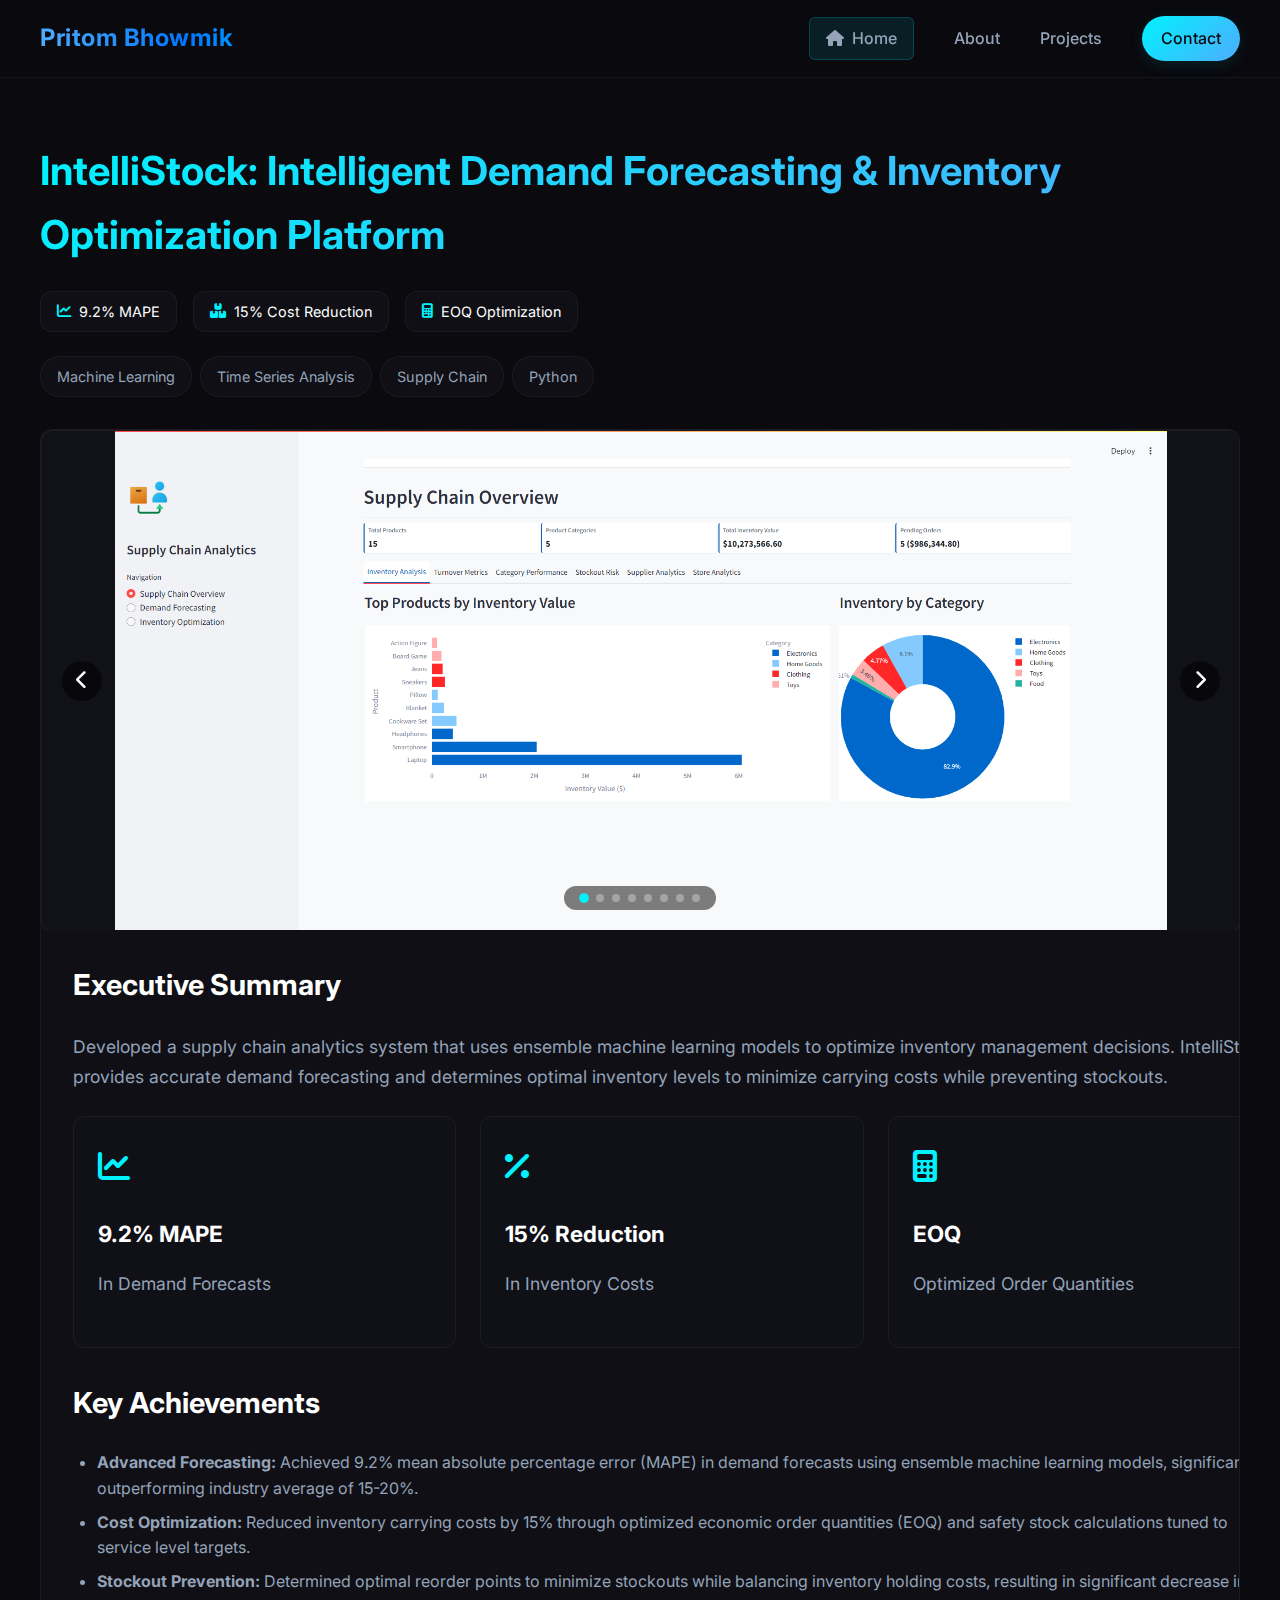
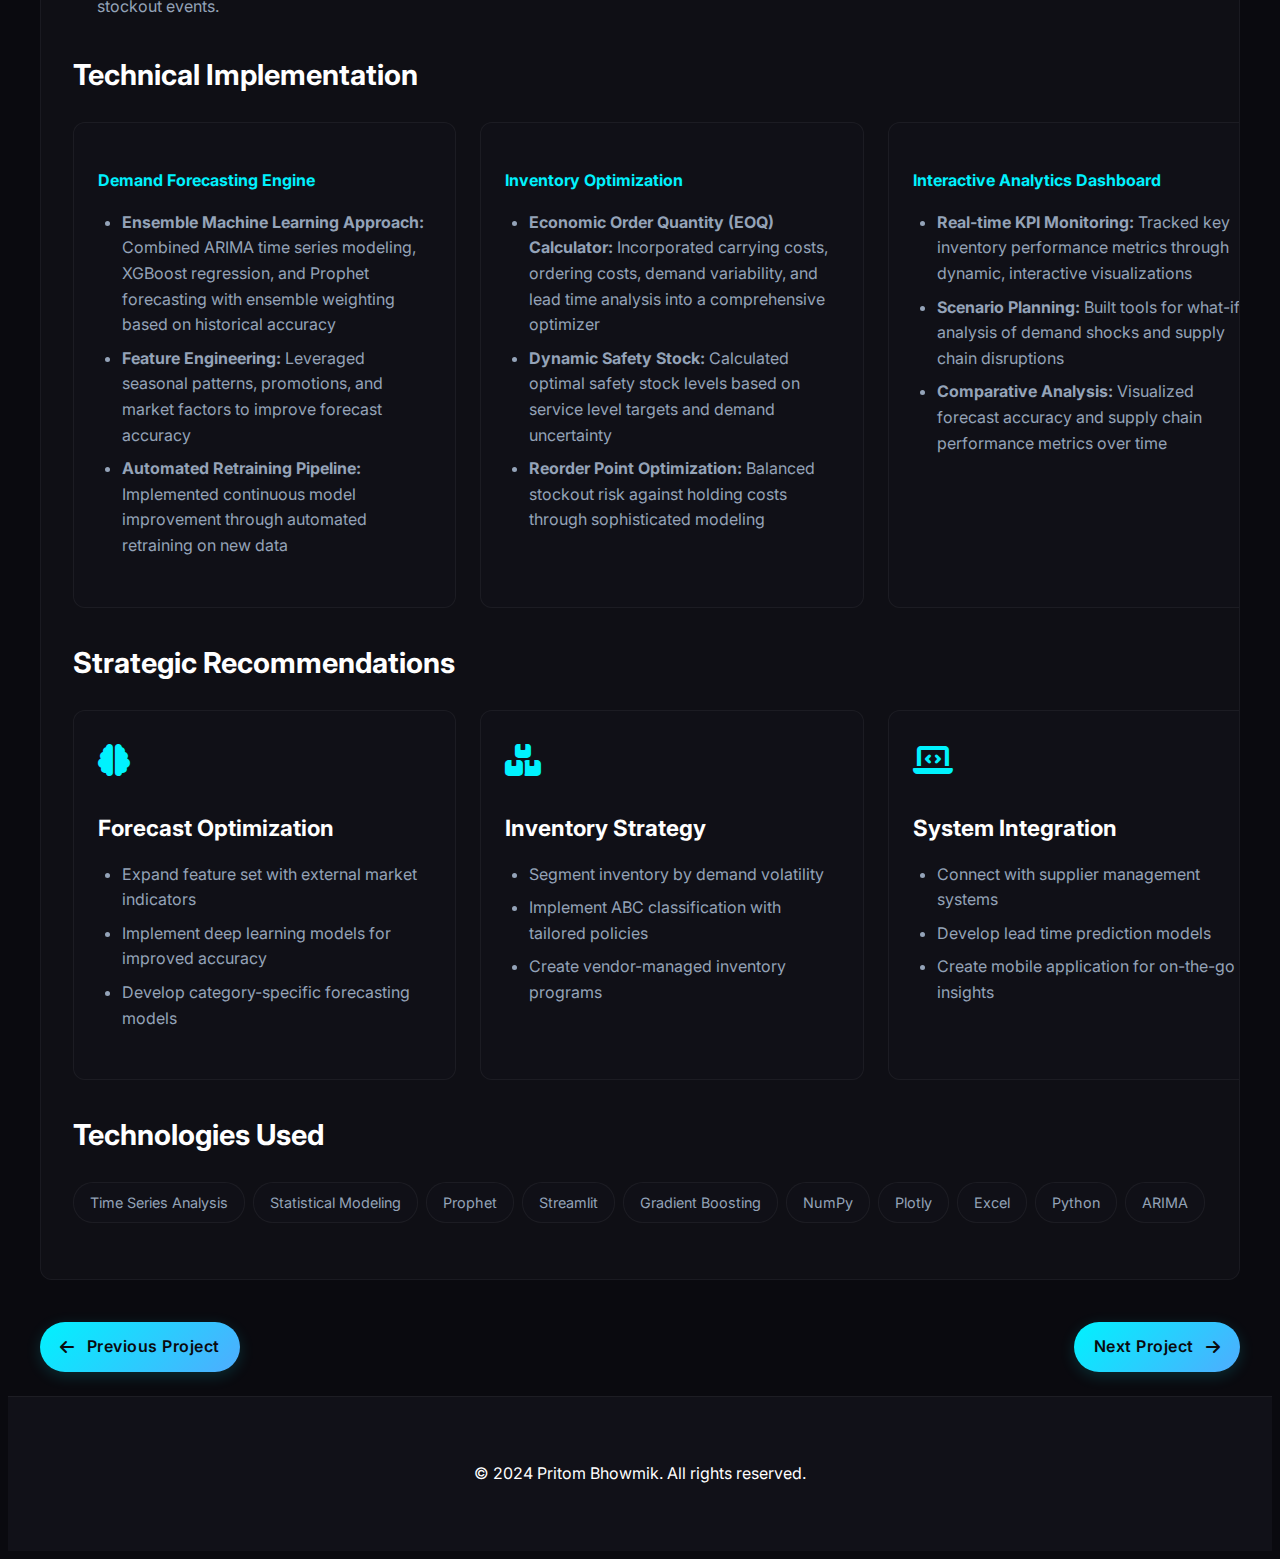
<file: project_three.html>
<!DOCTYPE html>
<html lang="en">
<head>
    <meta charset="UTF-8">
    <meta name="viewport" content="width=device-width, initial-scale=1.0">
    <title>IntelliStock: Intelligent Demand Forecasting & Inventory Optimization | Pritom Bhowmik</title>
    <link rel="stylesheet" href="project-styles.css">
    <link href="https://fonts.googleapis.com/css2?family=Inter:wght@400;500;600;700&display=swap" rel="stylesheet">
    <link rel="stylesheet" href="https://cdnjs.cloudflare.com/ajax/libs/font-awesome/6.5.1/css/all.min.css">
    <style>
        /* Add animation for the logo */
        @keyframes gradientAnimation {
            0% { background-position: 0% 50%; }
            50% { background-position: 100% 50%; }
            100% { background-position: 0% 50%; }
        }
        
        .animated-logo a {
            background: linear-gradient(270deg, #00f2fe, #4facfe, #00c4ff, #0077ff, #4facfe);
            background-size: 300% 300%;
            -webkit-background-clip: text;
            -webkit-text-fill-color: transparent;
            animation: gradientAnimation 8s ease infinite;
            font-weight: 700;
            letter-spacing: 0.5px;
            position: relative;
            display: inline-block;
            transition: transform 0.3s ease;
        }
        
        .animated-logo a:hover {
            transform: scale(1.05);
        }
        
        .animated-logo a::after {
            content: '';
            position: absolute;
            bottom: -5px;
            left: 0;
            width: 100%;
            height: 2px;
            background: linear-gradient(90deg, #00f2fe, #4facfe);
            transform: scaleX(0);
            transform-origin: right;
            transition: transform 0.3s ease;
        }
        
        .animated-logo a:hover::after {
            transform: scaleX(1);
            transform-origin: left;
        }
    </style>
</head>
<body>
    <nav class="navbar">
        <div class="nav-content">
            <div class="logo animated-logo">
                <a href="index.html">Pritom Bhowmik</a>
            </div>
            <button class="mobile-menu-btn">
                <i class="fas fa-bars"></i>
            </button>
            <div class="nav-links">
                <a href="index.html" class="home-btn"><i class="fas fa-home"></i> Home</a>
                <a href="index.html#about">About</a>
                <a href="index.html#projects">Projects</a>
                <a href="https://linkedin.com/in/bhowmikpritom" class="contact-btn" target="_blank" rel="noopener noreferrer">Contact</a>
            </div>
        </div>
    </nav>

    <main class="project-detail">
        <div class="container">
            <div class="project-header">
                <h1>IntelliStock: Intelligent Demand Forecasting & Inventory Optimization Platform</h1>
                <div class="project-meta">
                    <div class="project-stats">
                        <span class="stat"><i class="fas fa-chart-line"></i> 9.2% MAPE</span>
                        <span class="stat"><i class="fas fa-boxes"></i> 15% Cost Reduction</span>
                        <span class="stat"><i class="fas fa-calculator"></i> EOQ Optimization</span>
                    </div>
                    <div class="tech-tags">
                        <span class="tech-tag">Machine Learning</span>
                        <span class="tech-tag">Time Series Analysis</span>
                        <span class="tech-tag">Supply Chain</span>
                        <span class="tech-tag">Python</span>
                    </div>
                </div>
            </div>

            <div class="project-content">
                <div class="project-slider">
                    <div class="slider-container">
                        <button class="slider-button prev">
                            <i class="fas fa-chevron-left"></i>
                        </button>
                        <button class="slider-button next">
                            <i class="fas fa-chevron-right"></i>
                        </button>
                        <img src="assets/project3/1.png" alt="Healthcare Analytics Dashboard" class="slider-image active">
                        <img src="assets/project3/2.png" alt="Patient Risk Analysis" class="slider-image">
                        <img src="assets/project3/3.png" alt="Medical Imaging AI" class="slider-image">
                        <img src="assets/project3/4.png" alt="Treatment Recommendations" class="slider-image">
                        <img src="assets/project3/5.png" alt="Patient Monitoring" class="slider-image">
                        <img src="assets/project3/6.png" alt="Healthcare Metrics" class="slider-image">
                        <img src="assets/project3/7.png" alt="Clinical Decision Support" class="slider-image">
                        <img src="assets/project3/8.png" alt="Performance Analysis" class="slider-image">
                    </div>
                    <div class="slider-nav">
                        <div class="slider-dot active"></div>
                        <div class="slider-dot"></div>
                        <div class="slider-dot"></div>
                        <div class="slider-dot"></div>
                        <div class="slider-dot"></div>
                        <div class="slider-dot"></div>
                        <div class="slider-dot"></div>
                        <div class="slider-dot"></div>
                    </div>
                </div>

                <div class="project-description">
                    <h2>Executive Summary</h2>
                    <p>Developed a supply chain analytics system that uses ensemble machine learning models to optimize inventory management decisions. IntelliStock provides accurate demand forecasting and determines optimal inventory levels to minimize carrying costs while preventing stockouts.</p>

                    <div class="feature-grid">
                        <div class="feature-card">
                            <div class="feature-icon"><i class="fas fa-chart-line"></i></div>
                            <h3>9.2% MAPE</h3>
                            <p>In Demand Forecasts</p>
                        </div>
                        <div class="feature-card">
                            <div class="feature-icon"><i class="fas fa-percentage"></i></div>
                            <h3>15% Reduction</h3>
                            <p>In Inventory Costs</p>
                        </div>
                        <div class="feature-card">
                            <div class="feature-icon"><i class="fas fa-calculator"></i></div>
                            <h3>EOQ</h3>
                            <p>Optimized Order Quantities</p>
                        </div>
                    </div>

                    <h2>Key Achievements</h2>
                    <ul>
                        <li><strong>Advanced Forecasting:</strong> Achieved 9.2% mean absolute percentage error (MAPE) in demand forecasts using ensemble machine learning models, significantly outperforming industry average of 15-20%.</li>
                        <li><strong>Cost Optimization:</strong> Reduced inventory carrying costs by 15% through optimized economic order quantities (EOQ) and safety stock calculations tuned to service level targets.</li>
                        <li><strong>Stockout Prevention:</strong> Determined optimal reorder points to minimize stockouts while balancing inventory holding costs, resulting in significant decrease in stockout events.</li>
                    </ul>

                    <h2>Technical Implementation</h2>
                    <div class="tech-stack">
                        <div class="tech-category">
                            <h4>Demand Forecasting Engine</h4>
                            <ul>
                                <li><strong>Ensemble Machine Learning Approach:</strong> Combined ARIMA time series modeling, XGBoost regression, and Prophet forecasting with ensemble weighting based on historical accuracy</li>
                                <li><strong>Feature Engineering:</strong> Leveraged seasonal patterns, promotions, and market factors to improve forecast accuracy</li>
                                <li><strong>Automated Retraining Pipeline:</strong> Implemented continuous model improvement through automated retraining on new data</li>
                            </ul>
                        </div>
                        <div class="tech-category">
                            <h4>Inventory Optimization</h4>
                            <ul>
                                <li><strong>Economic Order Quantity (EOQ) Calculator:</strong> Incorporated carrying costs, ordering costs, demand variability, and lead time analysis into a comprehensive optimizer</li>
                                <li><strong>Dynamic Safety Stock:</strong> Calculated optimal safety stock levels based on service level targets and demand uncertainty</li>
                                <li><strong>Reorder Point Optimization:</strong> Balanced stockout risk against holding costs through sophisticated modeling</li>
                            </ul>
                        </div>
                        <div class="tech-category">
                            <h4>Interactive Analytics Dashboard</h4>
                            <ul>
                                <li><strong>Real-time KPI Monitoring:</strong> Tracked key inventory performance metrics through dynamic, interactive visualizations</li>
                                <li><strong>Scenario Planning:</strong> Built tools for what-if analysis of demand shocks and supply chain disruptions</li>
                                <li><strong>Comparative Analysis:</strong> Visualized forecast accuracy and supply chain performance metrics over time</li>
                            </ul>
                        </div>
                    </div>

                    <h2>Strategic Recommendations</h2>
                    <div class="feature-grid">
                        <div class="feature-card">
                            <div class="feature-icon"><i class="fas fa-brain"></i></div>
                            <h3>Forecast Optimization</h3>
                            <ul>
                                <li>Expand feature set with external market indicators</li>
                                <li>Implement deep learning models for improved accuracy</li>
                                <li>Develop category-specific forecasting models</li>
                            </ul>
                        </div>
                        <div class="feature-card">
                            <div class="feature-icon"><i class="fas fa-boxes"></i></div>
                            <h3>Inventory Strategy</h3>
                            <ul>
                                <li>Segment inventory by demand volatility</li>
                                <li>Implement ABC classification with tailored policies</li>
                                <li>Create vendor-managed inventory programs</li>
                            </ul>
                        </div>
                        <div class="feature-card">
                            <div class="feature-icon"><i class="fas fa-laptop-code"></i></div>
                            <h3>System Integration</h3>
                            <ul>
                                <li>Connect with supplier management systems</li>
                                <li>Develop lead time prediction models</li>
                                <li>Create mobile application for on-the-go insights</li>
                            </ul>
                        </div>
                    </div>

                    <h2>Technologies Used</h2>
                    <div class="tech-tags">
                        <span class="tech-tag">Time Series Analysis</span>
                        <span class="tech-tag">Statistical Modeling</span>
                        <span class="tech-tag">Prophet</span>
                        <span class="tech-tag">Streamlit</span>
                        <span class="tech-tag">Gradient Boosting</span>
                        <span class="tech-tag">NumPy</span>
                        <span class="tech-tag">Plotly</span>
                        <span class="tech-tag">Excel</span>
                        <span class="tech-tag">Python</span>
                        <span class="tech-tag">ARIMA</span>
                    </div>
                </div>
            </div>

            <div class="project-navigation">
                <a href="project_two.html" class="button">
                    <i class="fas fa-arrow-left"></i> Previous Project
                </a>
                <a href="project_four.html" class="button">
                    Next Project <i class="fas fa-arrow-right"></i>
                </a>
            </div>
        </div>
    </main>

    <footer>
        <div class="container">
            <p>&copy; 2024 Pritom Bhowmik. All rights reserved.</p>
        </div>
    </footer>

    <script>
        // Mobile menu functionality
        document.addEventListener('DOMContentLoaded', function() {
            const mobileMenuBtn = document.querySelector('.mobile-menu-btn');
            const navLinks = document.querySelector('.nav-links');
            
            if (mobileMenuBtn) {
                mobileMenuBtn.addEventListener('click', function() {
                    navLinks.classList.toggle('active');
                });
            }
            
            // Close mobile menu when clicking on a link
            const navItems = document.querySelectorAll('.nav-links a');
            navItems.forEach(item => {
                item.addEventListener('click', function() {
                    navLinks.classList.remove('active');
                });
            });
            
            // Close mobile menu when clicking outside
            document.addEventListener('click', function(e) {
                if (!e.target.closest('.navbar') && navLinks.classList.contains('active')) {
                    navLinks.classList.remove('active');
                }
            });
        });

        // Slider functionality
        document.addEventListener('DOMContentLoaded', function() {
            const images = document.querySelectorAll('.slider-image');
            const dots = document.querySelectorAll('.slider-dot');
            const prevButton = document.querySelector('.slider-button.prev');
            const nextButton = document.querySelector('.slider-button.next');
            let currentIndex = 0;
            const interval = 4000; // 4 seconds
            let slideInterval;

            function showImage(index) {
                images.forEach(img => img.classList.remove('active'));
                dots.forEach(dot => dot.classList.remove('active'));
                images[index].classList.add('active');
                dots[index].classList.add('active');
                currentIndex = index;
            }

            function nextImage() {
                currentIndex = (currentIndex + 1) % images.length;
                showImage(currentIndex);
            }

            function prevImage() {
                currentIndex = (currentIndex - 1 + images.length) % images.length;
                showImage(currentIndex);
            }

            function startSlideshow() {
                slideInterval = setInterval(nextImage, interval);
            }

            function stopSlideshow() {
                clearInterval(slideInterval);
            }

            // Event listeners for dots
            dots.forEach((dot, index) => {
                dot.addEventListener('click', () => {
                    showImage(index);
                    stopSlideshow();
                    startSlideshow();
                });
            });

            // Event listeners for buttons
            prevButton.addEventListener('click', () => {
                prevImage();
                stopSlideshow();
                startSlideshow();
            });

            nextButton.addEventListener('click', () => {
                nextImage();
                stopSlideshow();
                startSlideshow();
            });

            // Pause on hover
            const sliderContainer = document.querySelector('.slider-container');
            sliderContainer.addEventListener('mouseenter', stopSlideshow);
            sliderContainer.addEventListener('mouseleave', startSlideshow);

            // Start the slideshow
            startSlideshow();
        });
    </script>
</body>
</html>
</file>
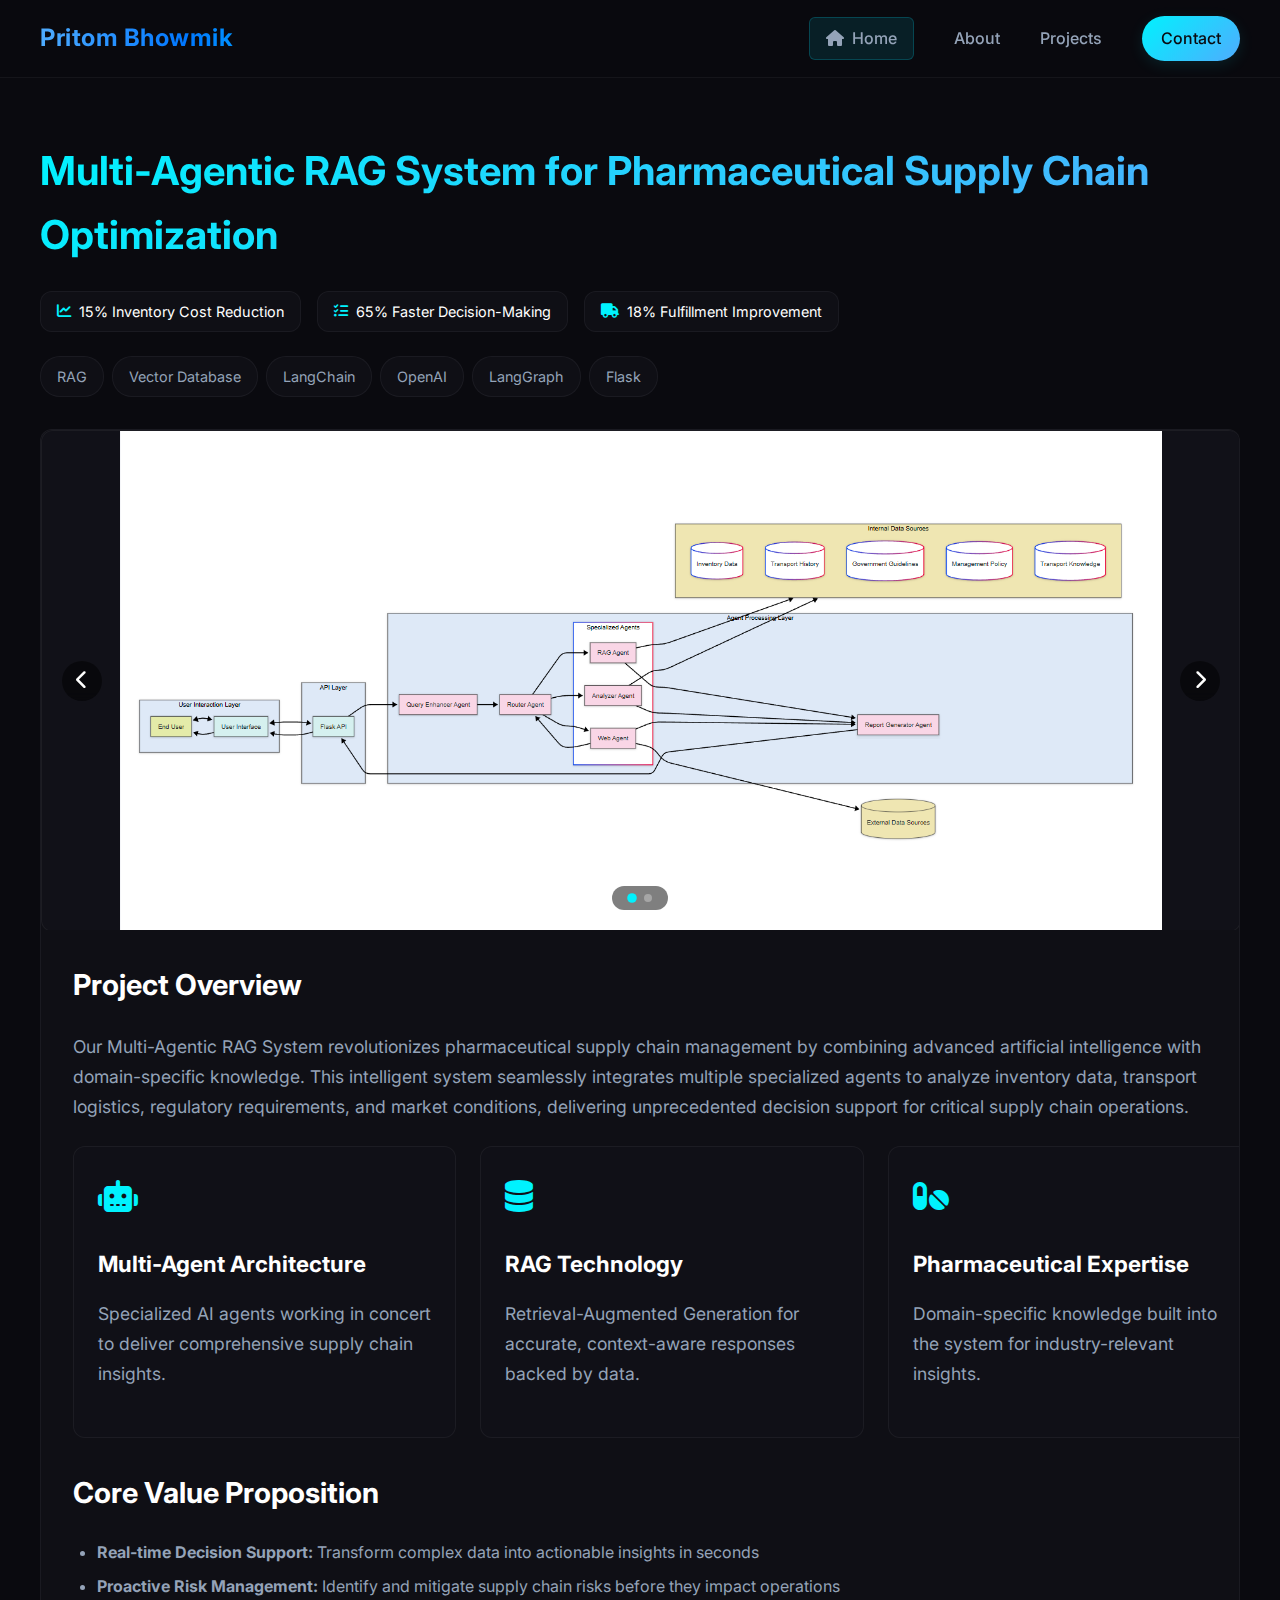
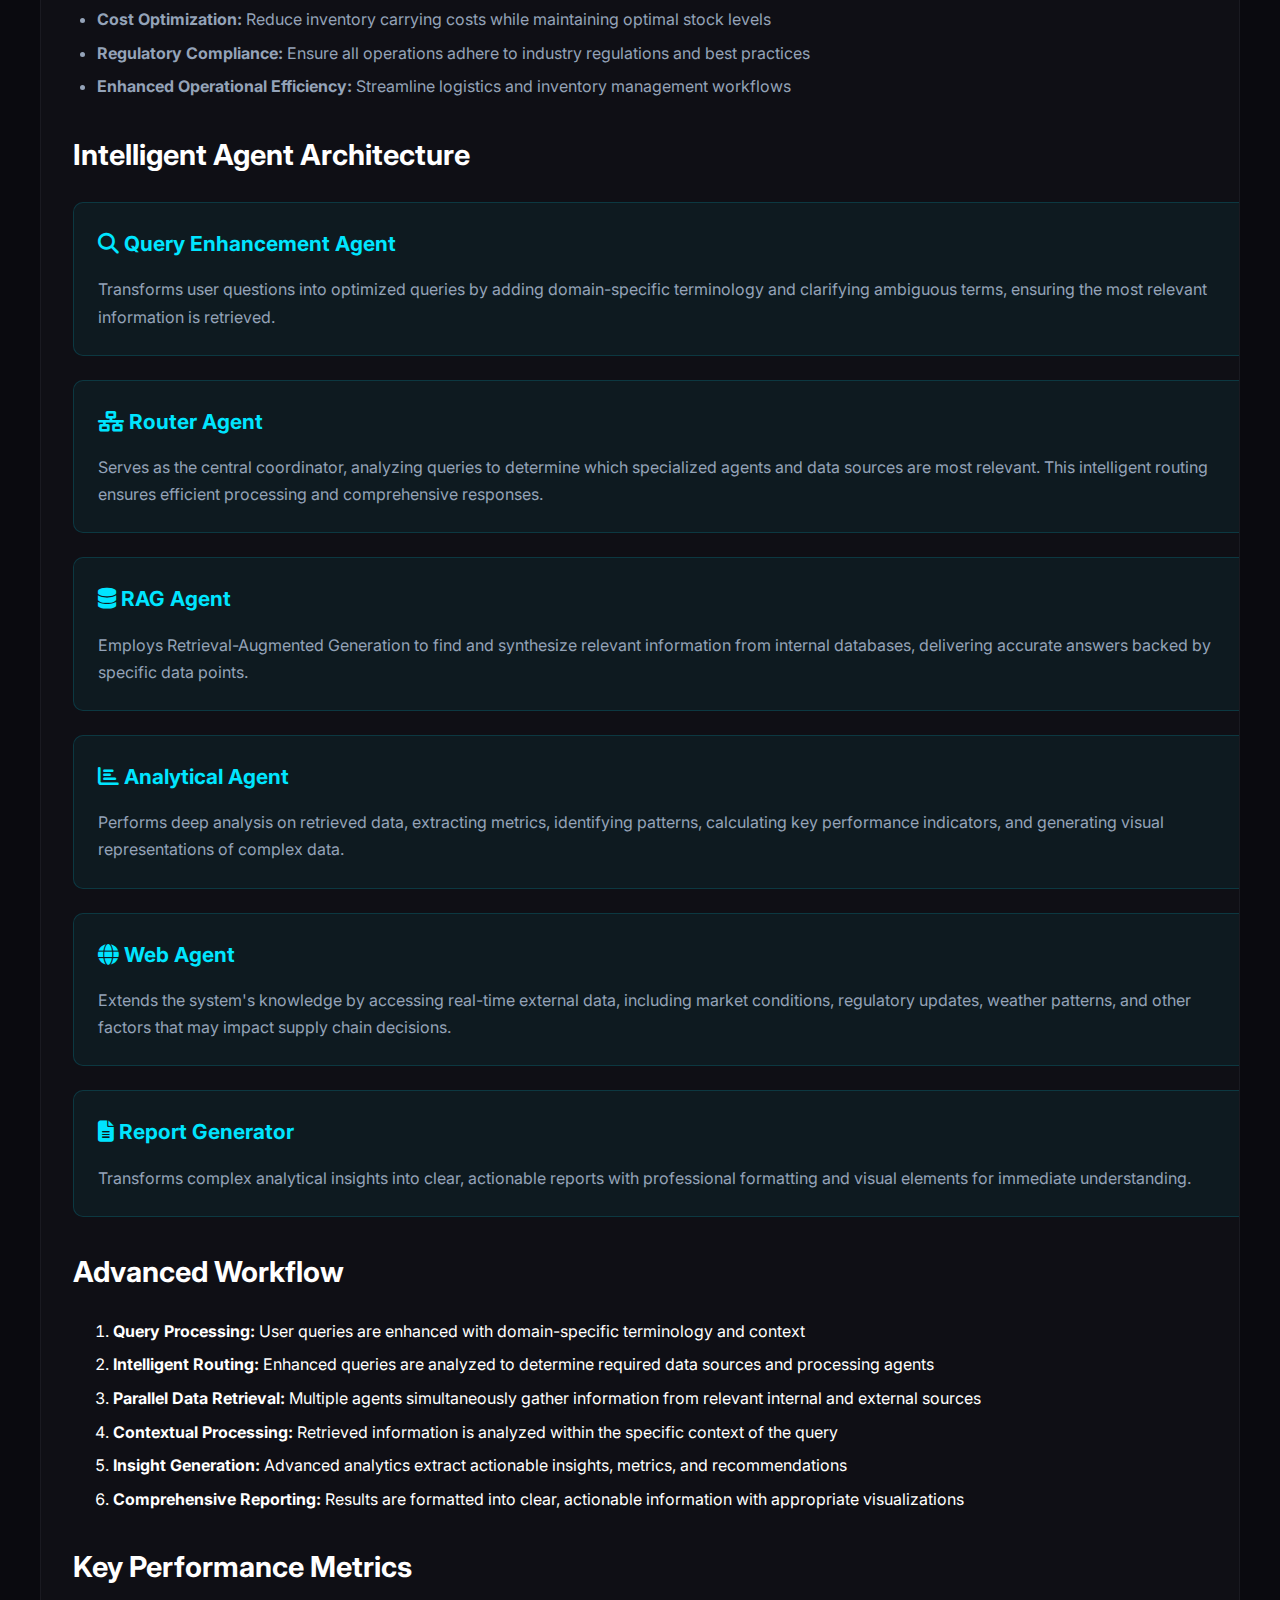
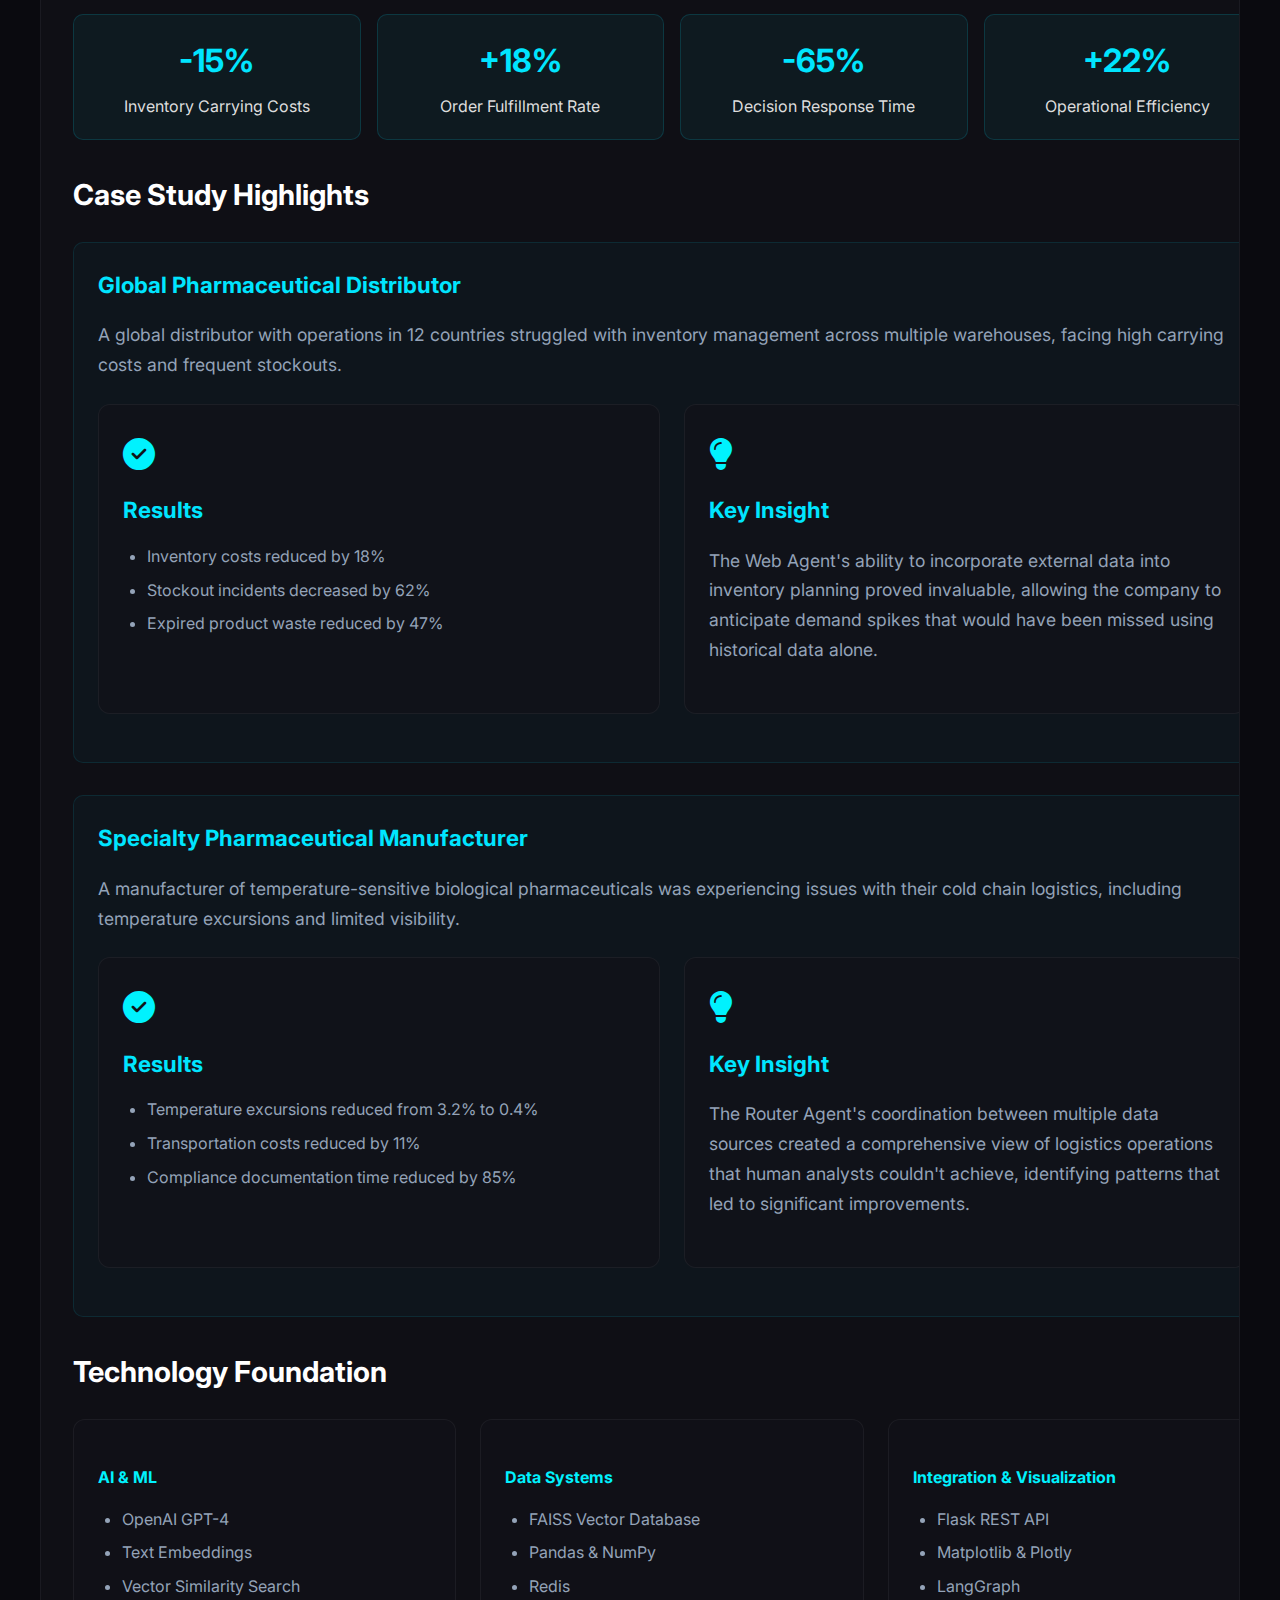
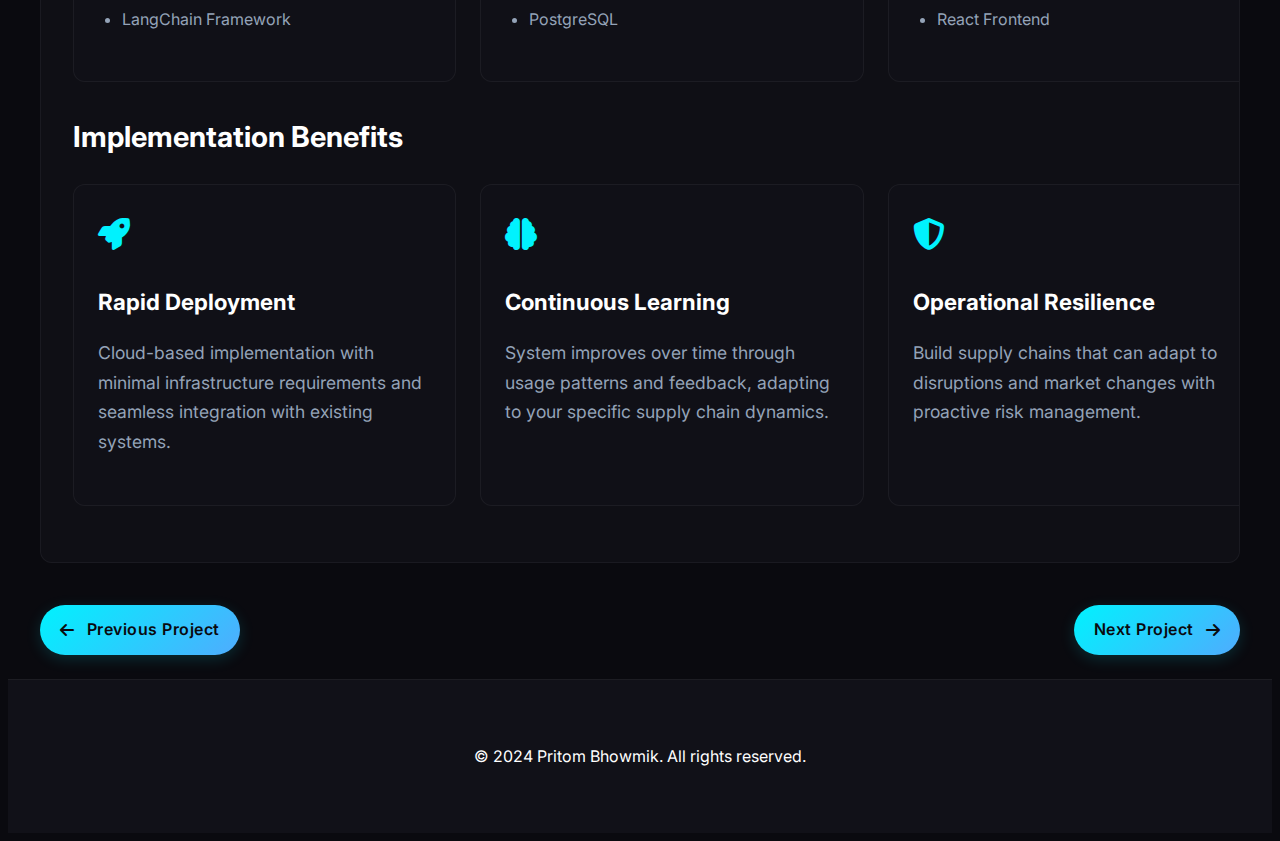
<file: project_two.html>
<!DOCTYPE html>
<html lang="en">
<head>
    <meta charset="UTF-8">
    <meta name="viewport" content="width=device-width, initial-scale=1.0">
    <title>Multi-Agentic RAG System for Pharmaceutical Supply Chain | Pritom Bhowmik</title>
    <link rel="stylesheet" href="project-styles.css">
    <link href="https://fonts.googleapis.com/css2?family=Inter:wght@400;500;600;700&display=swap" rel="stylesheet">
    <link rel="stylesheet" href="https://cdnjs.cloudflare.com/ajax/libs/font-awesome/6.5.1/css/all.min.css">
    <style>
        /* Add animation for the logo */
        @keyframes gradientAnimation {
            0% { background-position: 0% 50%; }
            50% { background-position: 100% 50%; }
            100% { background-position: 0% 50%; }
        }
        
        .animated-logo a {
            background: linear-gradient(270deg, #00f2fe, #4facfe, #00c4ff, #0077ff, #4facfe);
            background-size: 300% 300%;
            -webkit-background-clip: text;
            -webkit-text-fill-color: transparent;
            animation: gradientAnimation 8s ease infinite;
            font-weight: 700;
            letter-spacing: 0.5px;
            position: relative;
            display: inline-block;
            transition: transform 0.3s ease;
        }
        
        .animated-logo a:hover {
            transform: scale(1.05);
        }
        
        .animated-logo a::after {
            content: '';
            position: absolute;
            bottom: -5px;
            left: 0;
            width: 100%;
            height: 2px;
            background: linear-gradient(90deg, #00f2fe, #4facfe);
            transform: scaleX(0);
            transform-origin: right;
            transition: transform 0.3s ease;
        }
        
        .animated-logo a:hover::after {
            transform: scaleX(1);
            transform-origin: left;
        }
        
        .agent-card {
            background: rgba(0, 229, 255, 0.05);
            border: 1px solid rgba(0, 229, 255, 0.15);
            border-radius: 10px;
            padding: 1.5rem;
            margin-bottom: 1.5rem;
            transition: transform 0.3s ease, box-shadow 0.3s ease;
        }
        
        .agent-card:hover {
            transform: translateY(-5px);
            box-shadow: 0 10px 20px rgba(0, 0, 0, 0.2);
            background: rgba(0, 229, 255, 0.08);
        }
        
        .agent-card h3 {
            color: #00E5FF;
            margin-top: 0;
            margin-bottom: 1rem;
            font-size: 1.3rem;
        }
        
        .agent-card p {
            margin: 0;
            font-size: 1rem;
        }
        
        .metrics-grid {
            display: grid;
            grid-template-columns: repeat(auto-fit, minmax(240px, 1fr));
            gap: 1rem;
            margin: 1.5rem 0;
        }
        
        .metric-box {
            background: rgba(0, 229, 255, 0.05);
            border: 1px solid rgba(0, 229, 255, 0.15);
            border-radius: 10px;
            padding: 1.2rem;
            text-align: center;
            transition: transform 0.3s ease;
        }
        
        .metric-box:hover {
            transform: translateY(-3px);
            background: rgba(0, 229, 255, 0.08);
        }
        
        .metric-value {
            font-size: 2rem;
            font-weight: 700;
            color: #00E5FF;
            margin-bottom: 0.5rem;
        }
        
        .metric-label {
            font-size: 1rem;
            color: #ddd;
        }
        
        .case-study {
            margin-bottom: 2rem;
            padding: 1.5rem;
            background: rgba(0, 229, 255, 0.03);
            border: 1px solid rgba(0, 229, 255, 0.1);
            border-radius: 10px;
        }
        
        .case-study h3 {
            color: #00E5FF;
            margin-top: 0;
        }
    </style>
</head>
<body>
    <nav class="navbar">
        <div class="nav-content">
            <div class="logo animated-logo">
                <a href="index.html">Pritom Bhowmik</a>
            </div>
            <button class="mobile-menu-btn">
                <i class="fas fa-bars"></i>
            </button>
            <div class="nav-links">
                <a href="index.html" class="home-btn"><i class="fas fa-home"></i> Home</a>
                <a href="index.html#about">About</a>
                <a href="index.html#projects">Projects</a>
                <a href="https://linkedin.com/in/bhowmikpritom" class="contact-btn" target="_blank" rel="noopener noreferrer">Contact</a>
            </div>
        </div>
    </nav>

    <main class="project-detail">
        <div class="container">
            <div class="project-header">
                <h1>Multi-Agentic RAG System for Pharmaceutical Supply Chain Optimization</h1>
                <div class="project-meta">
                    <div class="project-stats">
                        <span class="stat"><i class="fas fa-chart-line"></i> 15% Inventory Cost Reduction</span>
                        <span class="stat"><i class="fas fa-tasks"></i> 65% Faster Decision-Making</span>
                        <span class="stat"><i class="fas fa-truck"></i> 18% Fulfillment Improvement</span>
                    </div>
                    <div class="tech-tags">
                        <span class="tech-tag">RAG</span>
                        <span class="tech-tag">Vector Database</span>
                        <span class="tech-tag">LangChain</span>
                        <span class="tech-tag">OpenAI</span>
                        <span class="tech-tag">LangGraph</span>
                        <span class="tech-tag">Flask</span>
                    </div>
                </div>
            </div>

            <div class="project-content">
                <div class="project-slider">
                    <div class="slider-container">
                        <button class="slider-button prev">
                            <i class="fas fa-chevron-left"></i>
                        </button>
                        <button class="slider-button next">
                            <i class="fas fa-chevron-right"></i>
                        </button>
                        <img src="assets/project2/1.png" alt="Pharmaceutical Supply Chain Dashboard" class="slider-image active">
                        <img src="assets/project2/project2.png" alt="Multi-Agent Architecture" class="slider-image">
                    </div>
                    <div class="slider-nav">
                        <div class="slider-dot active"></div>
                        <div class="slider-dot"></div>
                    </div>
                </div>

                <div class="project-description">
                    <h2>Project Overview</h2>
                    <p>Our Multi-Agentic RAG System revolutionizes pharmaceutical supply chain management by combining advanced artificial intelligence with domain-specific knowledge. This intelligent system seamlessly integrates multiple specialized agents to analyze inventory data, transport logistics, regulatory requirements, and market conditions, delivering unprecedented decision support for critical supply chain operations.</p>

                    <div class="feature-grid">
                        <div class="feature-card">
                            <div class="feature-icon"><i class="fas fa-robot"></i></div>
                            <h3>Multi-Agent Architecture</h3>
                            <p>Specialized AI agents working in concert to deliver comprehensive supply chain insights.</p>
                        </div>
                        <div class="feature-card">
                            <div class="feature-icon"><i class="fas fa-database"></i></div>
                            <h3>RAG Technology</h3>
                            <p>Retrieval-Augmented Generation for accurate, context-aware responses backed by data.</p>
                        </div>
                        <div class="feature-card">
                            <div class="feature-icon"><i class="fas fa-pills"></i></div>
                            <h3>Pharmaceutical Expertise</h3>
                            <p>Domain-specific knowledge built into the system for industry-relevant insights.</p>
                        </div>
                    </div>

                    <h2>Core Value Proposition</h2>
                    <ul>
                        <li><strong>Real-time Decision Support:</strong> Transform complex data into actionable insights in seconds</li>
                        <li><strong>Proactive Risk Management:</strong> Identify and mitigate supply chain risks before they impact operations</li>
                        <li><strong>Cost Optimization:</strong> Reduce inventory carrying costs while maintaining optimal stock levels</li>
                        <li><strong>Regulatory Compliance:</strong> Ensure all operations adhere to industry regulations and best practices</li>
                        <li><strong>Enhanced Operational Efficiency:</strong> Streamline logistics and inventory management workflows</li>
                    </ul>

                    <h2>Intelligent Agent Architecture</h2>
                    
                    <div class="agent-grid">
                        <div class="agent-card">
                            <h3><i class="fas fa-search"></i> Query Enhancement Agent</h3>
                            <p>Transforms user questions into optimized queries by adding domain-specific terminology and clarifying ambiguous terms, ensuring the most relevant information is retrieved.</p>
                        </div>
                        
                        <div class="agent-card">
                            <h3><i class="fas fa-network-wired"></i> Router Agent</h3>
                            <p>Serves as the central coordinator, analyzing queries to determine which specialized agents and data sources are most relevant. This intelligent routing ensures efficient processing and comprehensive responses.</p>
                        </div>
                        
                        <div class="agent-card">
                            <h3><i class="fas fa-database"></i> RAG Agent</h3>
                            <p>Employs Retrieval-Augmented Generation to find and synthesize relevant information from internal databases, delivering accurate answers backed by specific data points.</p>
                        </div>
                        
                        <div class="agent-card">
                            <h3><i class="fas fa-chart-bar"></i> Analytical Agent</h3>
                            <p>Performs deep analysis on retrieved data, extracting metrics, identifying patterns, calculating key performance indicators, and generating visual representations of complex data.</p>
                        </div>
                        
                        <div class="agent-card">
                            <h3><i class="fas fa-globe"></i> Web Agent</h3>
                            <p>Extends the system's knowledge by accessing real-time external data, including market conditions, regulatory updates, weather patterns, and other factors that may impact supply chain decisions.</p>
                        </div>
                        
                        <div class="agent-card">
                            <h3><i class="fas fa-file-alt"></i> Report Generator</h3>
                            <p>Transforms complex analytical insights into clear, actionable reports with professional formatting and visual elements for immediate understanding.</p>
                        </div>
                    </div>

                    <h2>Advanced Workflow</h2>
                    <ol>
                        <li><strong>Query Processing:</strong> User queries are enhanced with domain-specific terminology and context</li>
                        <li><strong>Intelligent Routing:</strong> Enhanced queries are analyzed to determine required data sources and processing agents</li>
                        <li><strong>Parallel Data Retrieval:</strong> Multiple agents simultaneously gather information from relevant internal and external sources</li>
                        <li><strong>Contextual Processing:</strong> Retrieved information is analyzed within the specific context of the query</li>
                        <li><strong>Insight Generation:</strong> Advanced analytics extract actionable insights, metrics, and recommendations</li>
                        <li><strong>Comprehensive Reporting:</strong> Results are formatted into clear, actionable information with appropriate visualizations</li>
                    </ol>

                    <h2>Key Performance Metrics</h2>
                    
                    <div class="metrics-grid">
                        <div class="metric-box">
                            <div class="metric-value">-15%</div>
                            <div class="metric-label">Inventory Carrying Costs</div>
                        </div>
                        <div class="metric-box">
                            <div class="metric-value">+18%</div>
                            <div class="metric-label">Order Fulfillment Rate</div>
                        </div>
                        <div class="metric-box">
                            <div class="metric-value">-65%</div>
                            <div class="metric-label">Decision Response Time</div>
                        </div>
                        <div class="metric-box">
                            <div class="metric-value">+22%</div>
                            <div class="metric-label">Operational Efficiency</div>
                        </div>
                    </div>

                    <h2>Case Study Highlights</h2>
                    
                    <div class="case-study">
                        <h3>Global Pharmaceutical Distributor</h3>
                        <p>A global distributor with operations in 12 countries struggled with inventory management across multiple warehouses, facing high carrying costs and frequent stockouts.</p>
                        <div class="feature-grid">
                            <div class="feature-card">
                                <div class="feature-icon"><i class="fas fa-check-circle"></i></div>
                                <h3>Results</h3>
                                <ul>
                                    <li>Inventory costs reduced by 18%</li>
                                    <li>Stockout incidents decreased by 62%</li>
                                    <li>Expired product waste reduced by 47%</li>
                                </ul>
                            </div>
                            <div class="feature-card">
                                <div class="feature-icon"><i class="fas fa-lightbulb"></i></div>
                                <h3>Key Insight</h3>
                                <p>The Web Agent's ability to incorporate external data into inventory planning proved invaluable, allowing the company to anticipate demand spikes that would have been missed using historical data alone.</p>
                            </div>
                        </div>
                    </div>
                    
                    <div class="case-study">
                        <h3>Specialty Pharmaceutical Manufacturer</h3>
                        <p>A manufacturer of temperature-sensitive biological pharmaceuticals was experiencing issues with their cold chain logistics, including temperature excursions and limited visibility.</p>
                        <div class="feature-grid">
                            <div class="feature-card">
                                <div class="feature-icon"><i class="fas fa-check-circle"></i></div>
                                <h3>Results</h3>
                                <ul>
                                    <li>Temperature excursions reduced from 3.2% to 0.4%</li>
                                    <li>Transportation costs reduced by 11%</li>
                                    <li>Compliance documentation time reduced by 85%</li>
                                </ul>
                            </div>
                            <div class="feature-card">
                                <div class="feature-icon"><i class="fas fa-lightbulb"></i></div>
                                <h3>Key Insight</h3>
                                <p>The Router Agent's coordination between multiple data sources created a comprehensive view of logistics operations that human analysts couldn't achieve, identifying patterns that led to significant improvements.</p>
                            </div>
                        </div>
                    </div>

                    <h2>Technology Foundation</h2>
                    <div class="tech-stack">
                        <div class="tech-category">
                            <h4>AI & ML</h4>
                            <ul>
                                <li>OpenAI GPT-4</li>
                                <li>Text Embeddings</li>
                                <li>Vector Similarity Search</li>
                                <li>LangChain Framework</li>
                            </ul>
                        </div>
                        <div class="tech-category">
                            <h4>Data Systems</h4>
                            <ul>
                                <li>FAISS Vector Database</li>
                                <li>Pandas & NumPy</li>
                                <li>Redis</li>
                                <li>PostgreSQL</li>
                            </ul>
                        </div>
                        <div class="tech-category">
                            <h4>Integration & Visualization</h4>
                            <ul>
                                <li>Flask REST API</li>
                                <li>Matplotlib & Plotly</li>
                                <li>LangGraph</li>
                                <li>React Frontend</li>
                            </ul>
                        </div>
                    </div>

                    <h2>Implementation Benefits</h2>
                    <div class="feature-grid">
                        <div class="feature-card">
                            <div class="feature-icon"><i class="fas fa-rocket"></i></div>
                            <h3>Rapid Deployment</h3>
                            <p>Cloud-based implementation with minimal infrastructure requirements and seamless integration with existing systems.</p>
                        </div>
                        <div class="feature-card">
                            <div class="feature-icon"><i class="fas fa-brain"></i></div>
                            <h3>Continuous Learning</h3>
                            <p>System improves over time through usage patterns and feedback, adapting to your specific supply chain dynamics.</p>
                        </div>
                        <div class="feature-card">
                            <div class="feature-icon"><i class="fas fa-shield-alt"></i></div>
                            <h3>Operational Resilience</h3>
                            <p>Build supply chains that can adapt to disruptions and market changes with proactive risk management.</p>
                        </div>
                    </div>
                </div>
            </div>

            <div class="project-navigation">
                <a href="project_one.html" class="button">
                    <i class="fas fa-arrow-left"></i> Previous Project
                </a>
                <a href="project_three.html" class="button">
                    Next Project <i class="fas fa-arrow-right"></i>
                </a>
            </div>
        </div>
    </main>

    <footer>
        <div class="container">
            <p>&copy; 2024 Pritom Bhowmik. All rights reserved.</p>
        </div>
    </footer>

    <script>
        // Mobile menu functionality
        document.addEventListener('DOMContentLoaded', function() {
            const mobileMenuBtn = document.querySelector('.mobile-menu-btn');
            const navLinks = document.querySelector('.nav-links');
            
            if (mobileMenuBtn) {
                mobileMenuBtn.addEventListener('click', function() {
                    navLinks.classList.toggle('active');
                });
            }
            
            // Close mobile menu when clicking on a link
            const navItems = document.querySelectorAll('.nav-links a');
            navItems.forEach(item => {
                item.addEventListener('click', function() {
                    navLinks.classList.remove('active');
                });
            });
            
            // Close mobile menu when clicking outside
            document.addEventListener('click', function(e) {
                if (!e.target.closest('.navbar') && navLinks.classList.contains('active')) {
                    navLinks.classList.remove('active');
                }
            });
        });

        // Slider functionality
        document.addEventListener('DOMContentLoaded', function() {
            const images = document.querySelectorAll('.slider-image');
            const dots = document.querySelectorAll('.slider-dot');
            const prevButton = document.querySelector('.slider-button.prev');
            const nextButton = document.querySelector('.slider-button.next');
            let currentIndex = 0;
            const interval = 4000; // 4 seconds
            let slideInterval;

            function showImage(index) {
                images.forEach(img => img.classList.remove('active'));
                dots.forEach(dot => dot.classList.remove('active'));
                images[index].classList.add('active');
                dots[index].classList.add('active');
                currentIndex = index;
            }

            function nextImage() {
                currentIndex = (currentIndex + 1) % images.length;
                showImage(currentIndex);
            }

            function prevImage() {
                currentIndex = (currentIndex - 1 + images.length) % images.length;
                showImage(currentIndex);
            }

            function startSlideshow() {
                slideInterval = setInterval(nextImage, interval);
            }

            function stopSlideshow() {
                clearInterval(slideInterval);
            }

            // Event listeners for dots
            dots.forEach((dot, index) => {
                dot.addEventListener('click', () => {
                    showImage(index);
                    stopSlideshow();
                    startSlideshow();
                });
            });

            // Event listeners for buttons
            prevButton.addEventListener('click', () => {
                prevImage();
                stopSlideshow();
                startSlideshow();
            });

            nextButton.addEventListener('click', () => {
                nextImage();
                stopSlideshow();
                startSlideshow();
            });

            // Pause on hover
            const sliderContainer = document.querySelector('.slider-container');
            sliderContainer.addEventListener('mouseenter', stopSlideshow);
            sliderContainer.addEventListener('mouseleave', startSlideshow);

            // Start the slideshow
            startSlideshow();
        });
    </script>
</body>
</html>
</file>
<file: style/main.css>
/* ===== CSS VARIABLES ===== */
:root {
  /* Light Mode Colors */
  --primary-color: #2563eb;
  --secondary-color: #3b82f6;
  --accent-color: #06b6d4;
  --text-primary: #0b0f1a; /* deeper neutral for better legibility */
  --text-secondary: #1f2937;
  --text-light: #374151;
  --bg-primary: #ffffff;
  --bg-secondary: #f9fafb;
  --bg-tertiary: #f3f4f6;
  --border-color: #e5e7eb;
  --shadow-light: rgba(0, 0, 0, 0.1);
  --shadow-medium: rgba(0, 0, 0, 0.15);
  --shadow-heavy: rgba(0, 0, 0, 0.25);
  /* Card surface opacity */
  --surface-alpha: 0.82;
  
  /* Typography */
  --font-family: 'Inter', -apple-system, BlinkMacSystemFont, 'Segoe UI', Roboto, sans-serif;
  --font-size-xs: 0.75rem;
  --font-size-sm: 0.875rem;
  --font-size-base: 1rem;
  --font-size-lg: 1.125rem;
  --font-size-xl: 1.25rem;
  --font-size-2xl: 1.5rem;
  --font-size-3xl: 1.875rem;
  --font-size-4xl: 2.25rem;
  --font-size-5xl: 3rem;
  
  /* Spacing */
  --spacing-xs: 0.25rem;
  --spacing-sm: 0.5rem;
  --spacing-md: 1rem;
  --spacing-lg: 1.5rem;
  --spacing-xl: 2rem;
  --spacing-2xl: 3rem;
  --spacing-3xl: 4rem;
  
  /* Border Radius */
  --radius-sm: 0.375rem;
  --radius-md: 0.5rem;
  --radius-lg: 0.75rem;
  --radius-xl: 1rem;
  --radius-2xl: 1.5rem;
  
  /* Transitions */
  --transition-fast: 0.15s ease-in-out;
  --transition-medium: 0.3s ease-in-out;
  --transition-slow: 0.5s ease-in-out;

  /* Ambient Gradient (light) */
  --grad-pink: 255, 182, 193;     /* light pink */
  --grad-lavender: 209, 196, 255; /* lavender */
  --grad-peach: 255, 225, 163;    /* peach */
  --grad-blue: 197, 228, 255;     /* light blue */
}

/* Dark Mode Variables */
[data-theme="dark"] {
  --text-primary: #f9fafb;
  --text-secondary: #d1d5db;
  --text-light: #9ca3af;
  --bg-primary: #111827;
  --bg-secondary: #1f2937;
  --bg-tertiary: #374151;
  --border-color: #374151;
  --shadow-light: rgba(0, 0, 0, 0.3);
  --shadow-medium: rgba(0, 0, 0, 0.4);
  --shadow-heavy: rgba(0, 0, 0, 0.6);
  --surface-alpha: 0.62;

  /* Ambient Gradient (dark) */
  --grad-pink: 255, 140, 169;     /* deeper pink */
  --grad-lavender: 140, 120, 255; /* deeper lavender */
  --grad-peach: 255, 190, 120;    /* warm amber */
  --grad-blue: 120, 170, 255;     /* azure */
}

/* ===== GLOBAL STYLES ===== */
* {
  margin: 0;
  padding: 0;
  box-sizing: border-box;
}

html {
  scroll-behavior: smooth;
  font-size: 16px;
}

body {
  font-family: var(--font-family);
  font-size: var(--font-size-base);
  line-height: 1.6;
  color: var(--text-primary);
  background-color: var(--bg-primary);
  transition: var(--transition-medium);
  cursor: auto;
  position: relative;
}

/* Pastel multi-radial gradient backdrop (ChatGPT-like) */
body::before {
  content: '';
  position: fixed;
  inset: 0;
  z-index: -1;
  background:
    radial-gradient(900px 600px at 15% 10%, rgba(var(--grad-pink), 0.50), transparent 60%),
    radial-gradient(800px 600px at 85% 15%, rgba(var(--grad-blue), 0.50), transparent 60%),
    radial-gradient(900px 700px at 50% 85%, rgba(var(--grad-peach), 0.55), transparent 60%),
    radial-gradient(800px 700px at 0% 70%, rgba(var(--grad-lavender), 0.50), transparent 60%);
  pointer-events: none;
  animation: backdropFloat 18s ease-in-out infinite alternate;
}

@keyframes backdropFloat {
  from { transform: translateY(0) scale(1); filter: saturate(100%); }
  to   { transform: translateY(-2%) scale(1.03); filter: saturate(105%); }
}

/* Keep default cursor on all devices */
@media (min-width: 768px) {
  * {
    cursor: auto !important;
  }
}

/* Custom Cursor - Disabled */
.cursor {
  display: none;
}

.cursor-follower {
  display: none;
}

/* Custom cursor hover effects */
.cursor.hover {
  transform: scale(1.5);
  background-color: var(--primary-color);
  opacity: 0.8;
}

/* Container */
.container {
  max-width: 1200px;
  margin: 0 auto;
  padding: 0 var(--spacing-lg);
}

/* Section Styling */
section {
  padding: var(--spacing-3xl) 0;
}

.section-header {
  text-align: center;
  margin-bottom: var(--spacing-3xl);
}

.section-title {
  font-size: var(--font-size-4xl);
  font-weight: 700;
  color: var(--text-primary);
  margin-bottom: var(--spacing-md);
  position: relative;
}

.section-title::after {
  content: '';
  position: absolute;
  bottom: -10px;
  left: 50%;
  transform: translateX(-50%);
  width: 60px;
  height: 4px;
  background: linear-gradient(90deg, var(--primary-color), var(--accent-color));
  border-radius: var(--radius-sm);
}

.section-subtitle {
  font-size: var(--font-size-lg);
  color: var(--text-light);
  max-width: 600px;
  margin: 0 auto;
}

/* ===== NAVIGATION ===== */
.navbar {
  position: fixed;
  top: 0;
  left: 0;
  right: 0;
  background: transparent;
  backdrop-filter: none;
  z-index: 1000;
  transition: var(--transition-medium);
  border-bottom: 1px solid transparent;
}

[data-theme="dark"] .navbar {
  background: transparent;
}

.nav-container {
  max-width: 1200px;
  margin: 0 auto;
  padding: 0 var(--spacing-lg);
  display: flex;
  justify-content: space-between;
  align-items: center;
  height: 70px;
  background: rgba(255, 255, 255, 0.35);
  -webkit-backdrop-filter: blur(8px);
  backdrop-filter: blur(8px);
  border: 1px solid rgba(255, 255, 255, 0.25);
  border-radius: 16px;
}

[data-theme="dark"] .nav-container {
  background: rgba(17, 24, 39, 0.30);
  border-color: rgba(255, 255, 255, 0.08);
}

.nav-logo h2 {
  font-size: var(--font-size-xl);
  font-weight: 600;
  color: var(--primary-color);
}

.nav-logo a {
  text-decoration: none;
}

.nav-menu {
  display: flex;
  align-items: center;
  gap: var(--spacing-xl);
}

.nav-link {
  text-decoration: none;
  color: var(--text-primary);
  font-weight: 500;
  transition: var(--transition-fast);
  position: relative;
}

.nav-link:hover,
.nav-link.active {
  color: var(--primary-color);
}

.nav-link::after {
  content: '';
  position: absolute;
  bottom: -5px;
  left: 0;
  width: 0;
  height: 2px;
  background-color: var(--primary-color);
  transition: var(--transition-fast);
}

.nav-link:hover::after,
.nav-link.active::after {
  width: 100%;
}

.dark-mode-toggle {
  background: none;
  border: 2px solid var(--border-color);
  color: var(--text-primary);
  padding: var(--spacing-sm);
  border-radius: var(--radius-md);
  transition: var(--transition-fast);
  font-size: var(--font-size-base);
}

.dark-mode-toggle:hover {
  background-color: var(--primary-color);
  color: white;
  border-color: var(--primary-color);
}

.hamburger {
  display: none;
  flex-direction: column;
  gap: 4px;
  cursor: pointer;
  padding: var(--spacing-sm);
  border: none;
  background: none;
  transition: var(--transition-medium);
}

.hamburger span {
  width: 25px;
  height: 3px;
  background-color: var(--text-primary);
  transition: var(--transition-fast);
  transform-origin: center;
}

.hamburger.active span:nth-child(1) {
  transform: rotate(45deg) translate(6px, 6px);
}

.hamburger.active span:nth-child(2) {
  opacity: 0;
}

.hamburger.active span:nth-child(3) {
  transform: rotate(-45deg) translate(6px, -6px);
}

/* ===== HERO SECTION ===== */
.hero {
  min-height: 100vh;
  display: flex;
  align-items: center;
  justify-content: center;
  position: relative;
  background: transparent;
  padding-top: 70px;
}

.hero-container {
  max-width: 1200px;
  margin: 0 auto;
  padding: 0 var(--spacing-lg);
}

.hero-content {
  display: grid;
  grid-template-columns: 1fr 1fr;
  gap: var(--spacing-3xl);
  align-items: center;
}

.hero-title {
  font-size: var(--font-size-5xl);
  font-weight: 700;
  margin-bottom: var(--spacing-lg);
  line-height: 1.2;
}

.highlight {
  background: linear-gradient(90deg, var(--primary-color), var(--accent-color));
  -webkit-background-clip: text;
  -webkit-text-fill-color: transparent;
  background-clip: text;
}

.hero-subtitle {
  font-size: var(--font-size-2xl);
  font-weight: 600;
  margin-bottom: var(--spacing-xl);
  color: var(--text-light);
  height: 40px;
  display: flex;
  align-items: center;
}

.static-title {
  background: linear-gradient(90deg, var(--primary-color), var(--accent-color));
  -webkit-background-clip: text;
  -webkit-text-fill-color: transparent;
  background-clip: text;
  font-weight: 600;
  text-align: center;
  font-size: var(--font-size-lg);
  line-height: 1.4;
}

.hero-description {
  font-size: var(--font-size-lg);
  color: var(--text-light);
  margin-bottom: var(--spacing-2xl);
  line-height: 1.7;
}

.hero-buttons {
  display: flex;
  gap: var(--spacing-lg);
  flex-wrap: wrap;
}

/* Hero Highlights Styling */
.hero-highlights {
  margin-bottom: var(--spacing-2xl);
}

.achievement-list {
  list-style: none;
  padding: 0;
  margin: 0;
  display: flex;
  flex-direction: column;
  gap: var(--spacing-lg);
}

.achievement-list li {
  display: flex;
  align-items: flex-start;
  gap: var(--spacing-md);
  font-size: var(--font-size-base);
  line-height: 1.6;
  color: var(--text-secondary);
  padding: 0;
  margin: 0;
}

.achievement-list li i,
.achievement-list li .emoji-icon {
  font-size: var(--font-size-sm);
  width: 16px;
}

.achievement-list li .emoji-icon {
  font-size: 1rem;
}

.achievement-list li strong {
  color: var(--text-primary);
  font-weight: 600;
}

.achievement-list li .highlight-content {
  flex: 1;
  display: flex;
  flex-direction: column;
  gap: 2px;
}

.achievement-list li .highlight-title {
  color: var(--text-primary);
  font-weight: 600;
  margin: 0;
  line-height: 1.4;
}

.achievement-list li .highlight-description {
  color: var(--text-light);
  font-weight: 400;
  margin: 0;
  line-height: 1.5;
}

.btn {
  display: inline-flex;
  align-items: center;
  gap: var(--spacing-sm);
  padding: var(--spacing-md) var(--spacing-xl);
  border-radius: var(--radius-lg);
  text-decoration: none;
  font-weight: 600;
  font-size: var(--font-size-base);
  transition: var(--transition-medium);
  border: 2px solid transparent;
}

.btn-primary {
  background: linear-gradient(90deg, var(--primary-color), var(--secondary-color));
  color: white;
}

.btn-primary:hover {
  transform: translateY(-2px);
  box-shadow: 0 10px 25px var(--shadow-medium);
}

.btn-secondary {
  background: transparent;
  color: var(--primary-color);
  border-color: var(--primary-color);
}

.btn-secondary:hover {
  background-color: var(--primary-color);
  color: white;
  transform: translateY(-2px);
}

.hero-image {
  display: flex;
  justify-content: center;
}

.image-container {
  position: relative;
  width: 350px;
  height: 350px;
  transition: var(--transition-medium);
}

.image-container:hover {
  filter: drop-shadow(0 0 20px rgba(37, 99, 235, 0.3));
}

.profile-img {
  width: 100%;
  height: 100%;
  object-fit: cover;
  border-radius: 50%;
  border: 5px solid var(--primary-color);
  box-shadow: 0 20px 40px var(--shadow-medium);
  transition: var(--transition-medium);
  animation: profilePulse 4s ease-in-out infinite;
}

.profile-img:hover {
  transform: scale(1.05);
  animation-play-state: paused;
}

.image-bg {
  position: absolute;
  top: -20px;
  left: -20px;
  right: -20px;
  bottom: -20px;
  background: linear-gradient(45deg, var(--primary-color), var(--accent-color));
  border-radius: 50%;
  z-index: -1;
  opacity: 0.1;
  animation: float 6s ease-in-out infinite, rotateGradient 8s linear infinite;
}

/* Add floating particles */
.image-container::before,
.image-container::after {
  content: '';
  position: absolute;
  width: 8px;
  height: 8px;
  background: var(--primary-color);
  border-radius: 50%;
  opacity: 0.6;
  animation: floatParticles 3s ease-in-out infinite;
}

.image-container::before {
  top: 20%;
  right: 10%;
  animation-delay: 0s;
  animation-duration: 4s;
}

.image-container::after {
  bottom: 20%;
  left: 15%;
  animation-delay: 2s;
  animation-duration: 5s;
  background: var(--accent-color);
}

@keyframes float {
  0%, 100% { transform: translateY(0px); }
  50% { transform: translateY(-20px); }
}

@keyframes profilePulse {
  0%, 100% { 
    box-shadow: 0 20px 40px var(--shadow-medium), 0 0 0 0 rgba(37, 99, 235, 0.4);
  }
  50% { 
    box-shadow: 0 25px 50px var(--shadow-heavy), 0 0 0 15px rgba(37, 99, 235, 0);
  }
}

@keyframes rotateGradient {
  0% { transform: translateY(0px) rotate(0deg); }
  25% { transform: translateY(-5px) rotate(90deg); }
  50% { transform: translateY(-20px) rotate(180deg); }
  75% { transform: translateY(-5px) rotate(270deg); }
  100% { transform: translateY(0px) rotate(360deg); }
}

@keyframes floatParticles {
  0%, 100% { 
    transform: translateY(0px) scale(1);
    opacity: 0.6;
  }
  25% { 
    transform: translateY(-15px) scale(1.2);
    opacity: 0.8;
  }
  50% { 
    transform: translateY(-30px) scale(0.8);
    opacity: 0.4;
  }
  75% { 
    transform: translateY(-15px) scale(1.1);
    opacity: 0.7;
  }
}

.scroll-indicator {
  position: absolute;
  bottom: 30px;
  left: 50%;
  transform: translateX(-50%);
}

.scroll-arrow {
  animation: bounce 2s infinite;
  color: var(--text-light);
  font-size: var(--font-size-xl);
}

@keyframes bounce {
  0%, 20%, 50%, 80%, 100% { transform: translateY(0); }
  40% { transform: translateY(-10px); }
  60% { transform: translateY(-5px); }
}

/* ===== PROJECTS SECTION ===== */
.projects-section {
  background: transparent;
  padding: var(--spacing-3xl) 0;
}

.project-filters {
  text-align: center;
  margin: var(--spacing-2xl) 0;
}

.filter-container h3 {
  font-size: var(--font-size-xl);
  margin-bottom: var(--spacing-lg);
  color: var(--text-primary);
}

.filter-buttons {
  display: flex;
  justify-content: center;
  gap: var(--spacing-md);
  flex-wrap: wrap;
}

.filter-btn {
  padding: var(--spacing-sm) var(--spacing-lg);
  background: var(--bg-primary);
  border: 2px solid var(--border-color);
  border-radius: var(--radius-lg);
  color: var(--text-primary);
  font-weight: 500;
  transition: var(--transition-fast);
}

.filter-btn:hover,
.filter-btn.active {
  background: var(--primary-color);
  color: white;
  border-color: var(--primary-color);
}

.projects-grid {
  display: grid;
  grid-template-columns: repeat(auto-fit, minmax(450px, 1fr));
  gap: var(--spacing-2xl);
  margin-top: var(--spacing-2xl);
}

.project-card {
  background: rgba(255, 255, 255, var(--surface-alpha));
  border-radius: var(--radius-xl);
  overflow: hidden;
  box-shadow: 0 10px 30px var(--shadow-light);
  transition: var(--transition-medium);
  max-width: 600px;
  margin: 0 auto;
}

[data-theme="dark"] .project-card {
  background: rgba(17, 24, 39, var(--surface-alpha));
}

/* Optional glassmorphism where supported */
@supports (backdrop-filter: blur(10px)) or (-webkit-backdrop-filter: blur(10px)) {
  .project-card,
  .about-card,
  .skill-category,
  .contact-item {
    background: rgba(255, 255, 255, 0.74);
    -webkit-backdrop-filter: blur(10px);
    backdrop-filter: blur(10px);
    border: 1px solid rgba(0, 0, 0, 0.06);
  }

  [data-theme="dark"] .project-card,
  [data-theme="dark"] .about-card,
  [data-theme="dark"] .skill-category,
  [data-theme="dark"] .contact-item {
    background: rgba(17, 24, 39, 0.58);
    border-color: rgba(255, 255, 255, 0.06);
  }
}

.project-card:hover {
  transform: translateY(-10px);
  box-shadow: 0 25px 50px var(--shadow-medium);
}

/* ===== PROJECT IMAGE CAROUSEL ===== */
.project-image-carousel {
  position: relative;
  height: 350px;
  overflow: hidden;
}

.carousel-container {
  position: relative;
  width: 100%;
  height: 100%;
}

.carousel-image {
  position: absolute;
  top: 0;
  left: 0;
  width: 100%;
  height: 100%;
  object-fit: contain;
  object-position: center;
  background: var(--bg-secondary);
  opacity: 0;
  transition: var(--transition-medium);
}

.carousel-image.active {
  opacity: 1;
}

.carousel-indicators {
  position: absolute;
  bottom: 15px;
  left: 50%;
  transform: translateX(-50%);
  display: flex;
  gap: var(--spacing-sm);
  z-index: 2;
}

.indicator {
  width: 12px;
  height: 12px;
  border-radius: 50%;
  background: rgba(255, 255, 255, 0.5);
  cursor: pointer;
  transition: var(--transition-fast);
}

.indicator.active {
  background: var(--primary-color);
  transform: scale(1.2);
}

.indicator:hover {
  background: rgba(255, 255, 255, 0.8);
}

.project-overlay {
  position: absolute;
  left: 0;
  right: 0;
  bottom: 0;
  height: 80px;
  background: linear-gradient(to top, rgba(37, 99, 235, 0.95), rgba(37, 99, 235, 0.3), transparent);
  display: flex;
  align-items: center;
  justify-content: center;
  opacity: 0;
  transition: var(--transition-medium);
  z-index: 3;
  backdrop-filter: blur(8px);
}

.project-card:hover .project-overlay {
  opacity: 1;
}

.project-links {
  display: flex;
  gap: var(--spacing-md);
  align-items: center;
  width: 100%;
  justify-content: center;
  padding: 0 var(--spacing-md);
}

.project-link {
  padding: var(--spacing-sm) var(--spacing-lg);
  background: white;
  border-radius: var(--radius-lg);
  display: flex;
  align-items: center;
  justify-content: center;
  gap: var(--spacing-sm);
  color: var(--primary-color);
  text-decoration: none;
  transition: var(--transition-fast);
  font-weight: 600;
  font-size: var(--font-size-sm);
  white-space: nowrap;
  box-shadow: 0 4px 12px rgba(0, 0, 0, 0.15);
}

.project-link:hover {
  transform: translateY(-2px);
  background: var(--primary-color);
  color: white;
  box-shadow: 0 6px 20px rgba(37, 99, 235, 0.3);
}

.project-link i {
  font-size: var(--font-size-sm);
}

.project-content {
  padding: var(--spacing-xl);
}

.project-title {
  font-size: var(--font-size-xl);
  font-weight: 600;
  margin-bottom: var(--spacing-md);
  color: var(--text-primary);
}

.project-description {
  color: var(--text-light);
  line-height: 1.6;
  margin-bottom: var(--spacing-lg);
}

.project-tech {
  display: flex;
  flex-wrap: wrap;
  gap: var(--spacing-sm);
  margin-bottom: var(--spacing-lg);
}

.tech-tag {
  background: var(--bg-tertiary);
  color: var(--text-primary);
  padding: var(--spacing-xs) var(--spacing-sm);
  border-radius: var(--radius-sm);
  font-size: var(--font-size-xs);
  font-weight: 500;
}

.project-tags {
  display: flex;
  gap: var(--spacing-sm);
}

/* Category Tags */
.category-tag {
  padding: var(--spacing-xs) var(--spacing-sm);
  border-radius: var(--radius-sm);
  font-size: var(--font-size-xs);
  font-weight: 500;
  text-transform: uppercase;
  letter-spacing: 0.05em;
}

.category-tag.data-analytics {
  background-color: #dbeafe;
  color: #1e40af;
}

[data-theme="dark"] .category-tag.data-analytics {
  background-color: #1e3a8a;
  color: #93c5fd;
}

.category-tag.power-bi {
  background-color: #fed7aa;
  color: #c2410c;
}

[data-theme="dark"] .category-tag.power-bi {
  background-color: #c2410c;
  color: #fed7aa;
}

.category-tag.statistical-analysis {
  background-color: #dcfce7;
  color: #166534;
}

[data-theme="dark"] .category-tag.statistical-analysis {
  background-color: #166534;
  color: #bbf7d0;
}

.category-tag.ai {
  background-color: #e0e7ff;
  color: #4338ca;
}

[data-theme="dark"] .category-tag.ai {
  background-color: #4338ca;
  color: #c7d2fe;
}

.category-tag.healthcare {
  background-color: #fce7f3;
  color: #be185d;
}

[data-theme="dark"] .category-tag.healthcare {
  background-color: #be185d;
  color: #fbcfe8;
}

.category-tag.supply-chain {
  background-color: #ecfdf5;
  color: #059669;
}

[data-theme="dark"] .category-tag.supply-chain {
  background-color: #059669;
  color: #a7f3d0;
}

.category-tag.agile {
  background-color: #fef3c7;
  color: #d97706;
}

[data-theme="dark"] .category-tag.agile {
  background-color: #d97706;
  color: #fef3c7;
}

.category-tag.business-analysis {
  background-color: #f3e8ff;
  color: #7c3aed;
}

[data-theme="dark"] .category-tag.business-analysis {
  background-color: #7c3aed;
  color: #e9d5ff;
}

.category-tag.it-project {
  background-color: #e0f2fe;
  color: #0369a1;
}

[data-theme="dark"] .category-tag.it-project {
  background-color: #0369a1;
  color: #bae6fd;
}

/* ===== ABOUT SECTION ===== */
.about {
  background: transparent;
}

.about-content {
  display: grid;
  grid-template-columns: repeat(auto-fit, minmax(400px, 1fr));
  gap: var(--spacing-2xl);
}

.about-card {
  background: rgba(255, 255, 255, var(--surface-alpha));
  padding: var(--spacing-2xl);
  border-radius: var(--radius-xl);
  box-shadow: 0 10px 30px var(--shadow-light);
  transition: var(--transition-medium);
  position: relative;
  overflow: hidden;
}

[data-theme="dark"] .about-card {
  background: rgba(17, 24, 39, var(--surface-alpha));
}

.about-card::before {
  content: '';
  position: absolute;
  top: 0;
  left: 0;
  right: 0;
  height: 4px;
  background: linear-gradient(90deg, var(--primary-color), var(--accent-color));
}

.about-card:hover {
  transform: translateY(-5px);
  box-shadow: 0 20px 40px var(--shadow-medium);
}

.card-icon {
  width: 60px;
  height: 60px;
  background: linear-gradient(135deg, var(--primary-color), var(--accent-color));
  border-radius: var(--radius-lg);
  display: flex;
  align-items: center;
  justify-content: center;
  margin-bottom: var(--spacing-lg);
}

.card-icon i {
  font-size: var(--font-size-xl);
  color: white;
}

.about-card h3 {
  font-size: var(--font-size-2xl);
  font-weight: 600;
  margin-bottom: var(--spacing-md);
  color: var(--text-primary);
}

.about-card p {
  color: var(--text-light);
  line-height: 1.7;
  margin-bottom: var(--spacing-lg);
}

.skills-tags {
  display: flex;
  flex-wrap: wrap;
  gap: var(--spacing-sm);
}

.tag {
  background: var(--bg-tertiary);
  color: var(--text-primary);
  padding: var(--spacing-xs) var(--spacing-md);
  border-radius: var(--radius-sm);
  font-size: var(--font-size-sm);
  font-weight: 500;
}

/* ===== SKILLS SECTION ===== */
.skills {
  background: transparent;
}

.skills-grid {
  display: grid;
  grid-template-columns: repeat(auto-fit, minmax(350px, 1fr));
  gap: var(--spacing-2xl);
}

.skill-category {
  background: rgba(255, 255, 255, var(--surface-alpha));
  padding: var(--spacing-2xl);
  border-radius: var(--radius-xl);
  box-shadow: 0 10px 30px var(--shadow-light);
  transition: var(--transition-medium);
}

[data-theme="dark"] .skill-category {
  background: rgba(17, 24, 39, var(--surface-alpha));
}

.skill-category:hover {
  transform: translateY(-5px);
  box-shadow: 0 20px 40px var(--shadow-medium);
}

.skill-category h3 {
  font-size: var(--font-size-xl);
  font-weight: 600;
  margin-bottom: var(--spacing-lg);
  color: var(--text-primary);
  text-align: center;
}

.skill-items {
  display: grid;
  grid-template-columns: repeat(auto-fit, minmax(140px, 1fr));
  gap: var(--spacing-lg);
}

.skill-item {
  display: flex;
  flex-direction: column;
  align-items: center;
  gap: var(--spacing-sm);
  padding: var(--spacing-lg);
  background: rgba(255, 255, 255, calc(var(--surface-alpha) + 0.06));
  border-radius: var(--radius-lg);
  transition: var(--transition-medium);
}

[data-theme="dark"] .skill-item {
  background: rgba(17, 24, 39, calc(var(--surface-alpha) + 0.06));
}

.skill-item:hover {
  background: var(--primary-color);
  color: white;
  transform: translateY(-3px);
}

.skill-item i {
  font-size: var(--font-size-2xl);
  color: var(--primary-color);
  transition: var(--transition-fast);
}

.skill-item:hover i {
  color: white;
  transform: scale(1.1);
}

.skill-item span {
  font-weight: 500;
  text-align: center;
  font-size: var(--font-size-sm);
}

/* ===== CONTACT SECTION ===== */
.contact {
  background: transparent;
}

.contact-content {
  max-width: 600px;
  margin: 0 auto;
}

.contact-info {
  display: flex;
  flex-direction: column;
  gap: var(--spacing-lg);
}

.contact-item {
  display: flex;
  align-items: center;
  gap: var(--spacing-lg);
  padding: var(--spacing-lg);
  background: rgba(255, 255, 255, var(--surface-alpha));
  border-radius: var(--radius-lg);
  box-shadow: 0 5px 15px var(--shadow-light);
  transition: var(--transition-medium);
}

[data-theme="dark"] .contact-item {
  background: rgba(17, 24, 39, var(--surface-alpha));
}

.contact-item:hover {
  transform: translateX(10px);
  box-shadow: 0 10px 25px var(--shadow-medium);
}

.contact-item i {
  font-size: var(--font-size-xl);
  color: var(--primary-color);
  width: 30px;
}

.contact-item span,
.contact-item a {
  font-size: var(--font-size-lg);
  color: var(--text-primary);
  text-decoration: none;
  font-weight: 500;
}

.contact-item a:hover {
  color: var(--primary-color);
}

/* ===== PROJECTS PAGE (LEGACY STYLES) ===== */
.projects-hero {
  padding: calc(70px + var(--spacing-3xl)) 0 var(--spacing-2xl) 0;
  background: transparent;
  text-align: center;
}

.projects-title {
  font-size: var(--font-size-4xl);
  font-weight: 700;
  margin-bottom: var(--spacing-lg);
  color: var(--text-primary);
}

.projects-subtitle {
  font-size: var(--font-size-lg);
  color: var(--text-light);
  max-width: 800px;
  margin: 0 auto;
  line-height: 1.7;
}

/* Back to Top Button */
.back-to-top {
  position: fixed;
  bottom: 30px;
  right: 30px;
  width: 50px;
  height: 50px;
  background: var(--primary-color);
  color: white;
  border: none;
  border-radius: 50%;
  display: flex;
  align-items: center;
  justify-content: center;
  opacity: 0;
  visibility: hidden;
  transition: var(--transition-medium);
  z-index: 1000;
}

.back-to-top.show {
  opacity: 1;
  visibility: visible;
}

.back-to-top:hover {
  background: var(--secondary-color);
  transform: translateY(-3px);
}

/* ===== FOOTER ===== */
.footer {
  background: var(--bg-tertiary);
  padding: var(--spacing-2xl) 0;
  border-top: 1px solid var(--border-color);
}

.footer-content {
  display: flex;
  justify-content: space-between;
  align-items: center;
  flex-wrap: wrap;
  gap: var(--spacing-lg);
}

.footer-content p {
  color: var(--text-light);
}

.social-links {
  display: flex;
  gap: var(--spacing-lg);
}

.social-links a {
  width: 40px;
  height: 40px;
  background: var(--bg-primary);
  border-radius: 50%;
  display: flex;
  align-items: center;
  justify-content: center;
  color: var(--text-primary);
  text-decoration: none;
  transition: var(--transition-fast);
  box-shadow: 0 3px 10px var(--shadow-light);
}

.social-links a:hover {
  background: var(--primary-color);
  color: white;
  transform: translateY(-3px);
}

/* ===== ANIMATIONS ===== */
@keyframes fadeInUp {
  from {
    opacity: 0;
    transform: translateY(30px);
  }
  to {
    opacity: 1;
    transform: translateY(0);
  }
}

@keyframes fadeInLeft {
  from {
    opacity: 0;
    transform: translateX(-30px);
  }
  to {
    opacity: 1;
    transform: translateX(0);
  }
}

@keyframes fadeInRight {
  from {
    opacity: 0;
    transform: translateX(30px);
  }
  to {
    opacity: 1;
    transform: translateX(0);
  }
}

.fade-in-up {
  animation: fadeInUp 0.6s ease-out forwards;
}

.fade-in-left {
  animation: fadeInLeft 0.6s ease-out forwards;
}

.fade-in-right {
  animation: fadeInRight 0.6s ease-out forwards;
}

/* ===== RESPONSIVE DESIGN ===== */
@media (max-width: 1024px) {
  .hero-content {
    grid-template-columns: 1fr;
    text-align: center;
    gap: var(--spacing-2xl);
  }
  
  .hero-image {
    order: -1;
  }
  
  .image-container {
    width: 280px;
    height: 280px;
  }
  
  .about-content {
    grid-template-columns: 1fr;
  }
  
  .skills-grid {
    grid-template-columns: 1fr;
  }
  
  .projects-grid {
    grid-template-columns: repeat(auto-fit, minmax(400px, 1fr));
  }
  
  .project-card {
    max-width: 500px;
  }
}

@media (max-width: 768px) {
  .nav-menu {
    position: fixed;
    top: 70px;
    left: -100%;
    width: 100%;
    height: calc(100vh - 70px);
    background: rgba(255, 255, 255, 0.75);
    -webkit-backdrop-filter: blur(10px);
    backdrop-filter: blur(10px);
    border-top: 1px solid rgba(0, 0, 0, 0.06);
    flex-direction: column;
    justify-content: flex-start;
    align-items: center;
    gap: var(--spacing-2xl);
    padding: var(--spacing-3xl) var(--spacing-lg);
    transition: var(--transition-medium);
    box-shadow: 0 5px 15px var(--shadow-light);
  }
  
  .nav-menu.active {
    left: 0;
  }

  [data-theme="dark"] .nav-menu {
    background: rgba(17, 24, 39, 0.72);
    border-top-color: rgba(255, 255, 255, 0.08);
  }
  
  .nav-link {
    font-size: var(--font-size-lg);
    padding: var(--spacing-md);
    width: 100%;
    text-align: center;
    border-bottom: 1px solid var(--border-color);
  }
  
  .dark-mode-toggle {
    margin-top: var(--spacing-lg);
  }
  
  .hamburger {
    display: flex;
  }
  
  .hero-title {
    font-size: var(--font-size-3xl);
  }
  
  .hero-subtitle {
    font-size: var(--font-size-xl);
  }
  
  .section-title {
    font-size: var(--font-size-3xl);
  }
  
  .hero-buttons {
    flex-direction: column;
    align-items: center;
  }
  
  .achievement-list li {
    margin-bottom: var(--spacing-sm);
    font-size: var(--font-size-xs);
    gap: var(--spacing-sm);
  }
  
  .achievement-list li i {
    font-size: var(--font-size-sm);
    width: 16px;
  }
  
  .achievement-list li .highlight-title {
    font-size: var(--font-size-xs);
    line-height: 1.2;
  }
  
  .achievement-list li .highlight-description {
    font-size: 0.7rem;
    line-height: 1.3;
  }
  
  .projects-grid {
    grid-template-columns: 1fr;
  }
  
  .project-card {
    max-width: 100%;
    margin: 0;
  }
  
  .project-image-carousel {
    height: 300px;
  }
  
  .filter-buttons {
    gap: var(--spacing-sm);
  }
  
  .filter-btn {
    padding: var(--spacing-xs) var(--spacing-md);
    font-size: var(--font-size-sm);
  }
  
  .footer-content {
    text-align: center;
    flex-direction: column;
  }
  
  .image-container {
    width: 280px;
    height: 280px;
  }
  
  /* Show default cursor on mobile */
  body {
    cursor: auto;
  }
  
  .cursor,
  .cursor-follower {
    display: none;
  }
}

@media (max-width: 480px) {
  .container {
    padding: 0 var(--spacing-md);
  }
  
  .nav-container {
    padding: 0 var(--spacing-md);
    border-radius: 12px;
  }
  
  .hero-title {
    font-size: var(--font-size-2xl);
  }
  
  .hero-subtitle {
    font-size: var(--font-size-lg);
  }
  
  .section-title {
    font-size: var(--font-size-2xl);
  }
  
  .about-card,
  .skill-category {
    padding: var(--spacing-lg);
  }
  
  .project-content {
    padding: var(--spacing-lg);
  }
  
  .project-image-carousel {
    height: 250px;
  }
  
  /* Slightly larger hero image for visual balance on small phones */
  .image-container {
    width: 240px;
    height: 240px;
  }
  
  .projects-grid {
    grid-template-columns: 1fr;
    gap: var(--spacing-lg);
  }
  
  .skill-items {
    grid-template-columns: repeat(2, 1fr);
    gap: var(--spacing-md);
  }
  
  .skill-item {
    padding: var(--spacing-md);
  }
  
  .carousel-indicators {
    bottom: 10px;
  }
  
  .indicator {
    width: 10px;
    height: 10px;
  }
  
  .achievement-list li {
    margin-bottom: var(--spacing-sm);
    font-size: var(--font-size-xs);
    gap: var(--spacing-sm);
  }
  
  .achievement-list li i {
    font-size: var(--font-size-sm);
    width: 16px;
  }
}

/* Print Styles */
@media print {
  .navbar,
  .cursor,
  .cursor-follower,
  .back-to-top,
  .project-overlay {
    display: none !important;
  }
  
  body {
    font-size: 12pt;
    line-height: 1.4;
  }
  
  .hero {
    min-height: auto;
    padding: 20pt 0;
  }
}

.project-responsibilities {
  margin-bottom: var(--spacing-lg);
}

.project-responsibilities h4 {
  font-size: var(--font-size-base);
  font-weight: 600;
  color: var(--text-primary);
  margin-bottom: var(--spacing-sm);
  display: flex;
  align-items: center;
  gap: var(--spacing-xs);
}

.project-responsibilities h4 i {
  color: var(--primary-color);
  font-size: var(--font-size-sm);
}

.responsibilities-list {
  list-style: none;
  padding: 0;
  margin: 0;
}

.responsibilities-list li {
  padding: var(--spacing-xs) 0;
  color: var(--text-light);
  font-size: var(--font-size-sm);
  line-height: 1.5;
  position: relative;
  padding-left: var(--spacing-lg);
}

.responsibilities-list li::before {
  content: '•';
  color: var(--primary-color);
  font-weight: bold;
  position: absolute;
  left: 0;
  top: var(--spacing-xs);
} 

/* ===== ACCESSIBILITY: FOCUS STYLES ===== */
:focus-visible {
  outline: 3px solid var(--accent-color);
  outline-offset: 2px;
}

/* Make focus rings visible on key interactive elements */
a:focus-visible,
button:focus-visible,
.filter-btn:focus-visible,
.project-link:focus-visible,
.nav-link:focus-visible,
.dark-mode-toggle:focus-visible {
  box-shadow: 0 0 0 3px rgba(6, 182, 212, 0.35);
  border-radius: var(--radius-md);
}

/* ===== REDUCED MOTION SUPPORT ===== */
@media (prefers-reduced-motion: reduce) {
  * {
    animation: none !important;
    transition: none !important;
    scroll-behavior: auto !important;
  }
}

/* ===== NAVBAR ON SCROLL ===== */
.navbar.scrolled {
  background: transparent;
  box-shadow: none;
  border-bottom-color: transparent;
}

[data-theme="dark"] .navbar.scrolled {
  background: transparent;
  box-shadow: none;
}

.navbar.scrolled .nav-container {
  height: 60px;
  transition: height var(--transition-medium);
}
</file>
<file: style/project-page.css>
/* ===== PROJECT PAGE STYLES ===== */

/* Project Header */
.project-header {
  padding: calc(70px + var(--spacing-3xl)) 0 var(--spacing-3xl) 0;
  background: transparent;
}

.breadcrumb {
  margin-bottom: var(--spacing-xl);
  font-size: var(--font-size-sm);
  color: var(--text-secondary);
}

.breadcrumb a {
  color: var(--primary-color);
  text-decoration: none;
  transition: var(--transition-fast);
}

.breadcrumb a:hover {
  color: var(--secondary-color);
}

.breadcrumb span {
  margin: 0 var(--spacing-sm);
  color: var(--text-light);
}

.project-header-content {
  display: grid;
  grid-template-columns: 1fr 1fr;
  gap: var(--spacing-3xl);
  align-items: center;
}

.project-tags-header {
  display: flex;
  gap: var(--spacing-sm);
  margin-bottom: var(--spacing-lg);
}

.project-main-title {
  font-size: var(--font-size-4xl);
  font-weight: 700;
  margin-bottom: var(--spacing-lg);
  color: var(--text-primary);
  line-height: 1.2;
}

.project-subtitle {
  font-size: var(--font-size-lg);
  color: var(--text-secondary);
  line-height: 1.7;
  margin-bottom: var(--spacing-2xl);
}

.project-meta {
  display: flex;
  flex-direction: column;
  gap: var(--spacing-md);
  margin-bottom: var(--spacing-2xl);
}

.meta-item {
  display: flex;
  align-items: center;
  gap: var(--spacing-md);
  font-size: var(--font-size-base);
  color: var(--text-secondary);
}

.meta-item i {
  color: var(--primary-color);
  width: 20px;
}

.project-links-header {
  display: flex;
  gap: var(--spacing-lg);
  flex-wrap: wrap;
}

.project-featured-image {
  display: flex;
  justify-content: center;
  align-items: center;
}

.featured-img {
  width: 100%;
  max-width: 500px;
  height: auto;
  border-radius: var(--radius-xl);
  box-shadow: 0 20px 40px var(--shadow-medium);
  transition: var(--transition-medium);
}

.featured-img:hover {
  transform: scale(1.02);
}

/* Project Gallery */
.project-gallery {
  padding: var(--spacing-3xl) 0;
  background: transparent;
}

.gallery-grid {
  display: grid;
  grid-template-columns: repeat(auto-fit, minmax(300px, 1fr));
  gap: var(--spacing-xl);
  margin-top: var(--spacing-2xl);
}

.gallery-item {
  position: relative;
  border-radius: var(--radius-lg);
  overflow: hidden;
  background: rgba(255, 255, 255, var(--surface-alpha));
  box-shadow: 0 10px 30px var(--shadow-light);
  transition: var(--transition-medium);
  cursor: pointer;
}

[data-theme="dark"] .gallery-item {
  background: rgba(17, 24, 39, var(--surface-alpha));
}

.gallery-item:hover {
  transform: translateY(-5px);
  box-shadow: 0 20px 40px var(--shadow-medium);
}

.gallery-item img {
  width: 100%;
  height: 250px;
  object-fit: contain;
  background: var(--bg-tertiary);
  transition: var(--transition-medium);
}

@media (max-width: 768px) {
  .project-header .project-header-content {
    gap: var(--spacing-2xl);
  }
  .gallery-item img {
    height: 220px;
  }
}

.gallery-overlay {
  position: absolute;
  top: 0;
  left: 0;
  right: 0;
  bottom: 0;
  background: rgba(37, 99, 235, 0.9);
  display: flex;
  align-items: center;
  justify-content: center;
  opacity: 0;
  transition: var(--transition-medium);
}

.gallery-item:hover .gallery-overlay {
  opacity: 1;
}

.gallery-overlay i {
  font-size: var(--font-size-2xl);
  color: white;
}

/* Project Details */
.project-details {
  padding: var(--spacing-3xl) 0;
  background: transparent;
}

.details-grid {
  display: grid;
  grid-template-columns: 2fr 1fr;
  gap: var(--spacing-3xl);
}

.details-main h2 {
  font-size: var(--font-size-3xl);
  font-weight: 600;
  color: var(--text-primary);
  margin-bottom: var(--spacing-lg);
}

.details-main h3 {
  font-size: var(--font-size-xl);
  font-weight: 600;
  color: var(--text-primary);
  margin: var(--spacing-2xl) 0 var(--spacing-md) 0;
}

.details-main p {
  font-size: var(--font-size-base);
  color: var(--text-secondary);
  line-height: 1.7;
  margin-bottom: var(--spacing-lg);
}

/* Key Responsibilities Table */
.project-responsibilities {
  margin: var(--spacing-2xl) 0;
  background: var(--bg-secondary);
  border-radius: var(--radius-lg);
  padding: var(--spacing-xl);
  box-shadow: 0 5px 15px var(--shadow-light);
}

.responsibilities-table {
  width: 100%;
  border-collapse: collapse;
  background: var(--bg-primary);
  border-radius: var(--radius-md);
  overflow: hidden;
  box-shadow: 0 2px 8px var(--shadow-light);
  border: 2px solid var(--border-color);
}

.responsibilities-table th {
  background: linear-gradient(135deg, var(--primary-color), var(--secondary-color));
  color: white;
  padding: var(--spacing-lg);
  text-align: left;
  font-weight: 600;
  font-size: var(--font-size-base);
  border: 1px solid rgba(255, 255, 255, 0.2);
}

.responsibilities-table td {
  padding: var(--spacing-lg);
  border: 1px solid var(--border-color);
  vertical-align: top;
  background: var(--bg-primary);
}

.responsibilities-table tr:nth-child(even) td {
  background: var(--bg-secondary);
}

.responsibilities-table tr:hover td {
  background: #f0f7ff;
  transition: all var(--transition-medium);
}

[data-theme="dark"] .responsibilities-table tr:hover td {
  background: #1e3a8a;
}

.responsibility-title {
  display: flex;
  align-items: center;
  gap: var(--spacing-sm);
  font-weight: 600;
  color: var(--text-primary);
  font-size: var(--font-size-base);
  min-width: 180px;
}

.responsibility-title i {
  color: var(--primary-color);
  font-size: var(--font-size-lg);
  width: 20px;
  text-align: center;
  flex-shrink: 0;
}

.responsibility-description {
  color: var(--text-secondary);
  line-height: 1.6;
  font-size: var(--font-size-base);
}

.responsibility-description strong {
  color: var(--text-primary);
  font-weight: 600;
}

.feature-list, .results-list {
  list-style: none;
  padding: 0;
  margin: var(--spacing-lg) 0;
}

.feature-list li, .results-list li {
  display: flex;
  align-items: center;
  gap: var(--spacing-md);
  padding: var(--spacing-sm) 0;
  font-size: var(--font-size-base);
  color: var(--text-secondary);
}

.feature-list i {
  color: #10b981;
  font-size: var(--font-size-sm);
}

.results-list i {
  color: var(--primary-color);
  font-size: var(--font-size-sm);
}

/* Sidebar */
.details-sidebar {
  display: flex;
  flex-direction: column;
  gap: var(--spacing-2xl);
}

.tech-stack, .project-stats, .project-timeline {
  background: rgba(255, 255, 255, var(--surface-alpha));
  padding: var(--spacing-2xl);
  border-radius: var(--radius-xl);
  box-shadow: 0 10px 30px var(--shadow-light);
}

[data-theme="dark"] .tech-stack,
[data-theme="dark"] .project-stats,
[data-theme="dark"] .project-timeline {
  background: rgba(17, 24, 39, var(--surface-alpha));
}

.tech-stack h3, .project-stats h3, .project-timeline h3 {
  font-size: var(--font-size-xl);
  font-weight: 600;
  color: var(--text-primary);
  margin-bottom: var(--spacing-lg);
  text-align: center;
}

.tech-grid {
  display: grid;
  grid-template-columns: repeat(2, 1fr);
  gap: var(--spacing-md);
}

.tech-item {
  display: flex;
  flex-direction: column;
  align-items: center;
  gap: var(--spacing-sm);
  padding: var(--spacing-md);
  background: var(--bg-primary);
  border-radius: var(--radius-md);
  transition: var(--transition-medium);
}

.tech-item:hover {
  background: var(--primary-color);
  color: white;
  transform: translateY(-2px);
}

.tech-item i {
  font-size: var(--font-size-lg);
  color: var(--primary-color);
  transition: var(--transition-fast);
}

.tech-item:hover i {
  color: white;
}

.tech-item span {
  font-size: var(--font-size-sm);
  font-weight: 500;
  text-align: center;
}

/* Project Stats */
.stat-item {
  display: flex;
  flex-direction: column;
  align-items: center;
  text-align: center;
  padding: var(--spacing-lg) 0;
  border-bottom: 1px solid var(--border-color);
}

.stat-item:last-child {
  border-bottom: none;
}

.stat-number {
  font-size: var(--font-size-2xl);
  font-weight: 700;
  color: var(--primary-color);
}

.stat-label {
  font-size: var(--font-size-sm);
  color: var(--text-secondary);
  margin-top: var(--spacing-xs);
}

/* Timeline */
.timeline-item {
  display: flex;
  align-items: flex-start;
  gap: var(--spacing-md);
  margin-bottom: var(--spacing-lg);
  position: relative;
}

.timeline-item:last-child {
  margin-bottom: 0;
}

.timeline-item:not(:last-child)::after {
  content: '';
  position: absolute;
  left: 10px;
  top: 30px;
  width: 2px;
  height: calc(100% + var(--spacing-lg));
  background: var(--border-color);
}

.timeline-marker {
  width: 20px;
  height: 20px;
  border-radius: 50%;
  background: var(--primary-color);
  border: 3px solid var(--bg-secondary);
  flex-shrink: 0;
  margin-top: 2px;
}

.timeline-content h4 {
  font-size: var(--font-size-base);
  font-weight: 600;
  color: var(--text-primary);
  margin-bottom: var(--spacing-xs);
}

.timeline-content span {
  font-size: var(--font-size-sm);
  color: var(--text-secondary);
}

/* Related Projects */
.related-projects {
  padding: var(--spacing-3xl) 0;
  background: transparent;
}

.related-grid {
  display: grid;
  grid-template-columns: repeat(auto-fit, minmax(300px, 1fr));
  gap: var(--spacing-xl);
  margin-top: var(--spacing-2xl);
}

.related-item {
  display: block;
  background: var(--bg-primary);
  border-radius: var(--radius-xl);
  overflow: hidden;
  box-shadow: 0 10px 30px var(--shadow-light);
  transition: var(--transition-medium);
  text-decoration: none;
  color: inherit;
}

.related-item:hover {
  transform: translateY(-5px);
  box-shadow: 0 20px 40px var(--shadow-medium);
}

.related-item img {
  width: 100%;
  height: 200px;
  object-fit: contain;
  background: var(--bg-tertiary);
}

.related-content {
  padding: var(--spacing-xl);
}

.related-content h3 {
  font-size: var(--font-size-lg);
  font-weight: 600;
  color: var(--text-primary);
  margin-bottom: var(--spacing-sm);
}

.related-content p {
  font-size: var(--font-size-sm);
  color: var(--text-secondary);
  line-height: 1.6;
}

/* Image Modal */
.modal {
  display: none;
  position: fixed;
  z-index: 10000;
  left: 0;
  top: 0;
  width: 100%;
  height: 100%;
  background-color: rgba(0, 0, 0, 0.9);
  animation: fadeIn 0.3s ease-in-out;
}

.modal-content {
  position: relative;
  margin: auto;
  padding: var(--spacing-xl);
  width: 90%;
  max-width: 800px;
  top: 50%;
  transform: translateY(-50%);
  text-align: center;
}

.close {
  color: white;
  float: right;
  font-size: 40px;
  font-weight: bold;
  position: absolute;
  top: 20px;
  right: 30px;
  cursor: pointer;
  transition: var(--transition-fast);
}

.close:hover {
  color: var(--primary-color);
}

.modal-image {
  max-width: 100%;
  max-height: 70vh;
  object-fit: contain;
  border-radius: var(--radius-md);
  margin-bottom: var(--spacing-lg);
}

.modal-info {
  color: white;
  text-align: left;
}

.modal-info h3 {
  font-size: var(--font-size-xl);
  margin-bottom: var(--spacing-sm);
}

.modal-info p {
  font-size: var(--font-size-base);
  line-height: 1.6;
  opacity: 0.9;
}

@keyframes fadeIn {
  from { opacity: 0; }
  to { opacity: 1; }
}

/* ===== RESPONSIVE DESIGN ===== */
@media (max-width: 1024px) {
  .project-header-content {
    grid-template-columns: 1fr;
    text-align: center;
    gap: var(--spacing-2xl);
  }
  
  .project-featured-image {
    order: -1;
  }
  
  .details-grid {
    grid-template-columns: 1fr;
    gap: var(--spacing-2xl);
  }
  
  .gallery-grid {
    grid-template-columns: repeat(auto-fit, minmax(250px, 1fr));
  }
}

@media (max-width: 768px) {
  .project-main-title {
    font-size: var(--font-size-2xl);
  }
  
  .project-subtitle {
    font-size: var(--font-size-base);
  }
  
  .project-meta {
    gap: var(--spacing-sm);
  }
  
  .project-links-header {
    flex-direction: column;
  }
  
  .gallery-grid {
    grid-template-columns: 1fr;
    gap: var(--spacing-lg);
  }
  
  .gallery-item img {
    height: 200px;
  }
  
  .tech-grid {
    grid-template-columns: repeat(2, 1fr);
  }
  
  .related-grid {
    grid-template-columns: 1fr;
  }
  
  /* Responsive Key Responsibilities */
  .responsibility-row {
    grid-template-columns: 1fr;
    gap: var(--spacing-md);
  }
  
  .responsibilities-table,
  .responsibilities-table th,
  .responsibilities-table td {
    display: block;
  }
  
  .responsibilities-table th {
    text-align: center;
    margin-bottom: var(--spacing-md);
  }
  
  .responsibilities-table td {
    border-bottom: 1px solid var(--border-color);
    margin-bottom: var(--spacing-md);
  }
  
  .responsibility-title {
    min-width: auto;
    white-space: normal;
    margin-bottom: var(--spacing-sm);
    justify-content: flex-start;
  }
  
  .modal-content {
    width: 95%;
    margin: 5% auto;
  }
  
  .close {
    font-size: var(--font-size-xl);
    top: 10px;
    right: 15px;
  }
}

@media (max-width: 480px) {
  .project-main-title {
    font-size: var(--font-size-2xl);
  }
  
  .details-main h2 {
    font-size: var(--font-size-2xl);
  }
  
  .details-main h3 {
    font-size: var(--font-size-lg);
  }
  
  .tech-stack, .project-stats, .project-timeline {
    padding: var(--spacing-lg);
  }
  
  .gallery-item img {
    height: 180px;
  }
  
  .breadcrumb {
    font-size: var(--font-size-xs);
  }
  
  .meta-item {
    font-size: var(--font-size-sm);
  }
}
</file>
<file: project-styles.css>
/* Project Page Styles */
:root {
    --bg-primary: #0a0a0f;
    --bg-secondary: #111118;
    --text-primary: #ffffff;
    --text-secondary: #94a3b8;
    --accent-primary: #00f2fe;
    --accent-secondary: #4facfe;
    --border-radius: 12px;
    --transition-speed: 0.3s;
    --container-width: 1200px;
    --spacing: 1.5rem;
    --spacing-sm: 0.75rem;
    --spacing-lg: 2rem;
    --card-bg: rgba(17, 17, 24, 0.7);
    --border-color: rgba(255, 255, 255, 0.05);
    --glow-color: rgba(4, 217, 255, 0.1);
}

/* Base Styles */
body {
    font-family: 'Inter', sans-serif;
    color: var(--text-primary);
    line-height: 1.6;
    background: var(--bg-primary);
    min-height: 100vh;
    display: flex;
    flex-direction: column;
}

/* Logo Animation Styles */
@keyframes gradientAnimation {
    0% { background-position: 0% 50%; }
    50% { background-position: 100% 50%; }
    100% { background-position: 0% 50%; }
}

.animated-logo a {
    background: linear-gradient(270deg, #00f2fe, #4facfe, #00c4ff, #0077ff, #4facfe);
    background-size: 300% 300%;
    -webkit-background-clip: text;
    -webkit-text-fill-color: transparent;
    animation: gradientAnimation 8s ease infinite;
    font-weight: 700;
    letter-spacing: 0.5px;
    position: relative;
    display: inline-block;
    transition: transform 0.3s ease;
}

.animated-logo a:hover {
    transform: scale(1.05);
}

.animated-logo a::after {
    content: '';
    position: absolute;
    bottom: -5px;
    left: 0;
    width: 100%;
    height: 2px;
    background: linear-gradient(90deg, #00f2fe, #4facfe);
    transform: scaleX(0);
    transform-origin: right;
    transition: transform 0.3s ease;
}

.animated-logo a:hover::after {
    transform: scaleX(1);
    transform-origin: left;
}

/* Navigation */
.navbar {
    position: fixed;
    top: 0;
    left: 0;
    right: 0;
    background: rgba(10, 10, 15, 0.95);
    backdrop-filter: blur(10px);
    z-index: 1000;
    border-bottom: 1px solid var(--border-color);
    padding: 1rem 0;
}

.nav-content {
    max-width: var(--container-width);
    margin: 0 auto;
    padding: 0 var(--spacing);
    display: flex;
    justify-content: space-between;
    align-items: center;
}

.logo {
    font-size: 1.5rem;
    font-weight: 700;
}

.logo a {
    color: var(--text-primary);
    text-decoration: none;
    background: linear-gradient(135deg, var(--accent-primary), var(--accent-secondary));
    -webkit-background-clip: text;
    -webkit-text-fill-color: transparent;
    transition: opacity var(--transition-speed);
}

.logo a:hover {
    opacity: 0.9;
}

.nav-links {
    display: flex;
    gap: 2.5rem;
    align-items: center;
}

.nav-links a {
    color: var(--text-secondary);
    text-decoration: none;
    font-size: 1rem;
    font-weight: 500;
    transition: all var(--transition-speed);
    position: relative;
}

.nav-links a:not(.contact-btn):after {
    content: '';
    position: absolute;
    width: 0;
    height: 2px;
    bottom: -4px;
    left: 0;
    background: linear-gradient(135deg, var(--accent-primary), var(--accent-secondary));
    transition: width var(--transition-speed);
}

.nav-links a:not(.contact-btn):hover {
    color: var(--text-primary);
}

.nav-links a:not(.contact-btn):hover:after {
    width: 100%;
}

.contact-btn {
    background: linear-gradient(135deg, var(--accent-primary), var(--accent-secondary));
    color: var(--bg-primary) !important;
    padding: 0.6rem 1.2rem;
    border-radius: 50px;
    font-weight: 600;
    transition: transform var(--transition-speed), box-shadow var(--transition-speed) !important;
    box-shadow: 0 4px 15px rgba(0, 242, 254, 0.1);
}

.contact-btn:hover {
    transform: translateY(-2px);
    box-shadow: 0 6px 20px rgba(0, 242, 254, 0.2);
}

.contact-btn:after {
    display: none;
}

/* Project Container */
.project-detail {
    padding-top: 80px;
    flex: 1;
}

.container {
    max-width: var(--container-width);
    margin: 0 auto;
    padding: var(--spacing);
}

/* Project Header */
.project-header {
    margin-bottom: var(--spacing-lg);
}

.project-header h1 {
    font-size: 2.5rem;
    margin-bottom: var(--spacing);
    background: linear-gradient(135deg, var(--accent-primary), var(--accent-secondary));
    -webkit-background-clip: text;
    -webkit-text-fill-color: transparent;
}

/* Project Meta */
.project-meta {
    margin-bottom: var(--spacing);
}

.tech-tags {
    display: flex;
    flex-wrap: wrap;
    gap: 0.5rem;
    margin-bottom: var(--spacing);
}

.tech-tag {
    background: var(--card-bg);
    color: var(--text-secondary);
    padding: 0.5rem 1rem;
    border-radius: 20px;
    font-size: 0.9rem;
    border: 1px solid var(--border-color);
}

/* Project Stats */
.project-stats {
    display: flex;
    flex-wrap: wrap;
    gap: 1rem;
    margin: var(--spacing) 0;
}

.stat {
    display: inline-flex;
    align-items: center;
    gap: 0.5rem;
    background: var(--card-bg);
    padding: 0.5rem 1rem;
    border-radius: var(--border-radius);
    font-size: 0.9rem;
    border: 1px solid var(--border-color);
}

.stat i {
    color: var(--accent-primary);
}

/* Project Content */
.project-content {
    background: var(--card-bg);
    border-radius: var(--border-radius);
    border: 1px solid var(--border-color);
    overflow: hidden;
    margin-bottom: var(--spacing-lg);
}

/* Image Slider */
.project-slider {
    position: relative;
    width: 100%;
    height: 500px;
    overflow: hidden;
}

.slider-container {
    position: relative;
    width: 100%;
    height: 500px;
    border-radius: var(--border-radius);
    overflow: hidden;
    background: var(--bg-secondary);
    border: 1px solid var(--border-color);
}

.slider-image {
    position: absolute;
    top: 0;
    left: 0;
    width: 100%;
    height: 100%;
    object-fit: contain;
    opacity: 0;
    transition: opacity 0.3s ease-in-out;
}

.slider-image.active {
    opacity: 1;
}

.slider-nav {
    position: absolute;
    bottom: 20px;
    left: 50%;
    transform: translateX(-50%);
    display: flex;
    gap: 8px;
    z-index: 10;
    padding: 8px 16px;
    background: rgba(0, 0, 0, 0.5);
    border-radius: 20px;
    backdrop-filter: blur(5px);
}

.slider-dot {
    width: 8px;
    height: 8px;
    border-radius: 50%;
    background: rgba(255, 255, 255, 0.3);
    cursor: pointer;
    transition: all var(--transition-speed);
}

.slider-dot.active {
    background: var(--accent-primary);
    transform: scale(1.2);
}

.slider-button {
    position: absolute;
    top: 50%;
    transform: translateY(-50%);
    background: rgba(0, 0, 0, 0.5);
    color: white;
    border: none;
    width: 40px;
    height: 40px;
    border-radius: 50%;
    cursor: pointer;
    display: flex;
    align-items: center;
    justify-content: center;
    transition: all var(--transition-speed);
    backdrop-filter: blur(5px);
    z-index: 10;
}

.slider-button:hover {
    background: var(--accent-primary);
    transform: translateY(-50%) scale(1.1);
}

.slider-button.prev {
    left: 20px;
}

.slider-button.next {
    right: 20px;
}

.slider-button i {
    font-size: 1.2rem;
}

/* Project Description */
.project-description {
    padding: var(--spacing-lg);
}

.project-description h2 {
    font-size: 1.8rem;
    margin: var(--spacing-lg) 0 var(--spacing);
    color: var(--text-primary);
}

.project-description h2:first-child {
    margin-top: 0;
}

.project-description h3 {
    font-size: 1.4rem;
    margin: var(--spacing) 0 var(--spacing-sm);
    color: var(--text-primary);
}

.project-description p {
    color: var(--text-secondary);
    margin-bottom: var(--spacing);
    font-size: 1.1rem;
    line-height: 1.7;
}

.project-description ul {
    color: var(--text-secondary);
    margin-bottom: var(--spacing);
    padding-left: 1.5rem;
}

.project-description li {
    margin-bottom: 0.5rem;
}

/* Feature Grid */
.feature-grid {
    display: grid;
    grid-template-columns: repeat(auto-fit, minmax(300px, 1fr));
    gap: var(--spacing);
    margin: var(--spacing) 0;
}

.feature-card {
    background: var(--card-bg);
    padding: var(--spacing);
    border-radius: var(--border-radius);
    border: 1px solid var(--border-color);
    transition: transform var(--transition-speed);
}

.feature-card:hover {
    transform: translateY(-5px);
}

.feature-icon {
    font-size: 2rem;
    color: var(--accent-primary);
    margin-bottom: var(--spacing-sm);
}

/* Tech Stack */
.tech-stack {
    display: grid;
    grid-template-columns: repeat(auto-fit, minmax(200px, 1fr));
    gap: var(--spacing);
    margin: var(--spacing) 0;
}

.tech-category {
    background: var(--card-bg);
    padding: var(--spacing);
    border-radius: var(--border-radius);
    border: 1px solid var(--border-color);
}

.tech-category h4 {
    color: var(--accent-primary);
    margin-bottom: var(--spacing-sm);
}

/* Navigation Buttons */
.project-navigation {
    display: flex;
    justify-content: space-between;
    gap: var(--spacing);
    margin-top: var(--spacing-lg);
}

.button, .view-details-btn {
    display: inline-flex;
    align-items: center;
    justify-content: center;
    gap: 12px;
    background: linear-gradient(135deg, #00f2fe, #4facfe);
    color: #0a0a0f;
    padding: 12px 20px;
    border-radius: 50px;
    font-weight: 600;
    text-decoration: none;
    transition: all 0.3s cubic-bezier(0.175, 0.885, 0.32, 1.275);
    border: none;
    box-shadow: 0 4px 15px rgba(0, 242, 254, 0.15);
    position: relative;
    overflow: hidden;
    margin-top: 10px;
    letter-spacing: 0.5px;
}

.button:hover, .view-details-btn:hover {
    transform: translateY(-3px) scale(1.03);
    box-shadow: 0 8px 25px rgba(0, 242, 254, 0.25);
}

.button:active, .view-details-btn:active {
    transform: translateY(1px);
}

.button i, .view-details-btn i {
    transition: transform 0.3s ease;
}

.button:hover i, .view-details-btn:hover i {
    transform: translateX(5px);
}

.button::before, .view-details-btn::before {
    content: '';
    position: absolute;
    top: 0;
    left: -100%;
    width: 100%;
    height: 100%;
    background: linear-gradient(90deg, transparent, rgba(255, 255, 255, 0.2), transparent);
    transition: left 0.7s ease;
}

.button:hover::before, .view-details-btn:hover::before {
    left: 100%;
}

/* Footer */
footer {
    background: var(--bg-secondary);
    padding: var(--spacing);
    text-align: center;
    border-top: 1px solid var(--border-color);
}

/* Responsive Design */
@media (max-width: 768px) {
    .project-header h1 {
        font-size: 1.8rem;
        line-height: 1.3;
    }
    
    .project-meta {
        flex-direction: column;
        align-items: flex-start;
    }
    
    .project-stats {
        flex-wrap: wrap;
        margin-bottom: 1rem;
    }
    
    .stat {
        margin-right: 0.5rem;
        margin-bottom: 0.5rem;
        font-size: 0.9rem;
    }
    
    .tech-tags {
        flex-wrap: wrap;
    }
    
    .tech-tag {
        margin-right: 0.5rem;
        margin-bottom: 0.5rem;
        font-size: 0.85rem;
    }
    
    .project-slider {
        height: 250px;
    }
    
    .slider-container {
        height: 250px;
    }
    
    .slider-button {
        width: 35px;
        height: 35px;
    }
    
    .slider-button i {
        font-size: 0.9rem;
    }
    
    .feature-grid {
        grid-template-columns: 1fr;
    }
    
    .feature-card {
        margin-bottom: 1rem;
    }
    
    .tech-stack {
        flex-direction: column;
    }
    
    .tech-category {
        width: 100%;
        margin-bottom: 1.5rem;
    }
    
    .project-navigation {
        flex-direction: column;
        gap: 1rem;
    }
    
    .project-navigation .button {
        width: 100%;
        text-align: center;
    }
    
    .navbar .nav-content {
        padding: 0.5rem 1rem;
    }
    
    .nav-links {
        display: none;
        position: absolute;
        top: 60px;
        left: 0;
        width: 100%;
        background-color: #111;
        flex-direction: column;
        padding: 1rem;
        gap: 1rem;
        box-shadow: 0 10px 20px rgba(0, 0, 0, 0.2);
        z-index: 100;
    }
    
    .nav-links.active {
        display: flex;
    }
    
    .mobile-menu-btn {
        display: block;
    }
    
    .home-btn, .nav-links a {
        width: 100%;
        padding: 0.8rem;
        text-align: center;
    }
    
    /* Project page specific improvements */
    .metrics-grid {
        grid-template-columns: 1fr 1fr;
    }
    
    .case-study .feature-grid {
        grid-template-columns: 1fr;
    }
    
    .agent-card {
        padding: 1rem;
    }
    
    .agent-card h3 {
        font-size: 1.2rem;
    }
    
    /* Smaller mobile devices */
    @media (max-width: 480px) {
        .metrics-grid {
            grid-template-columns: 1fr;
        }
        
        .project-slider {
            height: 200px;
        }
        
        .slider-container {
            height: 200px;
        }
        
        .slider-button {
            width: 30px;
            height: 30px;
        }
    }
}

/* Add mobile menu button */
.mobile-menu-btn {
    display: none;
    background: none;
    border: none;
    color: #fff;
    font-size: 1.5rem;
    cursor: pointer;
}

@media (max-width: 768px) {
    .mobile-menu-btn {
        display: block;
    }
}

/* Make sure project-styles has proper table styling for mobile */
@media (max-width: 768px) {
    .insights-table {
        width: 100%;
        overflow-x: auto;
        display: block;
    }
    
    .insights-table th, 
    .insights-table td {
        padding: 0.6rem;
        font-size: 0.9rem;
    }
}

/* Ensure profile card responsiveness */
@media (max-width: 768px) {
    .profile-card {
        padding: 1rem;
    }
    
    .profile-name {
        font-size: 2rem;
    }
    
    .profile-buttons {
        flex-direction: column;
    }
    
    .profile-button {
        width: 100%;
        text-align: center;
        justify-content: center;
    }
}

/* Animations */
@keyframes fadeIn {
    from { opacity: 0; transform: translateY(20px); }
    to { opacity: 1; transform: translateY(0); }
}

.fade-in {
    animation: fadeIn 0.6s ease-out forwards;
}

/* Add styles for the home button */
.home-btn {
    display: inline-flex;
    align-items: center;
    gap: 0.5rem;
    padding: 0.5rem 1rem;
    background-color: rgba(0, 229, 255, 0.1);
    border-radius: 6px;
    transition: all 0.3s ease;
    border: 1px solid rgba(0, 229, 255, 0.2);
}

.home-btn:hover {
    background-color: rgba(0, 229, 255, 0.2);
    transform: translateY(-2px);
}

.home-btn i {
    font-size: 1rem;
}

/* Additional mobile improvements */
.project-description {
    width: 100%;
    max-width: 100%;
    word-wrap: break-word;
}

.project-description img {
    max-width: 100%;
    height: auto;
}

@media (max-width: 768px) {
    .case-study {
        padding: 1rem;
    }
    
    .agent-grid {
        display: grid;
        grid-template-columns: 1fr;
        gap: 1rem;
    }
    
    .tech-stack ul {
        padding-left: 1.5rem;
    }
    
    .finding-section, 
    .recommendation-section {
        padding: 1rem;
    }
    
    ol, ul {
        padding-left: 1.25rem;
    }
    
    h1, h2, h3 {
        word-wrap: break-word;
    }
    
    /* Fix table overflow on small screens */
    table {
        display: block;
        width: 100%;
        overflow-x: auto;
        -webkit-overflow-scrolling: touch;
    }
    
    /* Touchscreen improvements for slider controls */
    .slider-button, .slider-dot {
        min-width: 32px;
        min-height: 32px;
    }
    
    /* Ensure readable font sizes on mobile */
    body {
        font-size: 16px;
    }
    
    /* Improved touch targets */
    button, 
    a.button, 
    .nav-link, 
    .slider-dot {
        padding: 10px;
    }
}
</file>
<file: styles.css>
/* Reset and Base Styles */
* {
    margin: 0;
    padding: 0;
    box-sizing: border-box;
}

:root {
    --bg-primary: #000000;
    --bg-secondary: #121827;
    --text-primary: #e0f7ff;
    --text-secondary: #a4c0de;
    --accent-primary: #04d9ff;
    --accent-secondary: #5271ff;
    --accent-tertiary: #4400ff;
    --border-radius: 12px;
    --transition-speed: 0.3s;
    --container-width: 1200px;
    --glow-color: rgba(4, 217, 255, 0.5);
    --grid-line-color: rgba(4, 217, 255, 0.06);
    --spacing: 2rem;
    --border-color: rgba(4, 217, 255, 0.1);
    --card-bg: rgba(18, 24, 39, 0.95);
    --card-border: rgba(4, 217, 255, 0.1);
    --hover-bg: rgba(4, 217, 255, 0.05);
    --shadow-color: rgba(0, 0, 0, 0.3);
    --gradient-start: #0a0f1c;
    --gradient-end: #121827;
    --overlay-color: rgba(0, 0, 0, 0.95);
    --grid-color: rgba(4, 217, 255, 0.03);
    --content-bg: #0a0f1c;
}

/* Base visibility */
html, body {
    opacity: 1 !important;
    visibility: visible !important;
}

body {
    font-family: 'Inter', sans-serif;
    background-color: var(--bg-primary);
    color: var(--text-primary);
    line-height: 1.5;
    min-height: 100vh;
    padding: 60px 2rem 2rem 2rem;
    position: relative;
    overflow-x: hidden;
}

/* Remove the animated grid background */
body::before {
    content: '';
    position: fixed;
    top: 0;
    left: 0;
    width: 100%;
    height: 100%;
    background-image:
        linear-gradient(var(--grid-line-color) 1px, transparent 1px),
        linear-gradient(90deg, var(--grid-line-color) 1px, transparent 1px);
    background-size: 50px 50px;
    z-index: -1;
    background: var(--grid-color);
    opacity: 0.05;
}

/* Remove grid animation */
@keyframes gridMove {
    0%, 100% {
        background-position: 0 0;
    }
}

/* Simplify body background */
body::after {
    display: none;
}

/* Remove animation from main headings */
@keyframes blink {
    0%, 100% { opacity: 1; }
    50% { opacity: 1; }
}

/* Remove section transitions initially */
section {
    opacity: 1 !important;
    visibility: visible !important;
    transform: none !important;
    transition: none !important;
}

/* Typography */
h1 {
    font-size: 2.8rem;
    margin-bottom: 0.75rem;
    background: linear-gradient(135deg, var(--accent-primary), var(--accent-secondary));
    -webkit-background-clip: text;
    -webkit-text-fill-color: transparent;
    position: relative;
    display: inline-block;
}

h1::after {
    content: '';
    position: absolute;
    left: 0;
    bottom: -3px;
    width: 100%;
    height: 1px;
    background: var(--accent-primary);
}

h3 {
    font-size: 1.4rem;
    color: var(--text-secondary);
    margin-bottom: 0.75rem;
    letter-spacing: 0.5px;
}

h4 {
    font-size: 1.1rem;
    color: var(--text-primary);
    margin-bottom: 0.75rem;
    letter-spacing: 0.5px;
}

p {
    color: var(--text-secondary);
    margin-bottom: 1.25rem;
    font-size: 1rem;
    line-height: 1.6;
}

.title-bar {
    width: 50px;
    height: 3px;
    background: linear-gradient(135deg, var(--accent-primary), var(--accent-secondary));
    margin: 0.75rem 0 1rem;
    border-radius: 1px;
    position: relative;
}

/* Remove shimmer animation completely */
@keyframes shimmer {
    0%, 100% { opacity: 0; }
}

/* Main Content */
.main-content {
    max-width: 1200px;
    margin: 0 auto;
    padding: 3rem 2rem;
    position: relative;
    background: var(--content-bg);
    border-radius: var(--border-radius);
    box-shadow: 0 0 30px rgba(0, 0, 0, 0.5);
}

.main-content::before {
    content: '';
    position: absolute;
    top: 0;
    left: 50%;
    transform: translateX(-50%);
    width: 1px;
    height: 30px;
    background: linear-gradient(to bottom, var(--accent-primary), transparent);
}

.main-content h2 {
    font-size: 2.2rem;
    margin-bottom: 0.75rem;
    text-align: center;
    background: linear-gradient(135deg, var(--accent-primary), var(--accent-secondary));
    -webkit-background-clip: text;
    -webkit-text-fill-color: transparent;
    position: relative;
    display: inline-block;
    margin: 0 auto 0.75rem;
    width: 100%;
}

.main-content h2::before {
    content: '<';
    position: absolute;
    left: -15px;
    top: 0;
    font-size: 1.3rem;
    opacity: 0.5;
    color: var(--accent-primary);
    transform: translateX(-100%);
}

.main-content h2::after {
    content: '/>';
    position: absolute;
    right: -25px;
    top: 0;
    font-size: 1.3rem;
    opacity: 0.5;
    color: var(--accent-primary);
    transform: translateX(100%);
}

.section-subtitle {
    text-align: center;
    color: var(--text-secondary);
    margin-bottom: 1.5rem;
    font-size: 1rem;
    position: relative;
    display: inline-block;
    width: 100%;
}

/* Container width */
.container {
    max-width: 1100px;
    margin: 2rem auto;
    padding: 0 2rem;
    position: relative;
    z-index: 1;
    width: 95%;
}

/* Hero Section */
.hero-section {
    padding: 2rem 0;
}

.profile {
    display: flex;
    align-items: center;
    gap: 1.5rem;
    background: var(--card-bg);
    border-radius: var(--border-radius);
    padding: 2rem;
    border: 1px solid var(--card-border);
    box-shadow: 0 8px 16px var(--shadow-color);
    margin: 1rem 0;
}

/* Stats grid */
.stats-grid {
    display: grid;
    grid-template-columns: repeat(auto-fit, minmax(180px, 1fr));
    gap: 1rem;
    margin: 1.25rem 0;
}

.stat-item {
    background: rgba(4, 217, 255, 0.05);
    padding: 0.75rem;
    border-radius: var(--border-radius);
    border: 1px solid rgba(4, 217, 255, 0.1);
}

.stat-number {
    font-weight: 700;
    font-size: 1.1rem;
    color: var(--accent-primary);
    display: block;
    margin-bottom: 0.25rem;
}

.stat-label {
    font-size: 0.85rem;
    color: var(--text-secondary);
}

/* Publications/Projects Grid */
.publications {
    display: grid;
    grid-template-columns: repeat(auto-fit, minmax(360px, 1fr));
    gap: 1.5rem;
    margin-top: 1.5rem;
    width: 100%;
}

/* Project card styling */
.publication {
    background: var(--card-bg);
    border-radius: var(--border-radius);
    overflow: hidden;
    transition: transform 0.3s ease, box-shadow 0.3s ease;
    position: relative;
    box-shadow: 0 8px 16px var(--shadow-color);
    border: 1px solid var(--card-border);
    height: 100%;
    display: flex;
    flex-direction: column;
}

/* Remove before pseudo element from publication */
.publication::before {
    display: none;
}

.publication:hover {
    transform: translateY(-6px);
    box-shadow: 0 8px 12px var(--shadow-color);
}

/* Project slider (image area) */
.project-slider {
    position: relative;
    overflow: hidden;
    aspect-ratio: 16/9;
    border-bottom: 1px solid rgba(4, 217, 255, 0.2);
}

.slider-image {
    width: 100%;
    height: 100%;
    object-fit: cover;
    transition: transform 0.5s ease;
}

/* Slider image hover effect simplified */
.publication:hover .slider-image.active {
    transform: scale(1.02);
}

/* Slider navigation dots */
.slider-nav {
    position: absolute;
    bottom: 10px;
    left: 50%;
    transform: translateX(-50%);
    display: flex;
    gap: 5px;
    z-index: 10;
    background: rgba(0, 0, 0, 0.6);
    border-radius: 50px;
    padding: 6px 10px;
}

.slider-dot {
    width: 7px;
    height: 7px;
    background: rgba(255, 255, 255, 0.3);
    border-radius: 50%;
    cursor: pointer;
    transition: all 0.3s ease;
}

.slider-dot.active {
    background: var(--accent-primary);
}

/* Project content */
.content {
    padding: 1.5rem;
    position: relative;
    flex: 1;
    display: flex;
    flex-direction: column;
    background: var(--card-bg);
    border-top: 1px solid var(--card-border);
}

/* Project header */
.project-header {
    margin-bottom: 0.75rem;
}

.project-header strong {
    display: block;
    position: relative;
    margin-bottom: 0.75rem;
    font-weight: 700;
    letter-spacing: 0.5px;
    font-size: 1.15rem;
    line-height: 1.3;
    color: var(--text-primary);
}

.project-header strong::before {
    content: '> ';
    color: var(--accent-primary);
}

/* Project stats spacing */
.project-stats {
    display: flex;
    flex-wrap: wrap;
    gap: 0.5rem;
    margin: 0 0 1rem 0;
}

/* Stat styling simplified */
.stat {
    display: inline-flex;
    align-items: center;
    gap: 0.3rem;
    background: rgba(4, 217, 255, 0.08);
    padding: 0.4rem 0.6rem;
    border-radius: 100px;
    font-size: 0.8rem;
    color: var(--text-primary);
    position: relative;
    border: 1px solid var(--card-border);
}

/* Tech tags */
.tech-tags {
    display: flex;
    flex-wrap: wrap;
    gap: 0.3rem;
    margin: 0.5rem 0;
}

/* Simplify tech tags */
.tech-tag {
    background: rgba(4, 217, 255, 0.1);
    color: var(--accent-primary);
    padding: 0.3rem 0.5rem;
    border-radius: 4px;
    font-size: 0.75rem;
    transition: background 0.3s ease;
    border: 1px solid var(--card-border);
}

.tech-tag:hover {
    background: rgba(4, 217, 255, 0.15);
}

/* Button styling */
.button {
    display: inline-flex;
    align-items: center;
    justify-content: center;
    gap: 0.4rem;
    background: var(--accent-primary);
    color: var(--bg-primary);
    border: none;
    padding: 0.6rem 1rem;
    border-radius: 100px;
    font-weight: 500;
    text-decoration: none;
    transition: all var(--transition-speed);
    position: relative;
    overflow: hidden;
    margin-top: auto;
    align-self: flex-start;
    box-shadow: 0 4px 12px rgba(4, 217, 255, 0.2);
}

/* Button hover effect simplified */
.button:hover {
    background: var(--accent-secondary);
    box-shadow: 0 6px 16px rgba(4, 217, 255, 0.3);
}

/* Better paragraph spacing */
.publication p {
    margin-bottom: 1rem;
    color: var(--text-secondary);
    flex-grow: 1;
    line-height: 1.5;
    font-size: 0.9rem;
}

/* Photo wrapper styling for profile picture */
.photo-wrapper {
    position: relative;
    flex-shrink: 0;
    margin-right: 1.5rem;
}

.photo-wrapper img {
    max-width: 180px;
    height: auto;
    border-radius: 8px;
    border: 2px solid rgba(4, 217, 255, 0.2);
    box-shadow: 0 5px 15px rgba(0, 0, 0, 0.2), 0 0 0 3px rgba(4, 217, 255, 0.08);
}

/* Footer styling */
footer {
    background: var(--bg-primary);
    margin-top: 3rem;
    padding: 2rem;
    border-top: 1px solid var(--border-color);
    text-align: center;
}

footer p {
    color: var(--text-secondary);
    margin: 0;
    font-size: 0.9rem;
}

/* Responsive adjustments */
@media (max-width: 960px) {
    .publications {
        grid-template-columns: repeat(auto-fit, minmax(320px, 1fr));
        gap: 1.5rem;
    }
    
    .content {
        padding: 1.25rem;
    }
    
    .profile {
        padding: 1.5rem;
        flex-direction: column;
        text-align: center;
    }
    
    .photo-wrapper {
        margin-right: 0;
        margin-bottom: 1rem;
    }
}

@media (max-width: 768px) {
    .publications {
        grid-template-columns: 1fr;
        gap: 1.5rem;
        margin-top: 1.5rem;
    }
    
    .container, .main-content {
        width: 92%;
        padding: 2rem 1rem;
    }
    
    .stats-grid {
        grid-template-columns: 1fr;
    }
    
    h1 {
        font-size: 2.2rem;
    }
    
    .main-content h2 {
        font-size: 1.8rem;
    }
}

@media (max-width: 480px) {
    .photo-wrapper img {
        max-width: 150px;
    }
}

/* Navigation */
.navbar {
    position: fixed;
    top: 0;
    left: 0;
    width: 100%;
    background: var(--bg-primary);
    backdrop-filter: blur(10px);
    z-index: 1000;
    border-bottom: 1px solid var(--card-border);
    box-shadow: 0 2px 15px rgba(0, 0, 0, 0.2);
    padding: 0.5rem 2rem;
}

.nav-content {
    display: flex;
    justify-content: space-between;
    align-items: center;
    max-width: 1200px;
    margin: 0 auto;
    padding: 0.75rem 0;
}

.logo-link {
    font-size: 1.25rem;
    font-weight: 700;
    color: var(--text-primary);
    text-decoration: none;
    position: relative;
    padding: 0.25rem 0;
    background: linear-gradient(90deg, var(--accent-primary), var(--accent-secondary));
    -webkit-background-clip: text;
    -webkit-text-fill-color: transparent;
    letter-spacing: 0.5px;
}

.logo-link::after {
    content: '';
    position: absolute;
    left: 0;
    bottom: 0;
    width: 100%;
    height: 2px;
    background: linear-gradient(90deg, var(--accent-primary), transparent);
    transform: scaleX(0.7);
    transform-origin: left;
    transition: transform 0.3s ease;
}

.logo-link:hover::after {
    transform: scaleX(1);
}

.nav-links {
    display: flex;
    gap: 1.5rem;
    align-items: center;
    background: var(--overlay-color);
}

.nav-link {
    color: var(--text-secondary);
    text-decoration: none;
    font-size: 0.95rem;
    position: relative;
    transition: color 0.3s ease;
    padding: 0.25rem 0;
}

.nav-link::after {
    content: '';
    position: absolute;
    left: 0;
    bottom: -2px;
    width: 100%;
    height: 1px;
    background: var(--accent-primary);
    transform: scaleX(0);
    transform-origin: right;
    transition: transform 0.3s ease;
}

.nav-link:hover {
    color: var(--accent-primary);
}

.nav-link:hover::after {
    transform: scaleX(1);
    transform-origin: left;
}

.contact-btn {
    display: inline-flex;
    align-items: center;
    justify-content: center;
    gap: 0.4rem;
    background: rgba(4, 217, 255, 0.1);
    color: var(--accent-primary);
    border: 1px solid var(--accent-primary);
    padding: 0.4rem 1rem;
    border-radius: 100px;
    font-weight: 500;
    text-decoration: none;
    transition: all var(--transition-speed);
    font-size: 0.9rem;
}

/* Simplify contact button */
.contact-btn:hover {
    background: var(--accent-primary);
    color: var(--bg-primary);
}

.mobile-menu-btn {
    display: none;
    background: none;
    border: none;
    color: var(--text-primary);
    font-size: 1.2rem;
    cursor: pointer;
}

@media (max-width: 768px) {
    .mobile-menu-btn {
        display: block;
    }
    
    .nav-links {
        position: absolute;
        top: 100%;
        left: 0;
        width: 100%;
        background: var(--overlay-color);
        backdrop-filter: blur(10px);
        padding: 1rem 0;
        flex-direction: column;
        gap: 1rem;
        border-bottom: 1px solid var(--border-color);
        box-shadow: 0 5px 15px rgba(0, 0, 0, 0.2);
        transform: translateY(-100%);
        opacity: 0;
        visibility: hidden;
        transition: all 0.3s ease-in-out;
        z-index: 100;
    }
    
    .nav-links.active {
        transform: translateY(0);
        opacity: 1;
        visibility: visible;
    }
    
    .nav-link, .contact-btn {
        width: 90%;
        text-align: center;
        padding: 0.75rem;
    }
    
    .contact-btn {
        margin: 0 auto;
    }
}

/* Remove floating digital particles */
.digital-particles {
    display: none;
}

/* Remove animated tech indicators */
.tech-indicator {
    display: none;
}

/* Fully remove the tech indicator and digital particles styles */
.tech-indicator, .digital-particles, .particle {
    display: none !important;
}

/* Remove circuit elements */
.circuit-element, .circuit-dot, .circuit-line, .circuit-path {
    display: none !important;
}

/* Remove all animation keyframes that aren't needed */
@keyframes float {
    0% { opacity: 0; }
    100% { opacity: 0; }
}

@keyframes fadeInOut {
    0%, 50%, 100% { opacity: 0; }
}

/* High-tech animations for empty areas */
.hex {
    position: absolute;
    background-color: var(--accent-primary);
    clip-path: polygon(50% 0%, 100% 25%, 100% 75%, 50% 100%, 0% 75%, 0% 25%);
    animation: pulse 4s infinite alternate, rotate 30s linear infinite;
    box-shadow: 0 0 8px rgba(4, 217, 255, 0.2);
}

@keyframes pulse {
    0% { opacity: 0.05; }
    100% { opacity: 0.2; }
}

@keyframes rotate {
    0% { transform: rotate(0deg); }
    100% { transform: rotate(360deg); }
}

/* Data line animation */
.data-line {
    position: absolute;
    background: linear-gradient(90deg, transparent, var(--accent-primary), var(--accent-secondary), transparent);
    animation: flowRight 5s linear infinite;
    height: 1px;
}

@keyframes flowRight {
    0% { transform: translateX(-100%); opacity: 0; }
    10% { opacity: 0.2; }
    90% { opacity: 0.2; }
    100% { transform: translateX(200%); opacity: 0; }
}

/* Binary rain animation */
.binary-container {
    position: absolute;
    width: 200px;
    height: 100%;
    overflow: hidden;
    opacity: 0.07;
}

.binary-drop {
    position: absolute;
    color: var(--accent-primary);
    font-family: monospace;
    font-size: 10px;
    animation: binaryRain linear infinite;
    text-shadow: 0 0 5px rgba(4, 217, 255, 0.2);
}

@keyframes binaryRain {
    0% { transform: translateY(-100%); opacity: 0; }
    10% { opacity: 0.3; }
    90% { opacity: 0.3; }
    100% { transform: translateY(1000px); opacity: 0; }
}

/* Radar animation for empty corner spaces */
.radar-container {
    position: fixed;
    width: 250px;
    height: 250px;
    opacity: 0.1;
    pointer-events: none;
    z-index: -1;
}

.radar-container.top-left {
    top: 70px;
    left: 10px;
}

.radar-container.bottom-right {
    bottom: 10px;
    right: 10px;
}

.radar {
    position: absolute;
    width: 100%;
    height: 100%;
    border: 1px solid var(--accent-primary);
    border-radius: 50%;
    box-shadow: inset 0 0 10px rgba(4, 217, 255, 0.1);
}

.radar-beam {
    position: absolute;
    top: 50%;
    left: 50%;
    width: 50%;
    height: 1px;
    background: linear-gradient(90deg, var(--accent-primary), transparent);
    transform-origin: left center;
    animation: radarSweep 5s linear infinite;
    box-shadow: 0 0 15px rgba(4, 217, 255, 0.3);
}

@keyframes radarSweep {
    0% { transform: rotate(0deg); opacity: 0.4; }
    50% { opacity: 0.2; }
    100% { transform: rotate(360deg); opacity: 0.4; }
}

/* Add circular data connection nodes */
.data-node {
    position: absolute;
    width: 4px;
    height: 4px;
    background-color: var(--accent-primary);
    border-radius: 50%;
    opacity: 0.2;
    animation: nodePulse 3s infinite alternate;
    box-shadow: 0 0 5px rgba(4, 217, 255, 0.3);
}

@keyframes nodePulse {
    0%, 100% { transform: scale(1); opacity: 0.15; }
    50% { transform: scale(1.8); opacity: 0.4; }
}

/* Add connecting lines between nodes */
.connection-line {
    position: absolute;
    height: 1px;
    background: linear-gradient(90deg, var(--accent-primary), transparent);
    opacity: 0.08;
    transform-origin: left center;
    animation: dataFlow 3s infinite alternate;
}

@keyframes dataFlow {
    0%, 100% { opacity: 0.05; }
    50% { opacity: 0.15; }
}

/* Neural network node container styling */
.node-network {
    position: fixed;
    width: 100%;
    height: 100%;
    pointer-events: none;
    z-index: -1;
    opacity: 0.6;
}

/* Neural network node styling */
.data-node {
    position: absolute;
    width: 4px;
    height: 4px;
    background-color: rgba(4, 217, 255, 0.1);
    border-radius: 50%;
    opacity: 0.15;
    animation: nodePulse 3s infinite alternate;
    box-shadow: 0 0 5px rgba(4, 217, 255, 0.2);
}

/* Add decision tree branches visual */
.tree-branch {
    position: fixed;
    width: 1px;
    height: 200px;
    background: linear-gradient(to bottom, var(--accent-primary), transparent);
    opacity: 0.04;
    transform-origin: top center;
    z-index: -2;
}

/* Add AI algorithm pattern */
.algorithm-pattern {
    position: fixed;
    font-family: monospace;
    font-size: 8px;
    color: var(--accent-primary);
    opacity: 0.08;
    line-height: 1.2;
    pointer-events: none;
    z-index: -1;
    text-align: left;
    width: 180px;
    height: 150px;
    overflow: hidden;
}

/* ML scatter plot points */
.scatter-point {
    position: absolute;
    width: 2px;
    height: 2px;
    background-color: var(--accent-primary);
    border-radius: 50%;
    opacity: 0.1;
    animation: pointPulse 4s infinite alternate;
}

@keyframes pointPulse {
    0%, 100% { transform: scale(1); opacity: 0.05; }
    50% { transform: scale(1.5); opacity: 0.15; }
}

/* Neural network layers visualization */
.neural-layer {
    position: fixed;
    width: 140px;
    height: 180px;
    border-left: 1px solid rgba(4, 217, 255, 0.05);
    opacity: 0.1;
    z-index: -1;
}

.layer-node {
    position: absolute;
    width: 3px;
    height: 3px;
    background-color: var(--accent-primary);
    border-radius: 50%;
    opacity: 0.2;
}

/* Update tech background animations */
.tech-background {
    opacity: 0.05;
}

.neural-node {
    background-color: rgba(4, 217, 255, 0.1);
    box-shadow: 0 0 5px rgba(4, 217, 255, 0.2);
}

.neural-node.active {
    background-color: var(--accent-primary);
    box-shadow: 0 0 8px var(--accent-primary);
}

.neural-connection {
    background: rgba(4, 217, 255, 0.05);
}

.active-connection::after {
    background: linear-gradient(90deg, transparent, var(--accent-primary), transparent);
}

/* Update analytics visualization */
.analytics-axis {
    background-color: rgba(4, 217, 255, 0.2);
}

.analytics-point {
    background-color: var(--accent-primary);
    box-shadow: 0 0 4px var(--accent-primary);
}

.analytics-indicator {
    background-color: var(--accent-secondary);
    box-shadow: 0 0 10px var(--accent-secondary);
}

/* Update data flow */
.data-stream {
    background: linear-gradient(90deg, transparent, rgba(4, 217, 255, 0.05), transparent);
}

.data-packet {
    background-color: var(--accent-primary);
}

/* Update AI algorithm snippets */
.ai-algorithm {
    background-color: rgba(4, 217, 255, 0.05);
    border-left: 2px solid var(--accent-primary);
    color: var(--text-primary);
}

.ai-algorithm .keyword { color: #ff6b6b; }
.ai-algorithm .function { color: #04d9ff; }
.ai-algorithm .string { color: #4ade80; }
.ai-algorithm .number { color: #f472b6; }
.ai-algorithm .bracket { color: #a4c0de; }
</file>
